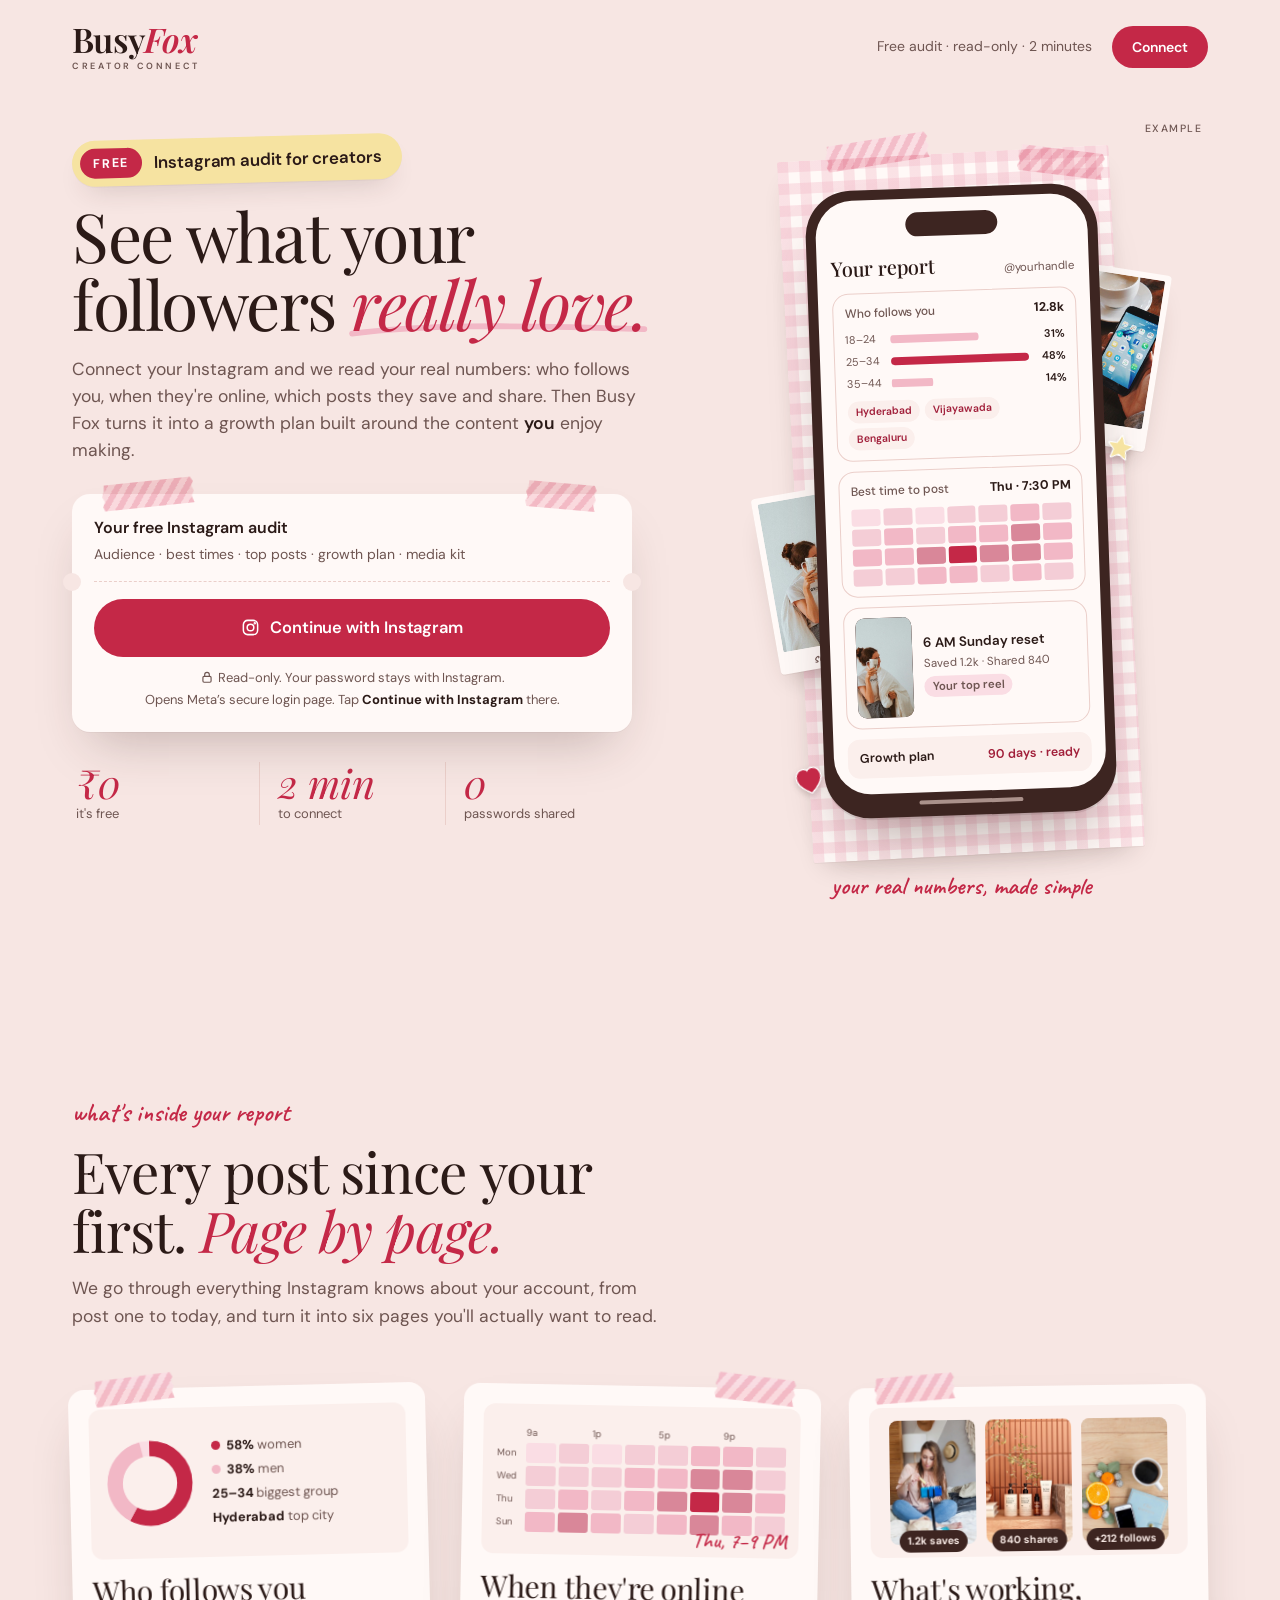
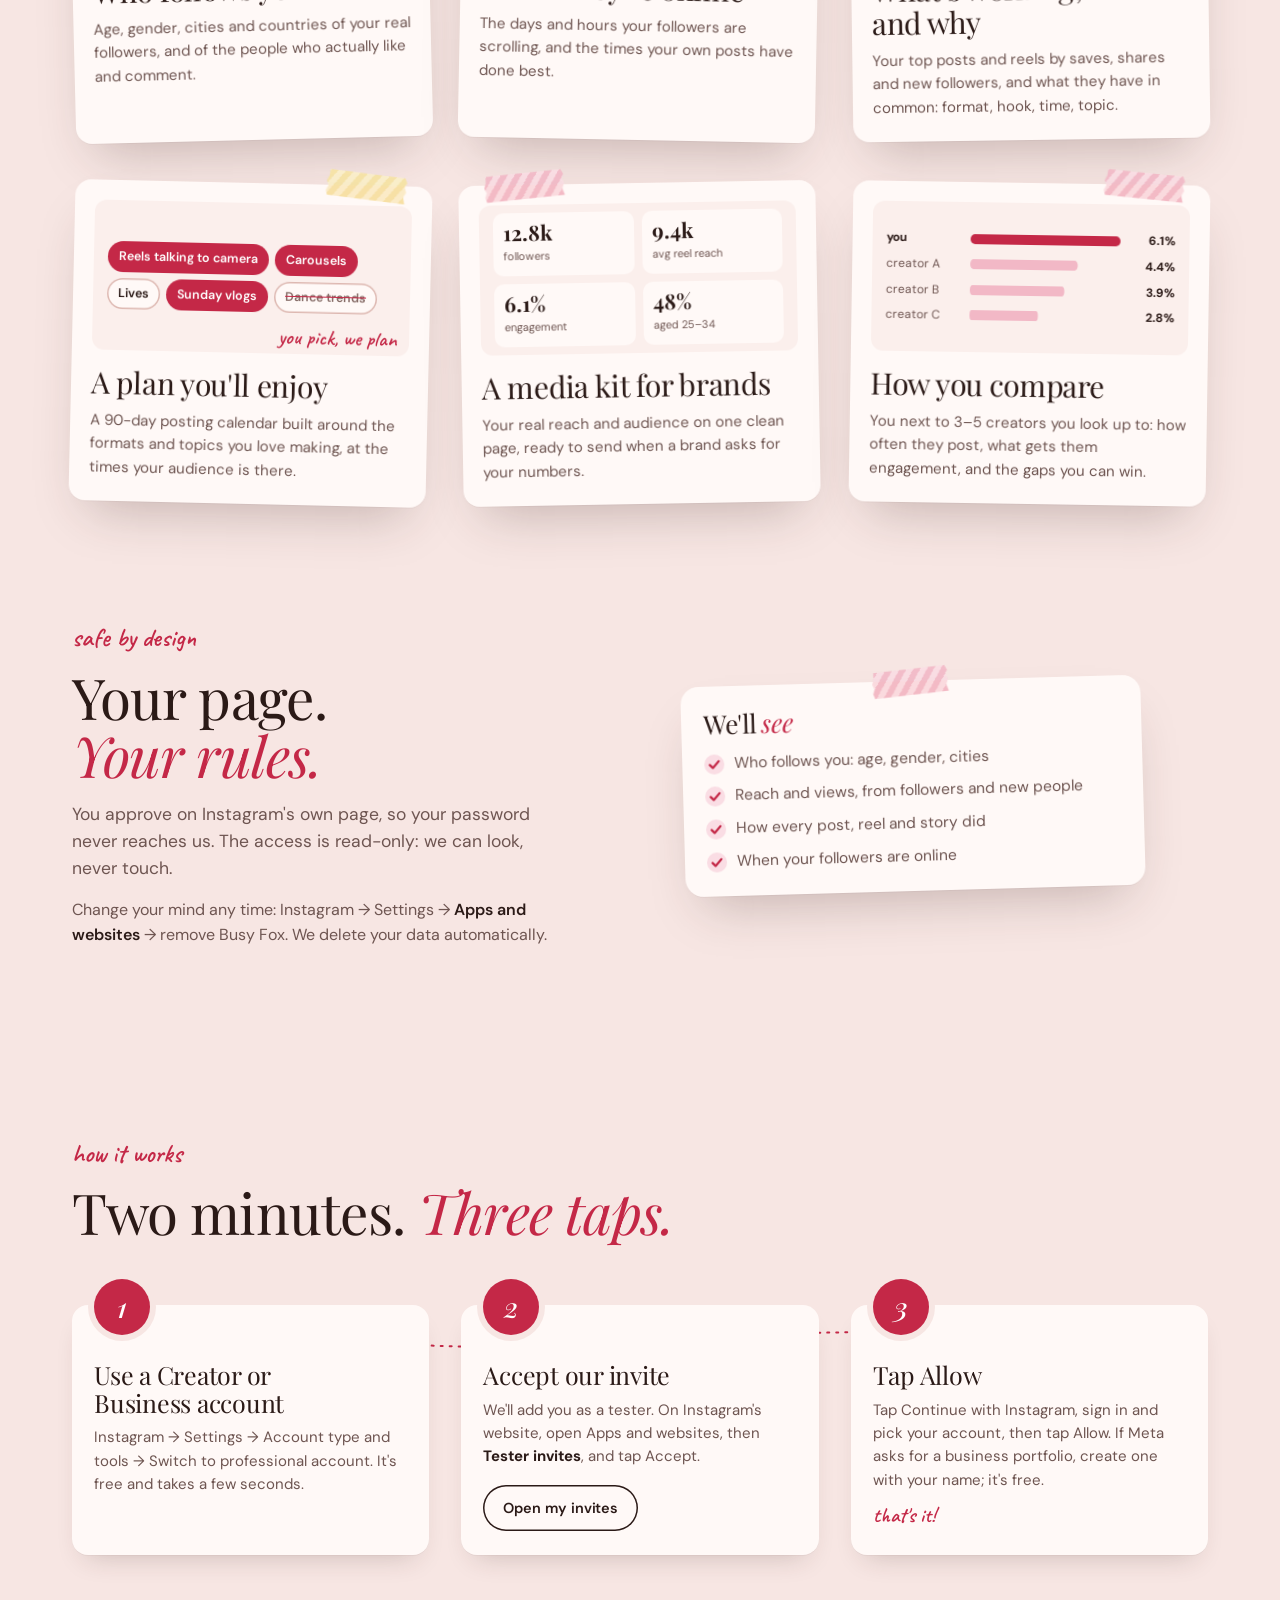
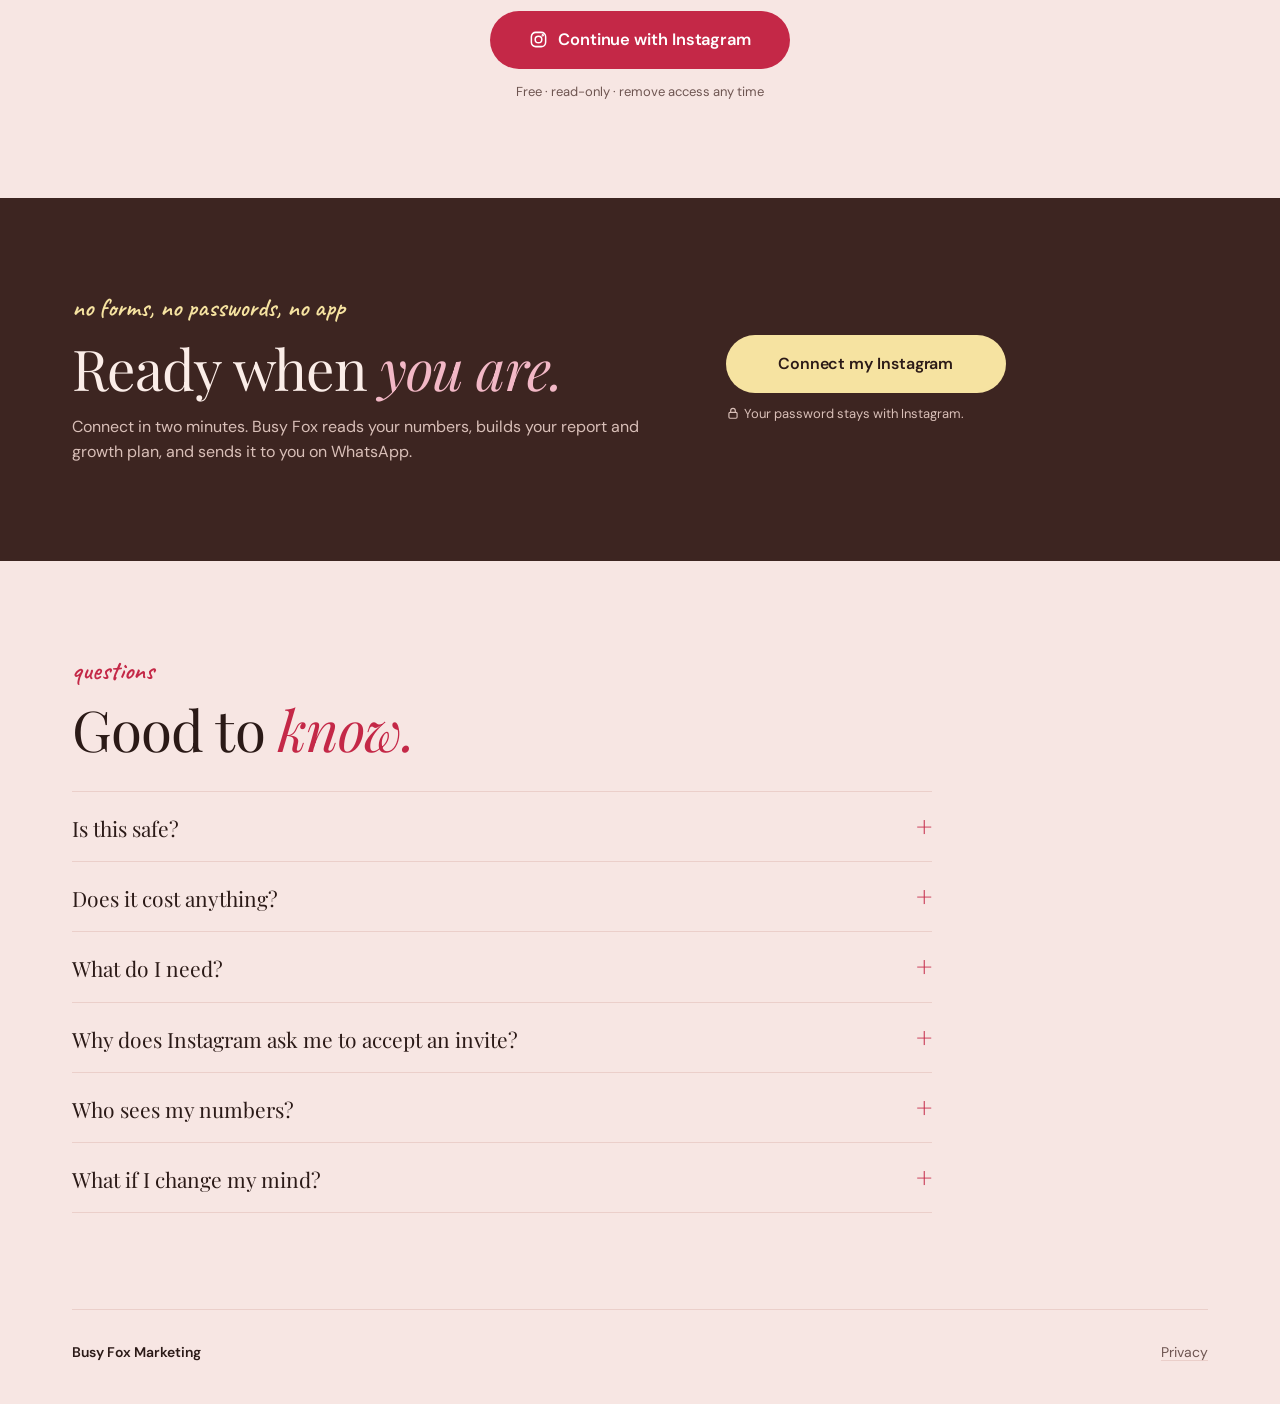
<file: index.html>
<!doctype html>
<html lang="en">
<head>
<meta charset="utf-8">
<meta name="viewport" content="width=device-width, initial-scale=1, viewport-fit=cover">
<title>Free Instagram audit for creators | Busy Fox</title>
<meta name="description" content="Connect your Instagram and see who really follows you, when they're online and which posts they love, plus a growth plan built around what you enjoy making. Free, read-only, two minutes.">
<meta name="robots" content="noindex">
<meta name="theme-color" content="#F7E6E3">
<meta property="og:type" content="website">
<meta property="og:title" content="Free Instagram audit for creators">
<meta property="og:description" content="See what your followers really love, plus a growth plan built around you. Free, read-only, two minutes. Your password stays with Instagram.">
<meta property="og:image" content="https://work.busyfox.in/creator-connect/assets/og.jpg">
<meta property="og:url" content="https://work.busyfox.in/creator-connect/">
<meta name="twitter:card" content="summary_large_image">
<link rel="icon" type="image/png" href="assets/fox.png">
<link rel="preconnect" href="https://fonts.googleapis.com">
<link rel="preconnect" href="https://fonts.gstatic.com" crossorigin>
<link rel="stylesheet" href="https://fonts.googleapis.com/css2?family=Playfair+Display:ital,wght@0,400;0,500;0,600;1,400;1,500;1,600&family=DM+Sans:opsz,wght@9..40,400;9..40,500;9..40,600;9..40,700&family=Caveat:wght@500;600;700&display=swap">
<link rel="stylesheet" href="assets/cc.css">
<style>
/* ---------- hero ---------- */
.badge { align-self: flex-start; display: inline-flex; align-items: center; gap: 12px; margin: 0; padding: 8px 20px 8px 8px; border-radius: 999px; background: var(--butter); color: var(--ink); font: 600 17px/1.2 var(--sans); letter-spacing: -.005em; box-shadow: var(--soft); transform: rotate(-1.5deg); }
.badge b { display: inline-flex; align-items: center; height: 30px; padding: 0 13px; border-radius: 999px; background: var(--cherry); color: #fff; font-size: 12.5px; font-weight: 700; letter-spacing: .14em; text-transform: uppercase; }
@media (max-width: 480px) { .badge { font-size: 15px; gap: 10px; padding: 6px 16px 6px 6px; } .badge b { height: 27px; font-size: 11.5px; padding: 0 11px; } }
.hero { display: grid; grid-template-columns: minmax(0, 1.08fr) minmax(0, .92fr); gap: 48px 64px; padding-block: 8px 104px; align-items: start; }
.hero-l { display: flex; flex-direction: column; gap: 18px; min-width: 0; padding-top: 18px; }
.hero-l .hand { font-size: 27px; }
.ticket { position: relative; max-width: 560px; margin-top: 12px; background: var(--card); border-radius: 18px; padding: 22px; box-shadow: var(--lift); }
.ticket > .tape.t1 { top: -13px; left: 30px; --r: -6deg; --d: .15s; }
.ticket > .tape.t2 { top: -11px; right: 36px; --w: 70px; --r: 5deg; --d: .3s; }
.tk-h { position: relative; padding-bottom: 15px; margin-bottom: 17px; border-bottom: 1.5px dashed var(--line); }
.tk-h b { display: block; font-weight: 600; font-size: 16px; }
.tk-h span { display: block; margin-top: 3px; color: var(--warm); font-size: 14px; }
.tk-h::before, .tk-h::after { content: ''; position: absolute; bottom: -10px; width: 18px; height: 18px; border-radius: 50%; background: var(--paper); }
.tk-h::before { left: -31px; }
.tk-h::after { right: -31px; }
.ticket .btn { width: 100%; height: 58px; font-size: 16.5px; }
.ticket .fine { margin-top: 12px; text-align: center; }
.tiles { display: grid; grid-template-columns: repeat(3, minmax(0, 1fr)); max-width: 560px; margin-top: 12px; }
.tile { display: flex; flex-direction: column; gap: 4px; min-width: 0; padding: 2px 18px; border-left: 1px solid var(--line); }
.tile:first-child { border-left: 0; padding-left: 4px; }
.tile b { font-family: var(--serif); font-style: italic; font-weight: 400; font-size: 40px; line-height: .95; color: var(--cherry); }
.tile span { font-size: 13px; color: var(--warm); line-height: 1.3; }

.stage { position: relative; display: flex; flex-direction: column; align-items: center; padding-top: 34px; min-width: 0; }
.stage > .ex { position: absolute; top: 2px; right: 6px; }
.mat { position: relative; padding: 34px 20px 40px; perspective: 1100px; perspective-origin: 50% 36%; }
.mat::before { content: ''; position: absolute; z-index: 0; inset: 0; border-radius: 3px; background-color: var(--card); background-image: linear-gradient(90deg, var(--gingham) 50%, transparent 50%), linear-gradient(var(--gingham) 50%, transparent 50%); background-size: 22px 22px; transform: rotate(-3deg); box-shadow: var(--soft); }
.mat > .tape.a { top: -14px; left: 9%; --w: 104px; --r: -9deg; --d: .35s; }
.mat > .tape.b { top: -4px; right: 7%; --w: 86px; --r: 7deg; --d: .5s; }
.pol { position: absolute; z-index: 0; width: 132px; padding: 6px 6px 22px; background: var(--card); border-radius: 4px; box-shadow: 0 1px 0 rgba(61, 37, 33, .05), 0 18px 30px -16px rgba(61, 37, 33, .42); transform: rotate(var(--pr)) translateY(var(--py, 0)); }
.pol img { display: block; width: 100%; aspect-ratio: 4 / 5; object-fit: cover; border-radius: 2px; }
.pol figcaption { position: absolute; left: 0; right: 0; bottom: 3px; text-align: center; font: 600 15px/1 var(--hand); color: var(--warm); }
.pol.p1 { left: -70px; top: 318px; --pr: -10deg; }
.pol.p2 { right: -72px; top: 96px; --pr: 9deg; }
.pol.p3 { left: -44px; bottom: 22px; --pr: 6deg; width: 112px; }
.phone { position: relative; z-index: 2; width: 292px; max-width: 100%; display: flex; flex-direction: column; border-radius: 46px; background: var(--cocoa); padding: 10px; box-shadow: 0 2px 0 rgba(43, 26, 23, .1), 0 34px 60px -24px rgba(61, 37, 33, .45); }
.screen { background: var(--card); border-radius: 37px; overflow: hidden; display: flex; flex-direction: column; gap: 10px; padding: 14px 14px 16px; }
.notch { width: 92px; height: 24px; border-radius: 999px; background: var(--cocoa); margin: 0 auto 4px; }
.homebar { width: 104px; height: 4px; border-radius: 4px; background: var(--cream-mute); opacity: .7; margin: 8px auto 2px; }
.scr-top { display: flex; justify-content: space-between; align-items: baseline; gap: 8px; }
.scr-top b { font-family: var(--serif); font-weight: 500; font-size: 20px; letter-spacing: -.01em; }
.scr-top span { font-size: 11.5px; color: var(--warm); }
.item { border: 1px solid var(--line); border-radius: 16px; padding: 10px 11px; display: flex; flex-direction: column; gap: 8px; background: var(--card); }
.it-h { display: flex; justify-content: space-between; align-items: baseline; gap: 8px; font-size: 12px; color: var(--warm); font-weight: 500; }
.it-h em { font-style: normal; font-weight: 700; color: var(--ink); font-size: 12.5px; }
.bars { display: grid; gap: 5px; }
.br { display: grid; grid-template-columns: 38px minmax(0, 1fr) 30px; align-items: center; gap: 7px; font-size: 11px; color: var(--warm); }
.br i { display: block; height: 8px; border-radius: 4px; background: var(--pink); transform-origin: left; transform: scaleX(var(--v)); }
.br:nth-child(2) i { background: var(--cherry); }
.br b { font-weight: 600; color: var(--ink); text-align: right; }
.chips { display: flex; gap: 5px; flex-wrap: wrap; }
.chips span { font-size: 10.5px; font-weight: 600; padding: 3px 8px; border-radius: 999px; background: var(--tint); color: var(--cherry-dark); }
.heat { display: grid; grid-template-columns: repeat(7, minmax(0, 1fr)); gap: 3px; }
.heat i { aspect-ratio: 1.7; border-radius: 3px; background: var(--pink-soft); }
.heat i.l1 { background: #F4CDD6; }
.heat i.l2 { background: var(--pink); }
.heat i.l3 { background: var(--pink-deep); }
.heat i.l4 { background: var(--cherry); }
.item-row { display: flex; gap: 11px; align-items: center; }
.cover { position: relative; overflow: hidden; flex: 0 0 56px; aspect-ratio: 9 / 16; border-radius: 9px; background: var(--cocoa); }
.cover img { position: absolute; inset: 0; width: 100%; height: 100%; object-fit: cover; }
.meta { display: flex; flex-direction: column; gap: 3px; min-width: 0; }
.meta b { font-size: 13.5px; font-weight: 600; line-height: 1.25; }
.meta span { font-size: 11.5px; color: var(--warm); }
.ok { font-size: 11px; font-weight: 600; color: var(--cherry-dark); background: var(--pink-soft); border-radius: 999px; padding: 2px 8px; align-self: flex-start; }
.report { background: var(--tint); border-radius: 12px; padding: 10px 12px; display: flex; justify-content: space-between; align-items: center; font-size: 12.5px; }
.report b { font-weight: 600; }
.report span { color: var(--cherry-dark); font-weight: 600; }
.stk { position: absolute; z-index: 5; pointer-events: none; filter: drop-shadow(0 3px 3px rgba(61, 37, 33, .22)); }
.stk.s1 { width: 36px; height: 36px; left: -4px; bottom: 58px; transform: rotate(-14deg); }
.stk.s2 { width: 30px; height: 30px; right: -8px; top: 40%; transform: rotate(12deg); }
.note { position: absolute; z-index: 5; display: flex; flex-direction: column; gap: 4px; font-family: var(--hand); color: var(--cherry); font-size: 24px; font-weight: 600; line-height: 1.0; width: 124px; }
.note svg { flex: 0 0 auto; stroke: var(--cherry); fill: none; stroke-width: 1.8; stroke-linecap: round; stroke-linejoin: round; }
.note.n1 { left: -158px; top: 96px; align-items: flex-end; text-align: right; }
.note.n2 { right: -160px; top: 330px; }
.note.n3 { right: -160px; top: 540px; }
.mob-note { display: none; margin-top: 18px; text-align: center; font-size: 25px; }
@media (max-width: 1359px) { .note { display: none; } .mob-note { display: block; } }
@media (max-width: 960px) { .hero { grid-template-columns: minmax(0, 1fr); padding-bottom: 72px; } .stage { padding-top: 40px; } }
@media (max-width: 560px) {
	.ticket { padding: 20px 16px 18px; }
	.tk-h::before { left: -25px; } .tk-h::after { right: -25px; }
	.tile { padding: 2px 12px; } .tile b { font-size: 32px; }
	.pol.p1 { left: -30px; top: 300px; width: 100px; } .pol.p2 { right: -32px; top: 80px; width: 100px; } .pol.p3 { display: none; }
	.phone { width: 268px; }
	.hero-l .hand { font-size: 23px; }
	.mob-note { font-size: 23px; }
}
@media (max-width: 380px) { .pol { display: none; } }

/* ---------- what you get ---------- */
.intro { display: flex; flex-direction: column; gap: 16px; max-width: 760px; }
.gets { display: grid; grid-template-columns: repeat(3, minmax(0, 1fr)); gap: 44px 32px; margin-top: 56px; }
.get { position: relative; background: var(--card); border-radius: 16px; padding: 20px 20px 22px; box-shadow: var(--lift); transform: rotate(var(--rot, 0deg)); display: flex; flex-direction: column; gap: 10px; }
.get > .tape { top: -12px; left: 26px; --w: 80px; }
.get:nth-child(even) > .tape { left: auto; right: 26px; --r: 6deg; }
.get h3 { margin-top: 6px; }
.get p { color: var(--warm); font-size: 15px; }
.viz { position: relative; height: 150px; border-radius: 12px; background: var(--tint); padding: 14px; display: flex; flex-direction: column; justify-content: center; gap: 8px; overflow: hidden; }
.viz .hand { position: absolute; right: 12px; bottom: 6px; font-size: 21px; }
.donut { display: flex; align-items: center; gap: 16px; }
.donut svg { width: 92px; height: 92px; flex: 0 0 auto; transform: rotate(-90deg); }
.donut ul { list-style: none; margin: 0; padding: 0; display: grid; gap: 4px; font-size: 13px; color: var(--warm); }
.donut li b { color: var(--ink); }
.donut li i { display: inline-block; width: 9px; height: 9px; border-radius: 50%; margin-right: 6px; vertical-align: 0; }
.vheat { display: grid; grid-template-columns: 26px repeat(8, minmax(0, 1fr)); gap: 3px; font-size: 9.5px; color: var(--warm); align-items: center; }
.vheat i { aspect-ratio: 1.5; border-radius: 3px; background: var(--pink-soft); }
.vheat i.l1 { background: #F4CDD6; } .vheat i.l2 { background: var(--pink); } .vheat i.l3 { background: var(--pink-deep); } .vheat i.l4 { background: var(--cherry); }
.trio { display: flex; gap: 10px; justify-content: center; }
.trio figure { margin: 0; position: relative; width: 31%; max-width: 86px; }
.trio img { display: block; width: 100%; aspect-ratio: 9 / 13; object-fit: cover; border-radius: 8px; }
.trio figcaption { position: absolute; left: 50%; bottom: -8px; transform: translateX(-50%); white-space: nowrap; font-size: 10.5px; font-weight: 700; padding: 3px 8px; border-radius: 999px; background: var(--cocoa); color: var(--cream); }
.picks { display: flex; flex-wrap: wrap; gap: 6px; align-content: center; }
.picks span { font-size: 12.5px; font-weight: 600; padding: 6px 11px; border-radius: 999px; background: var(--card); box-shadow: inset 0 0 0 1.5px var(--field-line); color: var(--ink); }
.picks span.on { background: var(--cherry); color: #fff; box-shadow: none; }
.picks span.off { color: var(--hint); text-decoration: line-through; text-decoration-color: var(--cherry); }
.kit { display: grid; grid-template-columns: 1fr 1fr; gap: 8px; }
.kit div { background: var(--card); border-radius: 10px; padding: 8px 10px; }
.kit b { display: block; font-family: var(--serif); font-size: 21px; line-height: 1.05; }
.kit span { font-size: 11px; color: var(--warm); }
.cmp { display: grid; gap: 7px; }
.cmp .r { display: grid; grid-template-columns: 76px minmax(0, 1fr) 34px; gap: 8px; align-items: center; font-size: 12px; color: var(--warm); }
.cmp .r i { height: 10px; border-radius: 5px; background: var(--pink); transform-origin: left; transform: scaleX(var(--v)); }
.cmp .r.you { color: var(--ink); font-weight: 700; }
.cmp .r.you i { background: var(--cherry); }
.cmp .r b { text-align: right; color: var(--ink); }
@media (max-width: 980px) { .gets { grid-template-columns: repeat(2, minmax(0, 1fr)); } }
@media (max-width: 640px) { .gets { grid-template-columns: minmax(0, 1fr); gap: 40px; margin-top: 44px; } .get { --rot: 0deg !important; } }

/* ---------- your page, your rules ---------- */
.rules { display: grid; grid-template-columns: minmax(0, .9fr) minmax(0, 1.1fr); gap: 48px 64px; align-items: center; }
.rules .txt { display: flex; flex-direction: column; gap: 16px; }
.notes2 { position: relative; display: grid; grid-template-columns: minmax(0, 1fr); max-width: 460px; width: 100%; justify-self: center; }
.notes2 .card { transform: rotate(var(--rot, 0deg)); }
.notes2 .card h3 { margin-bottom: 14px; font-size: 26px; }
.notes2 .card > .tape { top: -12px; left: 50%; margin-left: -38px; --w: 76px; }
@media (max-width: 960px) { .rules { grid-template-columns: minmax(0, 1fr); } }


/* ---------- steps ---------- */
.steps { position: relative; display: grid; grid-template-columns: repeat(3, minmax(0, 1fr)); gap: 32px; margin-top: 64px; counter-reset: s; }
.steps.two { grid-template-columns: repeat(2, minmax(0, 1fr)); max-width: 820px; }
.string { position: absolute; left: 4%; right: 4%; top: 18px; height: 40px; width: 92%; overflow: visible; pointer-events: none; }
.string path { fill: none; stroke: var(--cherry); stroke-width: 2; stroke-dasharray: 2 7; stroke-linecap: round; vector-effect: non-scaling-stroke; }
.step { position: relative; counter-increment: s; background: var(--card); border-radius: 16px; padding: 56px 22px 24px; box-shadow: var(--soft); display: flex; flex-direction: column; gap: 10px; }
.step::before { content: counter(s); position: absolute; top: -26px; left: 22px; width: 56px; height: 56px; border-radius: 50%; background: var(--cherry); color: #fff; display: grid; place-items: center; font: italic 500 28px/1 var(--serif); box-shadow: 0 0 0 6px var(--paper); }
.step h3 { font-size: 25px; }
.step p { color: var(--warm); font-size: 15px; }
.step .btn { align-self: flex-start; margin-top: 6px; }
.step .hand { font-size: 21px; margin-top: 2px; }
.cta-row { display: flex; flex-direction: column; align-items: center; gap: 4px; margin-top: 56px; text-align: center; }
.cta-row .btn { min-width: 300px; height: 58px; font-size: 16.5px; }
@media (max-width: 860px) { .steps, .steps.two { grid-template-columns: minmax(0, 1fr); gap: 48px; max-width: 520px; } .string { display: none; } }
@media (max-width: 420px) { .cta-row .btn { min-width: 0; width: 100%; } }

/* ---------- band ---------- */
.ready { display: grid; grid-template-columns: minmax(0, 1.1fr) minmax(0, .9fr); gap: 32px 64px; align-items: center; }
.ready .txt { display: flex; flex-direction: column; gap: 18px; }
.ready .side { display: flex; flex-direction: column; gap: 12px; align-items: flex-start; }
.ready .btn { min-width: 280px; height: 58px; }
.ready .msg { background: var(--cocoa-2); color: var(--pink-soft); }
@media (max-width: 860px) { .ready { grid-template-columns: minmax(0, 1fr); } .ready .btn { width: 100%; min-width: 0; } }

/* ---------- motion ---------- */
@keyframes phone-in { from { opacity: 0; transform: translateY(40px) rotateX(20deg) rotateY(-16deg) rotate(-4deg); } to { opacity: 1; transform: rotateX(0) rotateY(0) rotate(-2deg); } }
@keyframes pol-in { from { opacity: 0; transform: rotate(0deg) translate(var(--fx, 0), 30px) scale(.9); } to { opacity: 1; transform: rotate(var(--pr)) translateY(var(--py, 0)); } }
@keyframes bar-grow { from { transform: scaleX(0); } }
@keyframes cell-pop { from { opacity: 0; transform: scale(.4); } }
.tilt { position: relative; z-index: 2; }
.phone { transform: rotate(-2deg); }
@media (prefers-reduced-motion: no-preference) {
	.mo .phone { animation: phone-in 1.1s cubic-bezier(.2, .8, .2, 1) .1s backwards; }
	.mo .pol { animation: pol-in .9s cubic-bezier(.2, .8, .2, 1) backwards; }
	.mo .pol.p1 { --fx: 70px; animation-delay: .55s; } .mo .pol.p2 { --fx: -70px; animation-delay: .7s; } .mo .pol.p3 { --fx: 50px; animation-delay: .85s; }
	.mo .br i { animation: bar-grow 1s cubic-bezier(.2, .75, .2, 1) backwards; animation-delay: calc(.8s + var(--bd, 0s)); }
	.mo .heat i.l4 { animation: cell-pop .5s cubic-bezier(.3, .7, .3, 1.6) 1.5s backwards; }
	.mo .tilt { transition: transform .5s cubic-bezier(.2, .8, .2, 1); }
	.note svg path { stroke-dasharray: 1 2; animation: draw .6s cubic-bezier(.5, .1, .3, 1) var(--nd, 1.3s) both; }
	.note.n2 { --nd: 1.6s; } .note.n3 { --nd: 1.9s; }
	.mo .get.in .cmp i, .mo .get.in .br i { animation: bar-grow 1s cubic-bezier(.2, .75, .2, 1) .3s backwards; }
	@media (hover: hover) { .get { transition: transform .4s cubic-bezier(.2, .8, .2, 1), box-shadow .4s; } .get:hover { transform: rotate(0deg) translateY(-4px); } }
}
</style>
</head>
<body>
<script>if (/[?&]still\b/.test(location.search)) document.documentElement.classList.add("still");</script>
<div class="wrap">
	<header class="head">
		<a class="logo" href="https://busyfox.in" aria-label="Busy Fox"><span class="mast">Busy<em>Fox</em></span><span class="sub" aria-hidden="true"><span>C</span><span>R</span><span>E</span><span>A</span><span>T</span><span>O</span><span>R</span><span>&nbsp;</span><span>C</span><span>O</span><span>N</span><span>N</span><span>E</span><span>C</span><span>T</span></span></a>
		<div class="head-r"><span class="when">Free audit · read-only · 2 minutes</span><button class="btn red js-connect" type="button">Connect</button></div>
	</header>

	<main>
	<!-- HERO -->
	<section class="hero pt" data-cta>
		<div class="hero-l">
			<p class="badge"><b>Free</b>Instagram audit for creators</p>
			<h1>See what your followers <em>really love.<svg class="swash" viewBox="0 0 300 30" preserveAspectRatio="none" aria-hidden="true"><path pathLength="1" d="M4 20 C 70 8, 150 6, 296 14"/></svg></em></h1>
			<p class="lede">Connect your Instagram and we read your real numbers: who follows you, when they're online, which posts they save and share. Then Busy Fox turns it into a growth plan built around the content <b style="color:var(--ink);font-weight:600">you</b> enjoy making.</p>

			<div class="ticket">
				<span class="tape t1"></span><span class="tape t2"></span>
				<div class="tk-h"><b>Your free Instagram audit</b><span>Audience · best times · top posts · growth plan · media kit</span></div>
				<button class="btn red js-connect" type="button">
					<svg viewBox="0 0 24 24" fill="none" stroke="currentColor" stroke-width="1.9" stroke-linecap="round" stroke-linejoin="round" aria-hidden="true"><rect x="3" y="3" width="18" height="18" rx="5.5"/><circle cx="12" cy="12" r="4.2"/><circle cx="17.4" cy="6.6" r=".6" fill="currentColor"/></svg>
					Continue with Instagram
				</button>
				<p class="msg" role="status" aria-live="polite"></p>
				<p class="fine"><svg viewBox="0 0 24 24" aria-hidden="true"><rect x="5" y="11" width="14" height="10" rx="2"/><path d="M8 11V8a4 4 0 0 1 8 0v3"/></svg>Read-only. Your password stays with Instagram.</p>
				<p class="fine" style="margin-top:4px">Opens Meta’s secure login page. Tap <b style="color:var(--ink)">Continue with Instagram</b> there.</p>
			</div>

			<div class="tiles">
				<div class="tile"><b>₹0</b><span>it's free</span></div>
				<div class="tile"><b>2 min</b><span>to connect</span></div>
				<div class="tile"><b>0</b><span>passwords shared</span></div>
			</div>
		</div>

		<div class="stage" aria-hidden="true">
			<span class="ex">Example</span>
			<div class="mat">
				<span class="tape a"></span><span class="tape b"></span>
				<figure class="pol p1"><img src="assets/img/sunday-reset-mug.jpg" alt="" loading="eager"><figcaption>sunday reset</figcaption></figure>
				<figure class="pol p2"><img src="assets/img/cafe-table-phone.jpg" alt=""><figcaption>café hop</figcaption></figure>
				<div class="tilt">
				<div class="phone">
					<div class="screen">
						<div class="notch"></div>
						<div class="scr-top"><b>Your report</b><span>@yourhandle</span></div>
						<div class="item">
							<div class="it-h"><span>Who follows you</span><em>12.8k</em></div>
							<div class="bars">
								<div class="br"><span>18–24</span><i style="--v:.64;--bd:.0s"></i><b>31%</b></div>
								<div class="br"><span>25–34</span><i style="--v:1;--bd:.12s"></i><b>48%</b></div>
								<div class="br"><span>35–44</span><i style="--v:.3;--bd:.24s"></i><b>14%</b></div>
							</div>
							<div class="chips"><span>Hyderabad</span><span>Vijayawada</span><span>Bengaluru</span></div>
						</div>
						<div class="item">
							<div class="it-h"><span>Best time to post</span><em>Thu · 7:30 PM</em></div>
							<div class="heat">
								<i></i><i class="l1"></i><i></i><i class="l1"></i><i class="l1"></i><i class="l2"></i><i class="l1"></i>
								<i class="l1"></i><i class="l2"></i><i class="l1"></i><i class="l2"></i><i class="l2"></i><i class="l3"></i><i class="l2"></i>
								<i class="l2"></i><i class="l2"></i><i class="l3"></i><i class="l4"></i><i class="l3"></i><i class="l3"></i><i class="l2"></i>
								<i class="l1"></i><i class="l1"></i><i class="l2"></i><i class="l2"></i><i class="l1"></i><i class="l2"></i><i class="l1"></i>
							</div>
						</div>
						<div class="item">
							<div class="item-row">
								<div class="cover"><img src="assets/img/sunday-reset-mug.jpg" alt=""></div>
								<div class="meta"><b>6 AM Sunday reset</b><span>Saved 1.2k · Shared 840</span><span class="ok">Your top reel</span></div>
							</div>
						</div>
						<div class="report"><b>Growth plan</b><span>90 days · ready</span></div>
					</div>
					<div class="homebar"></div>
				</div>
				</div>
				<svg class="stk s1" viewBox="0 0 40 40"><path d="M20 35s-13-8.2-13-17.3C7 12.5 10.6 9 15 9c2.4 0 4 1.2 5 2.9C21 10.2 22.6 9 25 9c4.4 0 8 3.5 8 8.7C33 26.8 20 35 20 35z" fill="#C42847" stroke="#fff" stroke-width="3" paint-order="stroke"/></svg>
				<svg class="stk s2" viewBox="0 0 40 40"><path d="M20 4l4.6 10 10.9 1.2-8.1 7.4 2.3 10.8L20 27.8 10.3 33.4l2.3-10.8-8.1-7.4L15.4 14z" fill="#F6E3A1" stroke="#fff" stroke-width="3" stroke-linejoin="round" paint-order="stroke"/></svg>
				<div class="note n1">who really follows you<svg width="64" height="40" viewBox="0 0 64 40"><path pathLength="1" d="M4 6 C 22 6, 40 14, 56 32"/><path pathLength="1" d="M56 32 l-9 -2 M56 32 l-1 -9"/></svg></div>
				<div class="note n2"><svg width="60" height="36" viewBox="0 0 60 36"><path pathLength="1" d="M56 30 C 40 30, 20 22, 6 8"/><path pathLength="1" d="M6 8 l1 9 M6 8 l9 1"/></svg>your best hour to post</div>
				<div class="note n3"><svg width="60" height="36" viewBox="0 0 60 36"><path pathLength="1" d="M56 30 C 40 28, 22 20, 6 6"/><path pathLength="1" d="M6 6 l1 9 M6 6 l9 1"/></svg>and why this one worked</div>
			</div>
			<p class="hand mob-note" aria-hidden="true">your real numbers, made simple</p>
		</div>
	</section>

	<!-- WHAT YOU GET -->
	<section id="get">
		<div class="intro">
			<p class="hand">what's inside your report</p>
			<h2>Every post since your first. <em>Page by page.</em></h2>
			<p class="lede">We go through everything Instagram knows about your account, from post one to today, and turn it into six pages you'll actually want to read.</p>
		</div>
		<div class="gets">
			<article class="get" data-in style="--rot:-1.4deg">
				<span class="tape" style="--r:-6deg"></span>
				<div class="viz">
					<div class="donut">
						<svg viewBox="0 0 42 42" aria-hidden="true"><circle cx="21" cy="21" r="15.9" fill="none" stroke="#FADDE4" stroke-width="7"/><circle cx="21" cy="21" r="15.9" fill="none" stroke="#C42847" stroke-width="7" stroke-dasharray="58 42"/><circle cx="21" cy="21" r="15.9" fill="none" stroke="#F2B8C6" stroke-width="7" stroke-dasharray="38 62" stroke-dashoffset="-58"/></svg>
						<ul><li><i style="background:#C42847"></i><b>58%</b> women</li><li><i style="background:#F2B8C6"></i><b>38%</b> men</li><li><b>25–34</b> biggest group</li><li><b>Hyderabad</b> top city</li></ul>
					</div>
				</div>
				<h3>Who follows you</h3>
				<p>Age, gender, cities and countries of your real followers, and of the people who actually like and comment.</p>
			</article>

			<article class="get" data-in style="--rot:1.1deg;--dl:.08s">
				<span class="tape"></span>
				<div class="viz">
					<div class="vheat" aria-hidden="true">
						<span></span><span>9a</span><span></span><span>1p</span><span></span><span>5p</span><span></span><span>9p</span><span></span>
						<span>Mon</span><i></i><i class="l1"></i><i></i><i class="l1"></i><i class="l1"></i><i class="l2"></i><i class="l2"></i><i class="l1"></i>
						<span>Wed</span><i class="l1"></i><i class="l1"></i><i class="l1"></i><i class="l2"></i><i class="l2"></i><i class="l3"></i><i class="l3"></i><i class="l1"></i>
						<span>Thu</span><i class="l1"></i><i class="l2"></i><i class="l1"></i><i class="l2"></i><i class="l3"></i><i class="l4"></i><i class="l3"></i><i class="l2"></i>
						<span>Sun</span><i class="l2"></i><i class="l3"></i><i class="l2"></i><i class="l1"></i><i class="l2"></i><i class="l3"></i><i class="l2"></i><i class="l1"></i>
					</div>
					<span class="hand">Thu, 7–9 PM</span>
				</div>
				<h3>When they're online</h3>
				<p>The days and hours your followers are scrolling, and the times your own posts have done best.</p>
			</article>

			<article class="get" data-in style="--rot:-.8deg;--dl:.16s">
				<span class="tape" style="--r:-4deg"></span>
				<div class="viz">
					<div class="trio">
						<figure><img src="assets/img/creator-tripod.jpg" alt="" loading="lazy"><figcaption>1.2k saves</figcaption></figure>
						<figure><img src="assets/img/skincare-shelf.jpg" alt="" loading="lazy"><figcaption>840 shares</figcaption></figure>
						<figure><img src="assets/img/flatlay-phone-coffee.jpg" alt="" loading="lazy"><figcaption>+212 follows</figcaption></figure>
					</div>
				</div>
				<h3>What's working, and why</h3>
				<p>Your top posts and reels by saves, shares and new followers, and what they have in common: format, hook, time, topic.</p>
			</article>

			<article class="get" data-in style="--rot:1.3deg">
				<span class="tape butter"></span>
				<div class="viz">
					<div class="picks"><span class="on">Reels talking to camera</span><span class="on">Carousels</span><span>Lives</span><span class="on">Sunday vlogs</span><span class="off">Dance trends</span></div>
					<span class="hand">you pick, we plan</span>
				</div>
				<h3>A plan you'll enjoy</h3>
				<p>A 90-day posting calendar built around the formats and topics you love making, at the times your audience is there.</p>
			</article>

			<article class="get" data-in style="--rot:-1deg;--dl:.08s">
				<span class="tape"></span>
				<div class="viz">
					<div class="kit"><div><b>12.8k</b><span>followers</span></div><div><b>9.4k</b><span>avg reel reach</span></div><div><b>6.1%</b><span>engagement</span></div><div><b>48%</b><span>aged 25–34</span></div></div>
				</div>
				<h3>A media kit for brands</h3>
				<p>Your real reach and audience on one clean page, ready to send when a brand asks for your numbers.</p>
			</article>

			<article class="get" data-in style="--rot:.9deg;--dl:.16s">
				<span class="tape" style="--r:5deg"></span>
				<div class="viz">
					<div class="cmp">
						<div class="r you"><span>you</span><i style="--v:.92"></i><b>6.1%</b></div>
						<div class="r"><span>creator A</span><i style="--v:.66"></i><b>4.4%</b></div>
						<div class="r"><span>creator B</span><i style="--v:.58"></i><b>3.9%</b></div>
						<div class="r"><span>creator C</span><i style="--v:.42"></i><b>2.8%</b></div>
					</div>
				</div>
				<h3>How you compare</h3>
				<p>You next to 3–5 creators you look up to: how often they post, what gets them engagement, and the gaps you can win.</p>
			</article>
		</div>
	</section>

	<!-- YOUR PAGE, YOUR RULES -->
	<section class="pt">
		<div class="rules">
			<div class="txt">
				<p class="hand">safe by design</p>
				<h2>Your page. <em>Your rules.</em></h2>
				<p class="lede">You approve on Instagram's own page, so your password never reaches us. The access is read-only: we can look, never touch.</p>
				<p class="body">Change your mind any time: Instagram → Settings → <b>Apps and websites</b> → remove Busy Fox. We delete your data automatically.</p>
			</div>
			<div class="notes2">
				<div class="card" data-in style="--rot:-1.6deg">
					<span class="tape"></span>
					<h3>We'll <em>see</em></h3>
					<ul class="ticks">
						<li>Who follows you: age, gender, cities</li>
						<li>Reach and views, from followers and new people</li>
						<li>How every post, reel and story did</li>
						<li>When your followers are online</li>
					</ul>
				</div>
			</div>
		</div>
	</section>

	<!-- STEPS -->
	<section id="how" data-cta>
		<div class="intro">
			<p class="hand">how it works</p>
			<h2>Two minutes. <em id="tap-count">Three taps.</em></h2>
		</div>
		<div class="steps" id="steps">
			<svg class="string" viewBox="0 0 1000 40" preserveAspectRatio="none" aria-hidden="true"><path d="M0 22 C 160 4, 330 36, 500 20 S 840 6, 1000 22"/></svg>
			<div class="step" data-in>
				<h3>Use a Creator or Business account</h3>
				<p>Instagram → Settings → Account type and tools → Switch to professional account. It's free and takes a few seconds.</p>
			</div>
			<div class="step" data-in style="--dl:.1s" id="tester-step">
				<h3>Accept our invite</h3>
				<p>We'll add you as a tester. On Instagram's website, open Apps and websites, then <b style="color:var(--ink)">Tester invites</b>, and tap Accept.</p>
				<a class="btn line" href="https://www.instagram.com/accounts/manage_access/" target="_blank" rel="noopener">Open my invites</a>
			</div>
			<div class="step" data-in style="--dl:.2s">
				<h3>Tap Allow</h3>
				<p>Tap Continue with Instagram, sign in and pick your account, then tap Allow. If Meta asks for a business portfolio, create one with your name; it's free.</p>
				<span class="hand">that's it!</span>
			</div>
		</div>
		<div class="cta-row">
			<button class="btn red js-connect" type="button">
				<svg viewBox="0 0 24 24" fill="none" stroke="currentColor" stroke-width="1.9" stroke-linecap="round" stroke-linejoin="round" aria-hidden="true"><rect x="3" y="3" width="18" height="18" rx="5.5"/><circle cx="12" cy="12" r="4.2"/><circle cx="17.4" cy="6.6" r=".6" fill="currentColor"/></svg>
				Continue with Instagram
			</button>
			<p class="msg" role="status" aria-live="polite"></p>
			<p class="fine" style="margin-top:10px">Free · read-only · remove access any time</p>
		</div>
	</section>
	</main>
</div>

<!-- BAND -->
<section class="band" data-cta>
	<div class="wrap ready">
		<div class="txt">
			<p class="hand">no forms, no passwords, no app</p>
			<h2>Ready when <em>you are.</em></h2>
			<p class="body">Connect in two minutes. Busy Fox reads your numbers, builds your report and growth plan, and sends it to you on WhatsApp.</p>
		</div>
		<div class="side">
			<button class="btn butter js-connect" type="button">Connect my Instagram</button>
			<p class="msg" role="status" aria-live="polite"></p>
			<p class="fine"><svg viewBox="0 0 24 24" aria-hidden="true"><rect x="5" y="11" width="14" height="10" rx="2"/><path d="M8 11V8a4 4 0 0 1 8 0v3"/></svg>Your password stays with Instagram.</p>
		</div>
	</div>
</section>

<div class="wrap">
	<section>
		<div class="intro"><p class="hand">questions</p><h2>Good to <em>know.</em></h2></div>
		<div class="faq">
			<details><summary>Is this safe?</summary><p>Yes. You approve on Instagram's own page, not ours, and Instagram gives us read-only access. We can't post, comment, like, follow or read your messages, and we never see your password.</p></details>
			<details><summary>Does it cost anything?</summary><p>No. The report is free. If you'd like Busy Fox to help you grow after that, we'll talk about it on WhatsApp. No pressure.</p></details>
			<details><summary>What do I need?</summary><p>A Creator or Business Instagram account (switching is free in Settings). Audience details like age and cities show once you have 100 or more followers.</p></details>
			<details><summary>Why does Instagram ask me to accept an invite?</summary><p>Our Instagram app is new, so for now Instagram asks each creator to accept a short tester invite before connecting. It takes one tap on Instagram's website.</p></details>
			<details><summary>Who sees my numbers?</summary><p>Only the Busy Fox team working on your report. We share the report with you through a private link. We never sell your data or show it to brands without your yes.</p></details>
			<details><summary>What if I change my mind?</summary><p>Remove Busy Fox in Instagram → Settings → Apps and websites, or message us. We delete your saved data automatically. Read our <a href="privacy/">privacy notice</a>.</p></details>
		</div>
	</section>

	<footer class="foot">
		<span><b>Busy Fox Marketing</b></span>
		<span><a href="privacy/">Privacy</a></span>
	</footer>
</div>

<script src="assets/config.js"></script>
<script>
(function () {
	var cc = window.CC || {};
	var $$ = function (s) { return [].slice.call(document.querySelectorAll(s)); };

	// tester step only while Meta reviews the app
	if (cc.testerStep === false) {
		document.getElementById('tester-step').remove();
		document.getElementById('steps').classList.add('two');
		document.getElementById('tap-count').textContent = 'Two taps.';
		$$('details').forEach(function (d) { if (/invite/.test(d.textContent)) d.remove(); });
	}

	// connect
	var q = new URLSearchParams(location.search);
	var ref = (q.get('ref') || q.get('for') || '').slice(0, 60);
	var mode = /^(dm|post)$/.test(q.get('mode') || '') ? q.get('mode') : ''; // ?mode=dm adds comment auto-replies, ?mode=post adds posting
	var label = new Map();
	function say(btn, text) {
		var box = btn.closest('[data-cta]'), m = box && box.querySelector('.msg');
		if (m) { m.textContent = text; m.classList.add('show'); }
	}
	function reset(btn) { btn.disabled = false; btn.innerHTML = label.get(btn); }
	$$('.js-connect').forEach(function (btn) {
		label.set(btn, btn.innerHTML);
		btn.addEventListener('click', function () {
			$$('.msg').forEach(function (m) { m.classList.remove('show'); });
			if (!btn.closest('[data-cta]')) { document.querySelector('.ticket .js-connect').click(); return; }
			btn.disabled = true; btn.textContent = 'Opening Instagram…';
			fetch(cc.api + '/start?ref=' + encodeURIComponent(ref) + (mode ? '&mode=' + mode : ''))
				.then(function (r) { return r.json(); })
				.then(function (d) {
					if (d.ok && d.url) { location.href = d.url; return; }
					say(btn, d.error === 'not_configured' ? 'This link isn’t switched on yet. Busy Fox will message you when it’s ready.' : 'We couldn’t open Instagram. Please try again in a minute.');
					reset(btn);
				})
				.catch(function () { say(btn, 'No connection. Check your internet and try again.'); reset(btn); });
		});
	});
	window.addEventListener('pageshow', function () { $$('.js-connect').forEach(reset); }); // back button from Instagram

	// motion: cards drop in as they arrive; the phone leans toward the pointer (desktop) and with scroll
	var reduce = matchMedia('(prefers-reduced-motion: reduce)').matches || /[?&]still\b/.test(location.search);
	if (reduce || !('IntersectionObserver' in window) || innerHeight > 1600 || document.visibilityState !== 'visible') return; // background tabs and full-page renders stay static
	document.documentElement.classList.add('mo');
	var io = new IntersectionObserver(function (es) {
		es.forEach(function (e) { if (e.isIntersecting) { e.target.classList.add('in'); io.unobserve(e.target); } });
	}, { rootMargin: '0px 0px -12% 0px' });
	$$('[data-in]').forEach(function (el) { io.observe(el); });

	var tilt = document.querySelector('.tilt'), stage = document.querySelector('.stage');
	var px = 0, py = 0, sy = 0, raf = 0;
	function paint() { raf = 0; tilt.style.transform = 'rotateY(' + (px * 7) + 'deg) rotateX(' + (-py * 6 + sy * 8) + 'deg) translateY(' + (sy * -18) + 'px)'; }
	function ask() { if (!raf) raf = requestAnimationFrame(paint); }
	if (matchMedia('(hover: hover) and (pointer: fine)').matches) {
		stage.addEventListener('pointermove', function (e) { var r = stage.getBoundingClientRect(); px = (e.clientX - r.left) / r.width - .5; py = (e.clientY - r.top) / r.height - .5; ask(); });
		stage.addEventListener('pointerleave', function () { px = py = 0; ask(); });
	}
	addEventListener('scroll', function () { sy = Math.max(0, Math.min(1, scrollY / (innerHeight * .9))); ask(); }, { passive: true });
})();
</script>
</body>
</html>
</file>
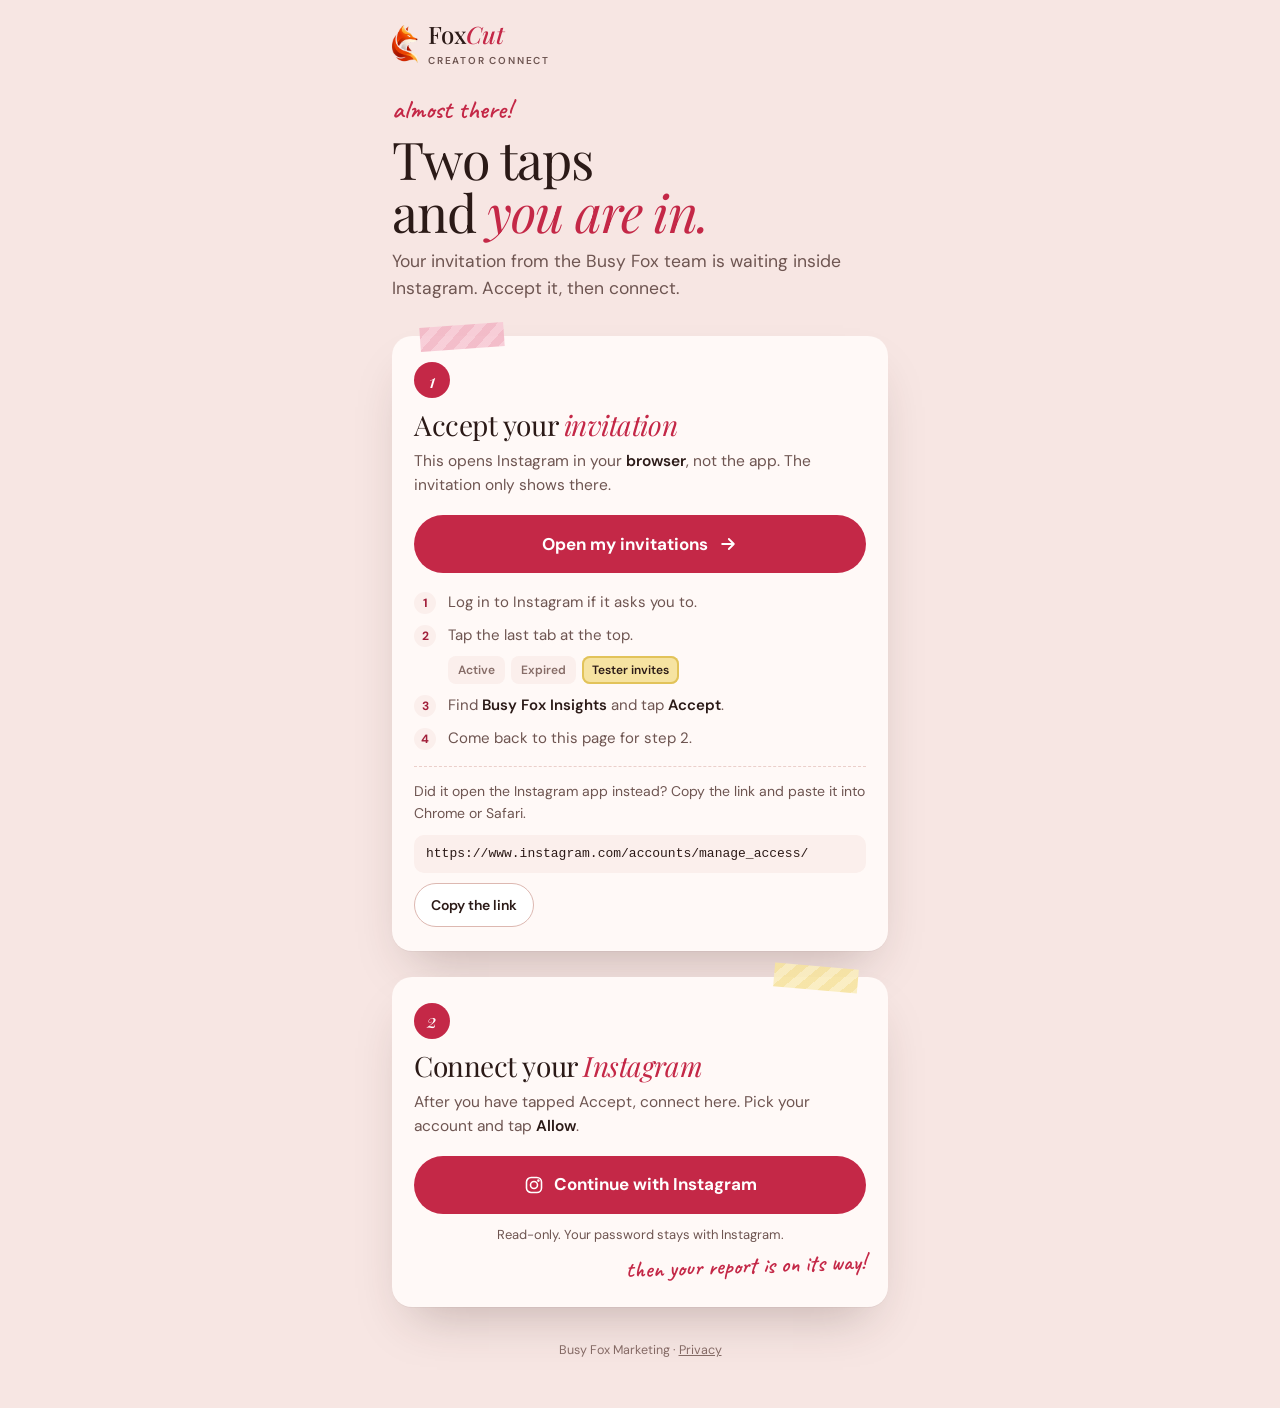
<file: accept/index.html>
<!doctype html>
<html lang="en">
<head>
<meta charset="utf-8">
<meta name="viewport" content="width=device-width, initial-scale=1, viewport-fit=cover">
<title>Accept your invitation | Creator Connect</title>
<meta name="description" content="Two taps: accept your Creator Connect invitation, then connect your Instagram.">
<meta name="robots" content="noindex">
<meta name="theme-color" content="#F7E6E3">
<link rel="icon" type="image/png" href="../assets/fox.png">
<link rel="preconnect" href="https://fonts.googleapis.com">
<link rel="preconnect" href="https://fonts.gstatic.com" crossorigin>
<link rel="stylesheet" href="https://fonts.googleapis.com/css2?family=Playfair+Display:ital,wght@0,400;0,500;1,400;1,500&family=DM+Sans:opsz,wght@9..40,400;9..40,500;9..40,600;9..40,700&family=Caveat:wght@500;600;700&display=swap">
<link rel="stylesheet" href="../assets/cc.css">
<style>
body { padding-bottom: 48px; }
.top { display: flex; align-items: center; gap: 10px; padding-block: 22px 8px; }
.top img { width: 26px; height: auto; }
.top b { font: 500 24px/1 var(--serif); letter-spacing: -.01em; }
.top b i { color: var(--cherry); }
.top span { display: block; font: 600 10px/1 var(--sans); letter-spacing: .18em; text-transform: uppercase; color: var(--warm); margin-top: 4px; }
.narrow { max-width: 560px; }
.intro { padding-block: 22px 8px; display: flex; flex-direction: column; gap: 10px; }
.intro h1 { font-size: clamp(36px, 9vw, 52px); }
.step { position: relative; background: var(--card); border-radius: 20px; padding: 26px 22px 24px; box-shadow: var(--lift); margin-top: 26px; }
.step > .tape-s { position: absolute; top: -11px; left: 28px; width: 84px; height: 24px; background: repeating-linear-gradient(135deg, var(--pink) 0 8px, #F7CBD6 8px 16px); opacity: .92; transform: rotate(-4deg); }
.step.b > .tape-s { left: auto; right: 30px; transform: rotate(5deg); background: repeating-linear-gradient(135deg, var(--butter) 0 8px, #FAEDBF 8px 16px); }
.n { display: inline-flex; align-items: center; justify-content: center; width: 36px; height: 36px; border-radius: 50%; background: var(--cherry); color: #fff; font: italic 500 19px/1 var(--serif); margin-bottom: 12px; }
.step h2 { font-size: 28px; line-height: 1.1; margin-bottom: 8px; }
.step p.body { font-size: 15.5px; }
.go { display: flex; align-items: center; justify-content: center; gap: 10px; width: 100%; min-height: 58px; margin-top: 18px; padding: 0 22px; border: 0; border-radius: 999px; background: var(--cherry); color: #fff; font: 700 17px/1.2 var(--sans); text-decoration: none; cursor: pointer; -webkit-tap-highlight-color: transparent; }
.go:active { background: var(--cherry-dark); }
.go[disabled] { opacity: .7; }
.go svg { width: 20px; height: 20px; flex: 0 0 auto; }
.see { margin: 18px 0 0; padding: 0; list-style: none; counter-reset: s; display: grid; gap: 10px; }
.see li { counter-increment: s; display: grid; grid-template-columns: 24px 1fr; gap: 10px; font-size: 15px; color: var(--warm); }
.see li::before { content: counter(s); width: 22px; height: 22px; border-radius: 50%; background: var(--tint); color: var(--cherry-dark); font: 700 12px/22px var(--sans); text-align: center; margin-top: 1px; }
.see b { color: var(--ink); font-weight: 600; }
.tabs { display: flex; gap: 6px; margin-top: 8px; font: 600 12px/1 var(--sans); }
.tabs i { font-style: normal; padding: 8px 10px; border-radius: 8px; background: var(--tint); color: var(--hint); white-space: nowrap; }
.tabs i.on { background: var(--butter); color: var(--ink); box-shadow: 0 0 0 2px var(--butter-deep) inset; }
.alt { margin-top: 16px; padding-top: 14px; border-top: 1.5px dashed var(--line); font-size: 14px; color: var(--warm); }
.alt button { margin-top: 10px; min-height: 44px; padding: 0 16px; border: 1.5px solid var(--field-line); border-radius: 999px; background: var(--field); color: var(--ink); font: 600 14px/1 var(--sans); cursor: pointer; }
.linkbox { display: block; margin-top: 10px; padding: 10px 12px; border-radius: 10px; background: var(--tint); font: 500 13px/1.4 ui-monospace, Menlo, monospace; color: var(--ink); overflow-wrap: anywhere; -webkit-user-select: all; user-select: all; }
.step .msg { text-align: left; }
.step .fine { margin-top: 12px; text-align: center; }
.hand.note { display: block; margin-top: 14px; text-align: right; transform: rotate(-2deg); font-size: 23px; }
.dim { opacity: .55; }
footer { margin-top: 34px; text-align: center; font-size: 12.5px; color: var(--hint); }
footer a { color: var(--hint); }
</style>
</head>
<body>
<div class="wrap narrow">
	<header class="top"><img src="../assets/fox.png" alt="" width="26" height="38"><div><b>Fox<i>Cut</i></b><span>Creator Connect</span></div></header>

	<div class="intro">
		<p class="hand" id="hi">almost there!</p>
		<h1>Two taps and <em>you are in.</em></h1>
		<p class="lede">Your invitation from the Busy Fox team is waiting inside Instagram. Accept it, then connect.</p>
	</div>

	<section class="step" id="s1">
		<span class="tape-s" aria-hidden="true"></span>
		<span class="n">1</span>
		<h2>Accept your <em>invitation</em></h2>
		<p class="body">This opens Instagram in your <b>browser</b>, not the app. The invitation only shows there.</p>
		<a class="go" id="open" href="https://www.instagram.com/accounts/manage_access/#weblink" target="_blank" rel="noopener">Open my invitations <svg viewBox="0 0 24 24" fill="none" stroke="currentColor" stroke-width="2.2" stroke-linecap="round" stroke-linejoin="round" aria-hidden="true"><path d="M5 12h14M13 6l6 6-6 6"/></svg></a>
		<ol class="see">
			<li><span>Log in to Instagram if it asks you to.</span></li>
			<li><span>Tap the last tab at the top.<span class="tabs" aria-hidden="true"><i>Active</i><i>Expired</i><i class="on">Tester invites</i></span></span></li>
			<li><span>Find <b>Busy Fox Insights</b> and tap <b>Accept</b>.</span></li>
			<li><span>Come back to this page for step 2.</span></li>
		</ol>
		<div class="alt">
			<span>Did it open the Instagram app instead? Copy the link and paste it into Chrome or Safari.</span>
			<span class="linkbox" id="link">https://www.instagram.com/accounts/manage_access/</span>
			<button type="button" id="copy">Copy the link</button>
		</div>
	</section>

	<section class="step b" id="s2" data-cta>
		<span class="tape-s" aria-hidden="true"></span>
		<span class="n">2</span>
		<h2>Connect your <em>Instagram</em></h2>
		<p class="body">After you have tapped Accept, connect here. Pick your account and tap <b>Allow</b>.</p>
		<button class="go" id="connect" type="button"><svg viewBox="0 0 24 24" fill="none" stroke="currentColor" stroke-width="1.9" stroke-linecap="round" stroke-linejoin="round" aria-hidden="true"><rect x="3" y="3" width="18" height="18" rx="5.5"/><circle cx="12" cy="12" r="4.2"/><circle cx="17.3" cy="6.7" r=".6" fill="currentColor"/></svg>Continue with Instagram</button>
		<p class="msg" id="msg" role="status" aria-live="polite"></p>
		<p class="fine">Read-only. Your password stays with Instagram.</p>
		<span class="hand note" aria-hidden="true">then your report is on its way!</span>
	</section>

	<footer>Busy Fox Marketing · <a href="../privacy/">Privacy</a></footer>
</div>

<script src="../assets/config.js"></script>
<script>
(function () {
	'use strict';
	var $ = function (id) { return document.getElementById(id); };
	var q = new URLSearchParams(location.search);
	var who = String(q.get('for') || '').replace(/[^\p{L}\p{M} .'-]/gu, '').trim().slice(0, 24);
	if (who) $('hi').textContent = 'almost there, ' + who + '!';

	// Instagram's app grabs instagram.com links on phones, and the app has no invitations screen.
	// iPhone: Instagram itself leaves links ending in #weblink to the browser. Android: ask for Chrome by name, with the plain link as a fallback.
	var WEB = 'https://www.instagram.com/accounts/manage_access/', ua = navigator.userAgent || '';
	var open = $('open');
	if (/Android/i.test(ua)) open.href = 'intent://www.instagram.com/accounts/manage_access/#Intent;scheme=https;package=com.android.chrome;S.browser_fallback_url=' + encodeURIComponent(WEB + '#weblink') + ';end';
	else open.href = WEB + '#weblink';
	if (/Android/i.test(ua)) open.removeAttribute('target');

	$('copy').addEventListener('click', function () {
		var b = this, done = function () { b.textContent = 'Copied. Now paste it in your browser'; };
		if (navigator.clipboard && navigator.clipboard.writeText) navigator.clipboard.writeText(WEB).then(done, pick); else pick();
		function pick() { var r = document.createRange(); r.selectNodeContents($('link')); var s = getSelection(); s.removeAllRanges(); s.addRange(r); b.textContent = 'Selected. Press and hold to copy'; }
	});

	// step 2 comes forward once she has been away and come back
	var left = false, s2 = $('s2');
	open.addEventListener('click', function () { left = true; });
	document.addEventListener('visibilitychange', function () { if (!document.hidden && left) s2.scrollIntoView({behavior: 'smooth', block: 'center'}); });
	if (location.hash === '#connect') setTimeout(function () { s2.scrollIntoView({block: 'center'}); }, 60);

	var cc = window.CC || {}, btn = $('connect'), label = btn.innerHTML, msg = $('msg');
	var ref = (q.get('ref') || q.get('for') || '').slice(0, 60);
	function say(t) { msg.textContent = t; msg.classList.add('show'); btn.disabled = false; btn.innerHTML = label; }
	btn.addEventListener('click', function () {
		msg.classList.remove('show'); btn.disabled = true; btn.textContent = 'Opening Instagram…';
		fetch(cc.api + '/start?ref=' + encodeURIComponent(ref))
			.then(function (r) { return r.json(); })
			.then(function (d) {
				if (d.ok && d.url) { location.href = d.url; return; }
				say(d.error === 'not_configured' ? 'This link isn’t switched on yet. Busy Fox will message you when it’s ready.' : 'We couldn’t open Instagram. Please try again in a minute.');
			})
			.catch(function () { say('No connection. Check your internet and try again.'); });
	});
	window.addEventListener('pageshow', function () { btn.disabled = false; btn.innerHTML = label; });
})();
</script>
</body>
</html>
</file>
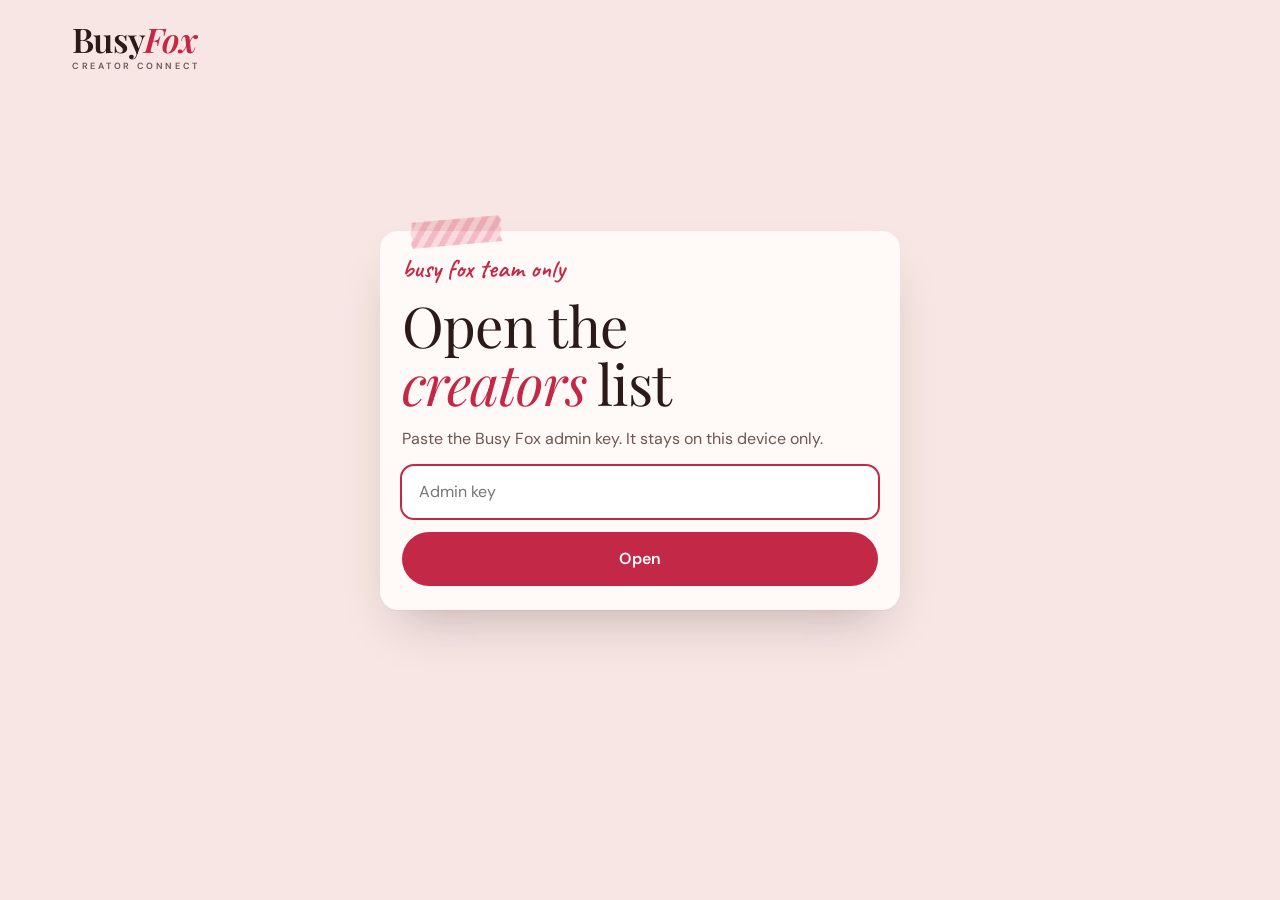
<file: admin/index.html>
<!doctype html>
<html lang="en">
<head>
<meta charset="utf-8">
<meta name="viewport" content="width=device-width, initial-scale=1, viewport-fit=cover">
<title>Creators | Busy Fox</title>
<meta name="robots" content="noindex, nofollow">
<meta name="referrer" content="no-referrer">
<meta name="theme-color" content="#F7E6E3">
<link rel="icon" type="image/png" href="../assets/fox.png">
<link rel="preconnect" href="https://fonts.googleapis.com">
<link rel="preconnect" href="https://fonts.gstatic.com" crossorigin>
<link rel="stylesheet" href="https://fonts.googleapis.com/css2?family=Playfair+Display:ital,wght@0,400;0,500;0,600;1,400;1,500;1,600&family=DM+Sans:opsz,wght@9..40,400;9..40,500;9..40,600;9..40,700&family=Caveat:wght@500;600;700&family=Noto+Sans+Telugu:wght@400;500;600&display=swap">
<link rel="stylesheet" href="../assets/cc.css">
<link rel="stylesheet" href="../assets/autodm.css">
<link rel="stylesheet" href="../assets/planner.css">
<link rel="stylesheet" href="../assets/fun.css">
<link rel="stylesheet" href="../assets/visits.css">
<link rel="stylesheet" href="../assets/scripts.css">
<style>
.top { display: flex; flex-wrap: wrap; align-items: flex-end; justify-content: space-between; gap: 16px 24px; margin: 18px 0 26px; }
.top h1 { font-size: clamp(40px, 5vw, 64px); }
.top .tools { display: flex; flex-wrap: wrap; gap: 10px; align-items: center; }
.search { height: 46px; width: 240px; max-width: 100%; border: 1px solid var(--field-line); background: var(--field); border-radius: 999px; padding: 0 18px; font: 400 15px var(--sans); color: var(--ink); }
.search:focus { outline: 2px solid var(--cherry); border-color: transparent; }
.btn.small { height: 46px; padding: 0 18px; font-size: 14.5px; }
.sum { display: flex; flex-wrap: wrap; gap: 8px 28px; margin: 0 0 26px; color: var(--warm); font-size: 14.5px; }
.sum b { font-family: var(--serif); font-style: italic; font-weight: 400; font-size: 30px; color: var(--cherry); margin-right: 6px; }
.list { display: grid; grid-template-columns: repeat(2, minmax(0, 1fr)); gap: 28px; padding-bottom: 64px; }
@media (max-width: 900px) { .list { grid-template-columns: minmax(0, 1fr); } }
.cr { position: relative; background: var(--card); border-radius: 18px; padding: 22px; box-shadow: var(--lift); display: flex; flex-direction: column; gap: 16px; min-width: 0; }
.cr > .tape { top: -12px; left: 26px; --w: 80px; }
.cr:nth-child(even) > .tape { left: auto; right: 26px; --r: 6deg; }
.who { display: flex; gap: 14px; align-items: center; min-width: 0; }
.pic { flex: 0 0 64px; width: 64px; height: 64px; border-radius: 50%; overflow: hidden; background: var(--pink-soft); display: grid; place-items: center; font: italic 500 28px/1 var(--serif); color: var(--cherry); }
.pic img { width: 100%; height: 100%; object-fit: cover; }
.who .t { min-width: 0; }
.who h2 { font-size: 24px; line-height: 1.15; overflow-wrap: anywhere; }
.who h2 a { text-decoration: none; }
.who p { font-size: 13.5px; color: var(--warm); overflow: hidden; text-overflow: ellipsis; white-space: nowrap; }
.tags { display: flex; flex-wrap: wrap; gap: 6px; }
.tag { font-size: 12px; font-weight: 600; padding: 4px 10px; border-radius: 999px; background: var(--tint); color: var(--ink-2, var(--warm)); }
.tag.ok { background: var(--pink-soft); color: var(--cherry-dark); }
.tag.post { background: var(--butter); color: var(--ink); }
.tag.bad { background: var(--cocoa); color: var(--cream); }
/* one-tap requests from her dashboard ("Ask Busy Fox"): open ones are loud until someone marks them done */
.asks { display: grid; gap: 8px; background: var(--butter); border-radius: 14px; padding: 12px 14px; }
.asks > b { font: 700 12px/1.2 var(--sans); letter-spacing: .08em; text-transform: uppercase; color: var(--cocoa); display: flex; align-items: center; gap: 8px; }
.asks > b i { font-style: normal; min-width: 22px; height: 22px; border-radius: 999px; background: var(--cherry); color: #fff; display: inline-grid; place-items: center; font-size: 12px; letter-spacing: 0; padding: 0 6px; }
.asks p { display: flex; flex-wrap: wrap; align-items: center; justify-content: space-between; gap: 6px 12px; font-size: 14px; line-height: 1.4; color: var(--ink); }
.asks p small { display: block; color: var(--warm); font-size: 12.5px; }
.asks p.done { opacity: .6; }
.asks button { height: 34px; padding: 0 14px; border-radius: 999px; border: 0; background: var(--cocoa); color: var(--cream); font: 600 13px var(--sans); cursor: pointer; }
.asks.quiet { background: var(--tint); }
.picks { border-top: 1.5px dashed var(--line); padding-top: 14px; display: grid; gap: 10px; }
.row { display: grid; grid-template-columns: 112px minmax(0, 1fr); gap: 10px; font-size: 14px; align-items: baseline; }
.row > span:first-child { color: var(--hint); font-size: 12px; letter-spacing: .08em; text-transform: uppercase; font-weight: 600; }
.row .chips { display: flex; flex-wrap: wrap; gap: 5px; }
.row .chips i { font-style: normal; font-size: 12.5px; font-weight: 600; padding: 3px 9px; border-radius: 999px; background: var(--field); box-shadow: inset 0 0 0 1.5px var(--field-line); }
.none { color: var(--hint); font-size: 14px; }
.acts { display: flex; flex-wrap: wrap; gap: 8px; border-top: 1.5px dashed var(--line); padding-top: 14px; }
.acts .btn { height: 40px; padding: 0 16px; font-size: 13.5px; }
.gate { max-width: 520px; margin: 40px auto 80px; }
.gate .card { display: flex; flex-direction: column; gap: 14px; }
.gate input { height: 52px; border: 1px solid var(--field-line); background: var(--field); border-radius: 12px; padding: 0 16px; font: 400 16px var(--sans); }
.gate input:focus { outline: 2px solid var(--cherry); border-color: transparent; }
.empty { text-align: center; padding: 60px 0 90px; color: var(--warm); }
.act { padding: 8px 0 72px; }
.ev { list-style: none; margin: 0; padding: 0; background: var(--card); border-radius: 18px; box-shadow: var(--soft); overflow: hidden; }
.ev li { display: grid; grid-template-columns: 150px 130px minmax(0, 1fr); gap: 6px 16px; padding: 13px 20px; border-top: 1px solid var(--line); font-size: 14.5px; align-items: baseline; }
.ev li:first-child { border-top: 0; }
.ev .when { color: var(--hint); font-size: 13px; }
.ev .kind { font-weight: 700; font-size: 12.5px; letter-spacing: .06em; text-transform: uppercase; }
.ev .k-connected { color: #2E7D4F; } .ev .k-failed, .ev .k-unfinished { color: var(--cherry); } .ev .k-cancelled { color: var(--warm); } .ev .k-start { color: var(--hint); } .ev .k-prefs { color: var(--ink); }
.ev .what { color: var(--ink); overflow-wrap: anywhere; }
.ev .what small { display: block; color: var(--warm); font-size: 13px; margin-top: 2px; }
@media (max-width: 700px) { .ev li { grid-template-columns: minmax(0, 1fr); gap: 2px; } }
.tag.dm { background: #DCEFE3; color: #1F6B41; }
.dm-back { position: fixed; inset: 0; background: rgba(42, 23, 23, .38); display: none; z-index: 40; overflow-y: auto; padding: 32px 16px; }
.dm-back.on { display: block; }
.dm { position: relative; max-width: 820px; margin: 0 auto; background: var(--paper, #F7E6E3); border-radius: 22px; padding: 26px; box-shadow: var(--lift); display: flex; flex-direction: column; gap: 20px; }
.dm h2 { font-size: 32px; }
.dm .x { position: absolute; top: 16px; right: 16px; width: 40px; height: 40px; border-radius: 50%; border: 0; background: var(--card); font-size: 22px; cursor: pointer; color: var(--ink); }
.dm-stack { display: flex; flex-direction: column; gap: 16px; }
.toast { position: fixed; left: 50%; bottom: 24px; transform: translateX(-50%); background: var(--cocoa); color: var(--cream); padding: 10px 18px; border-radius: 999px; font-size: 14px; opacity: 0; transition: opacity .2s; pointer-events: none; }
.toast.on { opacity: 1; }
</style>
</head>
<body>
<div class="wrap">
	<header class="head">
		<a class="logo" href="../" aria-label="Busy Fox"><span class="mast">Busy<em>Fox</em></span><span class="sub" aria-hidden="true"><span>C</span><span>R</span><span>E</span><span>A</span><span>T</span><span>O</span><span>R</span><span>&nbsp;</span><span>C</span><span>O</span><span>N</span><span>N</span><span>E</span><span>C</span><span>T</span></span></a>
		<div class="head-r"><button class="btn line small" id="lock" type="button" hidden>Lock</button></div>
	</header>

	<section class="gate" id="gate" hidden>
		<div class="card">
			<span class="tape" style="top:-12px;left:30px"></span>
			<p class="hand">busy fox team only</p>
			<h2>Open the <em>creators</em> list</h2>
			<p class="body">Paste the Busy Fox admin key. It stays on this device only.</p>
			<input id="key" type="password" autocomplete="off" placeholder="Admin key">
			<button class="btn red" id="open" type="button">Open</button>
			<p class="msg" id="gmsg"></p>
		</div>
	</section>

	<main id="app" hidden>
		<div class="top">
			<div><p class="hand">who has connected</p><h1>Your <em>creators</em></h1></div>
			<div class="tools">
				<input class="search" id="q" type="search" placeholder="Search name or handle">
				<a class="btn line small" href="visits/">Visits monitor</a>
				<a class="btn line small" href="foxy/">Foxy costs</a>
				<button class="btn line small" id="copylink" type="button">Copy connect link</button>
				<button class="btn red small" id="refresh" type="button">Refresh</button>
			</div>
		</div>
		<div class="sum" id="sum"></div>
		<div class="list" id="list"></div>
		<section class="act" id="act">
			<div class="top" style="margin-top:0"><div><p class="hand">every tap, last 30 days</p><h2>Recent <em>activity</em></h2></div></div>
			<ol class="ev" id="ev"></ol>
		</section>
	</main>
</div>
<div class="dm-back" id="dmBack"><div class="dm" id="dm" role="dialog" aria-modal="true" aria-label="Auto-DM"></div></div>
<div class="toast" id="toast"></div>
<script src="../assets/config.js"></script>
<script src="../assets/autodm.js"></script>
<script src="../assets/fun.js"></script>
<script src="../assets/visits.js"></script>
<script src="../assets/planner.js"></script>
<script src="../assets/scripts.js"></script>
<script>
(function () {
	var cc = window.CC || {};
	var $ = function (id) { return document.getElementById(id); };
	var KEY = 'cc_admin_key', data = [];
	var LABEL = {comfortable: 'Comfortable on camera', sometimes: 'On camera sometimes', 'prefer not': 'Prefers not on camera'};
	function getKey() { try { return localStorage.getItem(KEY) || ''; } catch (e) { return ''; } }
	function setKey(v) { try { v ? localStorage.setItem(KEY, v) : localStorage.removeItem(KEY); } catch (e) {} }
	function toast(t) { var el = $('toast'); el.textContent = t; el.classList.add('on'); setTimeout(function () { el.classList.remove('on'); }, 1800); }
	function copy(t, msg) { (navigator.clipboard ? navigator.clipboard.writeText(t) : Promise.reject()).then(function () { toast(msg || 'Copied'); }, function () { prompt('Copy this:', t); }); }
	function esc(s) { return String(s == null ? '' : s).replace(/[&<>"']/g, function (c) { return {'&': '&amp;', '<': '&lt;', '>': '&gt;', '"': '&quot;', "'": '&#39;'}[c]; }); }
	function fmtDate(s) { if (!s) return ''; var d = new Date(s); return d.toLocaleDateString('en-IN', {day: 'numeric', month: 'short', year: 'numeric'}); }
	var connectBase = location.origin + location.pathname.replace(/admin\/?$/, '');

	function gate(msg) { $('app').hidden = true; $('lock').hidden = true; $('gate').hidden = false; if (msg) { $('gmsg').textContent = msg; $('gmsg').classList.add('show'); } $('key').focus(); }
	function load() {
		var k = getKey();
		if (!k) return gate();
		$('refresh').disabled = true; $('refresh').textContent = 'Loading…';
		fetch(cc.api + '/admin/accounts', {headers: {Authorization: 'Bearer ' + k}, cache: 'no-store'})
			.then(function (r) { return r.json().then(function (d) { return {s: r.status, d: d}; }); })
			.then(function (x) {
				$('refresh').disabled = false; $('refresh').textContent = 'Refresh';
				if (x.s === 401) { setKey(''); return gate('That key didn’t work.'); }
				if (!x.d.ok) return gate('Could not load: ' + (x.d.error || 'error'));
				data = x.d.accounts.sort(function (a, b) { return (b.connected_at || '').localeCompare(a.connected_at || ''); });
				$('gate').hidden = true; $('app').hidden = false; $('lock').hidden = false;
				render();
				if (window.Fun && !$('app').dataset.fun) {
					$('app').dataset.fun = '1';
					window.Fun.doodles(document.querySelector('#app .top > div'), 'side');
					window.Fun.arrive('#sum span'); window.Fun.count('#sum b'); window.Fun.arrive('#list > *');
					window.Fun.onScroll('#act');
				}
				loadEvents(k);
			})
			.catch(function () { $('refresh').disabled = false; $('refresh').textContent = 'Refresh'; toast('No connection'); });
	}
	var ASK = {'anniversary-template': 'Wants a customised anniversary video template'}; // what she asked for with one tap on her dashboard
	function chips(arr) { return (arr || []).map(function (v) { return '<i>' + esc(String(v).replace(/^Other: /, '')) + '</i>'; }).join(''); }
	function row(label, html) { return html ? '<div class="row"><span>' + label + '</span><div class="chips">' + html + '</div></div>' : ''; }
	function text(v) { return v ? '<i>' + esc(v) + '</i>' : ''; }
	function render() {
		var q = $('q').value.trim().toLowerCase();
		var list = data.filter(function (a) { return !q || (a.username + ' ' + (a.name || '')).toLowerCase().indexOf(q) >= 0; });
		var withPrefs = data.filter(function (a) { return a.prefs; }).length, withRep = data.filter(function (a) { return a.report; }).length;
		$('sum').innerHTML = '<span><b>' + data.length + '</b>connected</span><span><b>' + withPrefs + '</b>shared their choices</span><span><b>' + withRep + '</b>have a report</span>';
		if (!list.length) { $('list').innerHTML = '<p class="empty">' + (data.length ? 'No match.' : 'Nobody has connected yet. Send creators the connect link.') + '</p>'; return; }
		$('list').innerHTML = list.map(function (a) {
			var p = a.prefs || {};
			var tags = '<span class="tag ' + (a.status === 'ok' ? 'ok' : 'bad') + '">' + (a.status === 'ok' ? 'Connected' : 'Needs reconnect') + '</span>' +
				(a.can_post ? '<span class="tag post">Can post</span>' : '<span class="tag">Read-only</span>') +
				(a.can_dm ? '<span class="tag dm">Auto-DM ready</span>' : '') +
				(a.followers_count != null ? '<span class="tag">' + Number(a.followers_count).toLocaleString('en-IN') + ' followers</span>' : '') +
				'<span class="tag">Since ' + fmtDate(a.connected_at) + '</span>' + (a.seen ? '<span class="tag">Opened dashboard ' + (a.seen.me || 0) + '× · report ' + (a.seen.report || 0) + '× · last ' + fmtDate(a.seen.last) + '</span>' : '<span class="tag">Not opened yet</span>') + (a.ref ? '<span class="tag">Link: ' + esc(a.ref) + '</span>' : '');
			var picks = a.prefs ? (
				row('Formats', chips(p.formats)) + row('Topics', chips(p.topics)) + row('Posts / week', text(p.posts_per_week)) +
				row('Camera', text(LABEL[p.face] || p.face)) + row('Languages', chips(p.languages)) + row('Goal', text(p.goal)) +
				row('Brands', text(p.brands)) + row('Won’t do', text(p.wont_do)) + row('Notes', text(p.notes)) +
				'<div class="row"><span>Saved</span><div class="none">' + fmtDate(p.saved_at) + '</div></div>'
			) : '<p class="none">No choices saved yet.</p>';
			var initial = esc((a.username || '?').charAt(0).toUpperCase());
			var askList = (a.asks || []).filter(function (x) { return x.status !== 'done' || Date.now() - Date.parse(x.done_at || x.at) < 14 * 86400000; }), askOpen = askList.filter(function (x) { return x.status !== 'done'; }).length;
			var asks = askList.length ? '<div class="asks' + (askOpen ? '' : ' quiet') + '"><b>Requests' + (askOpen ? '<i>' + askOpen + '</i>' : '') + '</b>' + askList.map(function (x) {
				return '<p class="' + (x.status === 'done' ? 'done' : '') + '"><span>' + esc(ASK[x.kind] || x.kind) + '<small>' + (x.note ? esc(x.note) + ' · ' : '') + 'asked ' + fmtDate(x.at) + (x.status === 'done' ? ' · done ' + fmtDate(x.done_at) : '') + '</small></span>' +
					(x.status === 'done' ? '' : '<button type="button" data-askdone="' + esc(a.username) + '" data-rid="' + esc(x.id) + '">Mark done</button>') + '</p>';
			}).join('') + '</div>' : '';
			return '<article class="cr"><span class="tape"></span>' +
				'<div class="who"><div class="pic" data-src="' + esc(a.profile_picture_url || '') + '">' + initial + '</div><div class="t"><h2><a href="https://www.instagram.com/' + esc(a.username) + '/" target="_blank" rel="noopener">@' + esc(a.username) + '</a></h2><p title="' + esc(a.name) + '">' + esc(a.name || '') + '</p></div></div>' +
				'<div class="tags">' + tags + '</div>' + asks +
				'<div class="picks">' + picks + '</div>' +
				'<div class="acts">' + (a.report ? '<a class="btn red" href="' + esc(a.report.url) + '" target="_blank" rel="noopener">Open report</a><button class="btn line" data-copy="' + esc(a.report.url) + '" data-msg="Report link copied" type="button">Copy report link</button>' : '<span class="none">No report yet</span>') +
					'<button class="btn line" data-plan="' + esc(a.username) + '" type="button">Content plan</button>' +
					'<button class="btn line" data-scripts="' + esc(a.username) + '" type="button">Scripts</button>' +
					'<button class="btn line" data-visits="' + esc(a.username) + '" type="button">Visits</button>' +
					'<button class="btn line" data-dm="' + esc(a.username) + '" type="button">Auto-DM</button>' +
					'<button class="btn line" data-portal="' + esc(a.username) + '" type="button">Copy her dashboard link</button>' +
				'</div></article>';
		}).join('');
		[].forEach.call(document.querySelectorAll('.pic[data-src]'), function (el) {
			var src = el.getAttribute('data-src'); if (!src) return;
			var img = new Image(); img.alt = ''; img.referrerPolicy = 'no-referrer';
			img.onload = function () { el.textContent = ''; el.appendChild(img); }; img.src = src;
		});
	}

	var KIND = {start: 'Tapped connect', connected: 'Connected', failed: 'Failed', cancelled: 'Cancelled', prefs: 'Saved choices', unfinished: 'Didn\u2019t finish'};
	var HINT = {unfinished: 'Tapped Continue with Instagram but never came back. Usually she isn\u2019t added as an Instagram Tester yet (Meta shows \u201cApp not active\u201d), or she closed Meta\u2019s page.'};
	function loadEvents(k) {
		fetch(cc.api + '/admin/events?limit=120', {headers: {Authorization: 'Bearer ' + k}, cache: 'no-store'})
			.then(function (r) { return r.json(); })
			.then(function (d) {
				var ev = (d && d.events) || [];
				// a tap with no connect/fail/cancel from the same link within 30 minutes = didn't finish
				var done = ev.filter(function (e) { return e.type !== 'start' && e.type !== 'prefs'; });
				ev.forEach(function (e) {
					if (e.type !== 'start' || Date.now() - Date.parse(e.at) < 30 * 60000) return;
					var t = Date.parse(e.at);
					var hit = done.some(function (x) { var dt = Date.parse(x.at) - t; return dt >= 0 && dt < 30 * 60000 && (x.ref || '') === (e.ref || ''); });
					if (!hit) e.type = 'unfinished';
				});
				var rows = ev.filter(function (e) { return e.type !== 'start'; });
				$('ev').innerHTML = rows.length ? rows.map(function (e) {
					var who = e.username ? '@' + esc(e.username) : (e.ref ? 'link: ' + esc(e.ref) : 'no ?for= name on the link');
					var extra = e.type === 'connected' && e.followers != null ? Number(e.followers).toLocaleString('en-IN') + ' followers' : (e.message || HINT[e.type] || '');
					return '<li><span class="when">' + new Date(e.at).toLocaleString('en-IN', {day: 'numeric', month: 'short', hour: 'numeric', minute: '2-digit'}) + '</span><span class="kind k-' + e.type + '">' + (KIND[e.type] || esc(e.type)) + '</span><span class="what">' + who + (extra ? '<small>' + esc(extra) + '</small>' : '') + '</span></li>';
				}).join('') : '<li><span class="what">No connect attempts logged yet (logging started 15 Nov 2026).</span></li>';
			});
	}

	// ---------- Auto-DM (shared panel in ../assets/autodm.js) ----------
	function api(path, opt) {
		opt = opt || {};
		opt.headers = Object.assign({Authorization: 'Bearer ' + getKey()}, opt.headers || {});
		opt.cache = 'no-store';
		return fetch(cc.api + path, opt).then(function (r) { return r.json(); });
	}
	function openDm(who) {
		var q = '?id=' + encodeURIComponent(who);
		$('dm').innerHTML = '<button class="x" type="button" data-dmclose aria-label="Close">×</button><p class="hand">comment → DM</p><h2>Auto-DM for <em>@' + esc(who) + '</em></h2><div class="dm-stack" id="dmMount"></div>';
		$('dmBack').classList.add('on');
		window.AutoDM.mount($('dmMount'), {
			voice: 'admin', who: who, toast: toast,
			connectLink: connectBase + '?mode=dm&for=' + encodeURIComponent(who),
			load: function () { return api('/admin/dm' + q); },
			media: function () { return api('/admin/media' + q).then(function (r) { return (r && r.media) || []; }); },
			save: function (c) { return api('/admin/dm' + q, {method: 'POST', headers: {'content-type': 'application/json'}, body: JSON.stringify(c)}); },
			del: function (cid) { return api('/admin/dm-delete' + q + '&cid=' + encodeURIComponent(cid), {method: 'POST'}); },
			subscribe: function () { return api('/admin/subscribe' + q, {method: 'POST'}); }
		});
	}
	function openPlan(who) {
		var q = 'id=' + encodeURIComponent(who);
		$('dm').innerHTML = '<button class="x" type="button" data-dmclose aria-label="Close">×</button><p class="hand">plan, her yes, posting</p><h2>Content plan for <em>@' + esc(who) + '</em></h2><div class="dm-stack" id="dmMount"></div>';
		$('dmBack').classList.add('on');
		window.Planner.mount($('dmMount'), {
			voice: 'team', who: who, toast: toast,
			postConnect: connectBase + '?mode=post&for=' + encodeURIComponent(who),
			req: function (sub, o) {
				o = o || {};
				var opt = {method: o.method || 'GET'};
				if (o.json) { opt.headers = {'content-type': 'application/json'}; opt.body = JSON.stringify(o.json); } else if (o.body) opt.body = o.body;
				return api('/admin/' + sub + '?' + q + (o.query ? '&' + o.query : ''), opt);
			}
		});
	}
	function openScripts(who) {
		var q = 'id=' + encodeURIComponent(who);
		$('dm').innerHTML = '<button class="x" type="button" data-dmclose aria-label="Close">×</button><p class="hand">what she picked, what she asked</p><h2>Scripts for <em>@' + esc(who) + '</em></h2><p class="none">Upload a pack with <b>tools/push-scripts.py</b>. She sees it at the top of her dashboard.</p><div class="dm-stack" id="dmMount"></div>';
		$('dmBack').classList.add('on');
		window.Scripts.mount($('dmMount'), {
			voice: 'team', who: who, toast: toast,
			req: function (sub, o) {
				o = o || {};
				var opt = {method: o.method || 'GET'};
				if (o.json) { opt.headers = {'content-type': 'application/json'}; opt.body = JSON.stringify(o.json); }
				return api('/admin/' + sub + '?' + q, opt);
			}
		});
	}
	function openVisits(who) {
		var q = '?id=' + encodeURIComponent(who);
		$('dm').innerHTML = '<button class="x" type="button" data-dmclose aria-label="Close">×</button><p class="hand">who opened it, from where, for how long</p><h2>Visits for <em>@' + esc(who) + '</em></h2><p><a class="btn line small" href="visits/?id=' + encodeURIComponent(who) + '">Open the full visits page</a></p><div class="dm-stack" id="dmMount"></div>';
		$('dmBack').classList.add('on');
		window.Visits.mount($('dmMount'), {
			who: who, toast: toast,
			load: function () { return api('/admin/visits' + q); },
			clearTeam: function () { return api('/admin/visits-clear' + q, {method: 'POST'}); }
		});
	}
	function closeDm() { $('dmBack').classList.remove('on'); $('dm').innerHTML = ''; }
	document.addEventListener('click', function (e) {
		var ask = e.target.closest('[data-askdone]');
		if (ask) { // she has been answered: the request goes quiet
			ask.disabled = true;
			return api('/admin/ask-done?id=' + encodeURIComponent(ask.getAttribute('data-askdone')) + '&rid=' + encodeURIComponent(ask.getAttribute('data-rid')), {method: 'POST'}).then(function (r) {
				if (!r || !r.ok) { ask.disabled = false; return toast('That did not work'); }
				data.forEach(function (a) { if (a.username === ask.getAttribute('data-askdone')) a.asks = r.asks; });
				render(); toast('Marked done');
			}, function () { ask.disabled = false; toast('No connection'); });
		}
		var t = e.target.closest('[data-dm],[data-dmclose],[data-portal],[data-plan],[data-visits],[data-scripts]');
		if (!t) { if (e.target === $('dmBack')) closeDm(); return; }
		if (t.hasAttribute('data-plan')) return openPlan(t.getAttribute('data-plan'));
		if (t.hasAttribute('data-scripts')) return openScripts(t.getAttribute('data-scripts'));
		if (t.hasAttribute('data-visits')) return openVisits(t.getAttribute('data-visits'));
		if (t.hasAttribute('data-dm')) return openDm(t.getAttribute('data-dm'));
		if (t.hasAttribute('data-dmclose')) return closeDm();
		if (t.hasAttribute('data-portal')) {
			var who = t.getAttribute('data-portal');
			return api('/admin/portal?id=' + encodeURIComponent(who), {method: 'POST'}).then(function (r) { if (r && r.url) copy(r.url, 'Her dashboard link copied'); else toast('Could not make the link'); });
		}
	});
	document.addEventListener('keydown', function (e) { if (e.key === 'Escape' && $('dmBack').classList.contains('on') && !document.documentElement.classList.contains('pl-lock')) closeDm(); });

	$('open').addEventListener('click', function () { var v = $('key').value.trim(); if (!v) return; setKey(v); $('key').value = ''; $('gmsg').classList.remove('show'); load(); });
	$('key').addEventListener('keydown', function (e) { if (e.key === 'Enter') $('open').click(); });
	$('refresh').addEventListener('click', load);
	$('lock').addEventListener('click', function () { setKey(''); data = []; $('list').innerHTML = ''; gate(); });
	$('q').addEventListener('input', render);
	$('copylink').addEventListener('click', function () { copy(connectBase, 'Connect link copied'); });
	document.addEventListener('click', function (e) { var b = e.target.closest('[data-copy]'); if (b) copy(b.getAttribute('data-copy'), b.getAttribute('data-msg')); });
	load();
})();
</script>
</body>
</html>
</file>
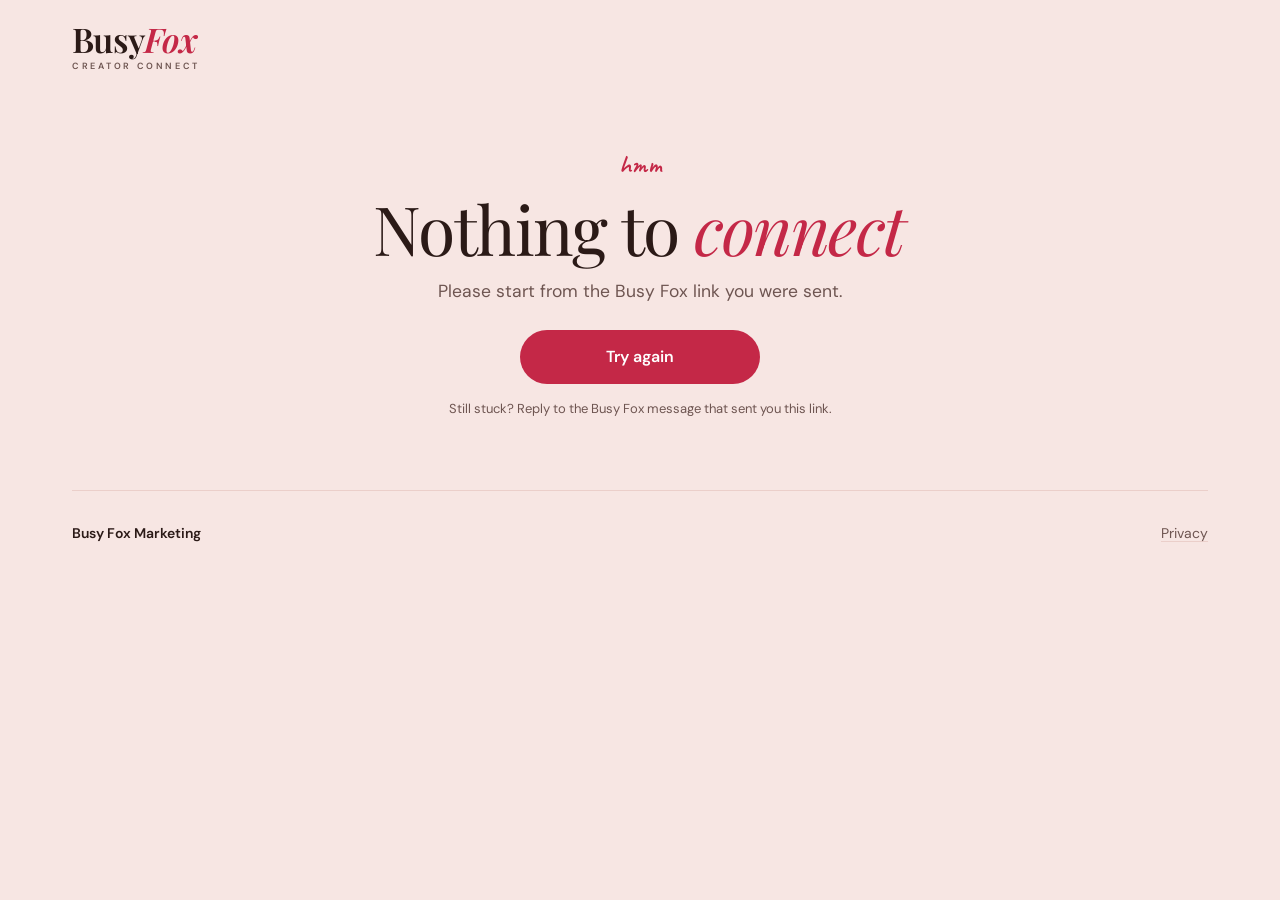
<file: callback/index.html>
<!doctype html>
<html lang="en">
<head>
<meta charset="utf-8">
<meta name="viewport" content="width=device-width, initial-scale=1, viewport-fit=cover">
<title>Connecting | Busy Fox</title>
<meta name="robots" content="noindex">
<meta name="referrer" content="no-referrer">
<meta name="theme-color" content="#F7E6E3">
<link rel="icon" type="image/png" href="../assets/fox.png">
<link rel="preconnect" href="https://fonts.googleapis.com">
<link rel="preconnect" href="https://fonts.gstatic.com" crossorigin>
<link rel="stylesheet" href="https://fonts.googleapis.com/css2?family=Playfair+Display:ital,wght@0,400;0,500;0,600;1,400;1,500;1,600&family=DM+Sans:opsz,wght@9..40,400;9..40,500;9..40,600;9..40,700&family=Caveat:wght@500;600;700&display=swap">
<link rel="stylesheet" href="../assets/cc.css">
<style>
.view { padding-block: 16px 72px; }
.center { max-width: 640px; margin: 40px auto 0; text-align: center; display: flex; flex-direction: column; align-items: center; gap: 16px; }
.spin { width: 54px; height: 54px; border-radius: 50%; border: 3px solid var(--pink-soft); border-top-color: var(--cherry); animation: spin .9s linear infinite; margin-top: 10px; }
@keyframes spin { to { transform: rotate(360deg); } }
@media (prefers-reduced-motion: reduce) { .spin { animation-duration: 3s; } }
.center .btn { margin-top: 8px; min-width: 240px; }

/* connected */
.hi { display: grid; grid-template-columns: minmax(0, 1.2fr) minmax(0, .8fr); gap: 32px 56px; align-items: center; margin-top: 18px; }
.hi .txt { display: flex; flex-direction: column; gap: 16px; }
.hi h1 { font-size: clamp(42px, 5vw, 70px); }
.me { position: relative; justify-self: center; width: 230px; padding: 10px 10px 54px; background: var(--card); border-radius: 4px; box-shadow: var(--lift); transform: rotate(3deg); }
.me > .tape { top: -12px; left: 50%; margin-left: -46px; --r: -4deg; }
.me .ph { width: 100%; aspect-ratio: 1; border-radius: 2px; overflow: hidden; background: var(--pink-soft); display: grid; place-items: center; font: italic 500 78px/1 var(--serif); color: var(--cherry); }
.me .ph img { width: 100%; height: 100%; object-fit: cover; display: block; }
.me .cap { position: absolute; left: 0; right: 0; bottom: 10px; text-align: center; font: 600 23px/1.05 var(--hand); color: var(--ink); }
.me .cap small { display: block; font: 500 12.5px var(--sans); color: var(--warm); margin-top: 3px; }
.me .stk { position: absolute; right: -14px; bottom: 40px; width: 38px; height: 38px; transform: rotate(14deg); filter: drop-shadow(0 3px 3px rgba(61, 37, 33, .22)); }
@media (max-width: 760px) { .hi { grid-template-columns: minmax(0, 1fr); } .me { width: 200px; order: -1; margin-top: 8px; } }

/* preferences form: a taped diary page */
.diary { position: relative; max-width: 860px; margin: 64px auto 0; background: var(--card); border-radius: 20px; padding: 40px 40px 36px; box-shadow: var(--lift); }
.diary > .tape.t1 { top: -13px; left: 44px; --w: 110px; --r: -5deg; }
.diary > .tape.t2 { top: -11px; right: 52px; --w: 80px; --r: 6deg; }
.diary .head2 { display: flex; flex-direction: column; gap: 10px; margin-bottom: 30px; }
.diary .head2 .lede { font-size: 16.5px; }
.q { border: 0; margin: 0; padding: 22px 0 24px; border-top: 1.5px dashed var(--line); min-width: 0; }
.q legend, .q .lbl { display: block; float: left; width: 100%; margin: 0 0 14px; padding: 0; font: 400 22px/1.2 var(--serif); color: var(--ink); }
.q legend .hand, .q .lbl .hand { font-size: 20px; margin-left: 8px; }
.q legend + *, .q .lbl + * { clear: both; }
.chips { display: flex; flex-wrap: wrap; gap: 9px; }
.chip { position: relative; }
.chip input { position: absolute; opacity: 0; inset: 0; width: 100%; height: 100%; margin: 0; cursor: pointer; }
.chip span { display: inline-flex; align-items: center; gap: 6px; min-height: 44px; padding: 9px 17px; border-radius: 999px; background: var(--field); box-shadow: inset 0 0 0 1.5px var(--field-line); font-size: 15px; font-weight: 500; color: var(--ink); transition: background .15s, box-shadow .15s, color .15s, transform .15s; }
.chip span::before { content: ''; width: 0; height: 14px; background: url("data:image/svg+xml,%3Csvg xmlns='http://www.w3.org/2000/svg' viewBox='0 0 14 14'%3E%3Cpath d='M2.5 7.3l2.8 2.8 6-6.4' fill='none' stroke='%23fff' stroke-width='2.2' stroke-linecap='round' stroke-linejoin='round'/%3E%3C/svg%3E") center/14px no-repeat; transition: width .15s; }
.chip input:checked + span { background: var(--cherry); color: #fff; box-shadow: none; }
.chip input:checked + span::before { width: 14px; }
.chip input:focus-visible + span { outline: 2px solid var(--cherry); outline-offset: 2px; }
@media (hover: hover) { .chip:hover span { box-shadow: inset 0 0 0 1.5px var(--cherry); } .chip input:checked:hover + span { box-shadow: none; } }
.input { width: 100%; height: 52px; border: 1px solid var(--field-line); background: var(--field); border-radius: 12px; padding: 0 16px; font: 400 16px var(--sans); color: var(--ink); }
textarea.input { height: auto; min-height: 104px; padding: 13px 16px; resize: vertical; line-height: 1.45; }
.input::placeholder { color: var(--hint); opacity: 1; }
.input:focus { outline: 2px solid var(--cherry); outline-offset: 0; border-color: transparent; }
.other { margin-top: 12px; max-width: 520px; }
.submit { border-top: 1.5px dashed var(--line); padding-top: 26px; display: flex; flex-direction: column; gap: 6px; }
.submit .btn { width: 100%; height: 58px; font-size: 16.5px; }
.thanks { position: relative; text-align: center; display: flex; flex-direction: column; align-items: center; gap: 14px; padding: 18px 0 8px; }
.thanks .stamp { position: static; transform: rotate(-6deg); font-size: 18px; margin-bottom: 8px; }
.thanks .btn { margin-top: 6px; }
@media (max-width: 600px) { .diary { padding: 32px 18px 26px; margin-top: 48px; } .q legend, .q .lbl { font-size: 20px; } .chip span { font-size: 14.5px; padding: 8px 14px; min-height: 42px; } }

/* confetti */
.confetti { position: fixed; inset: 0; pointer-events: none; overflow: hidden; z-index: 50; }
.confetti i { position: absolute; top: -20px; display: block; }
</style>
</head>
<body>
<script>if (/[?&]still\b/.test(location.search)) document.documentElement.classList.add('still');</script>
<div class="wrap">
	<header class="head">
		<a class="logo" href="../" aria-label="Busy Fox"><span class="mast">Busy<em>Fox</em></span><span class="sub" aria-hidden="true"><span>C</span><span>R</span><span>E</span><span>A</span><span>T</span><span>O</span><span>R</span><span>&nbsp;</span><span>C</span><span>O</span><span>N</span><span>N</span><span>E</span><span>C</span><span>T</span></span></a>
	</header>

	<main class="view">
		<!-- 1. working -->
		<section id="v-working" class="center" style="padding:0">
			<p class="hand">almost there…</p>
			<h1>Connecting your <em>account</em></h1>
			<div class="spin" aria-hidden="true"></div>
			<p class="lede">This takes a few seconds. Please keep this page open.</p>
		</section>

		<!-- 2. problem -->
		<section id="v-error" class="center" style="padding:0" hidden>
			<p class="hand" id="err-kick">oops</p>
			<h1 id="err-title">That didn't <em>work</em></h1>
			<p class="lede" id="err-text">Something went wrong while connecting.</p>
			<a class="btn red" id="retry" href="../">Try again</a>
			<p class="fine">Still stuck? Reply to the Busy Fox message that sent you this link.</p>
		</section>

		<!-- 3. connected + preferences -->
		<section id="v-done" style="padding:0" hidden>
			<div class="hi">
				<div class="txt">
					<p class="hand">you're in!</p>
					<h1 id="hello">You're <em>connected.</em></h1>
					<p class="lede">Your numbers are on their way to Busy Fox. One last thing below, and we'll plan your growth around you.</p>
					<p class="msg" id="missing"></p>
					<p id="dash" hidden style="margin-top:14px"><a class="btn red" id="dashLink" href="#">Open my dashboard</a><br><small style="color:var(--warm);font-size:13px">Your report and comment auto-replies live here. Bookmark it.</small></p>
				</div>
				<figure class="me">
					<span class="tape"></span>
					<div class="ph" id="ph">B</div>
					<figcaption class="cap"><span id="uname">@you</span><small id="ufoll"></small></figcaption>
					<svg class="stk" viewBox="0 0 40 40" aria-hidden="true"><path d="M20 35s-13-8.2-13-17.3C7 12.5 10.6 9 15 9c2.4 0 4 1.2 5 2.9C21 10.2 22.6 9 25 9c4.4 0 8 3.5 8 8.7C33 26.8 20 35 20 35z" fill="#C42847" stroke="#fff" stroke-width="3" paint-order="stroke"/></svg>
				</figure>
			</div>

			<div class="diary">
				<span class="tape t1"></span><span class="tape t2 butter"></span>
				<form id="prefs" novalidate>
					<div class="head2">
						<p class="hand">one last thing</p>
						<h2>What do you <em>love</em> making?</h2>
						<p class="lede">We'll build your plan around content you're happy to create. About a minute, and you can skip anything.</p>
					</div>

					<fieldset class="q" data-name="formats"><legend>Formats you're happy to make <span class="hand">pick all you like</span></legend><div class="chips"></div></fieldset>
					<fieldset class="q" data-name="topics"><legend>Topics you love</legend><div class="chips"></div>
						<input class="input other" type="text" id="topics_other" placeholder="Anything else? e.g. temple travel, millet recipes" maxlength="120" aria-label="Other topics"></fieldset>
					<fieldset class="q" data-name="posts_per_week" data-single><legend>How many posts a week can you make? <span class="hand">be honest!</span></legend><div class="chips"></div></fieldset>
					<fieldset class="q" data-name="face" data-single><legend>Showing your face on camera</legend><div class="chips"></div></fieldset>
					<fieldset class="q" data-name="languages"><legend>Languages you post in</legend><div class="chips"></div></fieldset>
					<fieldset class="q" data-name="goal" data-single><legend>Your main goal right now</legend><div class="chips"></div></fieldset>
					<div class="q"><label class="lbl" for="brands">Brands you'd love to work with <span class="hand">optional</span></label><input class="input" type="text" id="brands" maxlength="300" placeholder="e.g. kitchen appliances, cafés, saree brands"></div>
					<div class="q"><label class="lbl" for="wont_do">Anything you won't do? <span class="hand">optional</span></label><input class="input" type="text" id="wont_do" maxlength="300" placeholder="e.g. no dance trends, no alcohol brands"></div>
					<div class="q"><label class="lbl" for="notes">Anything else we should know? <span class="hand">optional</span></label><textarea class="input" id="notes" maxlength="1000" placeholder="Your dreams for the page, what you've tried, what worries you"></textarea></div>

					<div class="submit">
						<button class="btn red" id="save" type="submit">Save my choices</button>
						<p class="msg" id="pmsg" role="status" aria-live="polite"></p>
					</div>
				</form>

				<div class="thanks" id="thanks" hidden>
					<span class="stamp">Saved</span>
					<h2>Thank you<span id="thx-name"></span><em>!</em></h2>
					<p class="lede">Busy Fox will send your report and growth plan to you on WhatsApp. You can close this page.</p>
					<div style="display:flex;flex-wrap:wrap;gap:10px"><a class="btn red" id="dashLink2" href="#" hidden>Open my dashboard</a><button class="btn line" id="edit" type="button">Change my choices</button></div>
				</div>
			</div>
		</section>
	</main>

	<footer class="foot">
		<span><b>Busy Fox Marketing</b></span>
		<span><a href="../privacy/">Privacy</a></span>
	</footer>
</div>
<script src="../assets/config.js"></script>
<script>
(function () {
	var cc = window.CC || {};
	var OPTIONS = {
		formats: ['Reels talking to camera', 'Reels without talking (b-roll/music)', 'Photo posts', 'Photo carousels', 'Text/educational carousels', 'Daily stories', 'Lives', 'Collabs with other creators'],
		topics: ['Food & recipes', 'Fashion & outfits', 'Beauty & makeup', 'Day-in-my-life', 'Travel', 'Fitness & health', 'Comedy & skits', 'Education & tips', 'Tech & gadgets', 'Parenting & family', 'Home & decor', 'Business & money', 'Motivation', 'Dance & music', 'Art & DIY', 'Pets'],
		posts_per_week: ['1-2', '3-4', '5-7', 'Daily or more'],
		face: ['comfortable', 'sometimes', 'prefer not'],
		languages: ['Telugu', 'English', 'Hindi', 'Tamil', 'Kannada', 'Malayalam'],
		goal: ['Grow followers', 'Brand deals', 'Sell my own product/service', 'Build a community']
	};
	var LABEL = {comfortable: 'Comfortable', sometimes: 'Sometimes', 'prefer not': 'Prefer not to', '1-2': '1–2', '3-4': '3–4', '5-7': '5–7'};
	var $ = function (id) { return document.getElementById(id); };
	var $$ = function (s) { return [].slice.call(document.querySelectorAll(s)); };
	var still = document.documentElement.classList.contains('still');
	var reduce = still || matchMedia('(prefers-reduced-motion: reduce)').matches;

	function show(id) { ['v-working', 'v-error', 'v-done'].forEach(function (v) { $(v).hidden = v !== id; }); }
	function fail(kick, title, text) { $('err-kick').textContent = kick; $('err-title').innerHTML = title; $('err-text').textContent = text; document.title = 'Not connected | Busy Fox'; show('v-error'); }

	// chip groups
	$$('fieldset.q').forEach(function (fs) {
		var name = fs.dataset.name, single = fs.hasAttribute('data-single'), box = fs.querySelector('.chips');
		OPTIONS[name].forEach(function (opt) {
			var lab = document.createElement('label'); lab.className = 'chip';
			var inp = document.createElement('input'); inp.type = single ? 'radio' : 'checkbox'; inp.name = name; inp.value = opt;
			var sp = document.createElement('span'); sp.textContent = LABEL[opt] || opt;
			lab.appendChild(inp); lab.appendChild(sp); box.appendChild(lab);
		});
	});
	function fill(p) {
		if (!p) return;
		Object.keys(OPTIONS).forEach(function (name) {
			var vals = [].concat(p[name] || []);
			$$('input[name="' + name + '"]').forEach(function (i) { i.checked = vals.indexOf(i.value) >= 0; });
		});
		$('topics_other').value = (p.topics || []).filter(function (t) { return OPTIONS.topics.indexOf(t) < 0; }).map(function (t) { return t.replace(/^Other: /, ''); }).join(', ');
		['brands', 'wont_do', 'notes'].forEach(function (k) { $(k).value = p[k] || ''; });
	}
	function collect() {
		var p = {};
		Object.keys(OPTIONS).forEach(function (name) {
			var picked = $$('input[name="' + name + '"]:checked').map(function (i) { return i.value; });
			p[name] = document.querySelector('fieldset[data-name="' + name + '"]').hasAttribute('data-single') ? (picked[0] || '') : picked;
		});
		$('topics_other').value.split(',').forEach(function (t) { t = t.trim(); if (t) p.topics.push('Other: ' + t); });
		['brands', 'wont_do', 'notes'].forEach(function (k) { p[k] = $(k).value.trim(); });
		return p;
	}

	function confetti() {
		if (reduce || !document.body.animate) return;
		var box = document.createElement('div'); box.className = 'confetti'; document.body.appendChild(box);
		var colors = ['#C42847', '#F2B8C6', '#F6E3A1', '#D98799', '#FADDE4'];
		for (var i = 0; i < 46; i++) {
			var p = document.createElement('i'), w = 6 + Math.random() * 8, heart = i % 7 === 0;
			p.style.left = (Math.random() * 100) + 'vw';
			p.style.width = (heart ? 14 : w) + 'px'; p.style.height = (heart ? 14 : w * .55) + 'px';
			p.style.background = heart ? 'none' : colors[i % colors.length];
			if (heart) p.innerHTML = '<svg viewBox="0 0 40 40" width="14" height="14"><path d="M20 35s-13-8.2-13-17.3C7 12.5 10.6 9 15 9c2.4 0 4 1.2 5 2.9C21 10.2 22.6 9 25 9c4.4 0 8 3.5 8 8.7C33 26.8 20 35 20 35z" fill="#C42847"/></svg>';
			box.appendChild(p);
			p.animate([{transform: 'translate(0,0) rotate(0deg)', opacity: 1}, {transform: 'translate(' + (Math.random() * 160 - 80) + 'px,' + (innerHeight + 40) + 'px) rotate(' + (Math.random() * 720 - 360) + 'deg)', opacity: .9}],
				{duration: 1700 + Math.random() * 1500, delay: Math.random() * 400, easing: 'cubic-bezier(.25,.6,.4,1)', fill: 'forwards'});
		}
		setTimeout(function () { box.remove(); }, 3800);
	}

	function connected(d, celebrate) {
		// first name only when it looks like a person's name, not a brand ("The Little Gallery | Fine art ...")
		var nm = (d.name || '').split('|')[0].trim(), words = nm.split(/\s+/).filter(Boolean);
		var first = (words.length && words.length <= 3 && words[0].length >= 3 && !/^(the|a|an|my|our|by|team|official)$/i.test(words[0]) && !/[0-9@&]/.test(nm) && !/(studio|photograph|official|store|shop|gallery|media|films?|events?|kitchen|foods?|fashion|boutique)/i.test(nm)) ? words[0] : '';
		$('hello').innerHTML = first ? 'You’re <em>connected,</em> ' + first.replace(/[<>&]/g, '') + '.' : 'You’re <em>connected.</em>';
		$('thx-name').textContent = first ? ', ' + first : '';
		$('uname').textContent = '@' + d.username;
		$('ufoll').textContent = d.followers_count != null ? Number(d.followers_count).toLocaleString('en-IN') + ' followers' : '';
		$('ph').textContent = (d.username || 'B').charAt(0).toUpperCase();
		if (d.profile_picture_url) { var img = new Image(); img.alt = ''; img.referrerPolicy = 'no-referrer'; img.onload = function () { $('ph').textContent = ''; $('ph').appendChild(img); }; img.src = d.profile_picture_url; }
		if (d.missing && d.missing.length) { $('missing').textContent = d.mode === 'dm' && d.missing.every(function (p) { return /comments|messages/.test(p); }) ? 'Comment auto-replies need access to your comments and messages. Please go back, tap Continue with Instagram again and leave every switch on.' : 'You switched off part of the access, so we can’t see your insights yet. Please go back, tap Continue with Instagram again and leave every switch on.'; $('missing').classList.add('show'); }
		if (d.portal_url) { $('dashLink').href = $('dashLink2').href = d.portal_url; $('dash').hidden = false; $('dashLink2').hidden = false; }
		fill(d.prefs);
		document.title = 'Connected | Busy Fox';
		show('v-done');
		if (celebrate) confetti();
	}

	$('prefs').addEventListener('submit', function (e) {
		e.preventDefault();
		var saved = JSON.parse(sessionStorage.getItem('cc_result') || 'null');
		var msg = $('pmsg');
		if (!saved || !saved.prefs_token) { msg.textContent = 'This page has expired. Please open the Busy Fox link and connect again.'; msg.classList.add('show'); return; }
		var btn = $('save'); btn.disabled = true; btn.textContent = 'Saving…'; msg.classList.remove('show');
		var prefs = collect();
		fetch(cc.api + '/prefs', {method: 'POST', headers: {'content-type': 'application/json'}, body: JSON.stringify({token: saved.prefs_token, prefs: prefs})})
			.then(function (r) { return r.json(); })
			.then(function (d) {
				btn.disabled = false; btn.textContent = 'Save my choices';
				if (!d.ok) { msg.textContent = d.message || 'We couldn’t save that. Please try again.'; msg.classList.add('show'); return; }
				saved.prefs = prefs; sessionStorage.setItem('cc_result', JSON.stringify(saved));
				$('prefs').hidden = true; $('thanks').hidden = false;
				document.querySelector('.diary').scrollIntoView({behavior: reduce ? 'auto' : 'smooth', block: 'start'});
				confetti();
			})
			.catch(function () { btn.disabled = false; btn.textContent = 'Save my choices'; msg.textContent = 'No connection. Please try again.'; msg.classList.add('show'); });
	});
	$('edit').addEventListener('click', function () { $('thanks').hidden = true; $('prefs').hidden = false; });

	// flow
	var q = new URLSearchParams(location.search);
	if (q.get('demo') !== null) { connected({username: 'yourhandle', name: 'Priya Reddy', followers_count: 12840, missing: [], prefs: null}, !still); return; }
	if (q.get('error')) {
		try { fetch(cc.api + '/event', {method: 'POST', headers: {'content-type': 'application/json'}, body: JSON.stringify({state: q.get('state'), error: q.get('error'), error_reason: q.get('error_reason'), error_description: q.get('error_description')}), keepalive: true}); } catch (e) {}
		if (q.get('error_reason') === 'user_denied' || q.get('error') === 'access_denied') fail('no worries', 'Nothing was <em>shared</em>', 'You cancelled, so Busy Fox got nothing. Connect whenever you’re ready.');
		else fail('oops', 'That didn’t <em>work</em>', q.get('error_description') || 'Instagram couldn’t finish the connection.');
		return;
	}
	var code = q.get('code'), state = q.get('state');
	if (!code) {
		var kept = JSON.parse(sessionStorage.getItem('cc_result') || 'null');
		if (kept) { connected(kept, false); return; }
		fail('hmm', 'Nothing to <em>connect</em>', 'Please start from the Busy Fox link you were sent.');
		return;
	}
	history.replaceState(null, '', location.pathname); // drop the one-time code from the address bar
	fetch(cc.api + '/callback', {method: 'POST', headers: {'content-type': 'application/json'}, body: JSON.stringify({code: code, state: state})})
		.then(function (r) { return r.json(); })
		.then(function (d) {
			if (d.ok) { sessionStorage.setItem('cc_result', JSON.stringify(d)); connected(d, true); return; }
			if (d.error === 'link_expired') fail('timed out', 'This link has <em>expired</em>', 'Please go back and tap Continue with Instagram again.');
			else if (d.error === 'not_configured') fail('soon', 'Not switched on <em>yet</em>', 'This link isn’t ready. Busy Fox will message you when it is.');
			else fail('oops', 'That didn’t <em>work</em>', 'Instagram said: ' + (d.message || 'unknown error') + '. Please try again.');
		})
		.catch(function () { fail('offline?', 'No <em>connection</em>', 'Check your internet and try again.'); });
})();
</script>
</body>
</html>
</file>
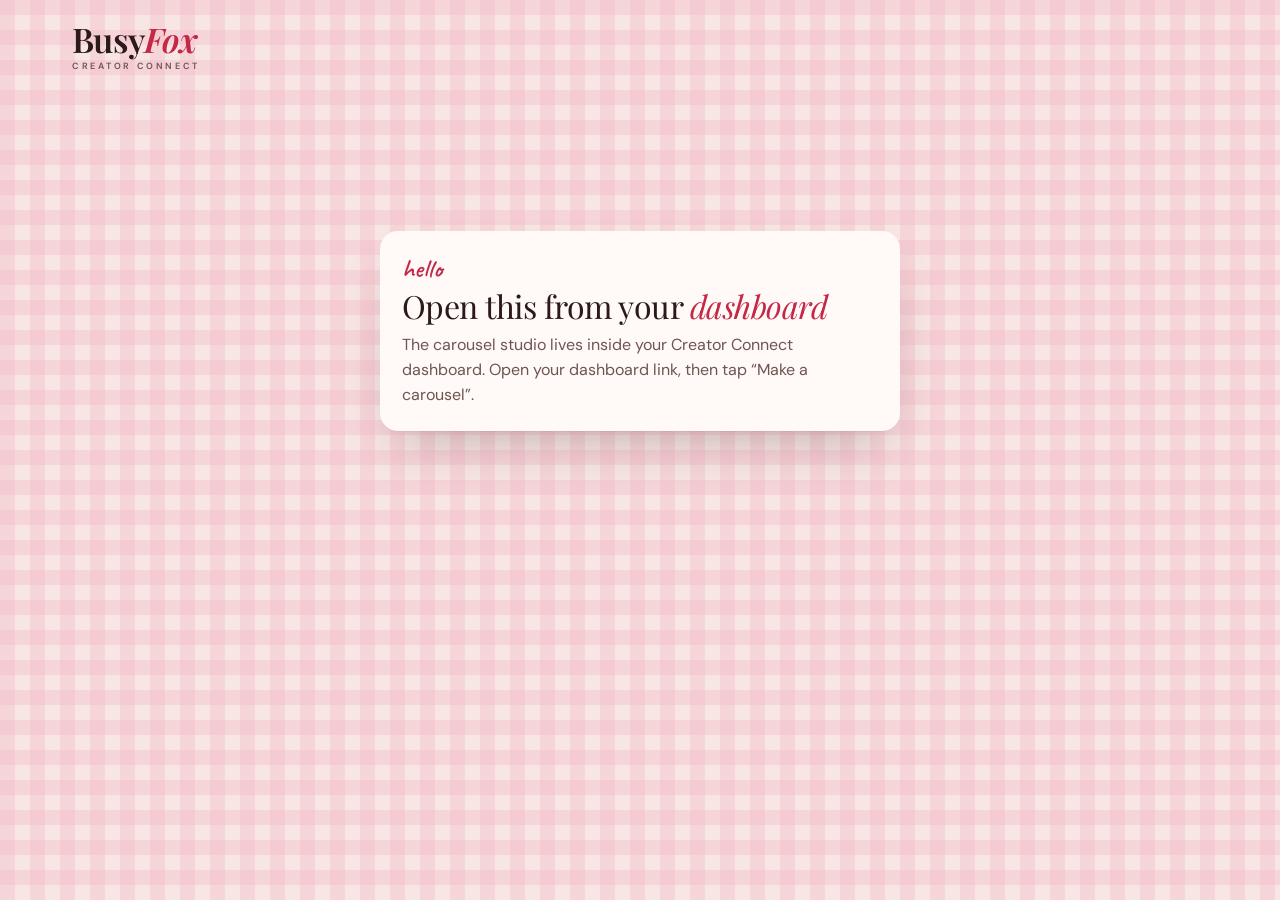
<file: carousel/index.html>
<!doctype html>
<html lang="en">
<head>
<meta charset="utf-8">
<meta name="viewport" content="width=device-width, initial-scale=1, viewport-fit=cover">
<title>Make a carousel | Busy Fox</title>
<meta name="robots" content="noindex, nofollow">
<meta name="referrer" content="no-referrer">
<meta name="theme-color" content="#F7E6E3">
<link rel="icon" type="image/png" href="../assets/fox.png">
<link rel="preconnect" href="https://fonts.googleapis.com">
<link rel="preconnect" href="https://fonts.gstatic.com" crossorigin>
<link rel="stylesheet" href="https://fonts.googleapis.com/css2?family=Playfair+Display:ital,wght@0,400;0,600;1,400;1,600&family=DM+Sans:opsz,wght@9..40,400;9..40,500;9..40,600;9..40,700&family=Caveat:wght@500;600;700&display=swap">
<link rel="stylesheet" id="tplFonts">
<link rel="stylesheet" href="../assets/cc.css?v=20261119c">
<link rel="stylesheet" href="carousel.css?v=20261119c">
</head>
<body>
<div class="wrap cr">
	<header class="head">
		<a class="logo" id="logo" href="../me/" aria-label="Busy Fox, back to my dashboard"><span class="mast">Busy<em>Fox</em></span><span class="sub" aria-hidden="true"><span>C</span><span>R</span><span>E</span><span>A</span><span>T</span><span>O</span><span>R</span><span>&nbsp;</span><span>C</span><span>O</span><span>N</span><span>N</span><span>E</span><span>C</span><span>T</span></span></a>
		<div class="head-r"><a class="cr-back" id="back" href="../me/" hidden><svg viewBox="0 0 16 16" aria-hidden="true"><path d="M9.5 3.5L5 8l4.5 4.5" fill="none" stroke="currentColor" stroke-width="2" stroke-linecap="round" stroke-linejoin="round"/></svg>My dashboard</a></div>
	</header>

	<section class="cr-gate" id="gate" aria-live="polite">
		<div class="card"><p class="hand" id="gateHand">one sec</p><h2 id="gateTitle">Opening your <em>carousel studio</em></h2><p class="body" id="gateMsg">Laying out the stickers and the tape.</p><div class="cr-acts" id="gateActs" hidden></div></div>
	</section>

	<!-- step 1: pick a template -->
	<main class="cr-pick" id="pick" hidden>
		<div class="cr-intro">
			<p class="hand" id="hello">swipe-worthy, in minutes</p>
			<h1>Make a <em>carousel</em></h1>
			<p class="cr-lede">Pick a look. Add your photos, or let Foxy place them and write the words. Move anything, then save it or put it in your content plan.</p>
		</div>
		<div class="cr-drafts" id="drafts" hidden></div>
		<div class="cr-chips" id="fams" role="group" aria-label="Kind of carousel"></div>
		<div class="cr-grid" id="grid"></div>
	</main>

	<!-- step 2: the editor -->
	<main class="cr-edit" id="edit" hidden>
		<div class="cr-top">
			<button type="button" class="cr-ghost" id="toPick"><svg viewBox="0 0 16 16" aria-hidden="true"><path d="M9.5 3.5L5 8l4.5 4.5"/></svg>Templates</button>
			<div class="cr-title"><b id="tplName">Template</b><span id="tplNote">5 slides</span></div>
			<div class="cr-topr">
				<button type="button" class="cr-icon" id="undo" aria-label="Undo" title="Undo" disabled><svg viewBox="0 0 24 24"><path d="M9 7H4v5"/><path d="M4 12a8 8 0 1 0 2.3-5.7L4 8"/></svg></button>
				<button type="button" class="cr-icon" id="redo" aria-label="Redo" title="Redo" disabled><svg viewBox="0 0 24 24"><path d="M15 7h5v5"/><path d="M20 12a8 8 0 1 1-2.3-5.7L20 8"/></svg></button>
			</div>
		</div>
		<div class="cr-switches">
			<div class="seg" role="group" aria-label="Slide shape"><button type="button" data-h="1350" aria-pressed="true">4:5</button><button type="button" data-h="1440" aria-pressed="false">3:4</button></div>
			<div class="seg" role="group" aria-label="Pictures or moving"><button type="button" data-mode="still" aria-pressed="true">Pictures</button><button type="button" data-mode="anim" aria-pressed="false">Moving</button></div>
			<div class="cr-variants" id="variants" role="group" aria-label="Colour"></div>
		</div>

		<p class="cr-hint" id="hint" hidden><span>Tap a piece to pick it, drag to move it. Pull the pink dot to resize, the white dot to turn. Double-tap to change words or photo.</span><button type="button" id="hintX">Got it</button></p>

		<div class="cr-stage" id="stage">
			<div class="cr-strip" id="strip"><canvas id="cv" role="img" aria-label="Your carousel. Tap any photo, word or sticker to pick it. Drag to move, pull the pink dot to resize, the white dot to turn, double-tap to change words or photo."></canvas></div>
		</div>
		<div class="cr-count">
			<button type="button" class="cr-icon" id="prevS" aria-label="Previous slide"><svg viewBox="0 0 24 24"><path d="M15 5l-7 7 7 7"/></svg></button>
			<div><b id="slideNo" aria-live="polite">Slide 1 of 5</b><div class="cr-dots" id="dots" aria-hidden="true"></div></div>
			<button type="button" class="cr-icon" id="nextS" aria-label="Next slide"><svg viewBox="0 0 24 24"><path d="M9 5l7 7-7 7"/></svg></button>
		</div>

		<div class="cr-dock">
			<div class="cr-selbar" id="selbar" role="toolbar" aria-label="This piece" hidden></div>
			<div class="cr-tools" id="tools" role="toolbar" aria-label="Tools"></div>
		</div>

		<section class="cr-tray">
			<div class="cr-tray-h"><b>Your photos</b><span id="trayNote">Stay on this phone until you save or plan the post.</span></div>
			<div class="cr-tray-row" id="tray"></div>
			<input type="file" id="file" accept="image/*" multiple hidden>
		</section>

		<div class="cr-foot">
			<button type="button" class="btn butter cr-foxy" id="foxyBtn"><img src="../assets/fox.png" alt="" width="22" height="22">Foxy, fill it in</button>
			<button type="button" class="btn red" id="exportBtn">Save or plan it</button>
		</div>
		<p class="cr-note" id="note" aria-live="polite"></p>
	</main>
</div>

<div class="cr-sheet" id="sheet" hidden role="dialog" aria-modal="true" aria-labelledby="sheetTitle"><div class="cr-sheet-in" id="sheetIn"></div></div>
<div class="cr-toast" id="toast" role="status" aria-live="polite"></div>
<div id="vids" hidden></div>

<script src="../assets/config.js?v=20261119c"></script>
<script>window.CAROUSEL_BASE = '';</script>
<script src="engine.js?v=20261119c"></script>
<script src="templates.js?v=20261119c"></script>
<script src="templates3.js?v=20261119c"></script>
<script src="templates4.js?v=20261119c"></script>
<script src="dress.js?v=20261119c"></script>
<script src="stories.js?v=20261119c"></script>
<script src="editor.js?v=20261119d"></script>
</body>
</html>
</file>
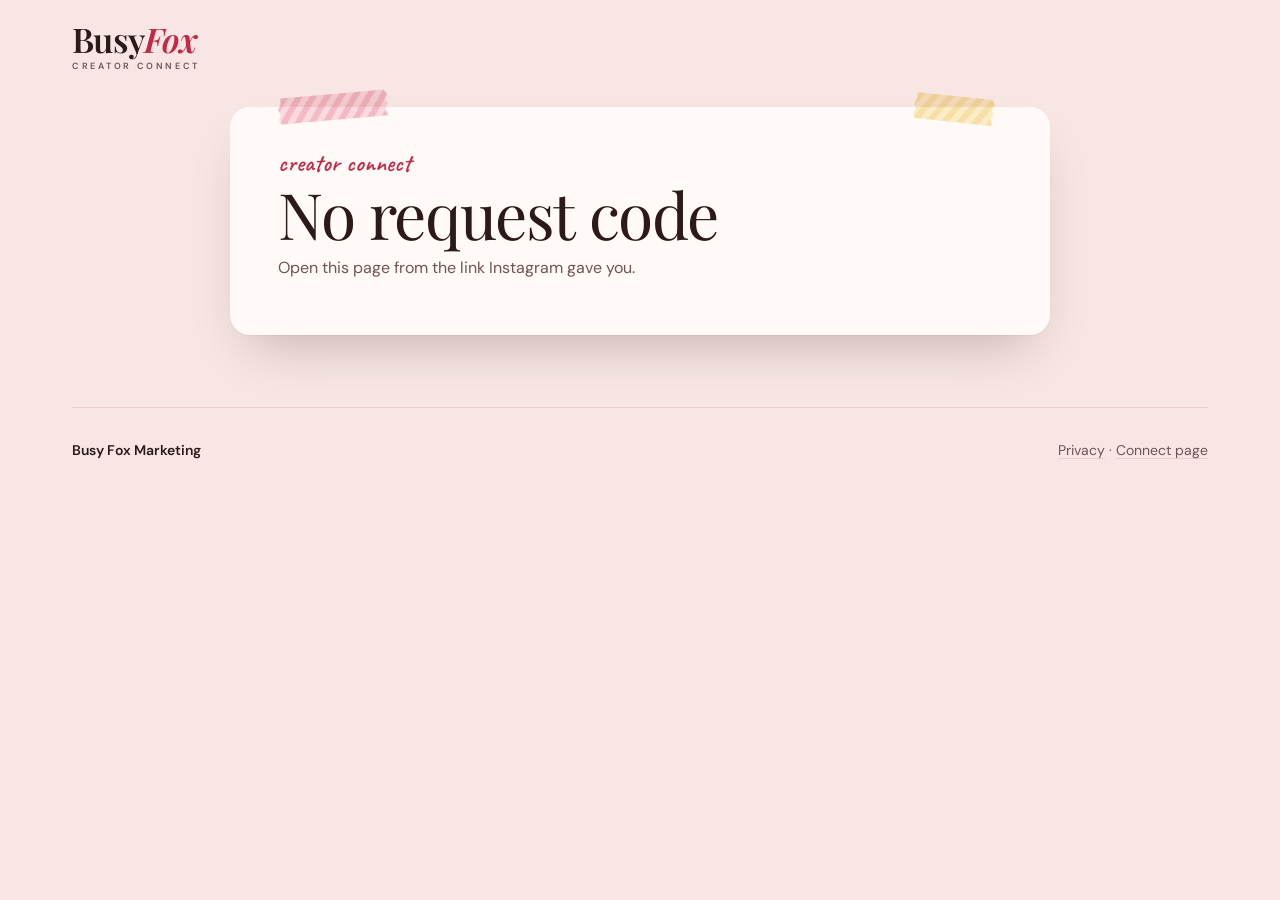
<file: deleted/index.html>
<!doctype html>
<html lang="en">
<head>
<meta charset="utf-8">
<meta name="viewport" content="width=device-width, initial-scale=1">
<title>Data deletion | Busy Fox</title>
<meta name="robots" content="noindex">
<meta name="theme-color" content="#F7E6E3">
<link rel="icon" type="image/png" href="../assets/fox.png">
<link rel="preconnect" href="https://fonts.googleapis.com">
<link rel="preconnect" href="https://fonts.gstatic.com" crossorigin>
<link rel="stylesheet" href="https://fonts.googleapis.com/css2?family=Playfair+Display:ital,wght@0,400;0,500;0,600;1,400;1,500;1,600&family=DM+Sans:opsz,wght@9..40,400;9..40,500;9..40,600;9..40,700&family=Caveat:wght@500;600;700&display=swap">
<link rel="stylesheet" href="../assets/cc.css">
<style>
.paper { position: relative; max-width: 820px; margin: 12px auto 72px; background: var(--card); border-radius: 20px; padding: 44px 48px; box-shadow: var(--lift); }
.paper > .tape.t1 { top: -13px; left: 48px; --w: 110px; --r: -5deg; }
.paper > .tape.t2 { top: -11px; right: 56px; --w: 80px; --r: 6deg; }
.paper h1 { font-size: clamp(40px, 5vw, 64px); margin: 6px 0 10px; }
.paper h2 { font-size: 26px; margin: 34px 0 10px; }
.paper p, .paper li { color: var(--warm); font-size: 16px; }
.paper p + p { margin-top: 10px; }
.paper ul { padding-left: 20px; margin: 10px 0 0; }
.paper li + li { margin-top: 6px; }
.paper .lede { color: var(--ink); font-size: 17.5px; margin-top: 14px; padding: 14px 18px; background: var(--tint); border-radius: 12px; }
.paper .small { font-size: 13.5px; color: var(--hint); }
.paper p.hand { font-size: 24px; color: var(--cherry); }
@media (max-width: 600px) { .paper { padding: 34px 18px; } }
</style>
</head>
<body>
<div class="wrap">
	<header class="head">
		<a class="logo" href="../" aria-label="Busy Fox"><span class="mast">Busy<em>Fox</em></span><span class="sub" aria-hidden="true"><span>C</span><span>R</span><span>E</span><span>A</span><span>T</span><span>O</span><span>R</span><span>&nbsp;</span><span>C</span><span>O</span><span>N</span><span>N</span><span>E</span><span>C</span><span>T</span></span></a>
	</header>
	<main class="paper"><span class="tape t1"></span><span class="tape t2 butter"></span>
	<p class="hand">creator connect</p>
  <h1 id="t">Checking your request…</h1>
  <p class="lead" id="d"></p>
  <p class="small" id="c"></p>
	</main>
	<footer class="foot">
		<span><b>Busy Fox Marketing</b></span>
		<span><a href="../privacy/">Privacy</a> · <a href="../">Connect page</a></span>
	</footer>
</div>
<script src="../assets/config.js"></script>
<script>
(function () {
  var code = new URLSearchParams(location.search).get('code') || '';
  var t = document.getElementById('t'), d = document.getElementById('d'), c = document.getElementById('c');
  if (!code) { t.textContent = 'No request code'; d.textContent = 'Open this page from the link Instagram gave you.'; return; }
  c.textContent = 'Confirmation code: ' + code;
  fetch(window.CC.api + '/deletion-status?code=' + encodeURIComponent(code))
    .then(function (r) { return r.json(); })
    .then(function (x) {
      if (x.deleted) { t.textContent = 'Your data has been deleted'; d.textContent = 'Busy Fox has removed your Instagram access key, saved stories, snapshots and form answers.'; }
      else { t.textContent = 'We could not find that request'; d.textContent = 'Please email admin@busyfox.in with the code below and we will check by hand.'; }
    })
    .catch(function () { t.textContent = 'Could not check right now'; d.textContent = 'Please try again in a minute.'; });
})();
</script>
</body>
</html>
</file>
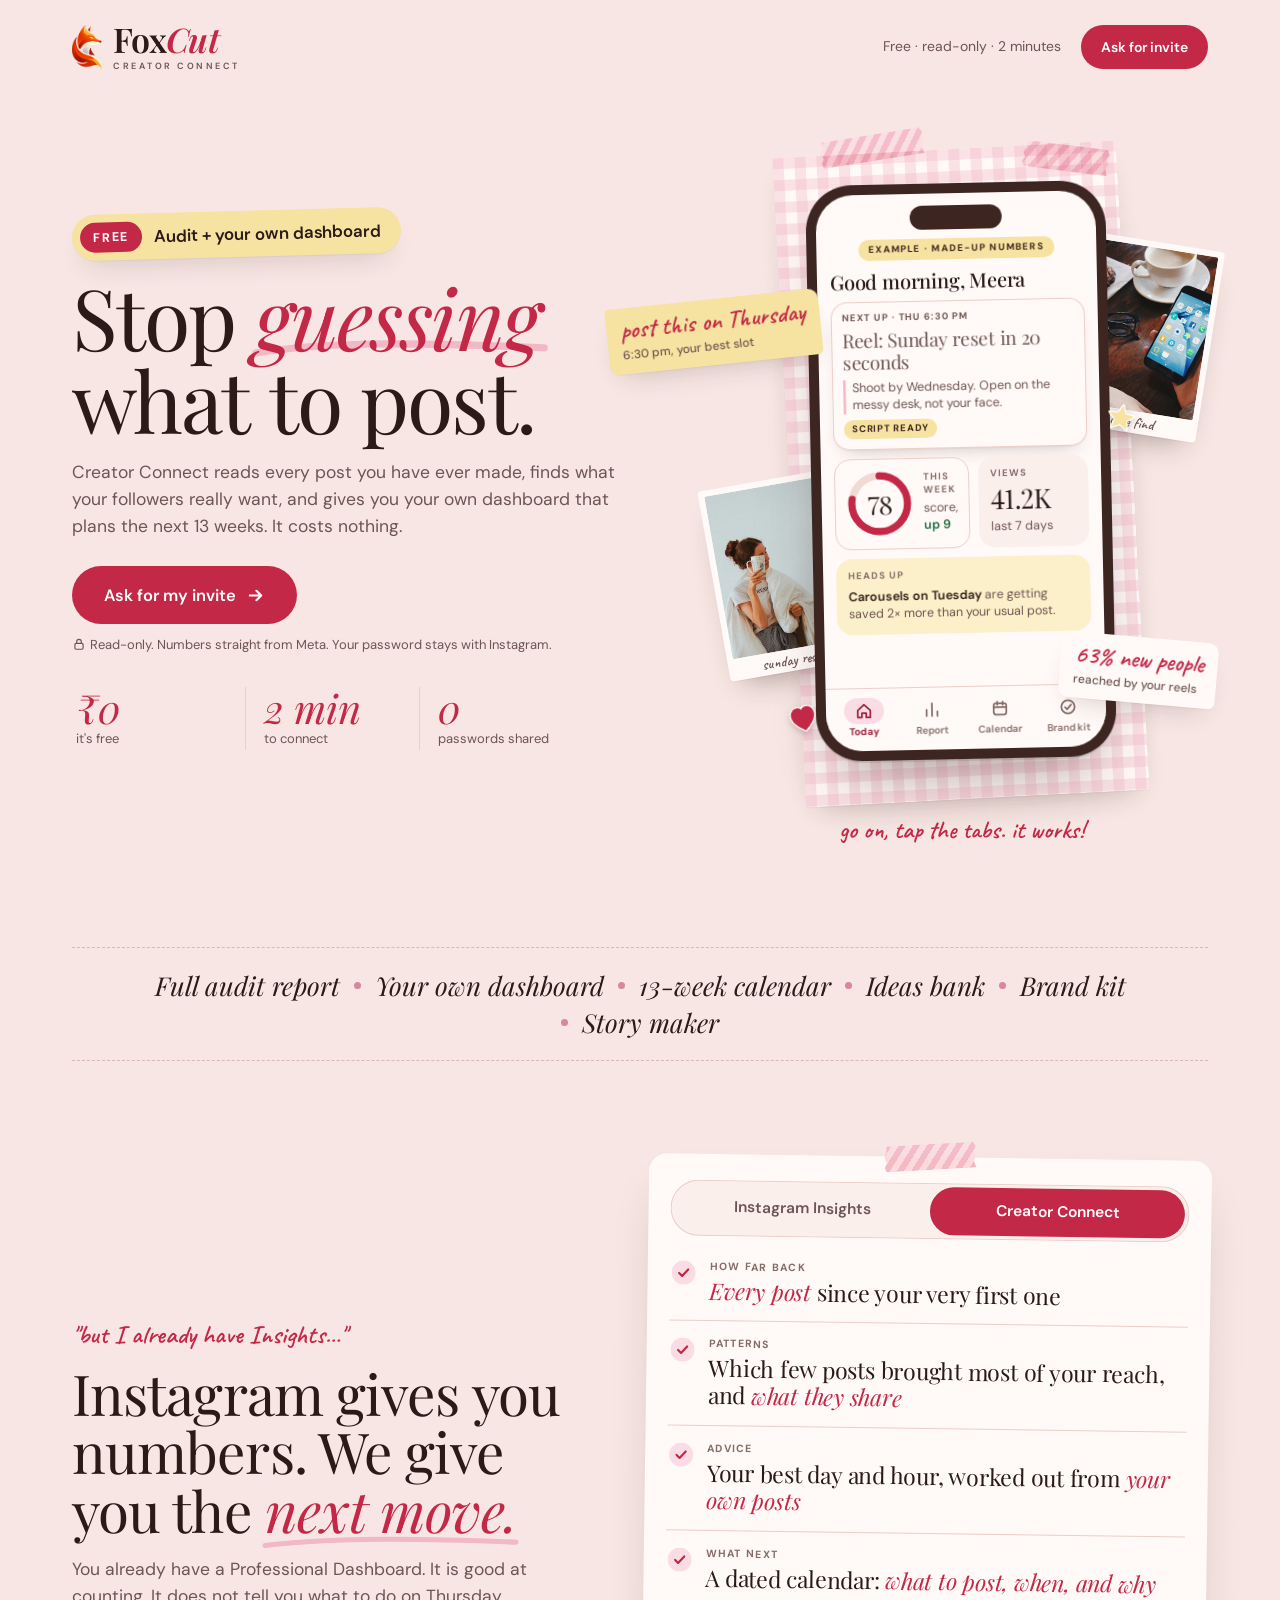
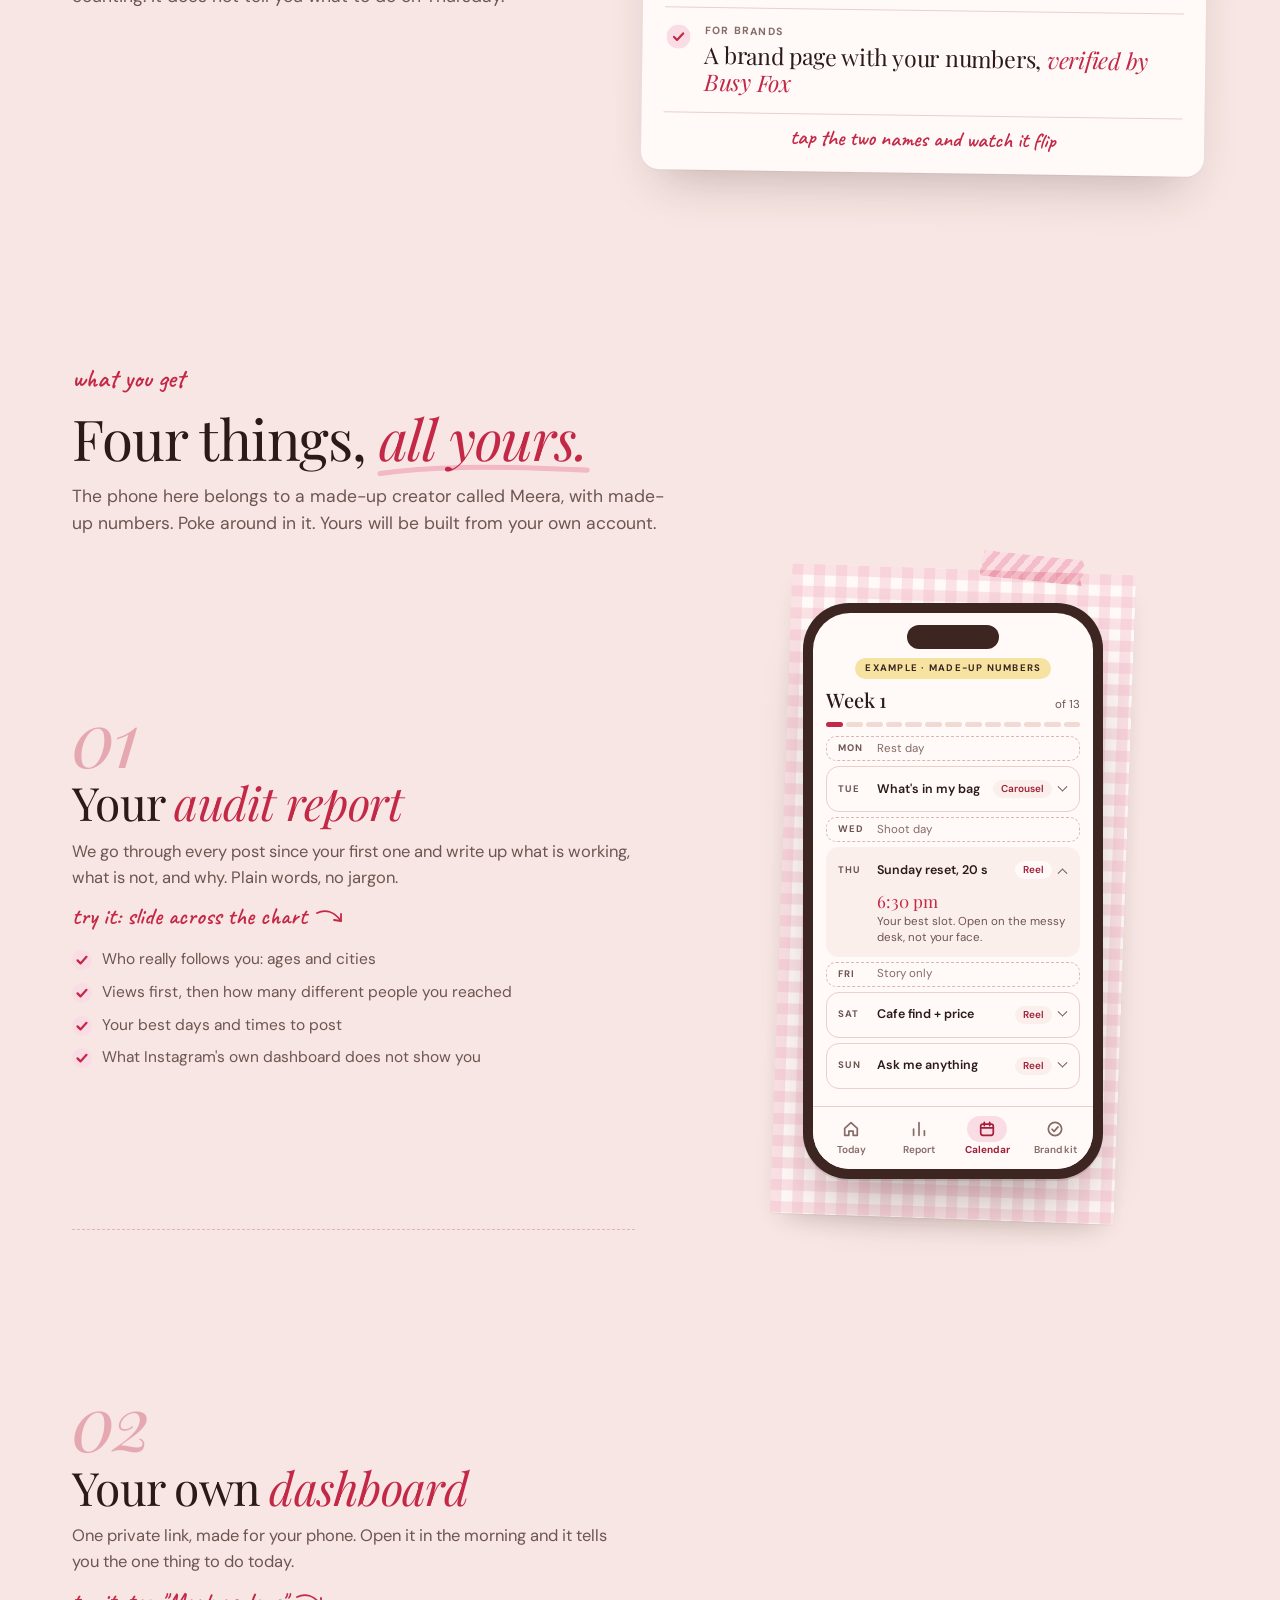
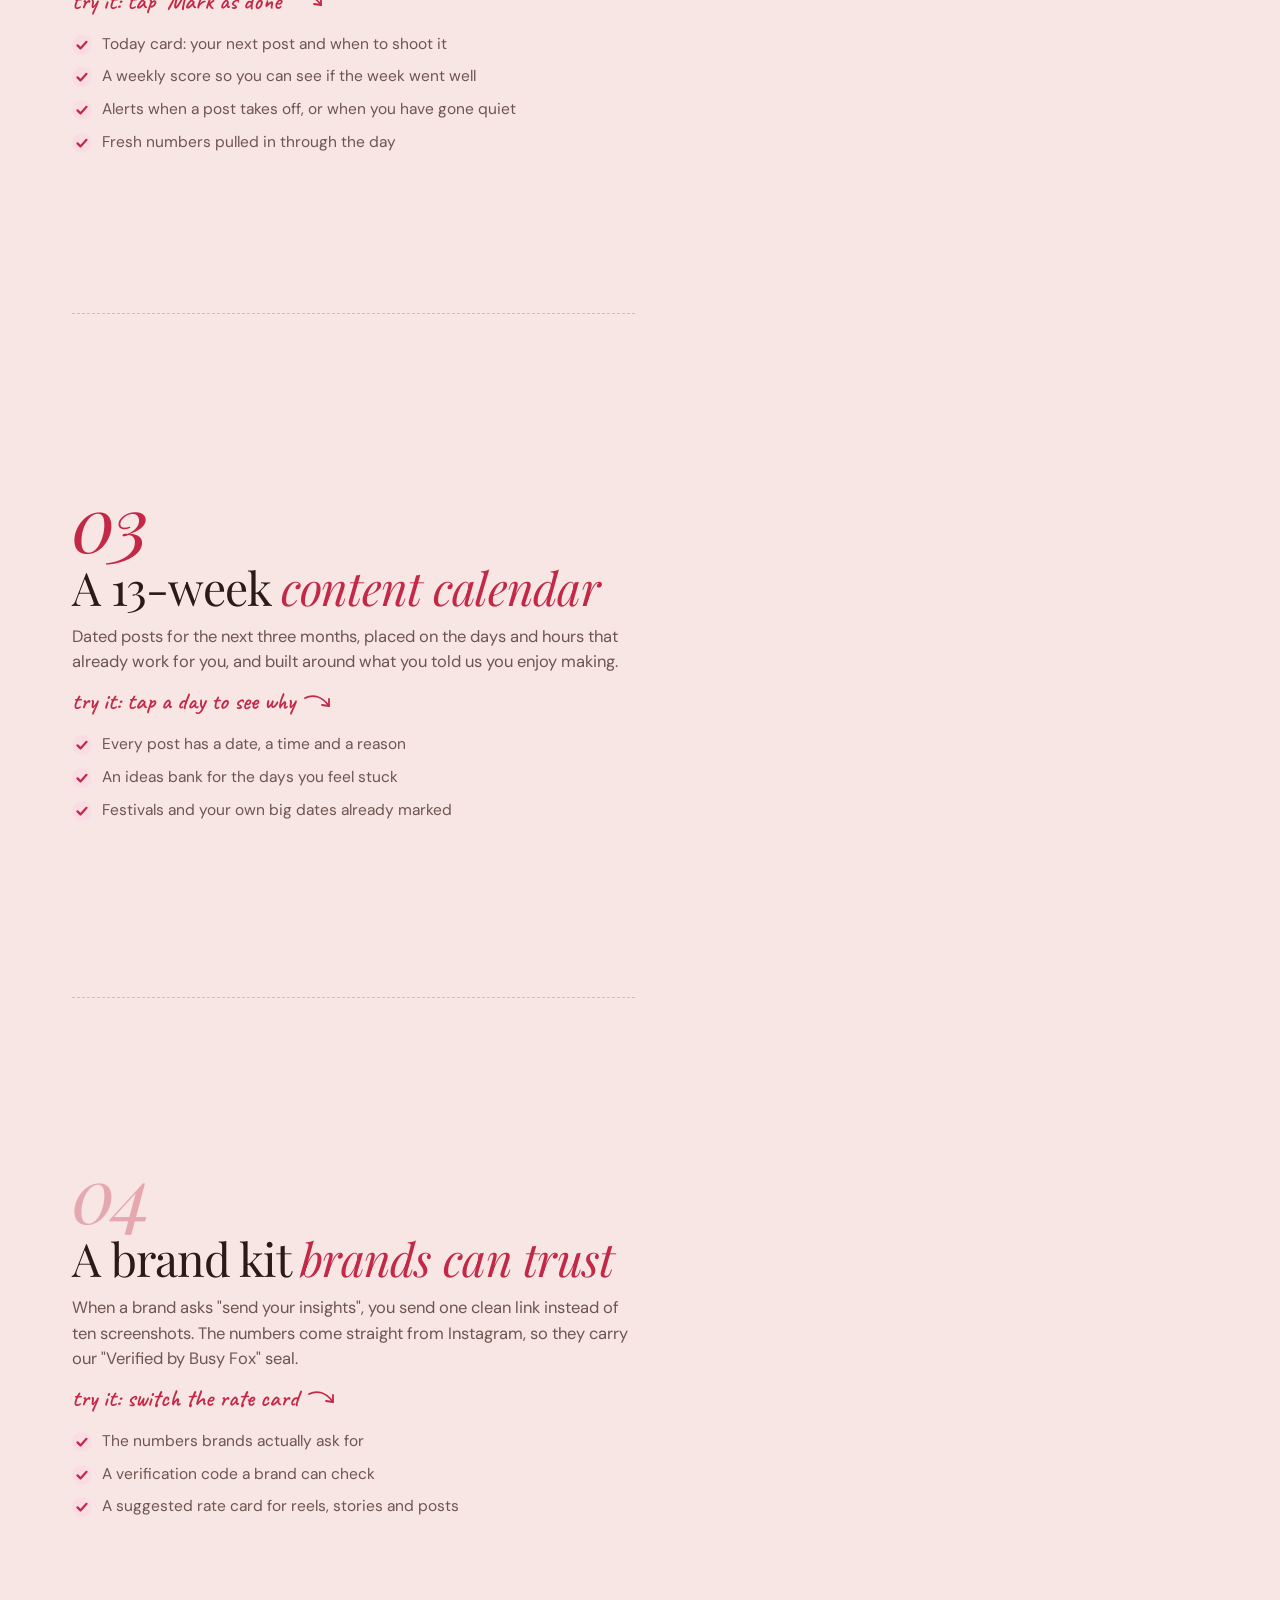
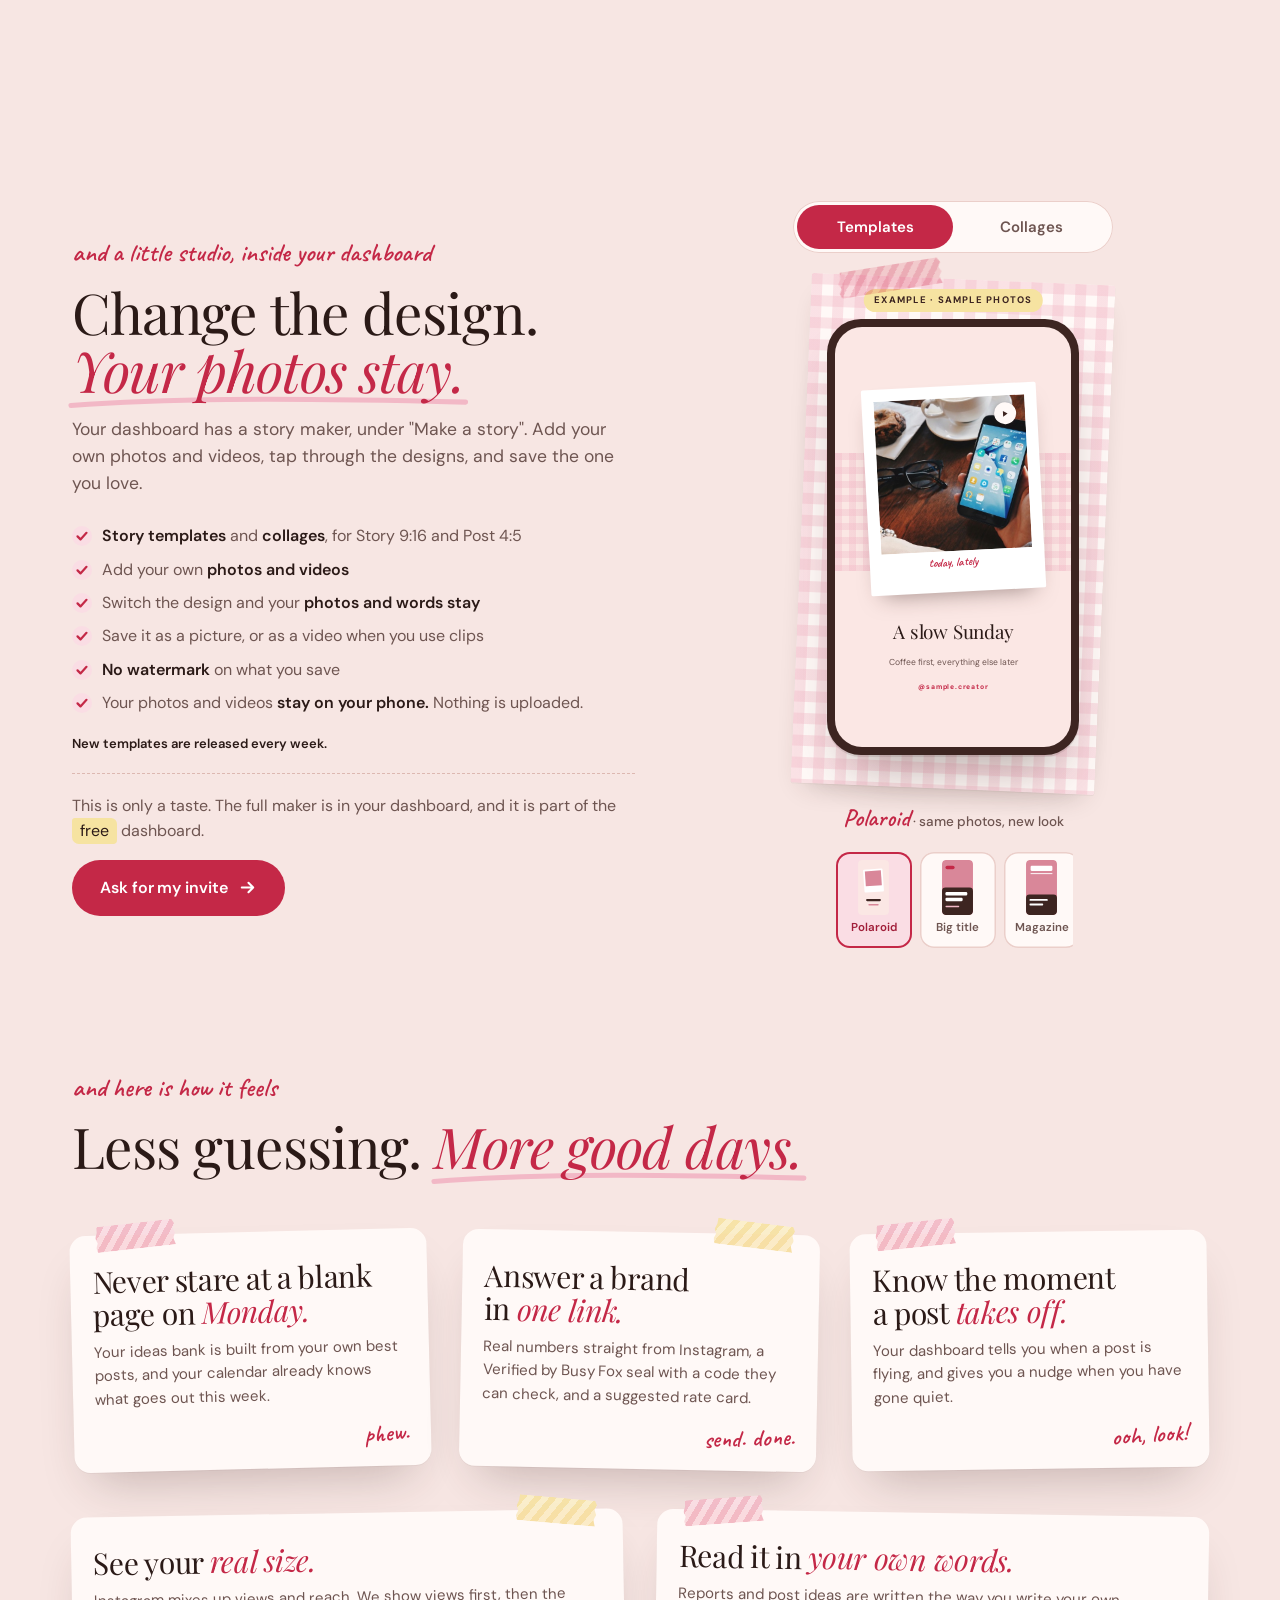
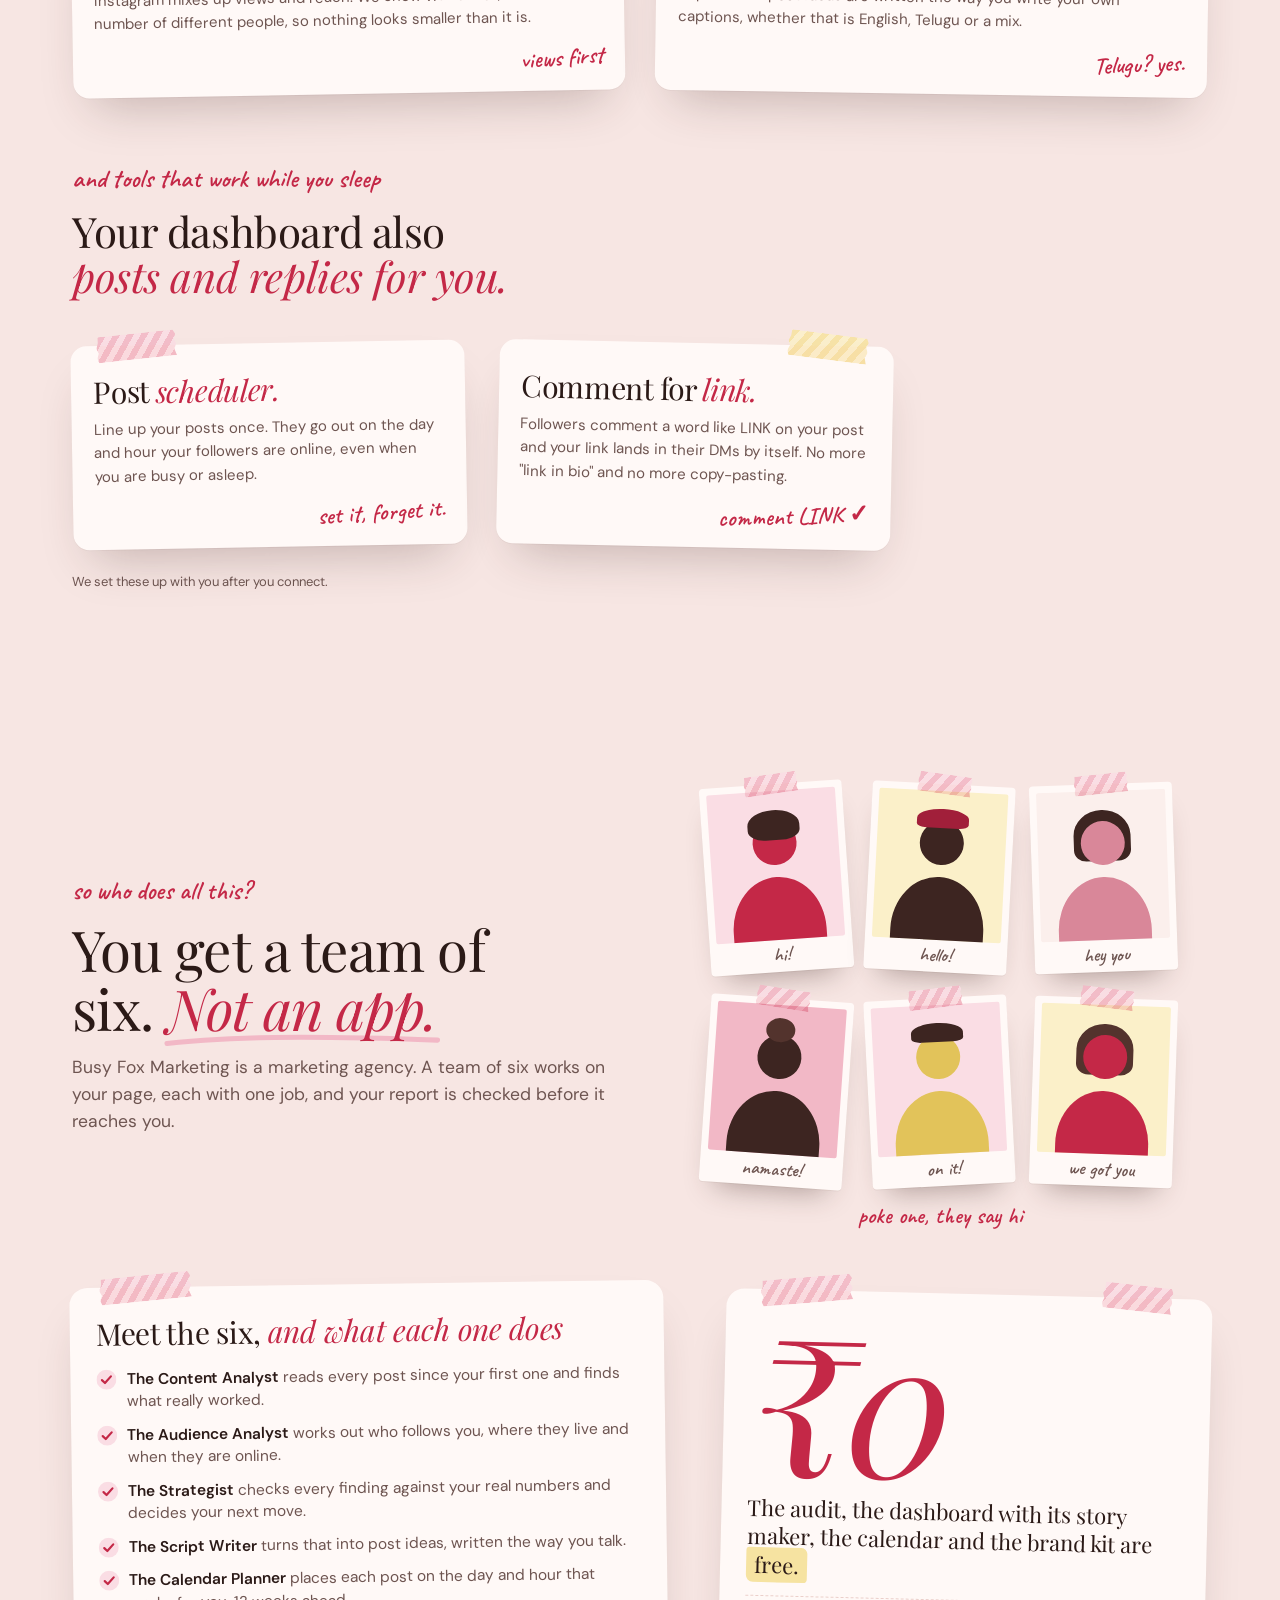
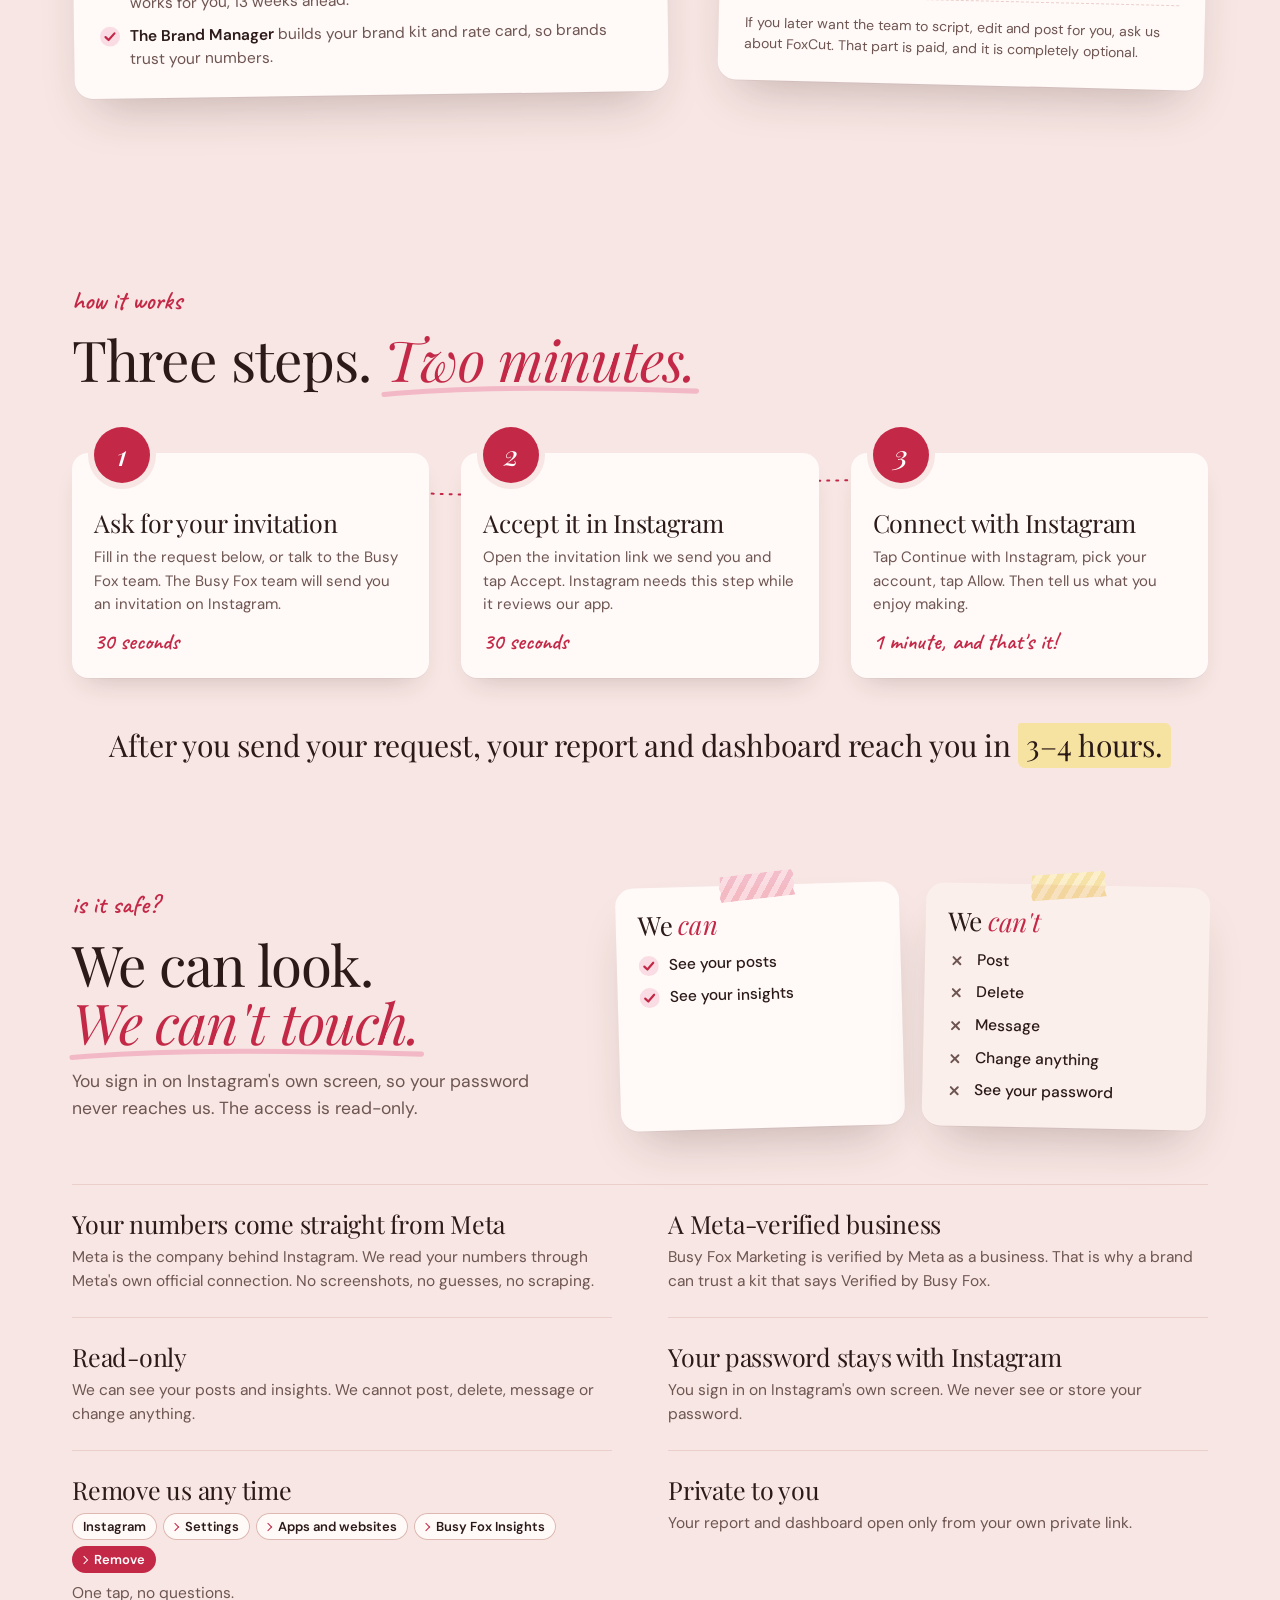
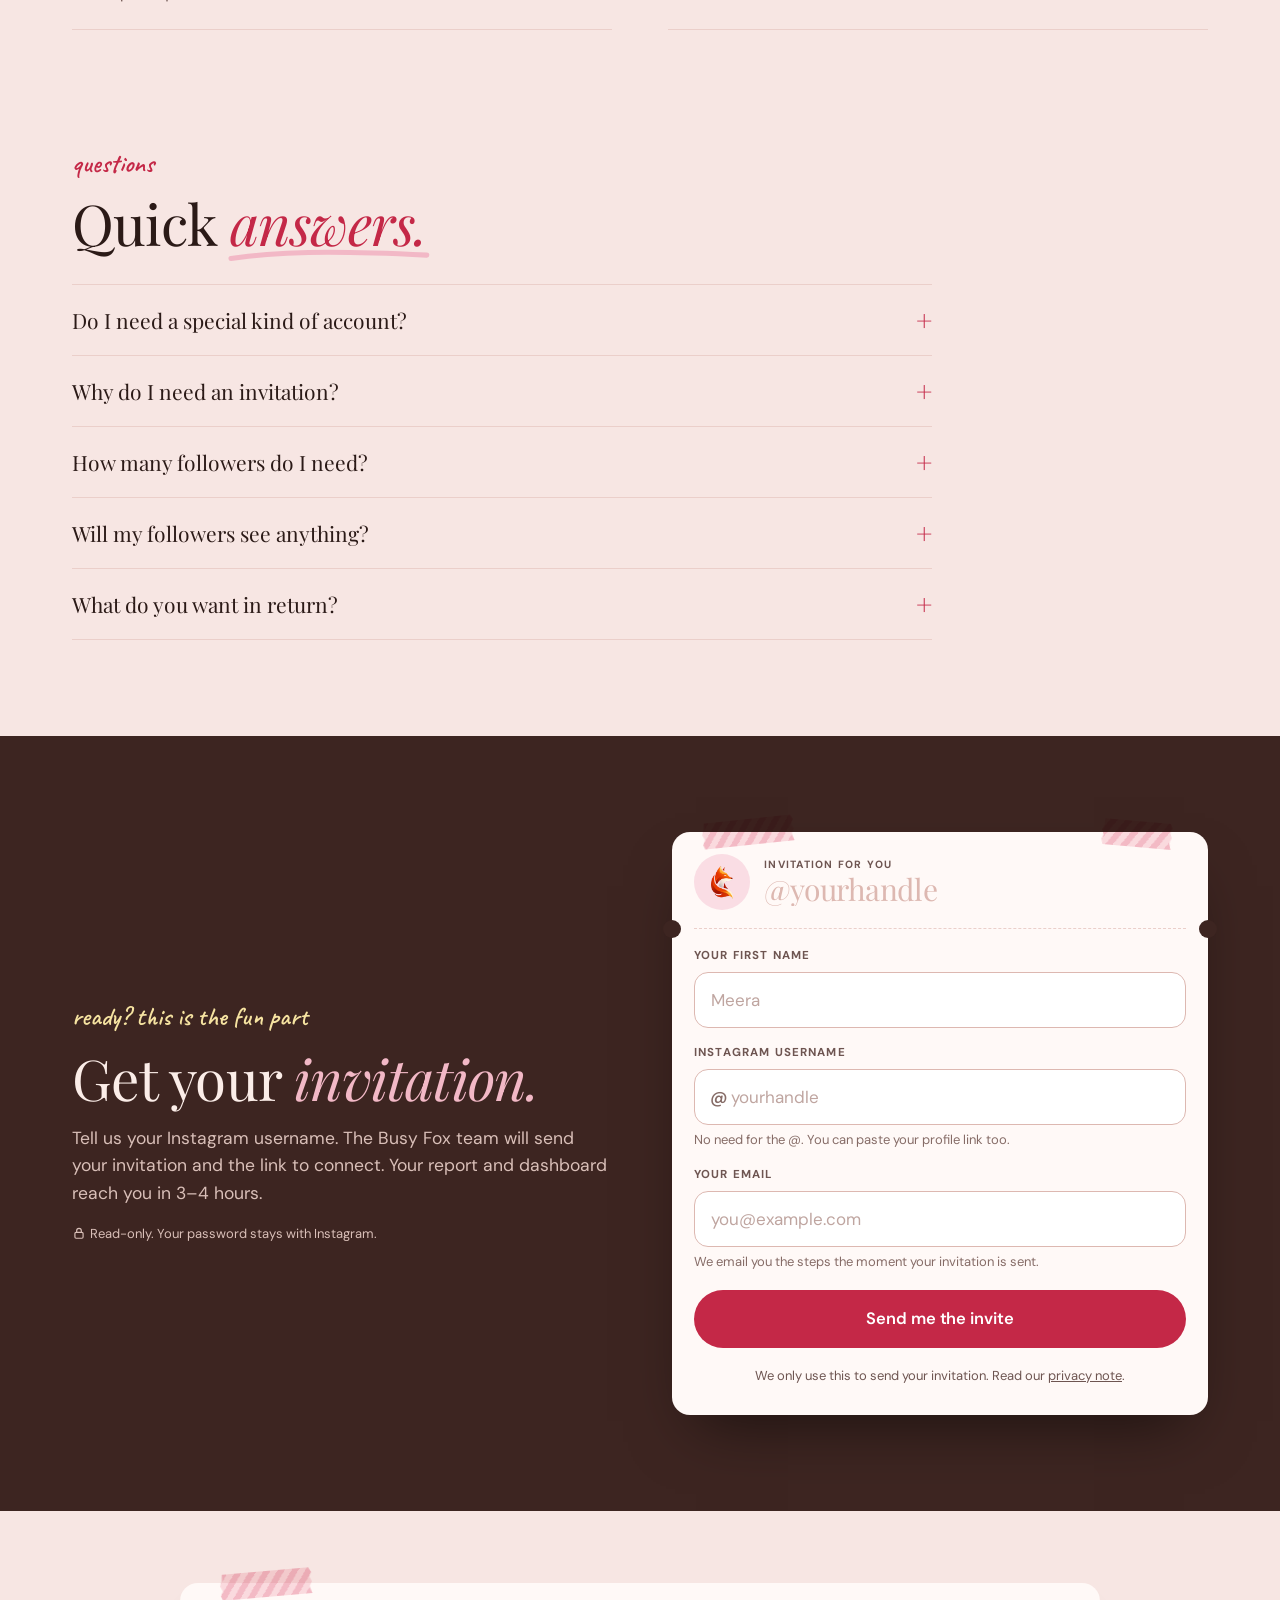
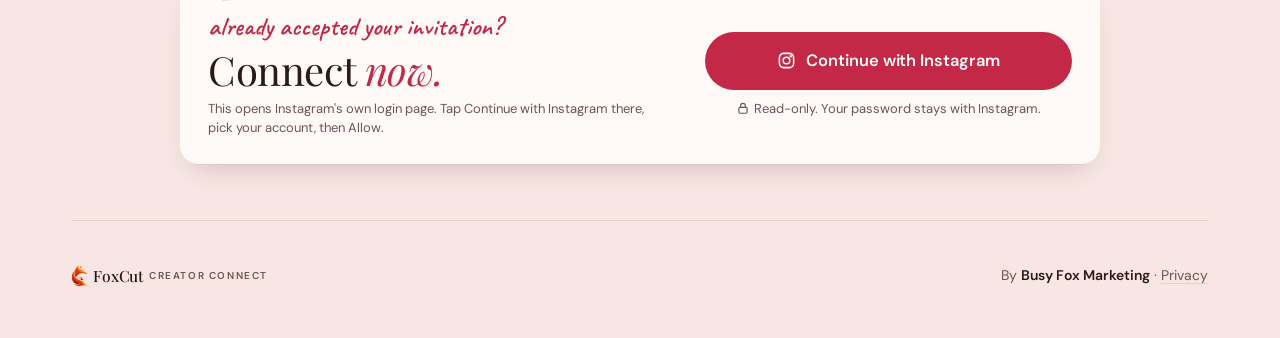
<file: join/index.html>
<!doctype html>
<html lang="en">
<head>
<meta charset="utf-8">
<meta name="viewport" content="width=device-width, initial-scale=1, viewport-fit=cover">
<title>Creator Connect | Free Instagram audit and your own dashboard</title>
<meta name="description" content="Creator Connect reads every post you have made, shows what your followers really want, and gives you a dashboard that plans your next 13 weeks. Free, read-only, two minutes.">
<meta name="robots" content="noindex">
<meta name="theme-color" content="#F7E6E3">
<meta property="og:type" content="website">
<meta property="og:title" content="Stop guessing what to post">
<meta property="og:description" content="A free Instagram audit, your own dashboard, a 13-week calendar and a brand kit. Read-only. Your password stays with Instagram.">
<meta property="og:image" content="https://work.busyfox.in/creator-connect/assets/og.jpg">
<meta property="og:url" content="https://work.busyfox.in/creator-connect/join/">
<meta name="twitter:card" content="summary_large_image">
<link rel="icon" type="image/png" href="../assets/fox.png">
<link rel="preconnect" href="https://fonts.googleapis.com">
<link rel="preconnect" href="https://fonts.gstatic.com" crossorigin>
<link rel="stylesheet" href="https://fonts.googleapis.com/css2?family=Playfair+Display:ital,wght@0,400;0,500;0,600;1,400;1,500;1,600&family=DM+Sans:opsz,wght@9..40,400;9..40,500;9..40,600;9..40,700&family=Caveat:wght@500;600;700&display=swap">
<link rel="stylesheet" href="../assets/cc.css">
<link rel="stylesheet" href="../assets/watermark.css">
<link rel="stylesheet" href="join.css">
<link rel="stylesheet" href="motion.css">
<script>
/* MOTION switch. "js" as before; "still" for ?still. "mv" (blocks may wait off-stage for their entrance) is added only when
   motion is wanted and possible, and takes itself off again after 3 s unless motion.js has started and cancelled the timer. */
(function (w, c) {
	c.add('js');
	if (/[?&]still\b/.test(location.search)) { c.add('still'); return; }
	if (!('IntersectionObserver' in w) || !w.matchMedia || w.matchMedia('(prefers-reduced-motion: reduce)').matches) return;
	c.add('mv');
	w.__mvT = setTimeout(function () { c.remove('mv'); }, 3000);
})(window, document.documentElement.classList);
</script>
</head>
<body>

<svg width="0" height="0" style="position:absolute" aria-hidden="true" focusable="false">
	<symbol id="i-today" viewBox="0 0 20 20"><path d="M3 9.2 10 3l7 6.2V17h-4.6v-4.6H7.6V17H3z"/></symbol>
	<symbol id="i-report" viewBox="0 0 20 20"><path d="M4 17V10M10 17V3M16 17v-5"/></symbol>
	<symbol id="i-cal" viewBox="0 0 20 20"><rect x="3" y="4.5" width="14" height="12.5" rx="2.5"/><path d="M3 8.8h14M7 2.6v3.6M13 2.6v3.6"/></symbol>
	<symbol id="i-kit" viewBox="0 0 20 20"><circle cx="10" cy="10" r="7.4"/><path d="m6.7 10.3 2.3 2.3 4.4-4.9"/></symbol>
	<symbol id="i-check" viewBox="0 0 20 20"><path d="m4.5 10.6 3.6 3.6L15.5 6"/></symbol>
	<symbol id="i-heart" viewBox="0 0 40 40"><path d="M20 35s-13-8.2-13-17.3C7 12.5 10.6 9 15 9c2.4 0 4 1.2 5 2.9C21 10.2 22.6 9 25 9c4.4 0 8 3.5 8 8.7C33 26.8 20 35 20 35z" fill="#C42847" stroke="#fff" stroke-width="3" paint-order="stroke"/></symbol>
	<symbol id="i-star" viewBox="0 0 40 40"><path d="M20 4l4.6 10 10.9 1.2-8.1 7.4 2.3 10.8L20 27.8 10.3 33.4l2.3-10.8-8.1-7.4L15.4 14z" fill="#F6E3A1" stroke="#fff" stroke-width="3" stroke-linejoin="round" paint-order="stroke"/></symbol>
</svg>

<div class="wrap">
	<header class="head">
		<a class="logo fx" href="#top" aria-label="FoxCut Creator Connect"><img src="../assets/fox.png" alt="" width="30" height="44"><span class="mast">Fox<em>Cut</em></span><span class="sub" aria-hidden="true"><span>C</span><span>R</span><span>E</span><span>A</span><span>T</span><span>O</span><span>R</span><span>&nbsp;</span><span>C</span><span>O</span><span>N</span><span>N</span><span>E</span><span>C</span><span>T</span></span></a>
		<div class="head-r"><span class="when">Free · read-only · 2 minutes</span><a class="btn red" href="#join">Ask for invite</a></div>
	</header>

	<main id="top">

	<!-- HERO -->
	<section class="hero pt">
		<div class="hero-l">
			<p class="hand hi" id="hi" hidden data-reveal>Hi <b id="hi-name"></b> this one is for you.</p>
			<p class="badge" data-reveal><b>Free</b>Audit + your own dashboard</p>
			<h1 class="hero-h" data-reveal>Stop <em>guessing<svg class="swash" viewBox="0 0 300 30" preserveAspectRatio="none" aria-hidden="true"><path pathLength="1" d="M4 20 C 70 8, 150 6, 296 14"/></svg></em> what to post.</h1>
			<p class="lede hero-lede" data-reveal>Creator Connect reads every post you have ever made, finds what your followers really want, and gives you your own dashboard that plans the next 13 weeks. It costs nothing.</p>
			<div class="hero-cta" data-reveal>
				<a class="btn red" href="#join">Ask for my invite <svg class="arr" viewBox="0 0 20 20" aria-hidden="true"><path d="M4 10h12M11 5l5 5-5 5"/></svg></a>
				<p class="fine"><svg viewBox="0 0 24 24" aria-hidden="true"><rect x="5" y="11" width="14" height="10" rx="2"/><path d="M8 11V8a4 4 0 0 1 8 0v3"/></svg>Read-only. Numbers straight from Meta. Your password stays with Instagram.</p>
			</div>
			<div class="tiles" data-reveal>
				<div class="tile"><b>₹0</b><span>it's free</span></div>
				<div class="tile"><b>2 min</b><span>to connect</span></div>
				<div class="tile"><b>0</b><span>passwords shared</span></div>
			</div>
		</div>

		<div class="stage" data-reveal="right">
			<div class="mat">
				<span class="tape a"></span><span class="tape b"></span>
				<figure class="pol p1" aria-hidden="true" data-reveal="pop"><img src="../assets/img/sunday-reset-mug.jpg" alt="" width="132" height="165" loading="lazy"><figcaption>sunday reset</figcaption></figure>
				<figure class="pol p2" aria-hidden="true" data-reveal="pop"><img src="../assets/img/cafe-table-phone.jpg" alt="" width="132" height="165" loading="lazy"><figcaption>cafe find</figcaption></figure>
				<p class="jot j1" data-reveal="pop">post this on Thursday<small>6:30 pm, your best slot</small></p>
				<p class="jot j2" data-reveal="pop">63% new people<small>reached by your reels</small></p>
				<div class="phone hero-phone" id="hero-phone" role="group" aria-label="Example dashboard you can try. All numbers are made up.">
					<div class="screen">
						<div class="notch" aria-hidden="true"></div>
						<p class="ex">Example · made-up numbers</p>
						<div class="p-views">
							<div class="p-view" data-view="today">
								<div class="s-top"><b>Good morning, Meera</b></div>
								<div class="item lift">
									<p class="s-kind">Next up · Thu 6:30 pm</p>
									<p class="s-h">Reel: Sunday reset in 20 seconds</p>
									<p class="s-hook">Shoot by Wednesday. Open on the messy desk, not your face.</p>
									<span class="s-pill">Script ready</span>
								</div>
								<div class="s-row">
									<div class="item s-score"><div class="dial"><svg viewBox="0 0 64 64" aria-hidden="true"><circle class="tr" cx="32" cy="32" r="27"/><circle class="pr" cx="32" cy="32" r="27" pathLength="100" stroke-dasharray="78 100"/></svg><b>78</b></div><div><p class="s-kind q">This week</p><p>score, <span class="up">up 9</span></p></div></div>
									<div class="item tint"><p class="s-kind q">Views</p><p class="s-num">41.2K</p><p>last 7 days</p></div>
								</div>
								<div class="item butter">
									<p class="s-kind q">Heads up</p>
									<p><b>Carousels on Tuesday</b> are getting saved 2× more than your usual post.</p>
								</div>
							</div>
						</div>
						<div class="p-nav" role="tablist" aria-label="Screens of the example dashboard">
							<button type="button" class="p-tab" role="tab" data-go="today"><svg aria-hidden="true"><use href="#i-today"/></svg>Today</button>
							<button type="button" class="p-tab" role="tab" data-go="report"><svg aria-hidden="true"><use href="#i-report"/></svg>Report</button>
							<button type="button" class="p-tab" role="tab" data-go="calendar"><svg aria-hidden="true"><use href="#i-cal"/></svg>Calendar</button>
							<button type="button" class="p-tab" role="tab" data-go="kit"><svg aria-hidden="true"><use href="#i-kit"/></svg>Brand kit</button>
						</div>
					</div>
				</div>
				<button type="button" class="stk s1 bare" data-play="poke" aria-label="Heart sticker, just for fun"><svg viewBox="0 0 40 40" aria-hidden="true"><use href="#i-heart"/></svg></button>
				<button type="button" class="stk s2 bare" data-play="poke" aria-label="Star sticker, just for fun"><svg viewBox="0 0 40 40" aria-hidden="true"><use href="#i-star"/></svg></button>
			</div>
			<p class="hand stage-note" aria-hidden="true">go on, tap the tabs. it works!</p>
		</div>
	</section>

	<div class="strip" data-reveal>
		<ul>
			<li>Full audit report</li>
			<li>Your own dashboard</li>
			<li>13-week calendar</li>
			<li>Ideas bank</li>
			<li>Brand kit</li>
			<li>Story maker</li>
		</ul>
	</div>

	<!-- INSTAGRAM INSIGHTS vs CREATOR CONNECT -->
	<section class="vs" id="why">
		<div class="vs-head" data-reveal>
			<p class="hand">"but I already have Insights…"</p>
			<h2>Instagram gives you numbers. We give you the <em>next move.</em></h2>
			<p class="lede">You already have a Professional Dashboard. It is good at counting. It does not tell you what to do on Thursday.</p>
		</div>
		<div class="vs-board" id="vs" data-side="ig" data-reveal="right">
			<span class="tape" aria-hidden="true"></span>
			<div class="vs-switch" role="group" aria-label="Show the answers from">
				<button type="button" class="vs-opt" data-side="ig" aria-pressed="true">Instagram Insights</button>
				<button type="button" class="vs-opt" data-side="cc" aria-pressed="false">Creator Connect</button>
				<i class="vs-thumb" aria-hidden="true"></i>
			</div>
			<ul class="vs-rows">
				<li class="vs-row"><i class="vs-mark" aria-hidden="true"></i><span class="vs-topic">How far back</span><span class="vs-ans"><span class="vs-a ig">Mostly the <b>last 90 days</b></span><span class="vs-a cc"><b>Every post</b> since your very first one</span></span></li>
				<li class="vs-row"><i class="vs-mark" aria-hidden="true"></i><span class="vs-topic">Patterns</span><span class="vs-ans"><span class="vs-a ig">One post at a time, no patterns across posts</span><span class="vs-a cc">Which few posts brought most of your reach, and <b>what they share</b></span></span></li>
				<li class="vs-row"><i class="vs-mark" aria-hidden="true"></i><span class="vs-topic">Advice</span><span class="vs-ans"><span class="vs-a ig">Numbers with <b>no advice</b> on what to change</span><span class="vs-a cc">Your best day and hour, worked out from <b>your own posts</b></span></span></li>
				<li class="vs-row"><i class="vs-mark" aria-hidden="true"></i><span class="vs-topic">What next</span><span class="vs-ans"><span class="vs-a ig">No plan for what to post next</span><span class="vs-a cc">A dated calendar: <b>what to post, when, and why</b></span></span></li>
				<li class="vs-row"><i class="vs-mark" aria-hidden="true"></i><span class="vs-topic">For brands</span><span class="vs-ans"><span class="vs-a ig">Nothing you can send to a brand</span><span class="vs-a cc">A brand page with your numbers, <b>verified by Busy Fox</b></span></span></li>
			</ul>
			<p class="hand vs-foot" aria-hidden="true">tap the two names and watch it flip</p>
		</div>
	</section>

	<!-- WHAT YOU GET -->
	<section class="get" id="get">
		<div class="intro" data-reveal>
			<p class="hand">what you get</p>
			<h2>Four things, <em>all yours.</em></h2>
			<p class="lede">The phone here belongs to a made-up creator called Meera, with made-up numbers. Poke around in it. Yours will be built from your own account.</p>
		</div>

		<div class="get-stage" id="get-stage">
			<div class="get-tabs" role="tablist" aria-label="The four things you get">
				<button type="button" class="g-tab" role="tab" id="gt-0" aria-controls="gp-0">Report</button>
				<button type="button" class="g-tab" role="tab" id="gt-1" aria-controls="gp-1">Dashboard</button>
				<button type="button" class="g-tab" role="tab" id="gt-2" aria-controls="gp-2">Calendar</button>
				<button type="button" class="g-tab" role="tab" id="gt-3" aria-controls="gp-3">Brand kit</button>
			</div>

			<article class="f-panel" id="gp-0" data-feat="report">
				<div class="f-head" data-reveal>
					<span class="f-n" aria-hidden="true">01</span>
					<h3>Your <em>audit report</em></h3>
					<p class="body">We go through every post since your first one and write up what is working, what is not, and why. Plain words, no jargon.</p>
					<p class="hand f-try" data-play="nudge">try it: slide across the chart <svg viewBox="0 0 30 20" aria-hidden="true"><path d="M2 6c8-4 17-2 24 8"/><path d="M26 14l-7-1M26 14l0-7"/></svg></p>
				</div>
				<ul class="ticks" data-reveal>
					<li>Who really follows you: ages and cities</li>
					<li>Views first, then how many different people you reached</li>
					<li>Your best days and times to post</li>
					<li>What Instagram's own dashboard does not show you</li>
				</ul>
			</article>

			<article class="f-panel" id="gp-1" data-feat="week">
				<div class="f-head" data-reveal>
					<span class="f-n" aria-hidden="true">02</span>
					<h3>Your own <em>dashboard</em></h3>
					<p class="body">One private link, made for your phone. Open it in the morning and it tells you the one thing to do today.</p>
					<p class="hand f-try" data-play="nudge">try it: tap "Mark as done" <svg viewBox="0 0 30 20" aria-hidden="true"><path d="M2 6c8-4 17-2 24 8"/><path d="M26 14l-7-1M26 14l0-7"/></svg></p>
				</div>
				<ul class="ticks" data-reveal>
					<li>Today card: your next post and when to shoot it</li>
					<li>A weekly score so you can see if the week went well</li>
					<li>Alerts when a post takes off, or when you have gone quiet</li>
					<li>Fresh numbers pulled in through the day</li>
				</ul>
			</article>

			<article class="f-panel" id="gp-2" data-feat="calendar">
				<div class="f-head" data-reveal>
					<span class="f-n" aria-hidden="true">03</span>
					<h3>A 13-week <em>content calendar</em></h3>
					<p class="body">Dated posts for the next three months, placed on the days and hours that already work for you, and built around what you told us you enjoy making.</p>
					<p class="hand f-try" data-play="nudge">try it: tap a day to see why <svg viewBox="0 0 30 20" aria-hidden="true"><path d="M2 6c8-4 17-2 24 8"/><path d="M26 14l-7-1M26 14l0-7"/></svg></p>
				</div>
				<ul class="ticks" data-reveal>
					<li>Every post has a date, a time and a reason</li>
					<li>An ideas bank for the days you feel stuck</li>
					<li>Festivals and your own big dates already marked</li>
				</ul>
			</article>

			<article class="f-panel" id="gp-3" data-feat="kit">
				<div class="f-head" data-reveal>
					<span class="f-n" aria-hidden="true">04</span>
					<h3>A brand kit <em>brands can trust</em></h3>
					<p class="body">When a brand asks "send your insights", you send one clean link instead of ten screenshots. The numbers come straight from Instagram, so they carry our "Verified by Busy Fox" seal.</p>
					<p class="hand f-try" data-play="nudge">try it: switch the rate card <svg viewBox="0 0 30 20" aria-hidden="true"><path d="M2 6c8-4 17-2 24 8"/><path d="M26 14l-7-1M26 14l0-7"/></svg></p>
				</div>
				<ul class="ticks" data-reveal>
					<li>The numbers brands actually ask for</li>
					<li>A verification code a brand can check</li>
					<li>A suggested rate card for reels, stories and posts</li>
				</ul>
			</article>

			<div class="get-phone" data-reveal="right">
				<div class="get-phone-in">
					<div class="mat">
					<span class="tape a"></span>
					<div class="phone" id="get-phone" role="group" aria-label="Example screens you can try. All numbers are made up.">
						<div class="screen">
							<div class="notch" aria-hidden="true"></div>
							<p class="ex">Example · made-up numbers</p>
							<div class="p-views">

								<div class="p-view" data-view="report">
									<p class="s-kind">The one thing to know</p>
									<p class="s-h">Your reels already travel. <em>63%</em> of your reach is people who don't follow you yet.</p>
									<div class="item">
										<p class="s-kind q">When your followers are online</p>
										<div class="chart" data-chart role="slider" tabindex="0" aria-label="When your followers are online, example data. Use the arrow keys to move through the day." aria-valuemin="1" aria-valuemax="9" aria-valuenow="7" aria-valuetext="6 to 8 pm: your best slot">
											<div class="cbars">
												<i style="--h:22%" data-t="6–8 am" data-n="Quiet"></i><i style="--h:30%" data-t="8–10 am" data-n="Quiet"></i><i style="--h:26%" data-t="10 am–12 pm" data-n="Quiet"></i><i style="--h:44%" data-t="12–2 pm" data-n="Picking up"></i><i style="--h:54%" data-t="2–4 pm" data-n="Picking up"></i><i class="hot" style="--h:74%" data-t="4–6 pm" data-n="Busy"></i><i class="hot is-on" style="--h:100%" data-t="6–8 pm" data-n="Your best slot"></i><i class="hot" style="--h:86%" data-t="8–10 pm" data-n="Busy"></i><i style="--h:38%" data-t="10 pm–12 am" data-n="Winding down"></i>
											</div>
											<div class="cbars-x"><span>6 am</span><span>12 pm</span><span>6 pm</span><span>12 am</span></div>
											<p class="chart-out"><b>6–8 pm</b><span>Your best slot</span></p>
										</div>
									</div>
									<div class="s-row">
										<div class="item tint"><p class="s-kind q">Reach vs last year</p><p class="s-num c">+31%</p></div>
										<div class="item butter"><p class="s-kind q">Empty weeks</p><p class="s-num">5</p></div>
									</div>
								</div>

								<div class="p-view" data-view="week" hidden>
									<div class="s-top"><b>Your week</b><span>Weekly score</span></div>
									<div class="item lift s-score">
										<div class="dial"><svg viewBox="0 0 64 64" aria-hidden="true"><circle class="tr" cx="32" cy="32" r="27"/><circle class="pr" cx="32" cy="32" r="27" pathLength="100" stroke-dasharray="78 100"/></svg><b>78</b></div>
										<div><p class="s-kind q">Out of 100 · <span class="up">up 9</span></p><p><b>3 of 4</b> planned posts are out. One to go.</p><p class="pips" aria-hidden="true"><i></i><i></i><i></i><i class="no"></i></p></div>
									</div>
									<div class="item tint"><p class="s-kind">Taking off</p><p><b>"What I eat in a day, hostel edition"</b> is at 3× your usual views in 24 hours.</p></div>
									<div class="item"><p class="s-kind q">Do next</p><p class="s-todo">Reply to the top 10 comments on it before 9 pm.</p><button type="button" class="s-btn" data-act="done" aria-pressed="false"><svg viewBox="0 0 20 20" aria-hidden="true"><use href="#i-check"/></svg><span class="a">Mark as done</span><span class="b">Done</span></button></div>
								</div>

								<div class="p-view" data-view="calendar" hidden>
									<div class="s-top"><b>Week 1</b><span>of 13</span></div>
									<p class="wk13" aria-hidden="true"><i></i><i></i><i></i><i></i><i></i><i></i><i></i><i></i><i></i><i></i><i></i><i></i><i></i></p>
									<ul class="wk">
										<li class="wk-off"><b class="d">Mon</b><span>Rest day</span></li>
										<li class="wk-post"><button type="button" class="wk-b" data-act="day" aria-expanded="false"><b class="d">Tue</b><span>What's in my bag</span><em>Carousel</em></button><p class="wk-more"><b>7:00 pm</b>Carousels on Tuesday get saved 2× more than your usual post.</p></li>
										<li class="wk-off"><b class="d">Wed</b><span>Shoot day</span></li>
										<li class="wk-post is-open"><button type="button" class="wk-b" data-act="day" aria-expanded="true"><b class="d">Thu</b><span>Sunday reset, 20 s</span><em>Reel</em></button><p class="wk-more"><b>6:30 pm</b>Your best slot. Open on the messy desk, not your face.</p></li>
										<li class="wk-off"><b class="d">Fri</b><span>Story only</span></li>
										<li class="wk-post"><button type="button" class="wk-b" data-act="day" aria-expanded="false"><b class="d">Sat</b><span>Cafe find + price</span><em>Reel</em></button><p class="wk-more"><b>11:00 am</b>Weekend mornings are when your saves go up.</p></li>
										<li class="wk-post"><button type="button" class="wk-b" data-act="day" aria-expanded="false"><b class="d">Sun</b><span>Ask me anything</span><em>Reel</em></button><p class="wk-more"><b>8:00 pm</b>Your followers comment the most on Sunday nights.</p></li>
									</ul>
								</div>

								<div class="p-view" data-view="kit" hidden>
									<div class="s-top"><b>For brands</b><span>@meera</span></div>
									<div class="item tint"><p class="seal"><i></i><span><b>Verified by Busy Fox</b><small>Code BF-7Q2K</small></span></p></div>
									<div class="s-row">
										<div class="item"><p class="s-kind q">Followers</p><p class="s-num">12.8K</p></div>
										<div class="item"><p class="s-kind q">Avg reel views</p><p class="s-num">9.4K</p></div>
									</div>
									<div class="item">
										<p class="s-kind q">Audience</p>
										<ul class="aud"><li><span>Women 18–24</span><span><i style="--w:92%"></i></span><b>46%</b></li><li><span>Hyderabad</span><span><i style="--w:62%"></i></span><b>31%</b></li><li><span>Bengaluru</span><span><i style="--w:28%"></i></span><b>14%</b></li></ul>
									</div>
									<div class="item butter rates">
										<p class="s-kind q">Suggested rates</p>
										<div class="seg" role="group" aria-label="Show the suggested rate for">
											<button type="button" data-act="rate" data-v="₹4,000–7,000" data-u="per reel" aria-pressed="true">Reel</button><button type="button" data-act="rate" data-v="₹1,500–2,500" data-u="per story set" aria-pressed="false">Story set</button><button type="button" data-act="rate" data-v="₹2,000–3,500" data-u="per post" aria-pressed="false">Post</button>
										</div>
										<p class="rate-out" aria-live="polite"><b>₹4,000–7,000</b><span>per reel</span></p>
									</div>
								</div>

							</div>
							<div class="p-nav" aria-hidden="true">
								<button type="button" class="p-tab" tabindex="-1" data-go="week"><svg><use href="#i-today"/></svg>Today</button>
								<button type="button" class="p-tab" tabindex="-1" data-go="report"><svg><use href="#i-report"/></svg>Report</button>
								<button type="button" class="p-tab" tabindex="-1" data-go="calendar"><svg><use href="#i-cal"/></svg>Calendar</button>
								<button type="button" class="p-tab" tabindex="-1" data-go="kit"><svg><use href="#i-kit"/></svg>Brand kit</button>
							</div>
						</div>
					</div>
					</div>
				</div>
			</div>
		</div>
	</section>

	<!-- STORY MAKER (templates + collages, inside her dashboard) -->
	<section class="maker pt" id="maker">
		<div class="mk-grid">
			<div class="intro mk-intro" data-reveal>
				<p class="hand">and a little studio, inside your dashboard</p>
				<h2>Change the design. <em>Your photos stay.</em></h2>
				<p class="lede">Your dashboard has a story maker, under "Make a story". Add your own photos and videos, tap through the designs, and save the one you love.</p>
			</div>

			<div class="mk-demo" id="mk" data-reveal="right">
				<div class="mk-ctl mk-switch" role="group" aria-label="Show designs from">
					<button type="button" class="mk-mode is-on" data-m="t" aria-pressed="true">Templates</button>
					<button type="button" class="mk-mode" data-m="c" aria-pressed="false">Collages</button>
					<i class="mk-thumb" aria-hidden="true"></i>
				</div>
				<div class="mat mk-mat">
					<span class="tape a" aria-hidden="true"></span>
					<p class="ex mk-ex">Example · sample photos</p>
					<div class="mk-phone">
						<div class="mk-canvas" id="mk-canvas" data-d="polaroid" role="img" aria-label="Example story made from four sample photos. One of them is a video.">
							<i class="mk-band" aria-hidden="true"></i>
							<i class="mk-strip" aria-hidden="true"></i>
							<span class="mk-ph a"><span class="mk-im"><img src="../assets/img/cafe-table-phone.jpg" alt="" width="240" height="300" loading="lazy" decoding="async"><span class="mk-play" aria-hidden="true"><svg viewBox="0 0 20 20"><path d="M7.500 5.500v9l7-4.500z"/></svg></span><span class="vh"> (a video)</span></span></span>
							<span class="mk-ph b"><span class="mk-im"><img src="../assets/img/creator-tripod.jpg" alt="" width="240" height="300" loading="lazy" decoding="async"></span></span>
							<span class="mk-ph c"><span class="mk-im"><img src="../assets/img/flatlay-phone-coffee.jpg" alt="" width="240" height="300" loading="lazy" decoding="async"></span></span>
							<span class="mk-ph d"><span class="mk-im"><img src="../assets/img/travel-monument.jpg" alt="" width="240" height="300" loading="lazy" decoding="async"></span></span>
							<i class="mk-scrim" aria-hidden="true"></i>
							<span class="mk-t mk-kick" aria-hidden="true">New reel</span>
							<span class="mk-t mk-cap" aria-hidden="true">today, lately</span>
							<span class="mk-t mk-t1" aria-hidden="true">A slow Sunday</span>
							<span class="mk-t mk-t2" aria-hidden="true">Coffee first, everything else later</span>
							<span class="mk-t mk-at" aria-hidden="true">@sample.creator</span>
						</div>
					</div>
				</div>
				<p class="hand mk-now" aria-live="polite"><span id="mk-name">Polaroid</span><span class="mk-ctl mk-hint" aria-hidden="true"> · same photos, new look</span></p>
				<div class="mk-ctl mk-rail" data-m="t" role="group" aria-label="Story templates">
					<button type="button" class="mk-d is-on" data-d="polaroid" data-m="t" data-name="Polaroid" aria-pressed="true"><svg viewBox="0 0 27 48" aria-hidden="true"><rect width="27" height="48" rx="3" fill="#FBE7E4"/><rect x="5" y="8" width="17" height="20" rx="1" fill="#FFFFFF" transform="rotate(-4 13 18)"/><rect x="6.500" y="9.500" width="14" height="13" fill="#D98799" transform="rotate(-4 13 18)"/><rect x="7" y="34" width="13" height="2" rx="1" fill="#3D2521"/><rect x="9" y="38.500" width="9" height="1.200" rx=".6" fill="#D98799"/></svg><span>Polaroid</span></button><button type="button" class="mk-d" data-d="big" data-m="t" data-name="Big title" aria-pressed="false"><svg viewBox="0 0 27 48" aria-hidden="true"><rect width="27" height="48" rx="3" fill="#D98799"/><rect y="24" width="27" height="24" rx="3" fill="#3D2521"/><rect x="3" y="5" width="8" height="3" rx="1.500" fill="#C42847"/><rect x="3" y="28" width="19" height="3" rx="1" fill="#FFFFFF"/><rect x="3" y="33" width="15" height="3" rx="1" fill="#FFFFFF"/><rect x="3" y="40" width="12" height="1.200" rx=".6" fill="#F2B8C6"/></svg><span>Big title</span></button><button type="button" class="mk-d" data-d="mag" data-m="t" data-name="Magazine" aria-pressed="false"><svg viewBox="0 0 27 48" aria-hidden="true"><rect width="27" height="48" rx="3" fill="#D98799"/><rect x="4" y="5" width="19" height="4.500" rx="1" fill="#FFFFFF"/><rect x="4" y="11.500" width="19" height=".8" fill="#FFFFFF"/><rect y="30" width="27" height="18" rx="3" fill="#3D2521"/><rect x="3" y="34" width="16" height="1.600" rx=".8" fill="#FFFFFF"/><rect x="3" y="38" width="12" height="1.600" rx=".8" fill="#FFFFFF"/></svg><span>Magazine</span></button><button type="button" class="mk-d" data-d="film" data-m="t" data-name="Film strip" aria-pressed="false"><svg viewBox="0 0 27 48" aria-hidden="true"><rect width="27" height="48" rx="3" fill="#3D2521"/><rect x="6" y="2" width="15" height="33" fill="#1F1210"/><rect x="8" y="4" width="11" height="8.500" fill="#D98799"/><rect x="8" y="14" width="11" height="8.500" fill="#F2B8C6"/><rect x="8" y="24" width="11" height="8.500" fill="#F6E3A1"/><rect x="6" y="40" width="15" height="2" rx="1" fill="#FFFFFF"/></svg><span>Film strip</span></button>
				</div>
				<div class="mk-ctl mk-rail" data-m="c" role="group" aria-label="Collages" hidden>
					<button type="button" class="mk-d" data-d="c3" data-m="c" data-name="3 up" aria-pressed="false"><svg viewBox="0 0 27 48" aria-hidden="true"><rect width="27" height="48" rx="3" fill="#FFFFFF" stroke="#EBCFCA"/><rect x="2" y="2" width="23" height="13.500" rx="1" fill="#D98799"/><rect x="2" y="17.200" width="23" height="13.500" rx="1" fill="#F2B8C6"/><rect x="2" y="32.500" width="23" height="13.500" rx="1" fill="#F6E3A1"/></svg><span>3 up</span></button><button type="button" class="mk-d" data-d="c4" data-m="c" data-name="4 grid" aria-pressed="false"><svg viewBox="0 0 27 48" aria-hidden="true"><rect width="27" height="48" rx="3" fill="#FFFFFF" stroke="#EBCFCA"/><rect x="2" y="2" width="10.700" height="21" rx="1" fill="#D98799"/><rect x="14.300" y="2" width="10.700" height="21" rx="1" fill="#F2B8C6"/><rect x="2" y="25" width="10.700" height="21" rx="1" fill="#F6E3A1"/><rect x="14.300" y="25" width="10.700" height="21" rx="1" fill="#C42847"/></svg><span>4 grid</span></button><button type="button" class="mk-d" data-d="c12" data-m="c" data-name="1 big + 2 small" aria-pressed="false"><svg viewBox="0 0 27 48" aria-hidden="true"><rect width="27" height="48" rx="3" fill="#FFFFFF" stroke="#EBCFCA"/><rect x="2" y="2" width="23" height="26" rx="1" fill="#D98799"/><rect x="2" y="30" width="10.700" height="16" rx="1" fill="#F2B8C6"/><rect x="14.300" y="30" width="10.700" height="16" rx="1" fill="#F6E3A1"/></svg><span>1 big + 2 small</span></button><button type="button" class="mk-d" data-d="pile" data-m="c" data-name="Polaroid pile" aria-pressed="false"><svg viewBox="0 0 27 48" aria-hidden="true"><rect width="27" height="48" rx="3" fill="#F8EBC0"/><rect x="7" y="4" width="13" height="2" rx="1" fill="#C42847"/><g stroke="#FFFFFF" stroke-width="1.600"><rect x="3" y="10" width="11" height="12" fill="#D98799" transform="rotate(-6 8 16)"/><rect x="13" y="14" width="11" height="12" fill="#F2B8C6" transform="rotate(5 18 20)"/><rect x="4" y="25" width="11" height="12" fill="#C42847" transform="rotate(-3 9 31)"/><rect x="13" y="29" width="11" height="12" fill="#3D2521" transform="rotate(6 18 35)"/></g></svg><span>Polaroid pile</span></button>
				</div>
			</div>

			<div class="mk-facts">
				<ul class="ticks" data-reveal>
					<li><b>Story templates</b> and <b>collages</b>, for Story 9:16 and Post 4:5</li>
					<li>Add your own <b>photos and videos</b></li>
					<li>Switch the design and your <b>photos and words stay</b></li>
					<li>Save it as a picture, or as a video when you use clips</li>
					<li><b>No watermark</b> on what you save</li>
					<li>Your photos and videos <b>stay on your phone.</b> Nothing is uploaded.</li>
				</ul>
				<p class="fine mk-all" data-reveal><b>New templates are released every week.</b></p>
				<div class="mk-cta" data-reveal>
					<p class="body">This is only a taste. The full maker is in your dashboard, and it is part of the <mark>free</mark> dashboard.</p>
					<a class="btn red" href="#join">Ask for my invite <svg class="arr" viewBox="0 0 20 20" aria-hidden="true"><path d="M4 10h12M11 5l5 5-5 5"/></svg></a>
				</div>
			</div>
		</div>
	</section>

	<!-- HOW IT FEELS -->
	<section class="perks-s pt" id="feels">
		<div class="intro" data-reveal>
			<p class="hand">and here is how it feels</p>
			<h2>Less guessing. <em>More good days.</em></h2>
		</div>
		<ul class="perks" id="perks" aria-label="What changes for you. Swipe sideways for more.">
			<li class="perk" data-reveal style="--rot:-1.4deg"><span class="tape" aria-hidden="true"></span><h3>Never stare at a blank page on <em>Monday.</em></h3><p>Your ideas bank is built from your own best posts, and your calendar already knows what goes out this week.</p><span class="hand" aria-hidden="true">phew.</span></li>
			<li class="perk" data-reveal style="--rot:1.1deg"><span class="tape butter" aria-hidden="true"></span><h3>Answer a brand in <em>one link.</em></h3><p>Real numbers straight from Instagram, a Verified by Busy Fox seal with a code they can check, and a suggested rate card.</p><span class="hand" aria-hidden="true">send. done.</span></li>
			<li class="perk" data-reveal style="--rot:-.8deg"><span class="tape" aria-hidden="true"></span><h3>Know the moment a post <em>takes off.</em></h3><p>Your dashboard tells you when a post is flying, and gives you a nudge when you have gone quiet.</p><span class="hand" aria-hidden="true">ooh, look!</span></li>
			<li class="perk" data-reveal style="--rot:-1deg"><span class="tape butter" aria-hidden="true"></span><h3>See your <em>real size.</em></h3><p>Instagram mixes up views and reach. We show views first, then the number of different people, so nothing looks smaller than it is.</p><span class="hand" aria-hidden="true">views first</span></li>
			<li class="perk" data-reveal style="--rot:.9deg"><span class="tape" aria-hidden="true"></span><h3>Read it in <em>your own words.</em></h3><p>Reports and post ideas are written the way you write your own captions, whether that is English, Telugu or a mix.</p><span class="hand" aria-hidden="true">Telugu? yes.</span></li>
		</ul>
		<p class="hand perks-hint" aria-hidden="true">swipe for more →</p>
		<div class="intro tools-intro" data-reveal>
			<p class="hand">and tools that work while you sleep</p>
			<h3 class="tools-h">Your dashboard also <em>posts and replies for you.</em></h3>
		</div>
		<ul class="tools">
			<li class="perk" data-reveal style="--rot:-1deg"><span class="tape" aria-hidden="true"></span><h3>Post <em>scheduler.</em></h3><p>Line up your posts once. They go out on the day and hour your followers are online, even when you are busy or asleep.</p><span class="hand" aria-hidden="true">set it, forget it.</span></li>
			<li class="perk" data-reveal style="--rot:1.2deg"><span class="tape butter" aria-hidden="true"></span><h3>Comment for <em>link.</em></h3><p>Followers comment a word like LINK on your post and your link lands in their DMs by itself. No more "link in bio" and no more copy-pasting.</p><span class="hand" aria-hidden="true">comment LINK ✓</span></li>
		</ul>
		<p class="fine tools-fine">We set these up with you after you connect.</p>
	</section>

	<!-- TEAM OF SIX -->
	<section class="team" id="team">
		<div class="team-top">
		<div class="intro" data-reveal>
			<p class="hand">so who does all this?</p>
			<h2>You get a team of six. <em>Not an app.</em></h2>
			<p class="lede">Busy Fox Marketing is a marketing agency. A team of six works on your page, each with one job, and your report is checked before it reaches you.</p>
		</div>
		<div class="six-w">
		<ul class="six" data-reveal><li><button type="button" class="pal bare" data-play="poke" data-hello="hi!" aria-label="Say hi to one of the six" style="--rot:-4deg"><span class="tape" aria-hidden="true"></span><span class="pal-pic p1" aria-hidden="true"><i></i></span><span class="pal-cap" aria-hidden="true">hi!</span></button></li><li><button type="button" class="pal bare" data-play="poke" data-hello="hello!" aria-label="Say hi to one of the six" style="--rot:3deg"><span class="tape" aria-hidden="true"></span><span class="pal-pic p2" aria-hidden="true"><i></i></span><span class="pal-cap" aria-hidden="true">hello!</span></button></li><li><button type="button" class="pal bare" data-play="poke" data-hello="hey you" aria-label="Say hi to one of the six" style="--rot:-2deg"><span class="tape" aria-hidden="true"></span><span class="pal-pic p3" aria-hidden="true"><i></i></span><span class="pal-cap" aria-hidden="true">hey you</span></button></li><li><button type="button" class="pal bare" data-play="poke" data-hello="namaste!" aria-label="Say hi to one of the six" style="--rot:4deg"><span class="tape" aria-hidden="true"></span><span class="pal-pic p4" aria-hidden="true"><i></i></span><span class="pal-cap" aria-hidden="true">namaste!</span></button></li><li><button type="button" class="pal bare" data-play="poke" data-hello="on it!" aria-label="Say hi to one of the six" style="--rot:-3deg"><span class="tape" aria-hidden="true"></span><span class="pal-pic p5" aria-hidden="true"><i></i></span><span class="pal-cap" aria-hidden="true">on it!</span></button></li><li><button type="button" class="pal bare" data-play="poke" data-hello="we got you" aria-label="Say hi to one of the six" style="--rot:2deg"><span class="tape" aria-hidden="true"></span><span class="pal-pic p6" aria-hidden="true"><i></i></span><span class="pal-cap" aria-hidden="true">we got you</span></button></li></ul>
		<p class="hand six-note" aria-hidden="true">poke one, they say hi</p>
		</div>
		</div>
		<div class="team-row">
			<div class="card does" data-reveal style="--rot:-.8deg">
				<span class="tape" aria-hidden="true"></span>
				<h3>Meet the six, <em>and what each one does</em></h3>
				<ul class="ticks roles">
					<li><b>The Content Analyst</b> reads every post since your first one and finds what really worked.</li>
					<li><b>The Audience Analyst</b> works out who follows you, where they live and when they are online.</li>
					<li><b>The Strategist</b> checks every finding against your real numbers and decides your next move.</li>
					<li><b>The Script Writer</b> turns that into post ideas, written the way you talk.</li>
					<li><b>The Calendar Planner</b> places each post on the day and hour that works for you, 13 weeks ahead.</li>
					<li><b>The Brand Manager</b> builds your brand kit and rate card, so brands trust your numbers.</li>
				</ul>
			</div>
			<div class="tag" id="cost" data-reveal="pop">
				<span class="tape" aria-hidden="true"></span><span class="tape b" aria-hidden="true"></span>
				<p class="zero">₹0</p>
				<p class="say">The audit, the dashboard with its story maker, the calendar and the brand kit are <mark>free.</mark></p>
				<small>If you later want the team to script, edit and post for you, ask us about FoxCut. That part is paid, and it is completely optional.</small>
			</div>
		</div>
	</section>

	<!-- STEPS -->
	<section class="how" id="how">
		<div class="intro" data-reveal>
			<p class="hand">how it works</p>
			<h2>Three steps. <em>Two minutes.</em></h2>
		</div>
		<div class="steps-w">
			<svg class="string" viewBox="0 0 1000 40" preserveAspectRatio="none" aria-hidden="true"><defs><mask id="string-m" maskUnits="userSpaceOnUse" x="-20" y="-20" width="1040" height="80"><path class="string-draw" pathLength="1" style="stroke:#fff;stroke-width:16;stroke-dasharray:1 2;vector-effect:none" d="M0 22 C 160 4, 330 36, 500 20 S 840 6, 1000 22"/></mask></defs><path mask="url(#string-m)" d="M0 22 C 160 4, 330 36, 500 20 S 840 6, 1000 22"/></svg>
		<ol class="steps">
			<li class="step" data-reveal><h3>Ask for your invitation</h3><p>Fill in the request below, or talk to the Busy Fox team. The Busy Fox team will send you an invitation on Instagram.</p><span class="hand">30 seconds</span></li>
			<li class="step" data-reveal><h3>Accept it in Instagram</h3><p>Open the invitation link we send you and tap Accept. Instagram needs this step while it reviews our app.</p><span class="hand">30 seconds</span></li>
			<li class="step" data-reveal><h3>Connect with Instagram</h3><p>Tap Continue with Instagram, pick your account, tap Allow. Then tell us what you enjoy making.</p><span class="hand">1 minute, and that's it!</span></li>
		</ol>
		</div>
		<p class="after" data-reveal="pop">After you send your request, your report and dashboard reach you in <mark>3–4 hours.</mark></p>
	</section>

	<!-- SAFE -->
	<section class="safe pt" id="safe">
		<div class="rules">
			<div class="txt" data-reveal>
				<p class="hand">is it safe?</p>
				<h2>We can look. <em>We can't touch.</em></h2>
				<p class="lede">You sign in on Instagram's own screen, so your password never reaches us. The access is read-only.</p>
			</div>
			<div class="perm">
				<div class="card" data-reveal style="--rot:-1.6deg">
					<span class="tape" aria-hidden="true"></span>
					<h3>We <em>can</em></h3>
					<ul class="ticks"><li>See your posts</li><li>See your insights</li></ul>
				</div>
				<div class="card no" data-reveal style="--rot:1.2deg">
					<span class="tape butter" aria-hidden="true"></span>
					<h3>We <em>can't</em></h3>
					<ul class="cross"><li>Post</li><li>Delete</li><li>Message</li><li>Change anything</li><li>See your password</li></ul>
				</div>
			</div>
		</div>
		<ul class="safe-grid">
			<li data-reveal><b>Your numbers come straight from Meta</b><span>Meta is the company behind Instagram. We read your numbers through Meta's own official connection. No screenshots, no guesses, no scraping.</span></li>
			<li data-reveal><b>A Meta-verified business</b><span>Busy Fox Marketing is verified by Meta as a business. That is why a brand can trust a kit that says Verified by Busy Fox.</span></li>
			<li data-reveal><b>Read-only</b><span>We can see your posts and insights. We cannot post, delete, message or change anything.</span></li>
			<li data-reveal><b>Your password stays with Instagram</b><span>You sign in on Instagram's own screen. We never see or store your password.</span></li>
			<li data-reveal><b>Remove us any time</b><span class="path" role="img" aria-label="Instagram, then Settings, then Apps and websites, then Busy Fox Insights, then Remove"><i>Instagram</i><i>Settings</i><i>Apps and websites</i><i>Busy Fox Insights</i><i>Remove</i></span><span>One tap, no questions.</span></li>
			<li data-reveal><b>Private to you</b><span>Your report and dashboard open only from your own private link.</span></li>
		</ul>
	</section>

	<!-- FAQ -->
	<section class="pt" id="faq">
		<div class="intro" data-reveal><p class="hand">questions</p><h2>Quick <em>answers.</em></h2></div>
		<div class="faq" data-reveal>
			<details name="faq"><summary>Do I need a special kind of account?</summary><p>Yes, a Creator or Business account. It is free to switch: Instagram → Settings → Account type and tools → Switch to professional account.</p></details>
			<details name="faq"><summary>Why do I need an invitation?</summary><p>Instagram is still reviewing our app, so for now only invited accounts can connect. The Busy Fox team sends you the invitation. Accepting it is one tap and changes nothing on your profile.</p></details>
			<details name="faq"><summary>How many followers do I need?</summary><p>There is no minimum. Instagram shares audience details such as ages and cities only for accounts with 100 followers or more.</p></details>
			<details name="faq"><summary>Will my followers see anything?</summary><p>No. Nothing is posted and nothing shows on your profile.</p></details>
			<details name="faq"><summary>What do you want in return?</summary><p>Nothing. If you like the report, we would love to hear it. If you ever want paid help with content, you know where we are.</p></details>
		</div>
	</section>

	</main>
</div>

<!-- REQUEST FORM (the main call to action) -->
<section class="band join" id="join">
	<div class="wrap ready">
		<div class="txt" data-reveal>
			<p class="hand">ready? this is the fun part</p>
			<h2>Get your <em>invitation.</em></h2>
			<p class="lede">Tell us your Instagram username. The Busy Fox team will send your invitation and the link to connect. Your report and dashboard reach you in 3–4 hours.</p>
			<p class="fine"><svg viewBox="0 0 24 24" aria-hidden="true"><rect x="5" y="11" width="14" height="10" rx="2"/><path d="M8 11V8a4 4 0 0 1 8 0v3"/></svg>Read-only. Your password stays with Instagram.</p>
		</div>
		<div class="box" id="box" data-reveal="right">
			<span class="tape t1" aria-hidden="true"></span><span class="tape t2" aria-hidden="true"></span>
			<div class="tk-h is-empty" id="ticket" aria-hidden="true">
				<i class="tk-av fox" id="tk-av"></i>
				<span class="tk-lab" id="tk-lab">Invitation for you</span>
				<span class="tk-ig" id="tk-ig">@yourhandle</span>
			</div>
			<span class="stamp" aria-hidden="true">Request sent</span>
			<form id="f" novalidate>
				<h3 class="vh">Ask for my invite</h3>
				<label class="fld"><span class="fld-l">Your first name</span><input id="name" name="name" type="text" autocomplete="given-name" maxlength="40" placeholder="Meera"></label>
				<label class="fld"><span class="fld-l">Instagram username</span><span class="at" id="at"><input id="ig" name="username" type="text" inputmode="email" autocapitalize="none" autocorrect="off" spellcheck="false" autocomplete="off" maxlength="60" placeholder="yourhandle" required aria-describedby="ig-hint"><span class="at-ok" aria-hidden="true"><svg viewBox="0 0 20 20" aria-hidden="true"><use href="#i-check"/></svg></span></span><span class="fld-hint" id="ig-hint">No need for the @. You can paste your profile link too.</span></label>
				<label class="fld"><span class="fld-l">Your email</span><input id="email" name="email" type="email" inputmode="email" autocapitalize="none" autocorrect="off" spellcheck="false" autocomplete="email" maxlength="120" placeholder="you@example.com" required aria-describedby="email-hint"><span class="fld-hint" id="email-hint">We email you the steps the moment your invitation is sent.</span></label>
				<label class="hp" aria-hidden="true">Website<input id="site" name="site" type="text" tabindex="-1" autocomplete="off"></label>
				<p class="err" id="err" role="alert" hidden></p>
				<button class="btn red" id="go" type="submit">Send me the invite</button>
				<p class="fine">We only use this to send your invitation. Read our <a href="../privacy/">privacy note</a>.</p>
			</form>
			<div class="done" id="done" hidden tabindex="-1">
				<div class="done-h"><span class="done-tick" aria-hidden="true"><svg viewBox="0 0 20 20" aria-hidden="true"><use href="#i-check"/></svg></span><h3>Got it<span id="done-name"></span>. Your invitation is <em>on its way.</em></h3></div>
				<ol>
					<li><span>The Busy Fox team adds <b id="done-ig"></b> and sends your invitation on Instagram. This usually takes under an hour. Keep this page open and it will tell you the moment it is sent.</span></li>
					<li><span>Open <a class="js-accept" href="../accept/">your invitation page</a> and tap <b>Accept</b>. We email you this link too.</span></li>
					<li><span>Then tap <b>Continue with Instagram</b>, right below or from the link we message you. Two minutes and you are done.</span></li>
				</ol>
				<p class="msg inv-status" id="inv-status" role="status" hidden></p>
				<p class="hand done-yay" aria-hidden="true">yay, see you inside!</p>
			</div>
		</div>
	</div>
</section>

<!-- ALREADY INVITED: CONNECT (last on the page) -->
<div class="wrap">
	<section class="connect" id="connect" data-cta>
		<div class="con-card" data-reveal>
			<span class="tape" aria-hidden="true"></span>
			<div class="con-txt">
				<p class="hand">already accepted your invitation?</p>
				<h3>Connect <em>now.</em></h3>
				<p class="fine">This opens Instagram's own login page. Tap Continue with Instagram there, pick your account, then Allow.</p>
			</div>
			<div class="con-act">
				<button class="btn red js-connect" type="button"><svg viewBox="0 0 24 24" fill="none" stroke="currentColor" stroke-width="1.9" stroke-linecap="round" stroke-linejoin="round" aria-hidden="true"><rect x="3" y="3" width="18" height="18" rx="5.5"/><circle cx="12" cy="12" r="4.2"/><circle cx="17.4" cy="6.6" r=".6" fill="currentColor"/></svg>Continue with Instagram</button>
				<p class="msg" role="status" aria-live="polite"></p>
				<p class="fine"><svg viewBox="0 0 24 24" aria-hidden="true"><rect x="5" y="11" width="14" height="10" rx="2"/><path d="M8 11V8a4 4 0 0 1 8 0v3"/></svg>Read-only. Your password stays with Instagram.</p>
			</div>
		</div>
	</section>

	<footer class="foot">
		<p class="wm-mark fox"><b>FoxCut</b> Creator Connect</p>
		<span>By <b>Busy Fox Marketing</b> · <a href="../privacy/">Privacy</a></span>
	</footer>
</div>

<div class="dock" id="dock"><a class="btn red" href="#join">Ask for my invite</a></div>

<script src="../assets/config.js"></script>
<script src="join.js"></script>
<script src="motion.js"></script>
</body>
</html>
</file>
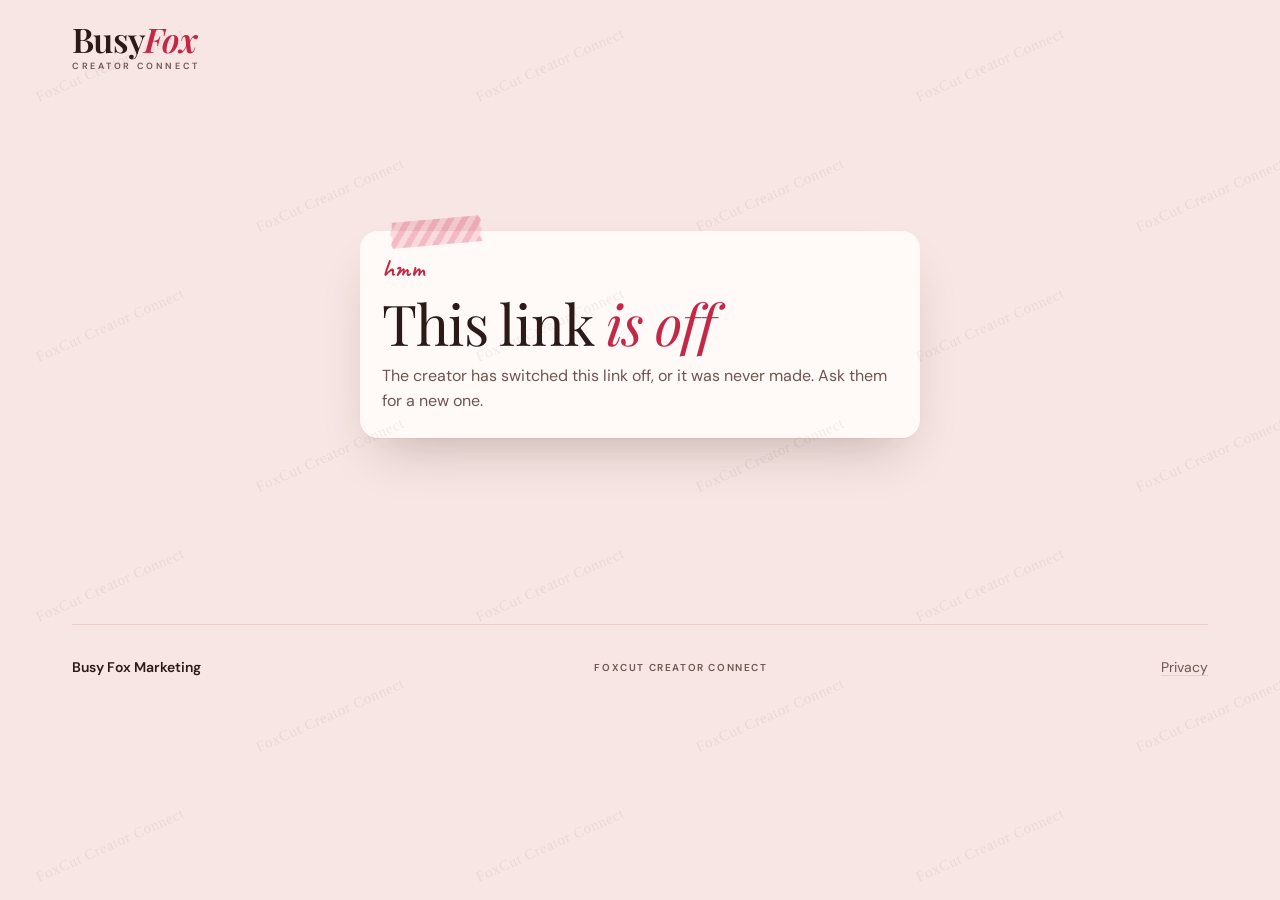
<file: kit/index.html>
<!doctype html>
<html lang="en" class="wm-on">
<head>
<meta charset="utf-8">
<meta name="viewport" content="width=device-width, initial-scale=1, viewport-fit=cover">
<title>Verified creator numbers | Busy Fox</title>
<meta name="robots" content="noindex, nofollow, noarchive, noimageindex">
<meta name="referrer" content="no-referrer">
<meta name="theme-color" content="#F7E6E3">
<link rel="icon" type="image/png" href="../assets/fox.png">
<link rel="preconnect" href="https://fonts.googleapis.com">
<link rel="preconnect" href="https://fonts.gstatic.com" crossorigin>
<link rel="stylesheet" href="https://fonts.googleapis.com/css2?family=Playfair+Display:ital,wght@0,400;0,500;0,600;1,400;1,500;1,600&family=DM+Sans:opsz,wght@9..40,400;9..40,500;9..40,600;9..40,700&family=Caveat:wght@500;600;700&display=swap">
<link rel="stylesheet" href="../assets/cc.css">
<link rel="stylesheet" href="../assets/planner.css">
<link rel="stylesheet" href="../assets/kit.css">
<link rel="stylesheet" href="../assets/watermark.css">
<script>if (/[?&]still\b/.test(location.search)) document.documentElement.classList.add("still");</script>
<style>
/* A view-only page for a brand: the creator's numbers as Busy Fox read them from Instagram. Nothing to download or print. */
.wrap { overflow-x: clip; }
.kp { display: grid; gap: 22px; padding: 8px 0 64px; grid-template-columns: minmax(0, 1fr); max-width: 940px; margin: 0 auto; }
.kp-hd { display: grid; gap: 6px; padding: 4px 2px 0; }
.kp-hd .hand { font-size: var(--t-hand); }
.kp-hd h1 { font-size: clamp(38px, 6.4vw, 60px); line-height: 1.02; letter-spacing: -.026em; overflow-wrap: anywhere; }
.kp-hd p { color: var(--warm); font-size: var(--t-body); line-height: 1.55; max-width: 36em; margin-top: 6px; }
.kp-note { color: var(--hint); font-size: var(--t-fine); line-height: 1.55; max-width: 44em; padding: 0 2px; }
.kp-note b { color: var(--warm); }
.wrap:has(#page[hidden]):has(#err[hidden]) .foot { visibility: hidden; }
.err { max-width: 560px; margin: 40px auto 90px; }
.err .card { display: grid; gap: 12px; }
/* view-only: pictures cannot be dragged or saved with a long press, and a print comes out blank with one line */
.kp, .kp * { -webkit-touch-callout: none; }
.kp .kt-shot, .kp .kt-pic { pointer-events: none; }
.kp-print { display: none; }
@media print {
	body > *:not(.kp-print) { display: none !important; }
	html::before, html::after, body::before, body::after { display: none !important; }
	.kp-print { display: block; padding: 40px; font: 16px/1.5 Georgia, serif; color: #000; }
}
@media (prefers-reduced-motion: no-preference) {
	.kp-hd, .kp .kt { animation: fun-up .6s cubic-bezier(.2, .9, .3, 1) both; }
	.kp .kt { animation-delay: .12s; }
	@keyframes fun-up { from { opacity: 0; transform: translateY(12px); } to { opacity: 1; transform: none; } }
}
</style>
</head>
<body>
<div class="wrap">
	<header class="head">
		<a class="logo" href="../" aria-label="Busy Fox"><span class="mast">Busy<em>Fox</em></span><span class="sub" aria-hidden="true"><span>C</span><span>R</span><span>E</span><span>A</span><span>T</span><span>O</span><span>R</span><span>&nbsp;</span><span>C</span><span>O</span><span>N</span><span>N</span><span>E</span><span>C</span><span>T</span></span></a>
	</header>

	<main class="kp" id="page" hidden>
		<div class="kp-hd"><p class="hand">for brands</p><h1><em id="who">Creator</em> numbers, verified</h1><p>Shared with you by the creator. You are looking at live numbers, not a screenshot: this page reads them again every few hours.</p></div>
		<div id="kit"></div>
		<p class="kp-note"><b>This page is view-only.</b> It cannot be downloaded or printed, and the creator can switch this link off at any time. To work with this creator, reply to the person who sent you the link.</p>
	</main>

	<section class="err" id="err" hidden>
		<div class="card">
			<span class="tape" style="top:-12px;left:30px"></span>
			<p class="hand">hmm</p>
			<h2>This link <em>is off</em></h2>
			<p class="body" id="errMsg">The creator has switched this link off, or it was never made. Ask them for a new one.</p>
		</div>
	</section>

	<footer class="foot">
		<span><b>Busy Fox Marketing</b></span>
		<span class="wm-mark">FoxCut Creator Connect</span>
		<span><a href="../privacy/">Privacy</a></span>
	</footer>
</div>
<p class="kp-print">This page is view-only and cannot be printed. Open the link to see the live, verified numbers.</p>
<script src="../assets/config.js"></script>
<script src="../assets/kit.js"></script>
<script>
(function () {
	'use strict';
	var cc = window.CC || {}, $ = function (id) { return document.getElementById(id); };
	function fail(msg) { $('page').hidden = true; $('err').hidden = false; if (msg) $('errMsg').textContent = msg; }
	var token = (location.hash || '').replace(/^#/, '').trim();
	if (!/^[A-Za-z0-9_-]{30,80}$/.test(token)) return fail();
	// the page shows once its fonts are in (at most 1.5 s), so headings do not re-wrap and push things down a moment later
	var fontsIn = document.fonts && document.fonts.load ? Promise.race([Promise.all(['400 20px "Playfair Display"', 'italic 400 20px "Playfair Display"', 'italic 500 20px "Playfair Display"', '400 16px "DM Sans"', '600 16px "DM Sans"', '700 16px "DM Sans"'].map(function (f) { return document.fonts.load(f); })).catch(function () {}), new Promise(function (res) { setTimeout(res, 1500); })]) : Promise.resolve();
	Promise.all([fetch(cc.api + '/kit?t=' + encodeURIComponent(token), {cache: 'no-store'}).then(function (r) { return r.json(); }), fontsIn]).then(function (both) {
		var d = both[0];
		if (!d || !d.ok) return fail(d && d.message);
		var k = d.kit;
		// the clean name the worker sends (set by the team, or her own name when it is plain letters); else the handle
		$('who').textContent = (k.name || '@' + k.username) + '’s';
		document.title = (k.name ? k.name + ' (@' + k.username + ')' : '@' + k.username) + ' · verified numbers | Busy Fox';
		$('kit').innerHTML = window.Kit.html(k, {});
		window.Kit.wire($('kit'));
		$('page').hidden = false;
	}, function () { fail('No connection. Check your internet and open the link again.'); });
	// view-only: no right-click menu on the kit, no dragging, and the print shortcut only gives the one-line notice
	document.addEventListener('contextmenu', function (e) { if (e.target.closest && e.target.closest('.kt')) e.preventDefault(); });
	document.addEventListener('dragstart', function (e) { e.preventDefault(); });
})();
</script>
</body>
</html>
</file>
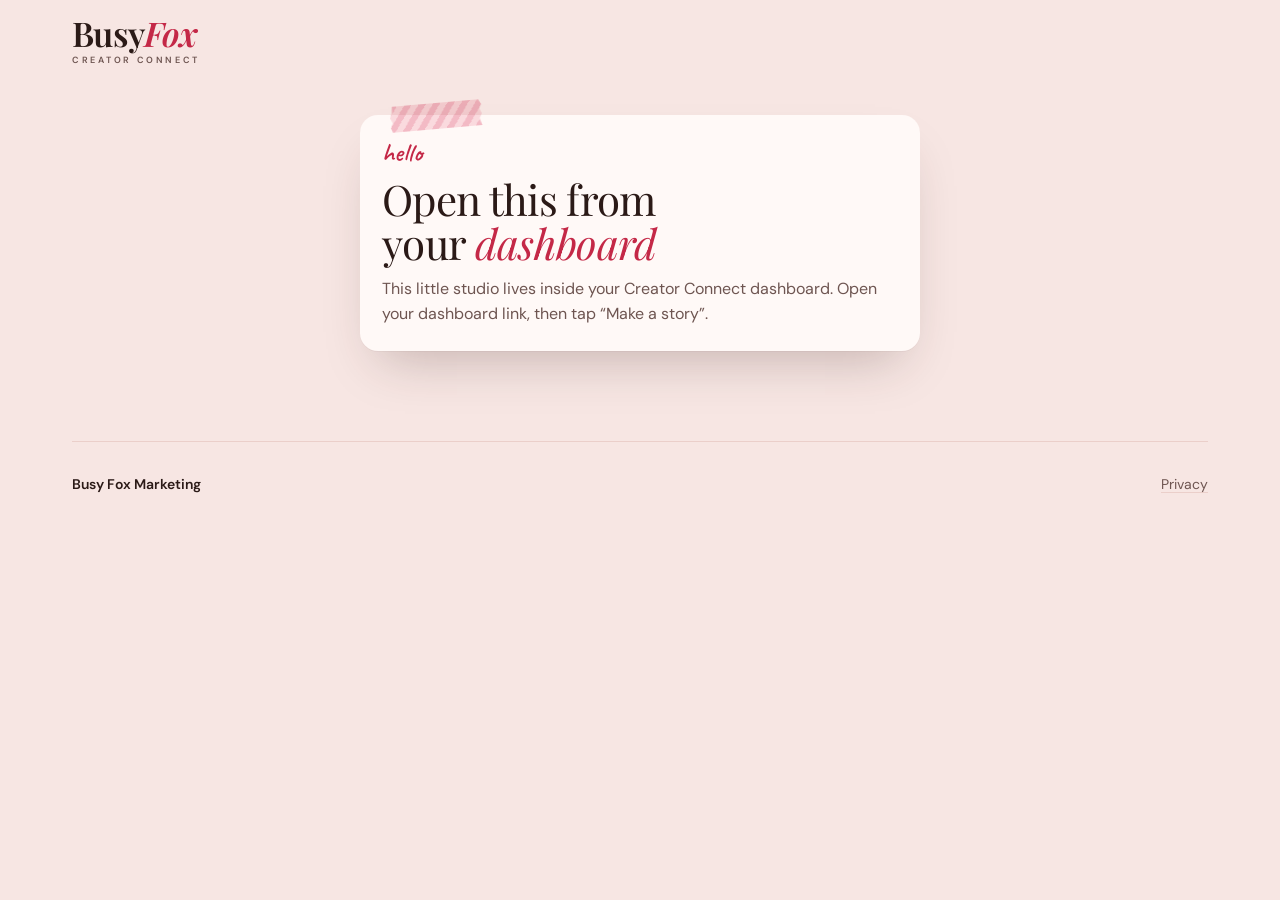
<file: make/index.html>
<!doctype html>
<html lang="en">
<head>
<meta charset="utf-8">
<meta name="viewport" content="width=device-width, initial-scale=1, viewport-fit=cover">
<title>Make a story | Busy Fox</title>
<meta name="robots" content="noindex, nofollow">
<meta name="referrer" content="no-referrer">
<meta name="theme-color" content="#F7E6E3">
<link rel="icon" type="image/png" href="../assets/fox.png">
<link rel="preconnect" href="https://fonts.googleapis.com">
<link rel="preconnect" href="https://fonts.gstatic.com" crossorigin>
<link rel="stylesheet" href="https://fonts.googleapis.com/css2?family=Playfair+Display:ital,wght@0,400;0,600;0,800;1,400;1,600&family=DM+Sans:opsz,wght@9..40,400;9..40,500;9..40,600;9..40,700;9..40,800&family=Caveat:wght@500;600;700&family=Noto+Sans+Telugu:wght@400;600&display=swap">
<link rel="stylesheet" href="../assets/cc.css?v=20261119c">
<link rel="stylesheet" href="make.css?v=20261119c">
</head>
<body>
<div class="wrap mk">
	<header class="head">
		<a class="logo" id="logo" href="../me/" aria-label="Busy Fox, back to my dashboard"><span class="mast">Busy<em>Fox</em></span><span class="sub" aria-hidden="true"><span>C</span><span>R</span><span>E</span><span>A</span><span>T</span><span>O</span><span>R</span><span>&nbsp;</span><span>C</span><span>O</span><span>N</span><span>N</span><span>E</span><span>C</span><span>T</span></span></a>
		<div class="head-r"><a class="mk-back" id="back" href="../me/" hidden><svg viewBox="0 0 16 16" aria-hidden="true"><path d="M9.500 3.500L5 8l4.500 4.500" fill="none" stroke="currentColor" stroke-width="2" stroke-linecap="round" stroke-linejoin="round"/></svg>My dashboard</a></div>
	</header>

	<!-- before the tool opens: checking her link, or telling her where to open it from -->
	<section class="mk-gate" id="gate" aria-live="polite">
		<div class="card">
			<span class="tape" style="top:-12px;left:30px"></span>
			<p class="hand" id="gateHand">one sec</p>
			<h2 id="gateTitle">Opening your <em>studio</em></h2>
			<p class="body" id="gateMsg">Getting your paper, tape and scissors ready.</p>
			<div class="mk-gate-acts" id="gateActs" hidden></div>
		</div>
	</section>

	<main class="mk-tool" id="tool" hidden>
		<div class="mk-intro">
			<p class="hand" id="hello">cut, stick, post</p>
			<h1>Make a <em>story</em></h1>
			<p class="mk-private"><svg viewBox="0 0 24 24" aria-hidden="true"><rect x="5" y="11" width="14" height="9" rx="2"/><path d="M8 11V8a4 4 0 0 1 8 0v3"/></svg>Your photos and videos stay on this phone. Nothing is uploaded.</p>
		</div>

		<div class="mk-grid">
			<div class="mk-left">
				<div class="mk-switch">
					<div class="seg" role="group" aria-label="Size">
						<button type="button" data-fmt="story" aria-pressed="true">Story <i>9:16</i></button>
						<button type="button" data-fmt="post" aria-pressed="false">Post <i>4:5</i></button>
					</div>
					<div class="seg" role="group" aria-label="Kind of design">
						<button type="button" data-fam="story" aria-pressed="true">Templates</button>
						<button type="button" data-fam="collage" aria-pressed="false">Collages</button>
					</div>
				</div>

				<div class="mk-stage" id="stage">
					<div class="mk-cvbox" id="cvbox">
						<canvas id="cv" tabindex="0" role="img" aria-label="Your design. Tap a spot to add or change a photo or video."></canvas>
						<button type="button" class="mk-play" id="playBtn" hidden aria-pressed="true" aria-label="Pause the videos"></button>
						<div class="mk-drop" id="drop" hidden><p class="hand">drop them here</p></div>
					</div>
				</div>
				<p class="mk-hint" id="hint"></p>

				<div class="mk-slotbar" id="slotbar" hidden>
					<div class="row top"><b id="slotName">Photo 1</b><button type="button" class="chip" data-a="done">Done</button></div>
					<label class="row zoom"><span>Zoom</span><input type="range" id="zoom" min="1" max="4" step="0.01" value="1" aria-label="Zoom"></label>
					<div class="row acts">
						<button type="button" class="chip" data-a="replace">Swap it</button>
						<button type="button" class="chip ic" data-a="left" aria-label="Move to the spot before"><svg viewBox="0 0 16 16" aria-hidden="true"><path d="M9.500 3.500L5 8l4.500 4.500" fill="none" stroke="currentColor" stroke-width="2" stroke-linecap="round" stroke-linejoin="round"/></svg></button>
						<button type="button" class="chip ic" data-a="right" aria-label="Move to the spot after"><svg viewBox="0 0 16 16" aria-hidden="true"><path d="M6.500 3.500L11 8l-4.500 4.500" fill="none" stroke="currentColor" stroke-width="2" stroke-linecap="round" stroke-linejoin="round"/></svg></button>
						<button type="button" class="chip warn" data-a="remove">Remove</button>
					</div>
				</div>
				<div class="msg" id="note" role="alert"></div>
			</div>

			<div class="mk-right">
				<section class="mk-sec">
					<div class="mk-h"><h2 id="railTitle">Pick a look</h2><p class="hand" id="railHand">swipe, tap, done</p></div>
					<div class="mk-rail" id="rail"></div>
				</section>

				<section class="mk-sec">
					<div class="mk-h"><h2>Photos and videos</h2><p class="hand" id="trayHand"></p></div>
					<div class="mk-tray" id="tray"></div>
				</section>

				<section class="mk-sec" id="textSec">
					<div class="mk-h"><h2>Words</h2></div>
					<div class="mk-fields" id="fields"></div>
				</section>

				<section class="mk-sec">
					<div class="mk-h"><h2>Colours</h2></div>
					<div class="mk-sw" id="swatches"></div>
				</section>
			</div>
		</div>

		<div class="mk-bar" id="bar">
			<button type="button" class="btn line" id="addBtn"><svg viewBox="0 0 20 20" aria-hidden="true"><path d="M10 4v12M4 10h12" fill="none" stroke="currentColor" stroke-width="2.200" stroke-linecap="round"/></svg>Add</button>
			<button type="button" class="btn red" id="exportBtn">Export</button>
		</div>
	</main>

	<footer class="foot">
		<span><b>Busy Fox Marketing</b></span>
		<span><a href="../privacy/">Privacy</a></span>
	</footer>
</div>

<div class="mk-sheet" id="sheet" hidden><div class="mk-sheet-in" id="sheetIn" role="dialog" aria-modal="true" aria-labelledby="sheetTitle"></div></div>
<div class="mk-vids" id="vids" aria-hidden="true"></div>
<input type="file" id="file" accept="image/*,video/*" multiple hidden>
<div class="mk-toast" id="toast" role="status"></div>
<script src="../assets/config.js?v=20261119c"></script>
<script src="make.js?v=20261119c"></script>
</body>
</html>
</file>
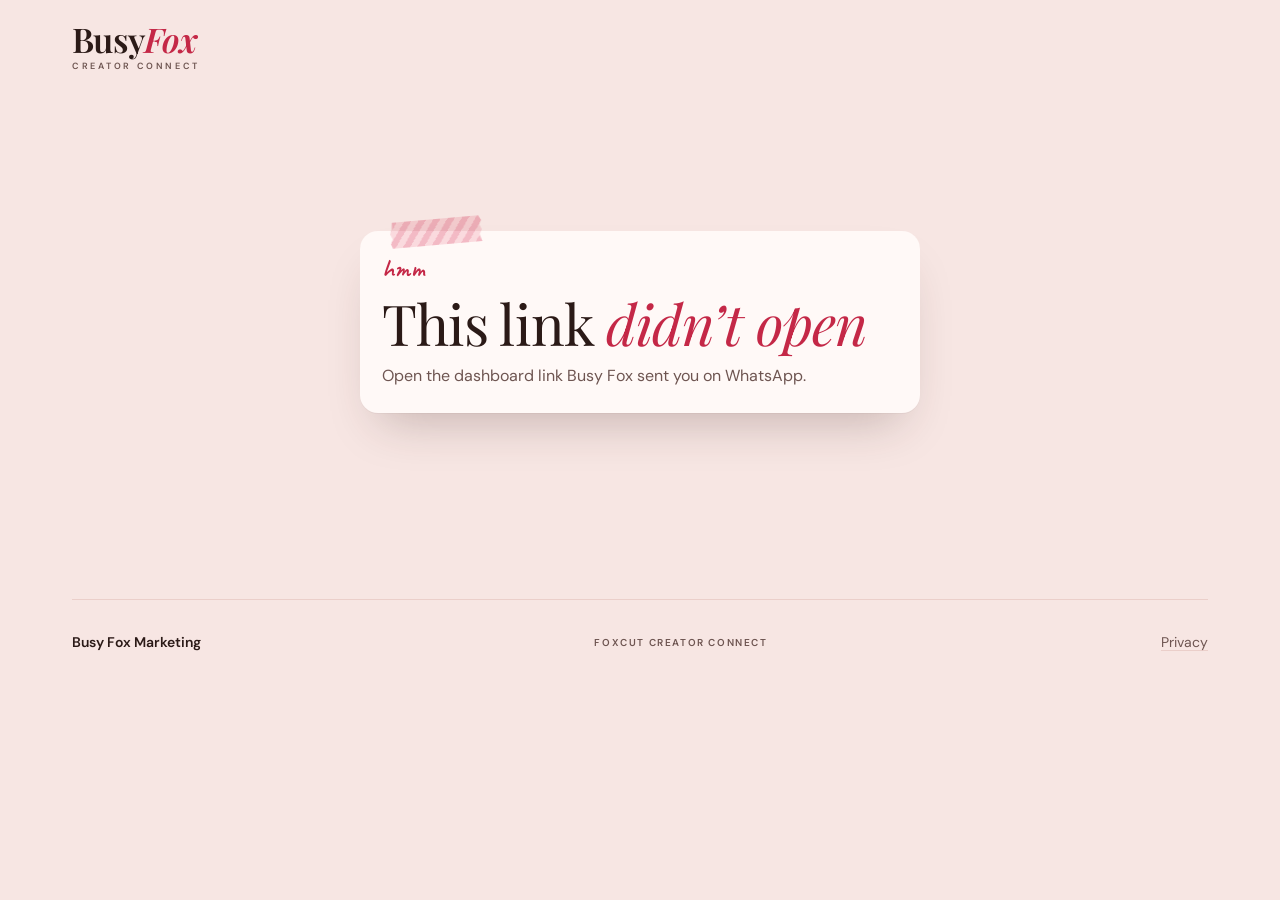
<file: me/index.html>
<!doctype html>
<html lang="en">
<head>
<meta charset="utf-8">
<meta name="viewport" content="width=device-width, initial-scale=1, viewport-fit=cover">
<title>My dashboard | Busy Fox</title>
<meta name="robots" content="noindex, nofollow">
<meta name="referrer" content="no-referrer">
<meta name="theme-color" content="#F7E6E3">
<link rel="icon" type="image/png" href="../assets/fox.png">
<link rel="preconnect" href="https://fonts.googleapis.com">
<link rel="preconnect" href="https://fonts.gstatic.com" crossorigin>
<link rel="stylesheet" href="https://fonts.googleapis.com/css2?family=Playfair+Display:ital,wght@0,400;0,500;0,600;1,400;1,500;1,600&family=DM+Sans:opsz,wght@9..40,400;9..40,500;9..40,600;9..40,700&family=Caveat:wght@500;600;700&family=Noto+Sans+Telugu:wght@400;500;600&display=swap">
<link rel="stylesheet" href="../assets/cc.css">
<link rel="stylesheet" href="../assets/autodm.css">
<link rel="stylesheet" href="../assets/planner.css">
<link rel="stylesheet" href="../assets/fun.css">
<link rel="stylesheet" href="../assets/scripts.css">
<link rel="stylesheet" href="../assets/kit.css">
<link rel="stylesheet" href="../assets/dash.css">
<link rel="stylesheet" href="../assets/foxy-chat.css?v=20261122a">
<link rel="stylesheet" href="../assets/party.css">
<link rel="stylesheet" href="../assets/watermark.css">
<script>if (/[?&]still\b/.test(location.search)) document.documentElement.classList.add("still");</script>
<style>
/* Type scale (tokens live in planner.css): display = greeting · h2 = section · h3 = card · body 16 · small 14.5 · fine 13 · label 12.5 caps · hand 22.
   Playfair for display and numbers, DM Sans for reading, Caveat only for the small hand notes. */
.lab { display: block; font: 700 var(--t-label)/1.25 var(--sans); letter-spacing: .1em; text-transform: uppercase; color: var(--warm); }

/* cc.css gives every <section> 96px of padding for the marketing pages; a dashboard needs a tight, even rhythm */
.page section { padding-block: 0; }
.wrap { overflow-x: clip; } /* the tape line runs off both edges on a phone */
.page { padding: 8px 0 64px; display: grid; grid-template-columns: minmax(0, 1fr); gap: 32px; align-items: start; }
.page > * { min-width: 0; }
.page { overflow-anchor: none; } /* blocks redraw themselves and keep the tapped line where it was; the browser's own scroll anchoring would move it a second time */
.page > .side { order: 9; } /* on a phone the quieter side notes come after everything else */
.page > .side:not(:has(.sec:not([hidden]), .out)) { display: none; }
.col { display: grid; gap: 52px; min-width: 0; }
@media (max-width: 480px) { .col { gap: 44px; } }
@media (min-width: 980px) {
	.page { grid-template-columns: minmax(0, 1fr) 320px; gap: 40px 56px; padding-top: 24px; }
	.hello, .stats, .pt, #only { grid-column: 1 / -1; }
	.page > .side { order: 0; }
	.col { gap: 64px; }
	.side { position: sticky; top: 24px; }
}

/* greeting */
.hello { display: flex; gap: 22px; align-items: center; }
.hello .pic { flex: 0 0 96px; width: 96px; height: 96px; border-radius: 50%; overflow: hidden; background: var(--pink-soft); display: grid; place-items: center; font: italic 500 38px/1 var(--serif); color: var(--cherry); box-shadow: 0 0 0 4px var(--card), var(--soft); }
.hello .pic img { width: 100%; height: 100%; object-fit: cover; }
.hello .hand { font-size: var(--t-hand); }
.hello h1 { font-size: var(--t-display); line-height: .98; letter-spacing: -.03em; margin-top: 2px; }
.hello h1 em { overflow-wrap: anywhere; }
.hello #handle { display: flex; flex-wrap: wrap; gap: 2px 14px; align-items: baseline; color: var(--warm); font-size: var(--t-small); line-height: 1.4; margin-top: 12px; }
.hello #handle a { color: var(--ink); font-weight: 600; text-decoration-color: var(--pink-deep); text-underline-offset: 3px; }
.hello #handle span { white-space: nowrap; }
@media (max-width: 480px) { .hello { gap: 18px; padding-left: 6px; } .hello .pic { flex-basis: 72px; width: 72px; height: 72px; font-size: 30px; } .hello #handle { margin-top: 8px; } }

/* numbers: the first card is the headline number, cocoa paper; the other two are cream */
.stats { display: grid; grid-template-columns: 1.3fr 1fr 1fr; gap: 12px; }
.stat { position: relative; background: var(--card); border-radius: 16px; padding: 20px 22px 18px; box-shadow: var(--soft); display: flex; flex-direction: column; gap: 8px; min-width: 0; }
.stat small { margin-top: -4px; }
.stat b { font-family: var(--serif); font-weight: 400; font-size: var(--t-num); color: var(--ink); line-height: .95; letter-spacing: -.025em; font-variant-numeric: lining-nums; white-space: nowrap; }
.stat b.long { font-size: clamp(22px, 3.8vw, 44px); }
.stat .lab { line-height: 1.3; }
.stat small { font-size: var(--t-fine); color: var(--hint); line-height: 1.35; }
.stat.lead { background: var(--cocoa); }
.stat.lead b { color: var(--cream); }
.stat.lead .lab { color: var(--butter); }
.spark { width: 100%; height: 34px; display: block; margin-top: auto; }
@media (min-width: 720px) {
	.stat.lead:has(.spark) { display: grid; grid-template-columns: auto minmax(0, 1fr); grid-template-rows: auto auto; column-gap: 28px; align-items: end; }
	.stat.lead:has(.spark) .spark { grid-column: 2; grid-row: 1 / 3; height: 56px; align-self: center; margin: 0; }
}
@media (max-width: 480px) { .stats { gap: 8px; grid-template-columns: 1.25fr .85fr 1fr; } .stat { padding: 14px 12px 12px; gap: 6px; border-radius: 14px; } .stat .lab { letter-spacing: .06em; margin-top: auto; } .stat small { display: none; } .stat { min-height: 96px; } }

/* sections: a small hand note, then the one heading to read first */
.sec { display: grid; gap: 16px; }
.sec .hd { display: grid; gap: 4px; }
.sec .hd .hand { font-size: var(--t-hand); }
.sec h2 { font-size: var(--t-h2); line-height: 1.02; letter-spacing: -.025em; }
.sec .sub { color: var(--warm); font-size: var(--t-body); line-height: 1.55; max-width: 34em; margin-top: -6px; }
.sec .sub b { color: var(--ink); font-weight: 700; }

/* audit report */
.rep { position: relative; background: var(--card); border-radius: 18px; padding: 30px 26px 26px; box-shadow: var(--lift); margin-top: 10px; }
.rep > .tape { top: -12px; left: 26px; --w: 84px; }
.rep .stamp { right: 18px; top: -16px; font-size: 13.5px; padding: 8px 12px 7px; background: var(--card); mix-blend-mode: normal; }
#report { display: grid; gap: 12px; justify-items: start; }
.rep h3 { font-family: var(--serif); font-weight: 400; font-size: var(--t-h3); line-height: 1.12; letter-spacing: -.012em; max-width: 16em; }
.rep p { color: var(--warm); font-size: var(--t-body); line-height: 1.55; max-width: 34em; }
.rep .btn { margin-top: 6px; }
.rep .btn.dark { background: var(--cocoa); color: var(--cream); }
.rep .btn.dark:hover { background: var(--cocoa-2); }
@media (max-width: 480px) { .rep { padding: 28px 18px 20px; } }

/* side column: quieter than the main column */
.side .sec { gap: 14px; }
.side .sec h2 { font-size: clamp(28px, 2.6vw, 32px); }
.pick { background: var(--card); border-radius: 18px; padding: 4px 20px; box-shadow: var(--soft); }
.pick div { padding: 16px 0; display: grid; gap: 10px; }
.pick div + div { border-top: 1px solid var(--line); }
.pick p { font: 700 var(--t-label)/1.25 var(--sans); letter-spacing: .1em; text-transform: uppercase; color: var(--hint); }
.pick ul { list-style: none; margin: 0; padding: 0; display: flex; flex-wrap: wrap; gap: 6px; }
.pick li { font-size: 14px; font-weight: 600; line-height: 1.3; padding: 6px 12px; border-radius: 999px; background: var(--tint, #FBEFEC); color: var(--ink); }
.adm-stack { display: flex; flex-direction: column; gap: 14px; }
.err { max-width: 560px; margin: 40px auto 90px; }
.err .card { display: grid; gap: 12px; }
.out { color: var(--warm); font-size: var(--t-fine); line-height: 1.6; max-width: 40em; }
.out b { display: block; color: var(--ink); font-weight: 700; }
.out a { color: var(--ink); font-weight: 600; text-underline-offset: 3px; }
/* "New" chip under her name: scrolls to the script pack (a button, so the private #key in the address stays) */
.newchip { display: inline-flex; align-items: center; gap: 8px; margin-top: 14px; min-height: 40px; padding: 8px 16px; border: 0; border-radius: 999px; background: var(--cocoa); color: var(--cream); font: 600 14.5px/1.25 var(--sans); text-align: left; cursor: pointer; box-shadow: 3px 3px 0 var(--cherry); }
.newchip b { font-weight: 700; color: var(--butter); text-transform: uppercase; letter-spacing: .08em; font-size: 12px; }
.newchip:hover { background: var(--cocoa-2); }
/* "Make a story": the one way into the story and collage maker (site/make/). It sits in the masthead so nothing below moves down. */
.mk-go { display: inline-flex; align-items: center; gap: 10px; min-height: 48px; padding: 6px 16px 6px 8px; border-radius: 14px; background: var(--card); color: var(--ink); text-decoration: none; box-shadow: var(--soft), inset 0 0 0 1.5px var(--line); transform: rotate(-1deg); margin-block: -8px; } /* the negative margin keeps the masthead its old height */
.mk-go:hover { box-shadow: var(--soft), inset 0 0 0 1.5px var(--cherry); }
.mk-go svg { flex: 0 0 34px; width: 34px; height: 34px; padding: 7px; border-radius: 10px; background: var(--cherry); fill: none; stroke: #fff; stroke-width: 2; stroke-linecap: round; stroke-linejoin: round; }
.mk-go span { display: grid; gap: 2px; }
.mk-go b { font: 700 15px/1.1 var(--sans); white-space: nowrap; }
.mk-go small { font: 500 12px/1.15 var(--sans); color: var(--warm); white-space: nowrap; }
.mk-go small i { font-style: normal; } .head-r:has(.cr-go:not([hidden])) .mk-go { margin-block: 0; }
.cr-go svg { background: var(--cocoa); } .head-r:has(.cr-go:not([hidden])) { gap: 10px; flex-wrap: wrap; justify-content: flex-end; }
@media (max-width: 560px) { .head-r .mk-go small { display: none; } .head-r .mk-go { padding-right: 12px; } }
@media (max-width: 720px) { .mk-go small i { display: none; } }
@media (max-width: 700px) { .hello .fun-doodles { display: none; } } /* on a phone the card takes the corner beside the logo where the doodles used to sit */
.toast { position: fixed; left: 50%; bottom: 24px; transform: translateX(-50%); background: var(--cocoa); color: var(--cream); padding: 12px 20px; border-radius: 999px; font-size: 14.5px; font-weight: 600; opacity: 0; transition: opacity .2s; pointer-events: none; z-index: 95; max-width: calc(100vw - 32px); }
.toast.on { opacity: 1; }
/* "Open in the FoxCut app": only on iPhone and iPad, never inside the app itself */
.app-go { display: inline-flex; align-items: center; gap: 8px; margin-top: 12px; min-height: 44px; padding: 8px 16px; border-radius: 999px; background: var(--card); color: var(--ink); font: 600 14px/1.2 var(--sans); text-decoration: none; box-shadow: inset 0 0 0 1.5px var(--line); }
.app-go:hover, .app-go:focus-visible { box-shadow: inset 0 0 0 1.5px var(--cherry); }
.app-go[hidden] { display: none; }
.app-go svg { width: 18px; height: 18px; fill: none; stroke: var(--cherry); stroke-width: 2; stroke-linecap: round; stroke-linejoin: round; }
/* while the page is loading the footer waits out of sight, so it does not jump down when the page appears */
.wrap:has(#page[hidden]):has(#err[hidden]) .foot { visibility: hidden; }
@media (prefers-reduced-motion: reduce) { .toast { transition: none; } }
</style>
</head>
<body>
<div class="wrap">
	<header class="head">
		<a class="logo" href="../" aria-label="Busy Fox"><span class="mast">Busy<em>Fox</em></span><span class="sub" aria-hidden="true"><span>C</span><span>R</span><span>E</span><span>A</span><span>T</span><span>O</span><span>R</span><span>&nbsp;</span><span>C</span><span>O</span><span>N</span><span>N</span><span>E</span><span>C</span><span>T</span></span></a>
		<div class="head-r"><a class="mk-go" id="mkGo" href="../make/" hidden><svg viewBox="0 0 24 24" aria-hidden="true"><rect x="4" y="3" width="11" height="15" rx="2"/><path d="M9 21h9a2 2 0 0 0 2-2V8"/></svg><span><b>Make a story</b><small>Templates and collages<i> from your photos and videos</i></small></span></a><a class="mk-go cr-go" id="crGo" href="../carousel/" hidden><svg viewBox="0 0 24 24" aria-hidden="true"><rect x="7" y="4" width="10" height="16" rx="2"/><path d="M3 7v10M21 7v10"/></svg><span><b>Make a carousel</b><small>Templates<i> Foxy fills in</i></small></span></a></div>
	</header>

	<main class="page" id="page" hidden>
		<section class="hello">
			<div class="pic" id="pic"></div>
			<div><p class="hand">your dashboard</p><h1><span class="hi">Hi,</span> <em id="hiName">there</em></h1><p id="handle"></p><a class="app-go" id="appGo" href="#" hidden><svg viewBox="0 0 24 24" aria-hidden="true"><rect x="7" y="2.5" width="10" height="19" rx="2.5"/><path d="M11 18.5h2"/></svg>Open in the FoxCut app</a></div>
		</section>

		<section class="pt" id="party" aria-label="Your Instagram anniversary" hidden></section>

		<div class="col">
			<section class="sec" id="todaySec">
				<div class="hd"><p class="hand">one thing, not ten</p><h2>Your <em>today</em></h2></div>
				<div id="today"></div>
			</section>

			<section class="sec" id="scoreSec">
				<div class="hd"><p class="hand">how the week is going</p><h2>Weekly <em>score</em></h2></div>
				<p class="sub">One number for your week, with the reasons. <b>Each post is judged against your own usual</b>, not against anyone else.</p>
				<div id="score"></div>
			</section>
		</div>

		<aside class="col side">
			<section class="sec" id="choicesSec" hidden>
				<div class="hd"><p class="hand">what you love making</p><h2>Your <em>choices</em></h2></div>
				<div class="pick" id="choices"></div>
			</section>
		</aside>

		<div class="stats" id="stats"></div>

		<div id="only"></div>

		<div class="col">
			<section class="sec" id="planSec">
				<div class="hd"><p class="hand">planned, edited, posted</p><h2>Your <em>content plan</em></h2></div>
				<p class="sub">Every post for the month, with its date and time. <b>Nothing goes live without your yes.</b></p>
				<div id="planner"></div>
			</section>

			<section class="sec" id="scriptsSec" hidden>
				<div class="hd"><p class="hand">fresh from Busy Fox</p><h2>Reel <em>scripts</em></h2></div>
				<div id="scripts"></div>
			</section>

			<section class="sec" id="ideasSec">
				<div class="hd"><p class="hand">from your own best posts</p><h2>Ideas <em>bank</em></h2></div>
				<p class="sub">Hooks, captions and reel ideas that have already worked <b>for you</b>. Tap one to copy it or put it on your calendar.</p>
				<div id="ideas"></div>
			</section>

			<section class="sec" id="brandsSec">
				<div class="hd"><p class="hand">what brands ask for</p><h2>For <em>brands</em></h2></div>
				<p class="sub">The numbers a brand wants before it pays a creator, <b>read straight from Instagram</b> so they can trust them.</p>
				<div id="brands"></div>
			</section>

			<section class="sec">
				<div class="hd"><p class="hand">from Busy Fox</p><h2>Your <em>audit report</em></h2></div>
				<div class="rep"><span class="tape"></span><div id="report"></div></div>
			</section>

			<section class="sec">
				<div class="hd"><p class="hand">comment → DM</p><h2>Comment <em>auto-replies</em></h2></div>
				<p class="sub">Pick a post and a word like <b>LINK</b>. When someone comments that word, they get your link in their DMs automatically.</p>
				<div class="adm-stack" id="autodm"></div>
			</section>
		</div>

		<aside class="col side">
			<p class="out"><b>Keep this link private.</b> Anyone with it can see this page. To disconnect, open Instagram → Settings → Apps and websites → Busy Fox Insights → Remove. Questions? Write to <a href="mailto:admin@busyfox.in">admin@busyfox.in</a>.</p>
		</aside>
	</main>

	<section class="err" id="err" hidden>
		<div class="card">
			<span class="tape" style="top:-12px;left:30px"></span>
			<p class="hand">hmm</p>
			<h2>This link <em>didn’t open</em></h2>
			<p class="body" id="errMsg">Ask Busy Fox for your dashboard link.</p>
		</div>
	</section>

	<footer class="foot">
		<span><b>Busy Fox Marketing</b></span>
		<span class="wm-mark">FoxCut Creator Connect</span>
		<span><a href="../privacy/">Privacy</a></span>
	</footer>
</div>
<div class="toast" id="toast"></div>
<script src="../assets/config.js"></script>
<script src="../assets/autodm.js"></script>
<script src="../assets/fun.js"></script>
<script src="../assets/planner.js"></script>
<script src="../assets/scripts.js"></script>
<script src="../assets/kit.js"></script>
<script src="../assets/party.js"></script>
<script src="../assets/dash.js"></script>
<script src="../assets/foxy-chat.js?v=20261122a"></script>
<script src="../assets/track.js" data-kind="me"></script>
<script>
(function () {
	'use strict';
	var cc = window.CC || {};
	var $ = function (id) { return document.getElementById(id); };
	var KEY = 'cc_me_token';
	function esc(s) { return String(s == null ? '' : s).replace(/[&<>"']/g, function (c) { return {'&': '&amp;', '<': '&lt;', '>': '&gt;', '"': '&quot;', "'": '&#39;'}[c]; }); }
	function n(v) { return v == null ? '–' : Number(v).toLocaleString('en-IN'); }
	function toast(t) { var el = $('toast'); el.textContent = t; el.classList.add('on'); setTimeout(function () { el.classList.remove('on'); }, 1800); }
	function store(k, v) { try { v ? localStorage.setItem(k, v) : localStorage.removeItem(k); } catch (e) {} }
	function read(k) { try { return localStorage.getItem(k) || ''; } catch (e) { return ''; } }

	// the private token lives in the #fragment (never sent to the web server); remember it on this phone
	var token = (location.hash || '').replace(/^#/, '').trim();
	if (token) store(KEY, token); else token = read(KEY);
	if (!token) return fail('Open the dashboard link Busy Fox sent you on WhatsApp.');

	function api(path, opt) {
		opt = opt || {};
		opt.headers = Object.assign({Authorization: 'Bearer ' + token}, opt.headers || {});
		opt.cache = 'no-store';
		return fetch(cc.api + path, opt).then(function (r) { return r.json(); });
	}
	function meReq(sub, o) {
		o = o || {};
		var opt = {method: o.method || 'GET'};
		if (o.json) { opt.headers = {'content-type': 'application/json'}; opt.body = JSON.stringify(o.json); } else if (o.body) opt.body = o.body;
		return api('/me/' + sub + (o.query ? '?' + o.query : ''), opt);
	}
	function fail(msg) { $('page').hidden = true; $('err').hidden = false; $('errMsg').textContent = msg; }

	// A reload or back/forward comes back to where she was. The page is drawn after its data arrives, which is too late for the
	// browser's own scroll restoring, so the place is kept here and put back once the blocks are in (unless she has moved already).
	var backY = 0, moved = false, saveT = null;
	try {
		var nav = (performance.getEntriesByType('navigation')[0] || {}).type;
		if (nav === 'reload' || nav === 'back_forward') backY = Number(sessionStorage.getItem('cc_me_y')) || 0;
		history.scrollRestoration = 'manual';
	} catch (e) {}
	function keepPlace() { try { sessionStorage.setItem('cc_me_y', String(Math.round(window.scrollY))); } catch (e) {} }
	function comeBack() { if (backY > 0 && !moved && !$('page').hidden) window.scrollTo({top: backY, behavior: 'instant'}); }
	['wheel', 'touchstart', 'keydown', 'mousedown'].forEach(function (ev) { window.addEventListener(ev, function () { moved = true; }, {passive: true}); });
	window.addEventListener('scroll', function () { if (backY > 0 && !moved) return; clearTimeout(saveT); saveT = setTimeout(keepPlace, 150); }, {passive: true});
	window.addEventListener('pagehide', function () { if (!(backY > 0 && !moved)) keepPlace(); });

	function spark(points) {
		var v = points.map(function (p) { return p.followers; }).filter(function (x) { return x != null; });
		if (v.length < 2) return '';
		var min = Math.min.apply(null, v), max = Math.max.apply(null, v), span = max - min || 1, w = 300, h = 60;
		var d = v.map(function (y, i) { return (i ? 'L' : 'M') + (i * w / (v.length - 1)).toFixed(1) + ' ' + (h - 6 - (y - min) / span * (h - 12)).toFixed(1); }).join(' ');
		return '<svg class="spark" viewBox="0 0 300 60" preserveAspectRatio="none" aria-hidden="true"><path d="' + d + '" fill="none" stroke="#F2B8C6" stroke-width="2.5" stroke-linecap="round" stroke-linejoin="round" vector-effect="non-scaling-stroke"/></svg>';
	}

	// asked for at the same moment as /me: when it is back in time the new blocks are drawn before the page shows, so nothing jumps
	var dashFirst = meReq('dash').catch(function () { return null; });
	var soon = new Promise(function (res) { setTimeout(function () { res(null); }, 2500); });
	// the page shows once its fonts are in (at most 1.5 s), so headings do not re-wrap and push things down a moment later
	var fontsIn = document.fonts && document.fonts.load ? Promise.race([Promise.all(['400 20px "Playfair Display"', 'italic 400 20px "Playfair Display"', 'italic 500 20px "Playfair Display"', '400 16px "DM Sans"', '600 16px "DM Sans"', '700 16px "DM Sans"', '600 22px "Caveat"'].map(function (f) { return document.fonts.load(f); })).catch(function () {}), new Promise(function (res) { setTimeout(res, 1500); })]) : Promise.resolve();
	Promise.all([api('/me'), Promise.race([dashFirst, soon]), fontsIn]).then(function (both) {
		var d = both[0], pre = both[1];
		if (!d || !d.ok) { if (d && d.error === 'not_found') store(KEY, ''); return fail((d && d.message) || 'This link is not valid any more. Ask Busy Fox for a new one.'); }
		var p = d.profile || {};
		$('page').hidden = false;
		var mkGo = $('mkGo'); if (mkGo) { mkGo.href = '../make/?v=20261119c#' + token; mkGo.hidden = false; } var crGo = $('crGo'); if (crGo) { crGo.href = '../carousel/?v=20261119c#' + token; crGo.hidden = false; } if (window.FoxyChat) { var ts = $('todaySec'); FoxyChat.init({api: cc.api, token: token, first: p.first || '', mount: ts ? ts.parentNode : null}); } // Foxy: tips card + chat // the story and collage maker opens with her key, like this page
		// her first name as the worker cleaned it (set by the team, from her report, or from her own name when it is plain letters); never the decorated Instagram name
		var appGo = $('appGo'), ua = navigator.userAgent || ''; // the FoxCut iPhone app signs her in with this same key
		if (appGo && !/FoxCutApp/.test(ua) && (/iPhone|iPad|iPod/.test(ua) || (/Macintosh/.test(ua) && navigator.maxTouchPoints > 1))) { appGo.href = 'foxcut://creator?token=' + encodeURIComponent(token); appGo.hidden = false; }
		$('hiName').textContent = p.first || 'there';
		if (p.first) document.title = p.first + '’s dashboard | Busy Fox';
		$('handle').innerHTML = '<a href="https://www.instagram.com/' + esc(p.username) + '/" target="_blank" rel="noopener">@' + esc(p.username) + '</a>' + (p.connected_at ? '<span>connected ' + new Date(p.connected_at).toLocaleDateString('en-IN', {day: 'numeric', month: 'short', year: 'numeric'}) + '</span>' : '');
		$('pic').textContent = (p.username || '?').charAt(0).toUpperCase();
		if (p.profile_picture_url) { var img = new Image(); img.alt = ''; img.referrerPolicy = 'no-referrer'; img.onload = function () { $('pic').textContent = ''; $('pic').appendChild(img); }; img.src = p.profile_picture_url; }
		var camps = (d.dm && d.dm.campaigns) || [], live = camps.filter(function (c) { return c.active; }).length;
		var sent = ((d.dm && d.dm.log) || []).filter(function (e) { return e.dm === 'ok'; }).length;
		var big = function (v) { var t = n(v); return '<b' + (t.length > 6 ? ' class="long"' : '') + '>' + t + '</b>'; };
		$('stats').innerHTML = '<div class="stat lead">' + big(p.followers_count) + '<span class="lab">followers</span>' + spark(d.followers || []) + '</div><div class="stat">' + big(p.media_count) + '<span class="lab">posts</span></div><div class="stat"><b>' + (d.dm && d.dm.can_dm ? live : 'Off') + '</b><span class="lab">' + (d.dm && d.dm.can_dm ? 'auto-replies on' : 'auto-replies') + '</span><small>' + sent + (sent === 1 ? ' DM' : ' DMs') + ' sent</small></div>';

		if (window.Fun && !$('page').dataset.fun) { // the playful layer: doodles, turning ring, scrolling line, the load sequence, drop-ins, count-ups
			$('page').dataset.fun = '1';
			window.Fun.doodles(document.querySelector('.hello'));
			$('pic').classList.add('fun-ring');
			$('only').parentNode.insertBefore(window.Fun.ticker(['plan it', 'shoot it', 'post it', 'watch it grow', 'do it again']), $('only').nextSibling);
			window.Fun.intro($('page'));
			window.Fun.arrive('#stats .stat', 620);
			window.Fun.count('#stats .stat b', 760);
		}

		$('report').innerHTML = d.report ?
			'<span class="stamp" aria-hidden="true">Ready</span><h3>Everything we found on your Instagram</h3><p>Who follows you, when they’re online, which posts worked, and your 90-day plan. Open it any time.</p><div class="row"><a class="btn dark" href="' + esc(d.report.url) + '" target="_blank" rel="noopener">Open my report</a></div>' :
			'<h3>Your report is being prepared</h3><p>We’re going through every post since your first one. We’ll message you on WhatsApp the moment it’s ready, and it will appear right here.</p>';

		var pr = d.prefs;
		if (pr) {
			var clean = function (a) { return (a || []).map(function (x) { return String(x).replace(/^Other: /, ''); }); };
			var groups = [['You like making', clean(pr.formats)], ['Topics', clean(pr.topics)], ['Languages', clean(pr.languages)], ['Posts a week', pr.posts_per_week ? [pr.posts_per_week] : []], ['Your goal', pr.goal ? [pr.goal] : []]]
				.filter(function (g) { return g[1].length; });
			if (groups.length) {
				$('choicesSec').hidden = false;
				$('choices').innerHTML = groups.map(function (g) { return '<div><p>' + g[0] + '</p><ul>' + g[1].map(function (x) { return '<li>' + esc(x) + '</li>'; }).join('') + '</ul></div>'; }).join('');
			}
		}

		var packs = d.scripts || [], plan = null, lib = null;
		var script = {has: function (id) { return Boolean(lib && lib.has(id)); }, open: function (id) { return Boolean(lib && lib.open(id)); }}; // a planned post opens its script
		if (packs.length && window.Scripts) { // script packs from the team: a closed library, the newest unpicked pack called out under her name
			$('scriptsSec').hidden = false;
			lib = window.Scripts.mount($('scripts'), {
				voice: 'creator', packs: packs, toast: toast, req: meReq,
				plan: function () { return (plan && plan.data()) || d.studio || {}; },
				openPost: function (id) { return Boolean(plan && plan.open(id)); }
			});
			var fresh = packs.filter(function (x) { return !Object.keys(x.picks || {}).length; })[0];
			if (fresh) {
				var chip = document.createElement('button');
				chip.type = 'button'; chip.className = 'newchip';
				chip.innerHTML = '<b>New</b> ' + esc(String(fresh.title || 'Reel scripts').replace(/<[^>]+>/g, '')) + ' ↓';
				chip.onclick = function () { lib.openPack(fresh.id); }; // opens that pack and brings its title to the top of the screen
				$('handle').parentNode.appendChild(chip);
			}
		}

		if (window.Fun && !$('page').dataset.fun2) { // once the report and the choices are in place: sections rise when scrolled to, the stamp comes down
			$('page').dataset.fun2 = '1';
			window.Fun.onScroll('.sec');
			window.Fun.when('.rep .stamp', 'fun-thunk');
		}

		var dash = null;
		plan = window.Planner.mount($('planner'), {
			voice: 'creator', who: p.username, toast: toast,
			postConnect: (d.links && d.links.post_connect) || '../?mode=post',
			req: meReq, script: script,
			onData: function () { if (lib) lib.update(); comeBack(); },
			onChange: function () { if (dash) dash.reload(); }
		});
		// what Instagram's own Insights does not show: today's one thing, the weekly score and alerts, the ideas bank, the brand kit
		if (window.Dash) dash = window.Dash.mount({
			req: pre ? meReq : function (sub, o) { return sub === 'dash' && dashFirst ? (function (p) { dashFirst = null; return p.then(function (r) { return r || meReq('dash'); }); })(dashFirst) : meReq(sub, o); }, // slow first read: reuse the request already on its way
			first: pre, toast: toast, planner: function () { return plan; }, script: script,
			els: {party: $('party'), strip: $('only'), today: $('today'), score: $('score'), ideas: $('ideas'), brands: $('brands')},
			onAlerts: function (n) {
				var old = document.getElementById('alertChip');
				if (old) old.remove();
				if (!n) return;
				var chip = document.createElement('button');
				chip.type = 'button'; chip.className = 'newchip alert'; chip.id = 'alertChip';
				chip.innerHTML = '<b>' + n + ' new</b> ' + (n === 1 ? 'alert' : 'alerts') + ' ↓';
				chip.onclick = function () { var box = document.getElementById('alertsBox'); if (box) box.scrollIntoView({behavior: 'smooth', block: 'center'}); };
				$('handle').parentNode.appendChild(chip);
			}
		});

		comeBack();
		if (dash && dash.ready) dash.ready.then(comeBack, function () {});
		setTimeout(function () { comeBack(); moved = true; keepPlace(); }, 2500); // after this the place is hers again
		window.AutoDM.mount($('autodm'), {
			voice: 'creator', who: p.username, toast: toast,
			connectLink: (d.links && d.links.dm_connect) || '../?mode=dm',
			load: function () { return api('/me').then(function (x) { return (x && x.dm) || {}; }); },
			media: function () { return api('/me/media').then(function (r) { return (r && r.media) || []; }); },
			save: function (c) { return api('/me/dm', {method: 'POST', headers: {'content-type': 'application/json'}, body: JSON.stringify(c)}); },
			del: function (cid) { return api('/me/dm-delete?cid=' + encodeURIComponent(cid), {method: 'POST'}); }
		});
	}, function () { fail('No connection. Check your internet and open the link again.'); });
})();
</script>
</body>
</html>
</file>
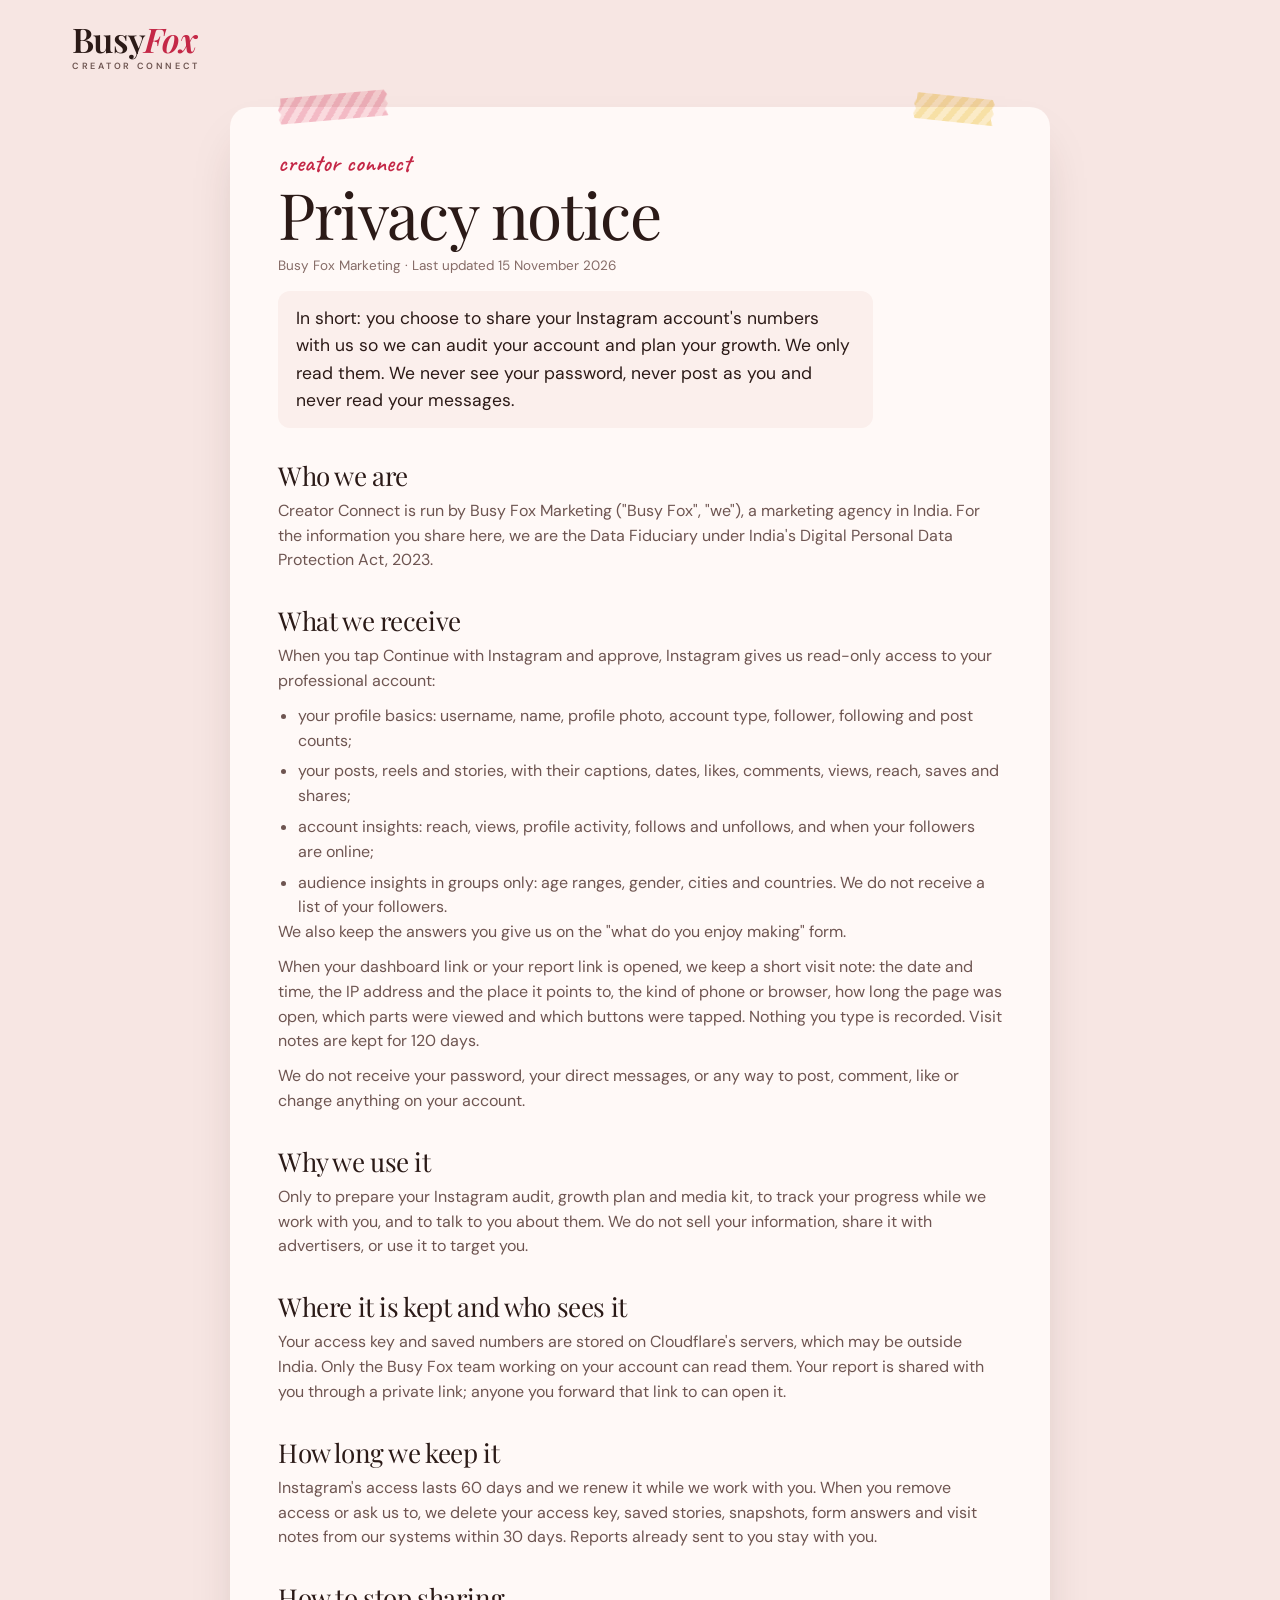
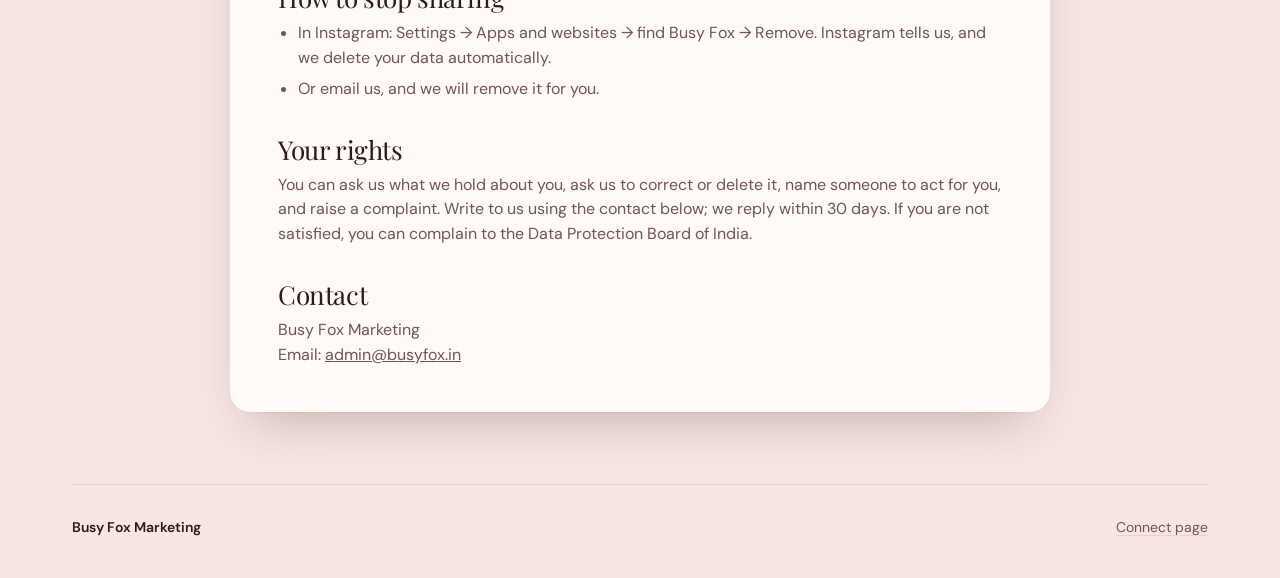
<file: privacy/index.html>
<!doctype html>
<html lang="en">
<head>
<meta charset="utf-8">
<meta name="viewport" content="width=device-width, initial-scale=1">
<title>Privacy notice: Creator Connect | Busy Fox</title>
<meta name="description" content="How Busy Fox handles the Instagram data you share through Creator Connect.">
<meta name="theme-color" content="#F7E6E3">
<link rel="icon" type="image/png" href="../assets/fox.png">
<link rel="preconnect" href="https://fonts.googleapis.com">
<link rel="preconnect" href="https://fonts.gstatic.com" crossorigin>
<link rel="stylesheet" href="https://fonts.googleapis.com/css2?family=Playfair+Display:ital,wght@0,400;0,500;0,600;1,400;1,500;1,600&family=DM+Sans:opsz,wght@9..40,400;9..40,500;9..40,600;9..40,700&family=Caveat:wght@500;600;700&display=swap">
<link rel="stylesheet" href="../assets/cc.css">
<style>
.paper { position: relative; max-width: 820px; margin: 12px auto 72px; background: var(--card); border-radius: 20px; padding: 44px 48px; box-shadow: var(--lift); }
.paper > .tape.t1 { top: -13px; left: 48px; --w: 110px; --r: -5deg; }
.paper > .tape.t2 { top: -11px; right: 56px; --w: 80px; --r: 6deg; }
.paper h1 { font-size: clamp(40px, 5vw, 64px); margin: 6px 0 10px; }
.paper h2 { font-size: 26px; margin: 34px 0 10px; }
.paper p, .paper li { color: var(--warm); font-size: 16px; }
.paper p + p { margin-top: 10px; }
.paper ul { padding-left: 20px; margin: 10px 0 0; }
.paper li + li { margin-top: 6px; }
.paper .lede { color: var(--ink); font-size: 17.5px; margin-top: 14px; padding: 14px 18px; background: var(--tint); border-radius: 12px; }
.paper .small { font-size: 13.5px; color: var(--hint); }
.paper p.hand { font-size: 24px; color: var(--cherry); }
@media (max-width: 600px) { .paper { padding: 34px 18px; } }
</style>
</head>
<body>
<div class="wrap">
	<header class="head">
		<a class="logo" href="../" aria-label="Busy Fox"><span class="mast">Busy<em>Fox</em></span><span class="sub" aria-hidden="true"><span>C</span><span>R</span><span>E</span><span>A</span><span>T</span><span>O</span><span>R</span><span>&nbsp;</span><span>C</span><span>O</span><span>N</span><span>N</span><span>E</span><span>C</span><span>T</span></span></a>
	</header>
	<main class="paper"><span class="tape t1"></span><span class="tape t2 butter"></span>
	<p class="hand">creator connect</p>
  <h1>Privacy notice</h1>
  <p class="small">Busy Fox Marketing · Last updated 15 November 2026</p>

  <p class="lede">In short: you choose to share your Instagram account's numbers with us so we can audit your account and plan your growth. We only read them. We never see your password, never post as you and never read your messages.</p>

  <h2>Who we are</h2>
  <p>Creator Connect is run by Busy Fox Marketing ("Busy Fox", "we"), a marketing agency in India. For the information you share here, we are the Data Fiduciary under India's Digital Personal Data Protection Act, 2023.</p>

  <h2>What we receive</h2>
  <p>When you tap Continue with Instagram and approve, Instagram gives us read-only access to your professional account:</p>
  <ul>
    <li>your profile basics: username, name, profile photo, account type, follower, following and post counts;</li>
    <li>your posts, reels and stories, with their captions, dates, likes, comments, views, reach, saves and shares;</li>
    <li>account insights: reach, views, profile activity, follows and unfollows, and when your followers are online;</li>
    <li>audience insights in groups only: age ranges, gender, cities and countries. We do not receive a list of your followers.</li>
  </ul>
  <p>We also keep the answers you give us on the "what do you enjoy making" form.</p>
  <p>When your dashboard link or your report link is opened, we keep a short visit note: the date and time, the IP address and the place it points to, the kind of phone or browser, how long the page was open, which parts were viewed and which buttons were tapped. Nothing you type is recorded. Visit notes are kept for 120 days.</p>
  <p>We do not receive your password, your direct messages, or any way to post, comment, like or change anything on your account.</p>

  <h2>Why we use it</h2>
  <p>Only to prepare your Instagram audit, growth plan and media kit, to track your progress while we work with you, and to talk to you about them. We do not sell your information, share it with advertisers, or use it to target you.</p>

  <h2>Where it is kept and who sees it</h2>
  <p>Your access key and saved numbers are stored on Cloudflare's servers, which may be outside India. Only the Busy Fox team working on your account can read them. Your report is shared with you through a private link; anyone you forward that link to can open it.</p>

  <h2>How long we keep it</h2>
  <p>Instagram's access lasts 60 days and we renew it while we work with you. When you remove access or ask us to, we delete your access key, saved stories, snapshots, form answers and visit notes from our systems within 30 days. Reports already sent to you stay with you.</p>

  <h2>How to stop sharing</h2>
  <ul>
    <li>In Instagram: Settings → Apps and websites → find Busy Fox → Remove. Instagram tells us, and we delete your data automatically.</li>
    <li>Or email us, and we will remove it for you.</li>
  </ul>

  <h2>Your rights</h2>
  <p>You can ask us what we hold about you, ask us to correct or delete it, name someone to act for you, and raise a complaint. Write to us using the contact below; we reply within 30 days. If you are not satisfied, you can complain to the Data Protection Board of India.</p>

  <h2>Contact</h2>
  <p>Busy Fox Marketing<br>
  Email: <a href="mailto:admin@busyfox.in">admin@busyfox.in</a></p>
	</main>
	<footer class="foot">
		<span><b>Busy Fox Marketing</b></span>
		<span><a href="../">Connect page</a></span>
	</footer>
</div>
</body>
</html>
</file>
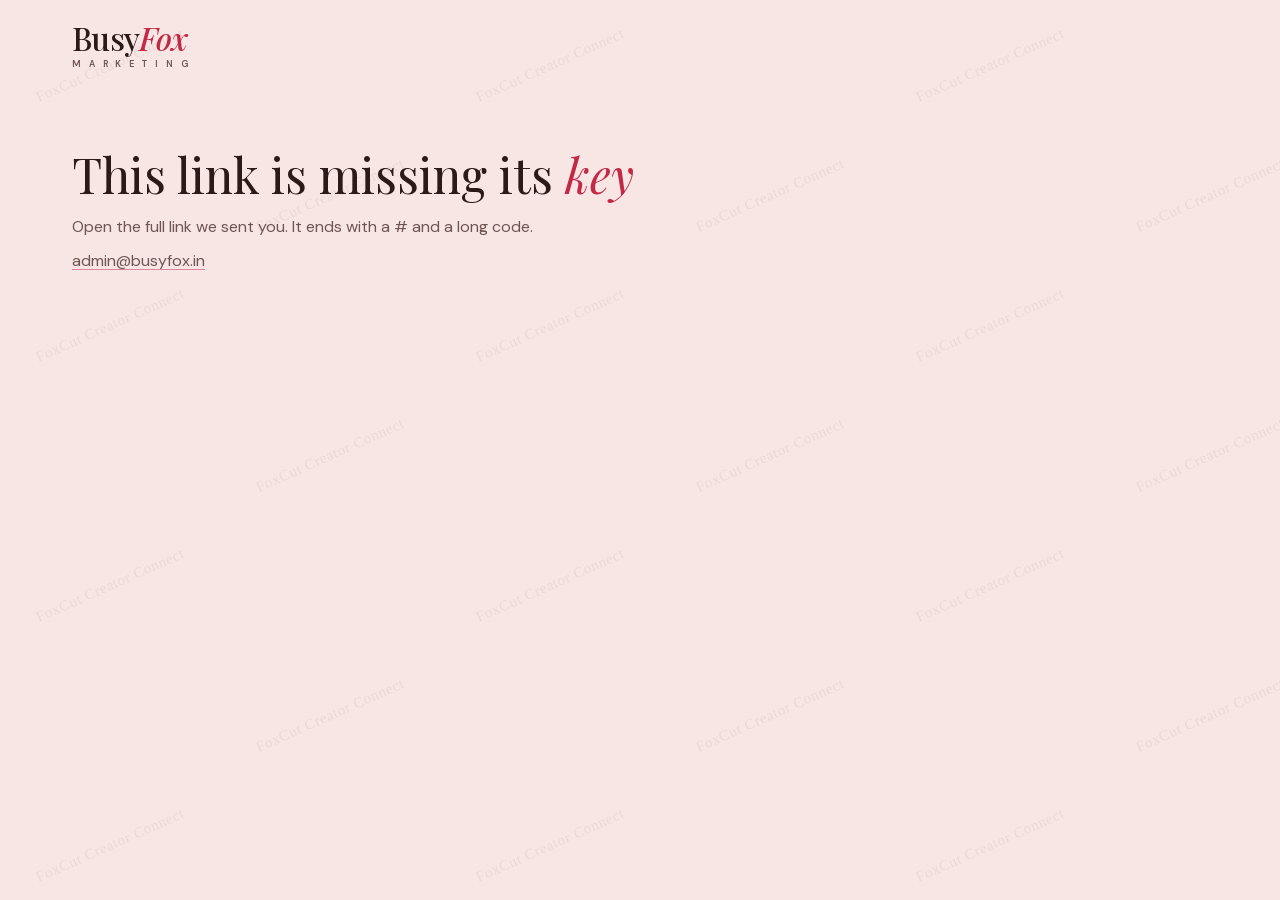
<file: report/index.html>
<!doctype html>
<html lang="en" class="wm-on">
<head>
<meta charset="utf-8">
<meta name="viewport" content="width=device-width, initial-scale=1, viewport-fit=cover">
<title>Instagram audit | Busy Fox Marketing</title>
<meta name="robots" content="noindex">
<meta name="referrer" content="no-referrer">
<meta name="theme-color" content="#F7E6E3">
<meta name="color-scheme" content="light">
<link rel="icon" type="image/png" href="../assets/fox.png">
<link rel="stylesheet" href="../assets/watermark.css">
<link rel="stylesheet" href="report.css">
<script src="../assets/config.js"></script>
</head>
<body>
<main id="report" class="rp" aria-live="polite"></main>
<p class="print-block">This report can only be viewed online. FoxCut Creator Connect.</p>
<noscript><p style="padding:40px 24px;font-family:Georgia,serif">This report needs JavaScript to draw its charts.</p></noscript>
<script src="report.js"></script>
<script src="../assets/track.js" data-kind="report"></script>
</body>
</html>
</file>
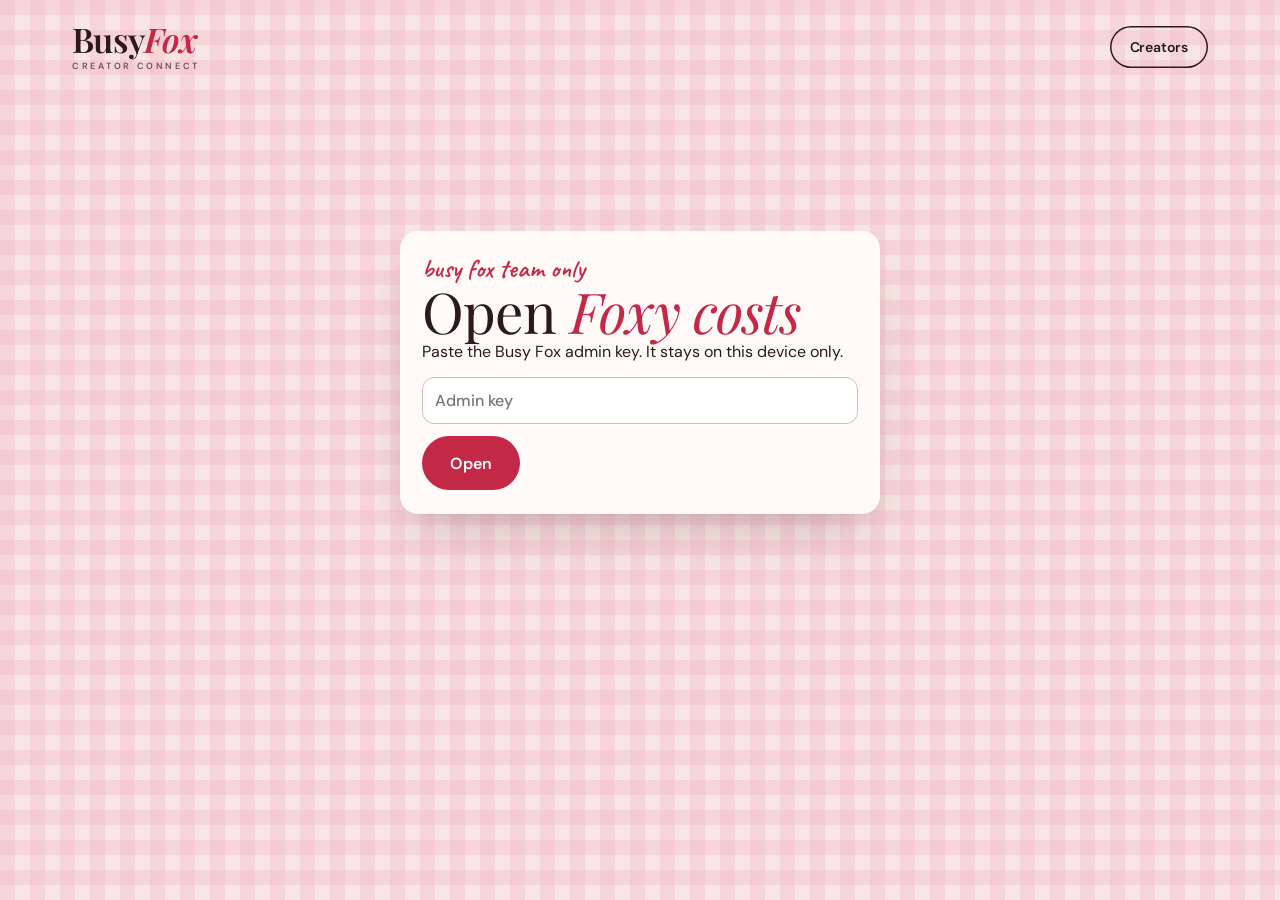
<file: admin/foxy/index.html>
<!doctype html>
<html lang="en">
<head>
<meta charset="utf-8">
<meta name="viewport" content="width=device-width, initial-scale=1, viewport-fit=cover">
<title>Foxy costs | Busy Fox</title>
<meta name="robots" content="noindex, nofollow">
<meta name="referrer" content="no-referrer">
<meta name="theme-color" content="#F7E6E3">
<link rel="icon" type="image/png" href="../../assets/fox.png">
<link rel="preconnect" href="https://fonts.googleapis.com">
<link rel="preconnect" href="https://fonts.gstatic.com" crossorigin>
<link rel="stylesheet" href="https://fonts.googleapis.com/css2?family=Playfair+Display:ital,wght@0,400;0,600;1,400&family=DM+Sans:opsz,wght@9..40,400;9..40,500;9..40,600;9..40,700&family=Caveat:wght@500;600;700&display=swap">
<link rel="stylesheet" href="../../assets/cc.css">
<style>
body { background: var(--paper); background-image: linear-gradient(var(--gingham) 50%, transparent 50%), linear-gradient(90deg, var(--gingham) 50%, transparent 50%); background-size: 30px 30px; }
.fx-gate { max-width: 480px; margin: 40px auto; } .fx-gate input { width: 100%; font: 500 16px var(--sans); padding: 12px; border-radius: 12px; border: 1.5px solid var(--field-line); margin: 12px 0; box-sizing: border-box; }
.fx-top { display: flex; justify-content: space-between; align-items: flex-end; gap: 12px 20px; flex-wrap: wrap; margin-bottom: 20px; }
.fx-top h1 { font: 400 clamp(34px, 6vw, 52px)/1 var(--serif); margin: 4px 0 0; } .fx-top h1 em { color: var(--cherry); }
.fx-tools { display: flex; gap: 10px; flex-wrap: wrap; align-items: center; } .fx-tools select { font: 600 14px var(--sans); padding: 10px 12px; border-radius: 999px; border: 1.5px solid var(--line); background: var(--card); min-height: 42px; }
.fx-nums { display: grid; grid-template-columns: repeat(auto-fit, minmax(170px, 1fr)); gap: 12px; margin-bottom: 22px; }
.fx-num { background: var(--card); border-radius: 16px; padding: 16px; box-shadow: var(--soft); min-width: 0; } .fx-num:nth-child(2n) { background: var(--butter); }
.fx-num small { font: 600 11px var(--sans); letter-spacing: .14em; text-transform: uppercase; color: var(--warm); } .fx-num b { display: block; font: 500 32px/1.1 var(--serif); font-style: italic; color: var(--cherry); font-variant-numeric: tabular-nums; margin-top: 4px; } .fx-num span { font-size: 12.5px; color: var(--warm); }
.fx-card { background: var(--card); border-radius: 18px; padding: 8px 16px 12px; box-shadow: var(--soft); margin-bottom: 20px; overflow-x: auto; }
.fx-card h2 { font: 400 24px var(--serif); margin: 12px 0 6px; }
table { width: 100%; border-collapse: collapse; font-size: 14px; font-variant-numeric: tabular-nums; } th, td { text-align: left; padding: 10px 8px; border-bottom: 1.5px dashed var(--line); white-space: nowrap; } th { font: 600 11px var(--sans); letter-spacing: .12em; text-transform: uppercase; color: var(--warm); } td.r, th.r { text-align: right; }
.bar { height: 8px; background: var(--tint); border-radius: 99px; min-width: 80px; } .bar i { display: block; height: 100%; background: var(--cherry); border-radius: 99px; }
.bad { color: var(--cherry); font-weight: 600; } .fine { font-size: 12.5px; color: var(--warm); } .warn { background: var(--butter); border-radius: 12px; padding: 12px 14px; margin-bottom: 18px; }
</style>
</head>
<body>
<div class="wrap">
	<header class="head">
		<a class="logo" href="../" aria-label="Busy Fox"><span class="mast">Busy<em>Fox</em></span><span class="sub" aria-hidden="true"><span>C</span><span>R</span><span>E</span><span>A</span><span>T</span><span>O</span><span>R</span><span>&nbsp;</span><span>C</span><span>O</span><span>N</span><span>N</span><span>E</span><span>C</span><span>T</span></span></a>
		<div class="head-r"><a class="btn line" href="../">Creators</a></div>
	</header>
	<section class="fx-gate" id="gate" hidden><div class="card"><p class="hand">busy fox team only</p><h2>Open <em>Foxy costs</em></h2><p>Paste the Busy Fox admin key. It stays on this device only.</p><input id="key" type="password" autocomplete="off" placeholder="Admin key"><button class="btn red" id="open" type="button">Open</button><p class="fine" id="gmsg"></p></div></section>
	<main id="app" hidden>
		<div class="fx-top"><div><p class="hand">what Foxy costs, creator by creator</p><h1>Foxy <em>costs</em></h1></div>
			<div class="fx-tools"><label class="fine" for="month">Month</label><select id="month"></select><button class="btn red" id="refresh" type="button" style="height:42px">Refresh</button></div></div>
		<div class="warn" id="keyWarn" hidden>Foxy is off: the Claude API key is not set on the worker yet.</div>
		<div class="fx-nums" id="nums"></div>
		<div class="fx-card"><h2>By creator</h2><table><thead><tr><th>Creator</th><th class="r">Fills</th><th class="r">Tokens in</th><th class="r">Tokens out</th><th class="r">Cost</th><th></th><th>Last used</th></tr></thead><tbody id="rows"></tbody></table></div>
		<div class="fx-card"><h2>Latest calls</h2><table><thead><tr><th>When</th><th>Creator</th><th>What</th><th>Model</th><th class="r">In</th><th class="r">Out</th><th class="r">Cost</th><th class="r">Time</th><th>Result</th></tr></thead><tbody id="log"></tbody></table></div>
		<p class="fine" id="foot"></p>
	</main>
</div>
<script src="../../assets/config.js"></script>
<script>
(function () {
	var cc = window.CC || {}, KEY = 'cc_admin_key', INR = 84.5;
	var $ = function (id) { return document.getElementById(id); };
	function esc(s) { return String(s == null ? '' : s).replace(/[&<>"]/g, function (c) { return {'&': '&amp;', '<': '&lt;', '>': '&gt;', '"': '&quot;'}[c]; }); }
	function key() { try { return localStorage.getItem(KEY) || ''; } catch (e) { return ''; } }
	function usd(v) { return '$' + (v || 0).toFixed(v < 1 ? 4 : 2); }
	function inr(v) { return '₹' + ((v || 0) * INR).toFixed(v * INR < 10 ? 2 : 0); }
	function n(v) { return (v || 0).toLocaleString('en-IN'); }
	function when(s) { var d = new Date(s); return isNaN(d) ? '' : d.toLocaleString([], {day: 'numeric', month: 'short', hour: 'numeric', minute: '2-digit'}); }
	var months = []; for (var i = 0; i < 6; i++) { var d = new Date(); d.setUTCDate(1); d.setUTCMonth(d.getUTCMonth() - i); months.push(d.toISOString().slice(0, 7)); }
	$('month').innerHTML = months.map(function (m) { return '<option value="' + m + '">' + new Date(m + '-01T00:00:00Z').toLocaleString([], {month: 'long', year: 'numeric'}) + '</option>'; }).join('');
	function load() {
		var k = key(); if (!k) { $('gate').hidden = false; $('app').hidden = true; return; }
		fetch(cc.api + '/admin/foxy-costs?month=' + $('month').value, {headers: {Authorization: 'Bearer ' + k}, cache: 'no-store'}).then(function (r) { return r.json(); }).then(function (d) {
			if (!d.ok) { $('gate').hidden = false; $('app').hidden = true; $('gmsg').textContent = d.error === 'unauthorized' ? 'That key did not work.' : (d.error || 'Could not load.'); return; }
			$('gate').hidden = true; $('app').hidden = false; $('keyWarn').hidden = !!d.key_set;
			var t = d.total || {}, avg = t.calls ? t.usd / t.calls : 0;
			$('nums').innerHTML = [['This month', usd(t.usd), inr(t.usd)], ['Foxy fills', n(t.calls), d.creators.length + ' creator' + (d.creators.length === 1 ? '' : 's')], ['Average fill', usd(avg), inr(avg) + ' each'], ['Tokens', n((t.in || 0) + (t.out || 0)), n(t.in) + ' in · ' + n(t.out) + ' out']].concat([['chat', 'Chats'], ['tips', 'Daily tips'], ['fill', 'Carousel fills'], ['memory', 'Memory notes']].map(function (k) { var x = (d.kinds || {})[k[0]] || {calls: 0, usd: 0}; return [k[1], usd(x.usd), n(x.calls) + ' calls · ' + inr(x.usd)]; }))
				.map(function (x) { return '<div class="fx-num"><small>' + x[0] + '</small><b>' + x[1] + '</b><span>' + x[2] + '</span></div>'; }).join('');
			var top = Math.max.apply(null, d.creators.map(function (c) { return c.usd || 0; }).concat([1e-9]));
			$('rows').innerHTML = d.creators.length ? d.creators.map(function (c) { return '<tr><td><b>@' + esc(c.username || c.ig) + '</b></td><td class="r">' + n(c.calls) + '</td><td class="r">' + n(c.in) + '</td><td class="r">' + n(c.out) + '</td><td class="r"><b>' + usd(c.usd) + '</b> <span class="fine">' + inr(c.usd) + '</span></td><td><div class="bar"><i style="width:' + Math.round((c.usd || 0) / top * 100) + '%"></i></div></td><td>' + esc(when(c.last)) + '</td></tr>'; }).join('') : '<tr><td colspan="7" class="fine">No Foxy fills this month yet.</td></tr>';
			$('log').innerHTML = d.log.length ? d.log.map(function (l) { return '<tr><td>' + esc(when(l.at)) + '</td><td>@' + esc(l.username || l.ig) + '</td><td>' + esc({chat: 'Chat', tips: 'Daily tips', fill: 'Carousel fill', memory: 'Memory'}[l.kind || 'fill'] || l.kind) + '</td><td>' + esc(l.model || '') + '</td><td class="r">' + n(l.in) + '</td><td class="r">' + n(l.out) + '</td><td class="r">' + usd(l.usd) + '</td><td class="r">' + ((l.ms || 0) / 1000).toFixed(1) + ' s</td><td>' + (l.ok ? 'filled' : '<span class="bad">' + esc(l.error || 'did not finish') + '</span>') + '</td></tr>'; }).join('') : '<tr><td colspan="9" class="fine">Nothing yet.</td></tr>';
			var P = d.price_per_million || {}, mo = d.models || {}, pr = function (m) { var x = P[m] || {}; return m + ' ($' + x.in + ' in / $' + x.out + ' out per million tokens)'; };
			$('foot').textContent = 'Carousel fills use ' + pr(mo.fill) + '. Chat and daily tips use ' + pr(mo.chat) + ' at high effort. Costs come from the token counts the Claude API returns on every call. ₹ at ' + INR + ' per $.';
		}, function () { $('gmsg').textContent = 'Could not reach the server.'; });
	}
	$('open').onclick = function () { try { localStorage.setItem(KEY, $('key').value.trim()); } catch (e) {} load(); };
	$('refresh').onclick = load; $('month').onchange = load;
	load();
})();
</script>
</body>
</html>
</file>
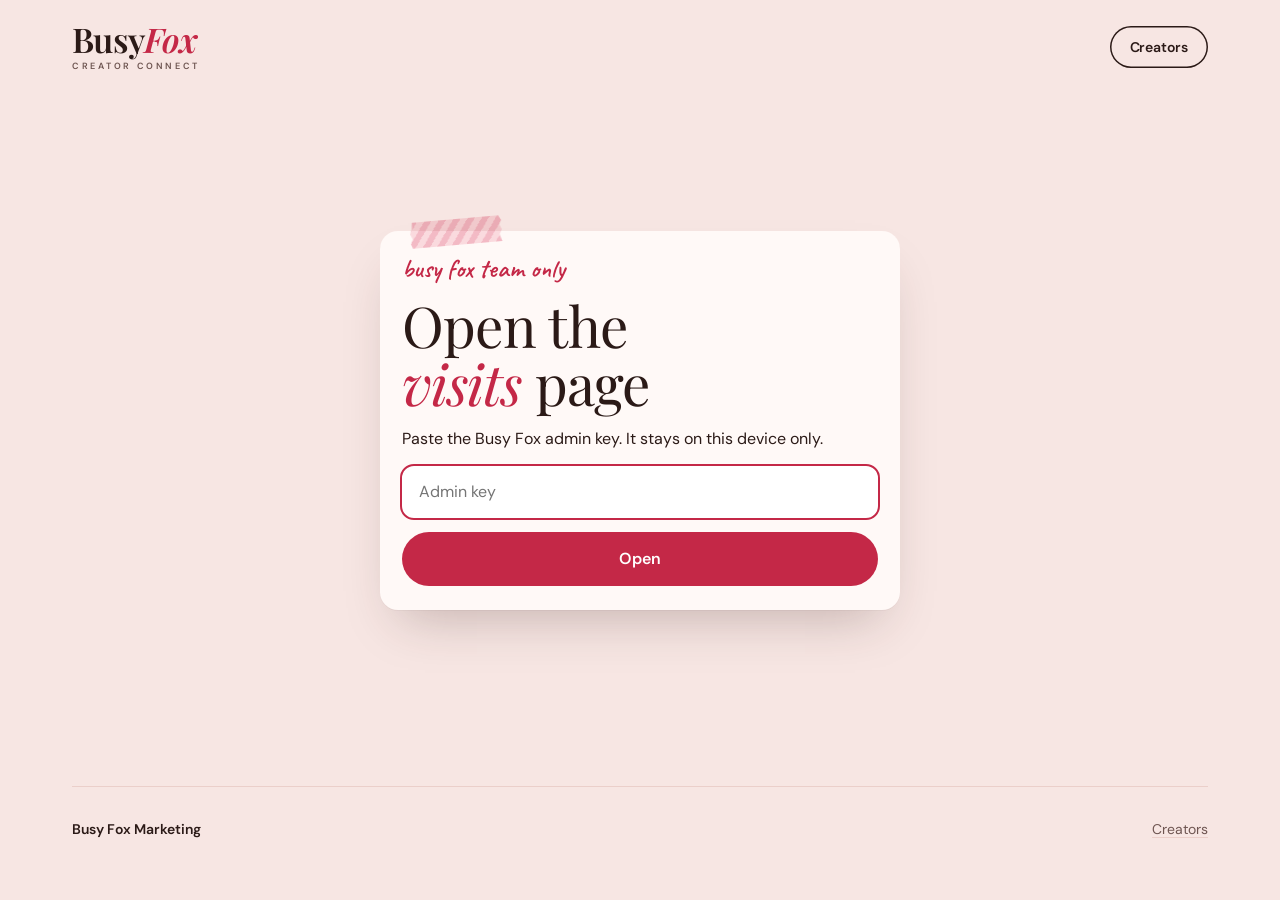
<file: admin/visits/index.html>
<!doctype html>
<html lang="en">
<head>
<meta charset="utf-8">
<meta name="viewport" content="width=device-width, initial-scale=1, viewport-fit=cover">
<title>Visits | Busy Fox</title>
<meta name="robots" content="noindex, nofollow">
<meta name="referrer" content="no-referrer">
<meta name="theme-color" content="#F7E6E3">
<link rel="icon" type="image/png" href="../../assets/fox.png">
<link rel="preconnect" href="https://fonts.googleapis.com">
<link rel="preconnect" href="https://fonts.gstatic.com" crossorigin>
<link rel="stylesheet" href="https://fonts.googleapis.com/css2?family=Playfair+Display:ital,wght@0,400;0,500;0,600;1,400;1,500;1,600&family=DM+Sans:opsz,wght@9..40,400;9..40,500;9..40,600;9..40,700&family=Caveat:wght@500;600;700&display=swap">
<link rel="stylesheet" href="../../assets/cc.css">
<link rel="stylesheet" href="../../assets/visits.css">
<link rel="stylesheet" href="../../assets/visits-page.css">
</head>
<body>
<div class="wrap">
	<header class="head">
		<a class="logo" href="../" aria-label="Busy Fox"><span class="mast">Busy<em>Fox</em></span><span class="sub" aria-hidden="true"><span>C</span><span>R</span><span>E</span><span>A</span><span>T</span><span>O</span><span>R</span><span>&nbsp;</span><span>C</span><span>O</span><span>N</span><span>N</span><span>E</span><span>C</span><span>T</span></span></a>
		<div class="head-r"><a class="btn line" href="../">Creators</a></div>
	</header>

	<section class="vm-gate" id="gate" hidden>
		<div class="card">
			<span class="tape" style="top:-12px;left:30px"></span>
			<p class="hand">busy fox team only</p>
			<h2>Open the <em>visits</em> page</h2>
			<p>Paste the Busy Fox admin key. It stays on this device only.</p>
			<input id="key" type="password" autocomplete="off" placeholder="Admin key">
			<button class="btn red" id="open" type="button">Open</button>
			<p class="msg" id="gmsg"></p>
		</div>
	</section>

	<main id="app" hidden>
		<div class="vm-top">
			<div><p class="hand">who opened what, from where, for how long</p><h1>Visits <em>monitor</em></h1></div>
			<div class="vm-tools">
				<span class="vm-live off" id="live"><span id="liveTxt">Tap Update for the latest.</span></span>
				<button class="btn line vm-s" id="csv" type="button">Download as a sheet</button>
				<button class="btn red vm-s" id="refresh" type="button">Update</button>
			</div>
		</div>
		<div class="vm-filters" id="filters"></div>
		<div id="now"></div>
		<div class="vs-tiles vm-tiles" id="tiles"></div>
		<div class="vm-two">
			<section class="vm-box"><h3>Visits <em>each day</em></h3><div id="days"></div></section>
			<section class="vm-box"><h3>Time of day <em>they open it</em></h3><div id="hours"></div></section>
		</div>
		<section class="vm-sec"><h2>By <em>creator</em></h2><div id="creators"></div></section>
		<section class="vm-sec"><h2>By <em>IP address</em></h2><p class="vs-fine">One IP is one internet connection, not always one person: the same creator on Wi-Fi and on mobile data shows as two. Tap an IP to see only its visits.</p><div class="vs-ips" id="ips"></div></section>
		<div class="vm-two">
			<section class="vm-box"><h3>What they <em>looked at</em></h3><div id="parts"></div></section>
			<section class="vm-box"><h3>What they <em>tapped</em></h3><div id="taps"></div></section>
		</div>
		<section class="vm-sec"><h2>Every <em>visit</em></h2><div class="vs-list" id="list"></div><p class="vs-fine">Time counts only while the page is in front and being used (it stops after a minute without a touch or scroll). Place is an estimate from the IP address. Visits are kept for 120 days.</p></section>
	</main>

	<footer class="foot"><span><b>Busy Fox Marketing</b></span><span><a href="../">Creators</a></span></footer>
</div>
<div class="vm-toast" id="toast"></div>
<script src="../../assets/config.js"></script>
<script src="../../assets/visits-page.js"></script>
</body>
</html>
</file>
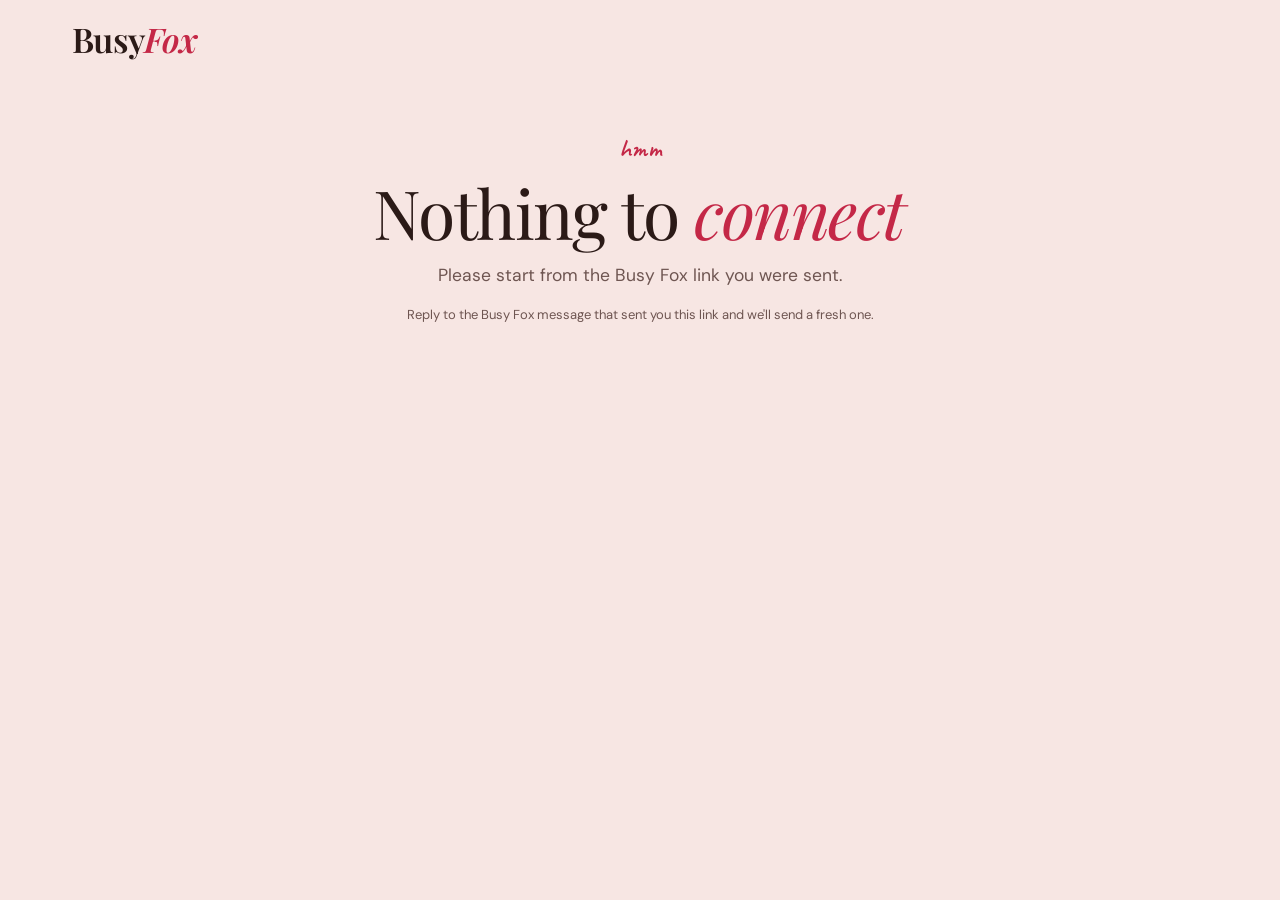
<file: linkedin/callback/index.html>
<!doctype html>
<html lang="en">
<head>
<meta charset="utf-8">
<meta name="viewport" content="width=device-width, initial-scale=1, viewport-fit=cover">
<title>Connecting LinkedIn | Busy Fox</title>
<meta name="robots" content="noindex">
<meta name="referrer" content="no-referrer">
<meta name="theme-color" content="#F7E6E3">
<link rel="icon" type="image/png" href="../../assets/fox.png">
<link rel="preconnect" href="https://fonts.googleapis.com">
<link rel="preconnect" href="https://fonts.gstatic.com" crossorigin>
<link rel="stylesheet" href="https://fonts.googleapis.com/css2?family=Playfair+Display:ital,wght@0,400;0,500;0,600;1,400;1,500;1,600&family=DM+Sans:opsz,wght@9..40,400;9..40,500;9..40,600;9..40,700&family=Caveat:wght@500;600;700&display=swap">
<link rel="stylesheet" href="../../assets/cc.css">
<style>
.view { padding-block: 16px 72px; }
.center { max-width: 640px; margin: 40px auto 0; text-align: center; display: flex; flex-direction: column; align-items: center; gap: 16px; }
.spin { width: 54px; height: 54px; border-radius: 50%; border: 3px solid var(--pink-soft); border-top-color: var(--cherry); animation: spin .9s linear infinite; margin-top: 10px; }
@keyframes spin { to { transform: rotate(360deg); } }
@media (prefers-reduced-motion: reduce) { .spin { animation-duration: 3s; } }
.face { width: 112px; height: 112px; border-radius: 50%; overflow: hidden; background: var(--pink-soft); display: grid; place-items: center; font: italic 500 46px/1 var(--serif); color: var(--cherry); box-shadow: var(--lift); }
.face img { width: 100%; height: 100%; object-fit: cover; display: block; }
</style>
</head>
<body>
<div class="wrap">
	<header class="head">
		<a class="logo" href="../../" aria-label="Busy Fox"><span class="mast">Busy<em>Fox</em></span></a>
	</header>
	<main class="view">
		<section id="v-working" class="center" style="padding:0">
			<p class="hand">almost there…</p>
			<h1>Connecting your <em>LinkedIn</em></h1>
			<div class="spin" aria-hidden="true"></div>
			<p class="lede">This takes a few seconds. Please keep this page open.</p>
		</section>
		<section id="v-error" class="center" style="padding:0" hidden>
			<p class="hand" id="err-kick">oops</p>
			<h1 id="err-title">That didn't <em>work</em></h1>
			<p class="lede" id="err-text">Something went wrong while connecting.</p>
			<p class="fine">Reply to the Busy Fox message that sent you this link and we'll send a fresh one.</p>
		</section>
		<section id="v-done" class="center" style="padding:0" hidden>
			<div class="face" id="face">B</div>
			<p class="hand">you're in!</p>
			<h1 id="hello">LinkedIn is <em>connected.</em></h1>
			<p class="lede">Busy Fox can now share the posts we plan together to your profile.</p>
			<p class="fine" id="until"></p>
		</section>
	</main>
</div>
<script src="../../assets/config.js"></script>
<script>
(function () {
	var cc = window.CC || {};
	var $ = function (id) { return document.getElementById(id); };
	function show(id) { ['v-working', 'v-error', 'v-done'].forEach(function (v) { $(v).hidden = v !== id; }); }
	function fail(kick, title, text) { $('err-kick').textContent = kick; $('err-title').innerHTML = title; $('err-text').textContent = text; document.title = 'Not connected | Busy Fox'; show('v-error'); }
	function done(d) {
		var first = (d.name || '').split(' ')[0];
		if (first) $('hello').innerHTML = 'You’re connected, <em></em>';
		if (first) $('hello').querySelector('em').textContent = first + '.';
		if (d.picture) { var img = new Image(); img.alt = ''; img.src = d.picture; $('face').textContent = ''; $('face').appendChild(img); }
		else if (first) $('face').textContent = first[0];
		if (d.expires_at) $('until').textContent = 'LinkedIn asks us to check in every two months. We’ll send a fresh link before ' + new Date(d.expires_at).toLocaleDateString(undefined, {day: 'numeric', month: 'long'}) + '.';
		document.title = 'Connected | Busy Fox';
		show('v-done');
	}
	var q = new URLSearchParams(location.search);
	if (q.get('error')) { fail('no worries', 'Not <em>connected</em>', q.get('error') === 'user_cancelled_authorize' || q.get('error') === 'user_cancelled_login' ? 'You closed the LinkedIn screen before allowing access.' : (q.get('error_description') || 'LinkedIn couldn’t finish the connection.')); return; }
	var code = q.get('code'), state = q.get('state');
	if (!code) {
		var kept = JSON.parse(sessionStorage.getItem('li_result') || 'null');
		if (kept) { done(kept); return; }
		fail('hmm', 'Nothing to <em>connect</em>', 'Please start from the Busy Fox link you were sent.');
		return;
	}
	history.replaceState(null, '', location.pathname);
	fetch(cc.api + '/li/callback', {method: 'POST', headers: {'content-type': 'application/json'}, body: JSON.stringify({code: code, state: state})})
		.then(function (r) { return r.json(); })
		.then(function (d) {
			if (d.ok) { sessionStorage.setItem('li_result', JSON.stringify(d)); done(d); return; }
			fail('oops', 'That didn’t <em>work</em>', d.error || 'LinkedIn couldn’t finish the connection.');
		})
		.catch(function () { fail('offline?', 'No <em>connection</em>', 'Check your internet and try again.'); });
})();
</script>
</body>
</html>
</file>
<file: assets/cc.css>
/* Busy Fox Creator Connect — the Creator Studio "Strawberry Mocha" scrapbook look:
   blush paper, cocoa ink, cherry italic emphasis, pink washi tape, gingham mats, Caveat hand notes, a cocoa band. */
:root {
	--paper: #F7E6E3; --card: #FFF9F7; --tint: #FBEFEC; --ink: #2B1A17; --warm: #6E5551; --line: #EBCFCA;
	--cherry: #C42847; --cherry-dark: #A11F3A; --pink: #F2B8C6; --pink-soft: #FADDE4; --pink-deep: #D98799;
	--cocoa: #3D2521; --cocoa-2: #53332D; --cocoa-line: #5E3D36; --cream: #FBEDE8; --cream-mute: #D9BFB8;
	--butter: #F6E3A1; --butter-deep: #E2C35A; --field: #FFFFFF; --field-line: #DDB8B1; --hint: #866C67;
	--gingham: rgba(242, 184, 198, .36);
	--serif: 'Playfair Display', Georgia, 'Times New Roman', serif;
	--sans: 'DM Sans', system-ui, -apple-system, 'Segoe UI', Roboto, sans-serif;
	--hand: 'Caveat', 'Bradley Hand', 'Segoe Print', cursive;
	--lift: 0 1px 0 rgba(61, 37, 33, .04), 0 26px 50px -20px rgba(61, 37, 33, .28);
	--soft: 0 1px 0 rgba(61, 37, 33, .04), 0 14px 28px -14px rgba(61, 37, 33, .24);
	color-scheme: light;
}
* { box-sizing: border-box; }
[hidden] { display: none !important; }
html { -webkit-text-size-adjust: 100%; }
body { margin: 0; background: var(--paper); color: var(--ink); font-family: var(--sans); font-size: 16px; line-height: 1.55; -webkit-font-smoothing: antialiased; overflow-x: clip; }
a { color: inherit; }
a:focus-visible, button:focus-visible, summary:focus-visible { outline: 2px solid var(--cherry); outline-offset: 3px; border-radius: 8px; }
img { max-width: 100%; }

.wrap { max-width: 1200px; margin: 0 auto; padding-left: max(32px, env(safe-area-inset-left, 0px)); padding-right: max(32px, env(safe-area-inset-right, 0px)); }
@media (max-width: 480px) { .wrap { padding-left: max(16px, env(safe-area-inset-left, 0px)); padding-right: max(16px, env(safe-area-inset-right, 0px)); } }

h1, h2, h3, h4 { margin: 0; font-family: var(--serif); font-weight: 400; text-wrap: balance; }
h1 { font-size: clamp(44px, 5.3vw, 78px); line-height: 1.01; letter-spacing: -.022em; }
h2 { font-size: clamp(34px, 4.4vw, 58px); line-height: 1.04; letter-spacing: -.016em; }
h3 { font-size: clamp(24px, 2.4vw, 30px); line-height: 1.1; letter-spacing: -.01em; }
h1 em, h2 em, h3 em { font-style: italic; color: var(--cherry); }
p { margin: 0; }
.hand { font-family: var(--hand); color: var(--cherry); font-size: 26px; font-weight: 600; line-height: 1.05; }
.lede { font-size: 17.5px; color: var(--warm); max-width: 34em; }
.body { color: var(--warm); max-width: 58ch; }
.body b { color: var(--ink); font-weight: 600; }
mark { background: var(--butter); color: var(--ink); padding: 2px 8px 3px; border-radius: 3px 6px 4px 7px; -webkit-box-decoration-break: clone; box-decoration-break: clone; }
.ex { font-size: 10.5px; letter-spacing: .14em; text-transform: uppercase; color: var(--warm); font-weight: 500; }

section { padding-block: 96px; }
section.pt { padding-top: 24px; }
@media (max-width: 640px) { section { padding-block: 64px; } section.pt { padding-top: 12px; } }

/* buttons */
.btn { display: inline-flex; align-items: center; justify-content: center; gap: 10px; height: 54px; padding: 0 28px; border-radius: 999px; font: 600 16px var(--sans); letter-spacing: -.005em; text-decoration: none; border: 0; cursor: pointer; white-space: nowrap; }
.btn svg { width: 19px; height: 19px; flex: 0 0 auto; }
.btn.red { background: var(--cherry); color: #FFFFFF; }
.btn.red:hover { background: var(--cherry-dark); }
.btn.butter { background: var(--butter); color: var(--ink); }
.btn.butter:hover { background: var(--pink); }
.btn.line { background: transparent; color: var(--ink); box-shadow: inset 0 0 0 1.5px var(--ink); height: 46px; padding: 0 20px; font-size: 14.5px; }
.btn.line:hover { background: var(--card); }
.btn[disabled] { opacity: .65; cursor: wait; }

/* washi tape */
.tape { position: absolute; z-index: 4; display: block; width: var(--w, 92px); height: var(--h, 26px); transform: rotate(var(--r, -5deg)); background: repeating-linear-gradient(-55deg, var(--pink) 0 6px, var(--pink-soft) 6px 12px); opacity: .9; mix-blend-mode: multiply; clip-path: polygon(3% 0, 97% 0, 100% 18%, 97.5% 36%, 100% 55%, 97% 74%, 99.5% 100%, 2% 100%, 0 82%, 2.5% 63%, 0 44%, 2.5% 24%); pointer-events: none; }
.tape.butter { background: repeating-linear-gradient(-55deg, var(--butter) 0 6px, #FBF0C9 6px 12px); }

/* masthead: roman "Busy" + cherry italic "Fox", tracked caps beneath, as on Creator Studio */
.head { display: flex; align-items: center; gap: 14px 24px; padding-block: 24px; }
.logo { --tr: .28em; display: inline-grid; justify-items: start; text-decoration: none; color: var(--ink); white-space: nowrap; }
.logo .mast { font-family: var(--serif); font-weight: 600; font-size: 34px; line-height: .9; letter-spacing: -.02em; }
.logo .mast em { font-style: italic; color: var(--cherry); }
.logo .sub { display: flex; justify-content: space-between; width: 0; min-width: calc(100% + var(--tr)); margin-top: 7px; font: 600 9px/1 var(--sans); letter-spacing: var(--tr); text-transform: uppercase; color: var(--warm); }
.head-r { margin-left: auto; display: flex; align-items: center; gap: 20px; }
.head-r .when { font-size: 14px; color: var(--warm); }
.head-r .btn { height: 42px; padding: 0 20px; font-size: 14px; }
@media (max-width: 720px) { .head-r .when { display: none; } }
@media (max-width: 480px) { .logo { --tr: .24em; } .logo .mast { font-size: 29px; } .logo .sub { margin-top: 6px; font-size: 8px; } .head { padding-block: 18px; } .head-r .btn { padding: 0 16px; font-size: 13.5px; height: 40px; } }

/* hand-drawn underline under the hero's cherry words */
h1 em { position: relative; z-index: 0; display: inline-block; padding-right: .04em; }
h1 .swash { position: absolute; z-index: -1; left: -1%; bottom: -.04em; width: 103%; height: .3em; overflow: visible; }
h1 .swash path { fill: none; stroke: var(--pink); stroke-width: .085em; stroke-linecap: round; vector-effect: non-scaling-stroke; }

/* paper cards */
.card { position: relative; background: var(--card); border-radius: 18px; padding: 24px 22px; box-shadow: var(--lift); }
.card.flat { box-shadow: var(--soft); }

/* checklists */
ul.ticks, ul.cross { list-style: none; margin: 0; padding: 0; display: grid; gap: 11px; }
ul.ticks li, ul.cross li { position: relative; padding-left: 30px; color: var(--warm); font-size: 15.5px; line-height: 1.4; }
ul.ticks li b, ul.cross li b { color: var(--ink); font-weight: 600; }
ul.ticks li::before { content: ''; position: absolute; left: 0; top: 1px; width: 20px; height: 20px; border-radius: 50%; background: var(--pink-soft) url("data:image/svg+xml,%3Csvg xmlns='http://www.w3.org/2000/svg' viewBox='0 0 20 20'%3E%3Cpath d='M5.5 10.4l3 3 6-6.6' fill='none' stroke='%23C42847' stroke-width='2.2' stroke-linecap='round' stroke-linejoin='round'/%3E%3C/svg%3E") center/20px no-repeat; }
ul.cross li::before { content: ''; position: absolute; left: 0; top: 1px; width: 20px; height: 20px; border-radius: 50%; background: var(--tint) url("data:image/svg+xml,%3Csvg xmlns='http://www.w3.org/2000/svg' viewBox='0 0 20 20'%3E%3Cpath d='M6.5 6.5l7 7M13.5 6.5l-7 7' fill='none' stroke='%236E5551' stroke-width='2' stroke-linecap='round'/%3E%3C/svg%3E") center/20px no-repeat; }

/* stamp */
.stamp { position: absolute; z-index: 7; padding: 9px 15px 8px; border: 3px solid var(--cherry); border-radius: 9px; box-shadow: inset 0 0 0 2px var(--card), inset 0 0 0 3.5px var(--cherry); color: var(--cherry); font: 700 16px/1 var(--sans); letter-spacing: .16em; text-transform: uppercase; white-space: nowrap; transform: rotate(-8deg); mix-blend-mode: multiply; pointer-events: none; background: transparent; }

/* message line */
.msg { display: none; margin-top: 12px; padding: 12px 14px; border-radius: 12px; background: var(--pink-soft); color: var(--cherry-dark); font-size: 14.5px; font-weight: 500; }
.msg.show { display: block; }
.fine { font-size: 13px; color: var(--warm); line-height: 1.45; }
.fine svg { width: 14px; height: 14px; vertical-align: -2px; margin-right: 4px; stroke: var(--warm); fill: none; stroke-width: 2; }

/* faq */
.faq { margin-top: 32px; max-width: 860px; }
.faq details { border-bottom: 1px solid var(--line); padding-block: 20px; }
.faq details:first-child { border-top: 1px solid var(--line); }
.faq summary { font-family: var(--serif); font-size: 21px; line-height: 1.25; cursor: pointer; list-style: none; display: flex; justify-content: space-between; align-items: baseline; gap: 16px; }
.faq summary::-webkit-details-marker { display: none; }
.faq summary::after { content: '+'; font-family: var(--serif); font-size: 28px; line-height: 1; color: var(--cherry); }
.faq details[open] summary::after { content: '\2013'; }
.faq details p { margin-top: 10px; color: var(--warm); max-width: 66ch; }

/* cocoa band */
.band { background: var(--cocoa); color: var(--cream); }
.band .hand { color: var(--butter); }
.band h2 em { color: var(--pink); }
.band .body { color: var(--cream-mute); }
.band .fine { color: var(--cream-mute); }
.band .fine svg { stroke: var(--cream-mute); }

/* footer */
.foot { border-top: 1px solid var(--line); padding-block: 32px 40px; display: flex; flex-wrap: wrap; justify-content: space-between; gap: 10px 32px; font-size: 14px; color: var(--warm); }
.foot b { color: var(--ink); font-weight: 600; }
.foot a { text-decoration-color: var(--line); text-underline-offset: 3px; }
.foot .credit { flex-basis: 100%; font-size: 12.5px; }

/* motion: paper settles in; everything is static without JS or with reduced motion */
@keyframes settle { from { transform: translateY(-9px) rotate(calc(var(--r, -5deg) - 6deg)); } 60% { transform: translateY(1px) rotate(calc(var(--r, -5deg) + 1deg)); } to { transform: rotate(var(--r, -5deg)); } }
@keyframes draw { from { stroke-dashoffset: 1.05; } to { stroke-dashoffset: 0; } }
@keyframes drop { 0% { opacity: 0; transform: translateY(-14px) rotate(calc(var(--rot, 0deg) - 4deg)); } 65% { opacity: 1; transform: translateY(2px) rotate(calc(var(--rot, 0deg) + .6deg)); } 100% { opacity: 1; transform: rotate(var(--rot, 0deg)); } }
@media (prefers-reduced-motion: no-preference) {
	html { scroll-behavior: smooth; }
	.btn { transition: background-color .15s ease, transform .16s cubic-bezier(.3, .7, .3, 1); }
	.btn:active { transform: translateY(1px) scale(.985); }
	.tape { animation: settle .8s cubic-bezier(.22, .9, .3, 1) both; animation-delay: var(--d, .2s); }
	h1 .swash path { stroke-dasharray: 1 2; animation: draw 1s cubic-bezier(.55, .1, .3, 1) .45s both; }
	.mo [data-in]:not(.in) { opacity: 0; }
	.mo [data-in].in { animation: drop .75s cubic-bezier(.22, .9, .3, 1) backwards; animation-delay: var(--dl, 0s); }
}
/* ?still: the finished look, instantly (for screenshots and checks) */
.still *, .still *::before, .still *::after { animation: none !important; transition: none !important; }
</file>
<file: assets/autodm.css>
/* Auto-DM campaign manager (assets/autodm.js), shared by admin/ and me/ */
.adm-box { background: var(--card); border-radius: 16px; padding: 18px; display: flex; flex-direction: column; gap: 12px; box-shadow: var(--soft); }
.adm-box h3 { font-family: var(--serif); font-weight: 400; font-size: var(--t-h3, 24px); line-height: 1.12; letter-spacing: -.012em; }
.adm-box .btn.small { height: 46px; padding: 0 20px; font-size: 14.5px; }
.adm-head { display: flex; align-items: center; justify-content: space-between; gap: 12px; flex-wrap: wrap; }
.adm-l { font-size: 12.5px; line-height: 1.3; letter-spacing: .1em; text-transform: uppercase; font-weight: 600; color: var(--hint); margin-top: 4px; }
.adm-l span { text-transform: none; letter-spacing: 0; font-weight: 400; }
.adm-box input[type=text], .adm-box input[type=url], .adm-box textarea { width: 100%; border: 1px solid var(--field-line); background: var(--field); border-radius: 12px; padding: 12px 14px; font: 400 16px var(--sans); color: var(--ink); }
.adm-box textarea { min-height: 92px; resize: vertical; line-height: 1.45; }
.adm-box input:focus, .adm-box textarea:focus { outline: 2px solid var(--cherry); border-color: transparent; }
.adm-seg { display: flex; flex-wrap: wrap; gap: 8px; }
.adm-seg button { min-height: 44px; padding: 0 15px; border-radius: 999px; border: 0; background: var(--field); box-shadow: inset 0 0 0 1.5px var(--field-line); font: 600 14px var(--sans); color: var(--ink); cursor: pointer; }
.adm-seg button.on { background: var(--cherry); color: #fff; box-shadow: none; }
.adm-posts { display: grid; grid-template-columns: repeat(auto-fill, minmax(98px, 1fr)); gap: 8px; max-height: 300px; overflow-y: auto; padding: 3px; }
.adm-posts button { position: relative; aspect-ratio: 1; border: 0; border-radius: 10px; overflow: hidden; padding: 0; cursor: pointer; background: var(--pink-soft); color: var(--warm); font: 600 12.5px var(--sans); }
.adm-posts img { width: 100%; height: 100%; object-fit: cover; display: block; }
.adm-posts button.on { outline: 3px solid var(--cherry); outline-offset: 1px; }
.adm-posts small { position: absolute; left: 4px; bottom: 4px; background: rgba(0,0,0,.62); color: #fff; border-radius: 6px; padding: 2px 6px; font-size: 12.5px; letter-spacing: -.01em; line-height: 1.2; }
.adm-row { display: flex; flex-wrap: wrap; gap: 10px; margin-top: 4px; }
.adm-camp { display: grid; grid-template-columns: 56px minmax(0, 1fr); gap: 10px 12px; align-items: center; border-top: 1px solid var(--line); padding-top: 12px; }
.adm-camp:first-of-type { border-top: 0; padding-top: 0; }
.adm-th { width: 56px; height: 56px; border-radius: 10px; overflow: hidden; background: var(--pink-soft); display: grid; place-items: center; font-size: 12.5px; font-weight: 700; color: var(--cherry); text-align: center; line-height: 1.1; }
.adm-th img { width: 100%; height: 100%; object-fit: cover; }
.adm-ct p { font-size: 15px; line-height: 1.4; overflow-wrap: anywhere; }
.adm-ct small { display: block; color: var(--warm); font-size: 13px; margin-top: 2px; overflow-wrap: anywhere; }
.adm-dot { display: inline-block; width: 8px; height: 8px; border-radius: 50%; background: var(--hint); margin-right: 6px; vertical-align: 1px; }
.adm-dot.on { background: #2E7D4F; }
.adm-cb { grid-column: 2; display: flex; flex-wrap: wrap; gap: 6px; }
.adm-cb .btn { height: 44px; padding: 0 16px; font-size: 14px; }
@media (min-width: 640px) { .adm-camp { grid-template-columns: 56px minmax(0, 1fr) auto; } .adm-cb { grid-column: auto; } }
.adm-log { list-style: none; margin: 0; padding: 0; display: grid; gap: 10px; font-size: 14px; }
.adm-log li { display: grid; grid-template-columns: minmax(0, 1fr); gap: 2px; border-top: 1px solid var(--line); padding-top: 9px; }
.adm-log li:first-child { border-top: 0; padding-top: 0; }
@media (min-width: 640px) { .adm-log li { grid-template-columns: 128px minmax(0, 1fr); gap: 12px; } }
.adm-log small { display: block; color: var(--warm); font-size: 13px; overflow-wrap: anywhere; }
.adm-when { color: var(--hint); font-size: 13px; }
.adm-ok { color: #2E7D4F; font-weight: 700; } .adm-err { color: var(--cherry); font-weight: 700; } .adm-skip { color: var(--warm); font-weight: 700; }
.adm-warn { background: var(--card); box-shadow: inset 5px 0 0 var(--butter-deep), var(--soft, none); color: var(--warm); border-radius: 16px; padding: 16px 18px 18px 20px; font-size: 15px; line-height: 1.5; display: grid; gap: 10px; }
.adm-warn b { color: var(--ink); }
.adm-none { color: var(--warm); font-size: 15px; line-height: 1.5; }
.adm-fine { color: var(--hint); font-size: 13px; line-height: 1.5; border-top: 1px solid var(--line); padding-top: 12px; }
</file>
<file: assets/planner.css>
/* Content plan (assets/planner.js), shared by me/ and admin/. Uses the Strawberry Mocha tokens from cc.css. */

/* One type scale for the dashboards (me/, the planner, the auto-DM panel, the sheets).
   Playfair = display + numbers. DM Sans = reading. Caveat = small hand notes only. */
:root {
	--t-display: clamp(46px, 7.2vw, 76px);  /* the greeting */
	--t-h2: clamp(32px, 4.2vw, 46px);       /* section heading */
	--t-h3: clamp(23px, 2.5vw, 28px);       /* card / sheet heading */
	--t-num: clamp(30px, 5vw, 54px);        /* stat numbers */
	--t-body: 16px;                         /* reading text, 1.55 */
	--t-small: 14.5px;                      /* supporting text, 1.45 */
	--t-fine: 13px;                         /* fine print, 1.5 */
	--t-label: 12.5px;                      /* uppercase, letter-spaced labels */
	--t-hand: 22px;                         /* Caveat hand notes */
	--cut: 5px 6px 0 var(--cocoa);          /* hard paper-cut shadow */
}
.pl-lab { display: block; font: 700 var(--t-label)/1.25 var(--sans); letter-spacing: .1em; text-transform: uppercase; color: var(--warm); }

.pl h3, .pl-sheet h3, .pl-from, .pl-wkh b, .pl-empty b { font-variant-numeric: lining-nums; }
.pl { display: grid; gap: 20px; min-width: 0; --ok: #2E7D4F; --wait: #B7860B; }
.pl-none { color: var(--hint); font-size: 15px; line-height: 1.5; }
.pl-fine { color: var(--hint); font-size: var(--t-fine); line-height: 1.5; }
.pl-h { font: 700 var(--t-label)/1.25 var(--sans); letter-spacing: .1em; text-transform: uppercase; color: var(--warm); margin-top: 8px; }
.pl-acts { display: flex; flex-wrap: wrap; gap: 10px; }
.pl-acts .btn { height: 46px; padding: 0 20px; font-size: 14.5px; }

/* auto-posting is off: a paper note with a label, one line and a real button */
.pl-warn { display: grid; grid-template-columns: minmax(0, 1fr); gap: 12px; align-items: center; background: var(--card); border-radius: 16px; padding: 14px 16px 16px 18px; box-shadow: inset 5px 0 0 var(--butter-deep), var(--soft); font-size: var(--t-small); line-height: 1.45; color: var(--warm); }
.pl-warn .pl-lab { color: var(--ink); margin-bottom: 4px; }
.pl-warn .btn { justify-self: start; height: 44px; padding: 0 18px; font-size: 14.5px; }
@media (min-width: 620px) { .pl-warn { grid-template-columns: minmax(0, 1fr) auto; gap: 18px; } .pl-warn .btn { justify-self: end; } }

/* status colours: dot in the calendar, tag in the list (the tag always carries the words too) */
.pl i.s-idea { background: #C9B3AE; } .pl i.s-review, .pl i.s-due { background: var(--butter-deep); } .pl i.s-changes, .pl i.s-failed, .pl i.s-missed { background: var(--cherry); }
.pl i.s-approved, .pl i.s-posting { background: var(--ok); } .pl i.s-posted { background: var(--cocoa); }
.pl-tag { flex: 0 0 auto; font-size: 12.5px; font-weight: 700; line-height: 1.2; padding: 6px 11px; border-radius: 999px; background: var(--tint); color: var(--warm); white-space: nowrap; }
.pl-tag.s-review, .pl-tag.s-due { background: var(--butter); color: #5B4300; }
.pl-tag.s-changes, .pl-tag.s-failed, .pl-tag.s-missed { background: var(--pink-soft); color: var(--cherry-dark); }
.pl-tag.s-approved, .pl-tag.s-posting { background: #DCEFE3; color: #1F6B41; }
.pl-tag.s-posted { background: var(--cocoa); color: var(--cream); }

.pl-needs { background: var(--card); border-radius: 18px; padding: 16px 16px 8px 20px; box-shadow: inset 5px 0 0 var(--cherry), var(--lift); }
.pl-needs .pl-h { margin: 0 0 4px; color: var(--cherry-dark); text-transform: none; letter-spacing: -.01em; font: 400 22px/1.2 var(--serif); }

/* ---------- the 90-day plan: the main action on the page ----------
   .pl-hero (butter paper, hard cut shadow, washi tape)
     button.pl-ninety[data-a=ideas]   label, big number, headline, one line, the cherry button
     .pl-peek > button.pl-pk[data-a=useidea]   the next ideas, each tappable straight into "pick a date" */
.pl-hero { position: relative; background: var(--butter); border-radius: 22px; box-shadow: var(--cut); margin: 8px 6px 6px 0; }
.pl-hero > .tape { top: -13px; left: 26px; --w: 96px; --r: -4deg; }
.pl-ninety { position: relative; width: 100%; display: grid; grid-template-columns: minmax(0, 1fr) auto; gap: 12px 10px; align-items: start; text-align: left; border: 0; cursor: pointer; background: transparent; color: var(--ink); border-radius: 22px; padding: 28px 20px 20px; font: inherit; }
.pl-ninety > * { grid-column: 1 / -1; }
.pl-ninety > .pl-lab { grid-column: 1; color: var(--cocoa); align-self: center; }
.pl-ninety > .pl-start { grid-column: 2; justify-self: end; font-size: var(--t-hand); transform: rotate(-4deg); margin: -6px 2px 0 0; }
.pl-big { display: grid; grid-template-columns: auto minmax(0, 1fr); gap: 0 14px; align-items: center; }
.pl-n { font: 400 clamp(76px, 19vw, 112px)/.82 var(--serif); letter-spacing: -.04em; color: var(--cherry); font-variant-numeric: lining-nums; padding-bottom: .06em; }
.pl-nt { font: 400 clamp(26px, 6.4vw, 38px)/1.06 var(--serif); letter-spacing: -.018em; text-wrap: balance; }
.pl-nt { padding-bottom: .1em; }
/* the words that matter are written by hand, with a pink marker stroke behind them */
.pl-nt em { position: relative; isolation: isolate; display: inline-block; white-space: nowrap; font: 700 1.5em/.74 var(--hand); font-style: normal; letter-spacing: 0; color: var(--cherry); padding: 0 .1em; margin: 0 -.02em; vertical-align: -.04em; }
.pl-mark { position: absolute; z-index: -1; left: -5%; top: -8%; width: 110%; height: 104%; overflow: visible; pointer-events: none; }
.pl-mark path { fill: none; stroke: var(--pink); stroke-width: 9; stroke-linecap: round; stroke-linejoin: round; }
.pl-hero.done .pl-nt em { color: var(--cocoa); }
.pl-empty { position: relative; }
.pl-emptyart { position: absolute; right: 16px; top: -21px; width: 72px; padding: 0 6px; background: var(--paper); line-height: 0; pointer-events: none; }
.pl-emptyart svg { display: block; width: 100%; overflow: visible; }
.pl-emptyart .trail { fill: none; stroke: var(--pink-deep); stroke-width: 1.800; stroke-linecap: round; stroke-dasharray: 3 4; }
.pl-emptyart .pp { fill: var(--cherry); transform-box: fill-box; transform-origin: 30% 60%; }
.pl-emptyart .fold { fill: var(--cherry-dark); }
.pl-ninety small { font-size: 15px; line-height: 1.45; color: #5B4300; max-width: 34em; }
.pl-cta { display: flex; align-items: center; justify-content: center; gap: 10px; min-height: 54px; padding: 0 26px; border-radius: 999px; background: var(--cherry); color: #fff; font: 600 16px var(--sans); letter-spacing: -.005em; margin-top: 4px; }
.pl-cta i { display: grid; place-items: center; width: 20px; height: 20px; font-style: normal; }
.pl-cta svg, .pl-go svg { width: 20px; height: 20px; display: block; }
.pl-ninety:hover .pl-cta { background: var(--cherry-dark); }
.pl-ninety:focus-visible { outline-offset: -4px; border-radius: 22px; }
.pl-peek { display: grid; gap: 8px; padding: 2px 12px 14px; }
.pl-peek .pl-lab { color: var(--cocoa); padding: 0 8px 2px; }
.pl-peek .pl-lab span { font-weight: 500; letter-spacing: 0; text-transform: none; color: #5B4300; margin-left: 6px; }
.pl-pk { width: 100%; display: grid; grid-template-columns: 50px minmax(0, 1fr) 36px; gap: 12px; align-items: center; text-align: left; min-height: 72px; padding: 10px 12px 10px 10px; border: 0; border-radius: 14px; background: var(--card); color: var(--ink); font: inherit; cursor: pointer; }
.pl-pkd { width: 50px; height: 52px; border-radius: 10px; background: var(--pink-soft); display: grid; align-content: center; justify-items: center; gap: 1px; }
.pl-pkd b { font: 500 23px/1 var(--serif); color: var(--cherry-dark); font-variant-numeric: lining-nums; }
.pl-pkd i { font: 700 var(--t-label)/1 var(--sans); font-style: normal; letter-spacing: .06em; text-transform: uppercase; color: var(--warm); }
.pl-go { width: 36px; height: 36px; border-radius: 50%; background: var(--cocoa); color: var(--cream); display: grid; place-items: center; }
.pl-pk .pl-rt b { -webkit-line-clamp: 3; }
.pl-pk:hover { background: #fff; }
.pl-pk:hover .pl-go { background: var(--cherry); }
.pl-hero.done .pl-n { color: var(--cocoa); }
@media (min-width: 620px) {
	.pl-hero { margin-right: 8px; }
	.pl-ninety { padding: 32px 28px 22px; grid-template-columns: minmax(0, 1fr) auto; }
	.pl-ninety > .pl-big { grid-column: 1 / -1; }
	.pl-ninety > small { grid-column: 1; align-self: center; }
	.pl-ninety > .pl-cta { grid-column: 2; grid-row: 3; margin-top: 0; }
	.pl-peek { grid-template-columns: repeat(3, minmax(0, 1fr)); padding: 4px 18px 18px; gap: 10px; }
	.pl-peek .pl-lab { grid-column: 1 / -1; }
	.pl-pk { grid-template-columns: 50px minmax(0, 1fr); align-items: start; padding: 12px; }
	.pl-pk .pl-go { display: none; }
	.pl-pk .pl-rt b { -webkit-line-clamp: 3; }
}

/* ---------- calendar ---------- */
.pl-cal { background: var(--card); border-radius: 18px; padding: 18px 16px 14px; box-shadow: var(--soft); }
.pl-calhd { display: flex; align-items: center; justify-content: space-between; gap: 10px; margin-bottom: 14px; }
.pl-calt { text-align: center; display: grid; gap: 4px; }
.pl-calhd h3 { font-size: clamp(26px, 3vw, 34px); line-height: 1.05; letter-spacing: -.015em; }
.pl-calhd h3 em { font-variant-numeric: lining-nums; }
.pl-calsub { font: 700 var(--t-label)/1.2 var(--sans); letter-spacing: .1em; text-transform: uppercase; color: var(--hint); }
.pl-nav { flex: 0 0 auto; width: 44px; height: 44px; border-radius: 50%; border: 0; background: var(--tint); color: var(--ink); font: 400 24px/1 var(--serif); cursor: pointer; }
.pl-nav:hover { background: var(--pink-soft); }
.pl-grid { display: grid; grid-template-columns: repeat(7, minmax(0, 1fr)); gap: 5px; }
.pl-dow { text-align: center; font: 700 var(--t-label)/1 var(--sans); letter-spacing: .1em; text-transform: uppercase; color: var(--hint); padding-bottom: 6px; }
.pl-dow i { font-style: normal; }
/* every day is a small paper tile, 4:5 like a post; the date sits top-left in the serif */
.pl-cell { position: relative; overflow: hidden; aspect-ratio: 4 / 5; min-height: 44px; border: 0; border-radius: 10px; background: transparent; color: var(--ink); font: 500 17px/1 var(--serif); font-variant-numeric: lining-nums; display: flex; flex-direction: column; align-items: flex-start; justify-content: space-between; gap: 4px; padding: 7px 8px; cursor: pointer; }
.pl-cell b { font-weight: 500; }
.pl-cell.off { cursor: default; }
.pl-cell.past { color: var(--hint); cursor: default; }
.pl-cell.past.has { cursor: pointer; }
.pl-cell.past:not(.has) { box-shadow: inset 0 0 0 1px var(--line); }
.pl-cell.free, .pl-cell.today { background: var(--tint); }
.pl-cell.has { background: var(--pink-soft); color: var(--ink); }
.pl-cell.has b { font-weight: 600; }
.pl-cell.today { box-shadow: inset 0 0 0 2px var(--cherry); }
.pl-cell.today b { color: var(--cherry); font-weight: 600; }
.pl-cell.free:hover, .pl-cell.today:hover { background: var(--pink-soft); }
.pl-cell .pl-dots { display: flex; gap: 3px; height: 7px; }
.pl-cell .pl-dots i { width: 7px; height: 7px; border-radius: 50%; }
/* a day with a reel or photo: the picture fills the tile, the date sits on a small cream chip */
.pl-cell.pic { padding: 4px; background: var(--pink-soft); }
.pl-shot { position: absolute; inset: 0; display: block; }
.pl-shot img, .pl-shot video { width: 100%; height: 100%; object-fit: cover; display: block; pointer-events: none; }
.pl-cell.pic b { position: relative; min-width: 24px; padding: 3px 6px 4px; border-radius: 7px; background: var(--card); color: var(--ink); font-size: 14px; font-weight: 600; line-height: 1.1; text-align: center; }
.pl-cell.pic .pl-dots { position: relative; padding: 3px 4px; border-radius: 999px; background: var(--card); height: auto; }
.pl-cell.pic .pl-dots:empty { display: none; }
.pl-cell.pic em { position: absolute; right: 4px; top: 4px; min-width: 22px; padding: 3px 5px 4px; border-radius: 7px; background: var(--cocoa); color: var(--cream); font: 700 12.5px/1.1 var(--sans); font-style: normal; text-align: center; }
.pl-cell.pic:hover .pl-shot { opacity: .88; }
.pl-cell.pic.today { box-shadow: 0 0 0 2px var(--cherry); }
.pl-cell.pic.today b { background: var(--cherry); color: #fff; }
.pl-th video { width: 100%; height: 100%; object-fit: cover; display: block; }
a.pl-row { text-decoration: none; }
.pl-calft { display: flex; flex-wrap: wrap; align-items: center; justify-content: space-between; gap: 6px 16px; margin-top: 14px; padding-top: 12px; border-top: 1px solid var(--line); }
.pl-key { display: flex; flex-wrap: wrap; gap: 6px 14px; font-size: var(--t-fine); color: var(--warm); }
.pl-key:empty { display: none; }
.pl-key span { display: inline-flex; align-items: center; gap: 6px; }
.pl-key i { width: 8px; height: 8px; border-radius: 50%; }
.pl-tip { font-size: var(--t-fine); color: var(--hint); }
@media (max-width: 480px) {
	.pl-dow i { display: none; } .pl-dow { letter-spacing: 0; }
	.pl-cal { padding: 16px 10px 12px; } .pl-grid { gap: 3px; }
	.pl-cell { padding: 5px 6px; font-size: 15px; border-radius: 9px; }
	.pl-cell.pic { padding: 3px; }
	.pl-cell.pic b { min-width: 20px; padding: 2px 4px 3px; font-size: 13px; border-radius: 6px; }
	.pl-cell.pic em { right: 3px; top: 3px; min-width: 19px; padding: 2px 4px 3px; border-radius: 6px; }
}

/* ---------- the month's posts ---------- */
.pl-list { display: grid; gap: 12px; margin-top: 8px; }
.pl-listhd { display: flex; flex-wrap: wrap; align-items: center; justify-content: space-between; gap: 10px 16px; }
.pl-listhd h3 { font-size: var(--t-h3); line-height: 1.1; }
.pl-empty { border: 2px dashed var(--pink-deep); border-radius: 16px; padding: 18px 18px 20px; display: grid; gap: 4px; }
.pl-empty b { font: 400 20px/1.2 var(--serif); letter-spacing: -.01em; }
.pl-empty p { color: var(--warm); font-size: var(--t-small); line-height: 1.5; max-width: 38em; }
.pl-agenda { display: grid; gap: 16px; }
.pl-day { display: grid; gap: 2px; scroll-margin-top: 90px; }
.pl-dl { font: 700 var(--t-label)/1.2 var(--sans); letter-spacing: .1em; text-transform: uppercase; color: var(--cherry); padding-bottom: 2px; }
.pl-row { width: 100%; display: grid; grid-template-columns: 56px minmax(0, 1fr); gap: 4px 12px; align-items: center; text-align: left; border: 0; background: transparent; padding: 10px 0; border-top: 1px solid var(--line); cursor: pointer; color: var(--ink); font: inherit; }
.pl-day .pl-row:first-of-type, .pl-needs .pl-row:first-of-type { border-top: 0; }
.pl-row .pl-tag { grid-column: 2; justify-self: start; }
@media (min-width: 560px) { .pl-row { grid-template-columns: 56px minmax(0, 1fr) auto; } .pl-row .pl-tag { grid-column: auto; justify-self: end; } }
.pl-th { width: 56px; height: 56px; border-radius: 10px; overflow: hidden; background: var(--pink-soft); display: grid; place-items: center; font-size: 12.5px; font-weight: 700; color: var(--cherry); }
.pl-th img { width: 100%; height: 100%; object-fit: cover; display: block; }
.pl-rt { min-width: 0; display: grid; gap: 3px; }
.pl-rt b { font-weight: 600; font-size: 15.5px; line-height: 1.3; display: -webkit-box; -webkit-line-clamp: 2; -webkit-box-orient: vertical; overflow: hidden; overflow-wrap: anywhere; }
.pl-rt small { color: var(--warm); font-size: var(--t-fine); line-height: 1.35; }
.pl-row:hover b { color: var(--cherry); }

/* ---------- Monday report ---------- */
.pl-box { background: var(--card); border-radius: 18px; padding: 22px 20px; box-shadow: var(--soft); display: grid; gap: 12px; }
.pl-box h3 { font-size: var(--t-h3); line-height: 1.12; }
.pl-box .hand { font-size: var(--t-hand); }
.pl-tiles { display: grid; grid-template-columns: repeat(3, minmax(0, 1fr)); gap: 8px; }
.pl-tiles div { background: var(--tint); border-radius: 12px; padding: 12px; display: grid; gap: 4px; min-width: 0; }
.pl-tiles b { font: 400 clamp(26px, 4.4vw, 36px)/1 var(--serif); letter-spacing: -.02em; font-variant-numeric: lining-nums; }
.pl-tiles span { font-size: var(--t-fine); color: var(--warm); line-height: 1.3; }
/* men and women: one bar per number, the legend always carries the words and the percent */
.pl-aud { gap: 16px; }
.pl-sp { display: grid; gap: 7px; min-width: 0; }
.pl-spt { display: flex; justify-content: space-between; align-items: baseline; gap: 12px; font-size: var(--t-small); line-height: 1.3; }
.pl-spt b { font-weight: 600; }
.pl-spt span { font: 400 20px/1 var(--serif); font-variant-numeric: lining-nums; flex: 0 0 auto; }
.pl-bar { display: flex; gap: 2px; height: 14px; border-radius: 999px; overflow: hidden; background: var(--tint); }
.pl-bar i { display: block; min-width: 0; }
.pl-bar i.u { flex: 1 1 0; }
.pl i.m { background: var(--cocoa); } .pl i.w { background: var(--cherry); } .pl i.u { background: #C9B3AE; }
.pl-leg { display: flex; flex-wrap: wrap; gap: 4px 16px; font-size: var(--t-fine); color: var(--warm); line-height: 1.4; }
.pl-leg span { display: inline-flex; align-items: center; gap: 6px; white-space: nowrap; }
.pl-leg i { width: 10px; height: 10px; border-radius: 3px; flex: 0 0 auto; }
.pl-leg b { color: var(--ink); font-weight: 700; font-variant-numeric: tabular-nums; }
.pl-leg small { font-size: 12px; color: var(--hint); font-variant-numeric: tabular-nums; }
.pl-wsp { display: grid; gap: 12px; background: var(--tint); border-radius: 12px; padding: 12px; }
.pl-wsp .pl-h { margin: 0; }
.pl-wsp .pl-bar { background: var(--card); }
.pl-best { display: grid; grid-template-columns: 64px minmax(0, 1fr); gap: 12px; align-items: center; text-decoration: none; background: var(--tint); border-radius: 12px; padding: 10px; }
.pl-best.noimg { grid-template-columns: minmax(0, 1fr); }
.pl-best img { width: 64px; height: 64px; object-fit: cover; border-radius: 8px; display: block; }
.pl-best span { display: grid; gap: 2px; min-width: 0; }
.pl-best b { font-size: 15px; font-weight: 600; line-height: 1.3; overflow: hidden; text-overflow: ellipsis; white-space: nowrap; }
.pl-best small { font-size: var(--t-fine); color: var(--warm); }
.pl-next { list-style: none; margin: 0; padding: 0; display: grid; gap: 8px; font-size: var(--t-small); line-height: 1.4; }
.pl-next span { display: block; font-size: var(--t-fine); color: var(--hint); }
.pl-note { font-size: 15px; line-height: 1.55; white-space: pre-wrap; }

/* ---------- a post opened, and the add / edit form ---------- */
html.pl-lock { overflow: hidden; }
.pl-back { position: fixed; inset: 0; z-index: 60; background: rgba(42, 23, 23, .5); display: none; overflow-y: auto; padding: 24px 12px; overscroll-behavior: contain; }
.pl-back.on { display: block; }
.pl-sheet { position: relative; max-width: 560px; margin: 0 auto; background: var(--card); border-radius: 22px; padding: 26px 22px 24px; box-shadow: var(--lift); display: grid; gap: 12px; justify-items: start; }
.pl-sheet > * { min-width: 0; max-width: 100%; }
.pl-sheet h3 { font-size: clamp(26px, 3vw, 32px); line-height: 1.1; letter-spacing: -.015em; padding-right: 44px; overflow-wrap: anywhere; }
.pl-sheet > .hand { font-size: var(--t-hand); padding-right: 48px; margin-bottom: -8px; }
.pl-x { position: absolute; top: 12px; right: 12px; width: 44px; height: 44px; border-radius: 50%; border: 0; background: var(--tint); color: var(--ink); font-size: 22px; line-height: 1; cursor: pointer; z-index: 3; }
.pl-x:hover { background: var(--pink-soft); }
.pl-when { font: 700 var(--t-label)/1.3 var(--sans); letter-spacing: .1em; text-transform: uppercase; color: var(--cherry); padding-right: 48px; }
.pl-when span { color: var(--hint); }
.pl-media { width: 100%; background: var(--cocoa); border-radius: 14px; overflow: hidden; display: flex; }
.pl-media.many { overflow-x: auto; scroll-snap-type: x mandatory; gap: 4px; }
.pl-media > * { flex: 0 0 100%; width: 100%; max-height: 62vh; object-fit: contain; display: block; scroll-snap-align: center; }
.pl-nofile { width: 100%; background: var(--tint); border-radius: 14px; padding: 26px 16px; text-align: center; color: var(--hint); font-size: var(--t-small); }
.pl-cap { white-space: pre-wrap; overflow-wrap: anywhere; font-size: 15.5px; line-height: 1.55; }
.pl-meta { font-size: var(--t-fine); color: var(--warm); }
.pl-err { background: var(--pink-soft); color: var(--cherry-dark); border-radius: 12px; padding: 10px 14px; font-size: 14px; line-height: 1.45; }
.pl-link { font-weight: 700; color: var(--cherry); }
.pl-notes { list-style: none; margin: 0; padding: 0; display: grid; gap: 6px; font-size: var(--t-small); line-height: 1.45; }
.pl-notes b { font-weight: 700; margin-right: 4px; }
.pl-sheet .pl-acts { margin-top: 4px; }
.pl-sheet .pl-acts + .pl-acts { border-top: 1px dashed var(--line); padding-top: 12px; width: 100%; }

.pl-form { justify-items: stretch; }
.pl-l { font: 700 var(--t-label)/1.25 var(--sans); letter-spacing: .1em; text-transform: uppercase; color: var(--warm); margin-top: 10px; }
.pl-form input[type=text], .pl-form input[type=date], .pl-form input[type=time], .pl-form textarea, .pl-box textarea, .pl-sheet textarea { width: 100%; border: 1px solid var(--field-line); background: var(--field); border-radius: 12px; padding: 12px 14px; font: 400 16px var(--sans); color: var(--ink); min-height: 48px; }
.pl-form textarea, .pl-box textarea, .pl-sheet textarea { resize: vertical; line-height: 1.45; }
.pl-form input:focus, .pl textarea:focus, .pl-sheet textarea:focus { outline: 2px solid var(--cherry); border-color: transparent; }
.pl-two { display: grid; grid-template-columns: repeat(2, minmax(0, 1fr)); gap: 10px; }
.pl-two > div { display: grid; grid-template-columns: minmax(0, 1fr); gap: 12px; min-width: 0; }
.pl-two input { min-width: 0; -webkit-appearance: none; appearance: none; }
.pl-two .pl-l { margin-top: 10px; }
.pl-seg { display: flex; flex-wrap: wrap; gap: 8px; }
.pl-seg button { min-height: 44px; padding: 0 16px; border-radius: 999px; border: 0; background: var(--field); box-shadow: inset 0 0 0 1.5px var(--field-line); font: 600 14.5px var(--sans); color: var(--ink); cursor: pointer; }
.pl-seg button.on { background: var(--cherry); color: #fff; box-shadow: none; }
.pl-files { list-style: none; margin: 0; padding: 0; display: grid; gap: 6px; font-size: 14px; }
.pl-files li { display: flex; align-items: center; justify-content: space-between; gap: 10px; background: var(--tint); border-radius: 10px; padding: 0 0 0 12px; overflow-wrap: anywhere; }
.pl-files button { flex: 0 0 auto; width: 44px; height: 44px; border: 0; background: transparent; font-size: 20px; color: var(--warm); cursor: pointer; }
.pl-pick { justify-self: start; cursor: pointer; }
.pl-linkb { border: 0; background: none; padding: 0; font: inherit; color: var(--cherry); font-weight: 700; text-decoration: underline; text-underline-offset: 3px; cursor: pointer; }
.pl-form > .pl-linkb { justify-self: start; min-height: 44px; font-size: var(--t-small); text-align: left; }
.pl-prog { position: relative; background: var(--tint); border-radius: 10px; overflow: hidden; padding: 12px 14px; font-size: 14px; }
.pl-prog i { position: absolute; inset: 0; background: var(--pink); transform-origin: left; transform: scaleX(var(--p, 0)); transition: transform .2s ease-out; }
.pl-prog span { position: relative; }
.pl-form .pl-acts { margin-top: 10px; }
.pl-form .pl-acts .btn.red { height: 52px; padding: 0 30px; font-size: 16px; }
@media (prefers-reduced-motion: reduce) { .pl-prog i { transition: none; } }

/* a day with a story wears a story ring */
.pl-cell.st::before { content: ''; position: absolute; inset: 0; z-index: 1; border-radius: 10px; border: 2.5px dashed var(--cherry); box-shadow: inset 0 0 0 2.5px var(--card); pointer-events: none; }
.pl-cell.pic b, .pl-cell.pic .pl-dots, .pl-cell.pic em { z-index: 2; }
.pl-key i.s-story { background: transparent; border: 1.5px dashed var(--cherry); border-radius: 3px; }
div.pl-row { cursor: default; }
.pl-row.st .pl-th { box-shadow: 0 0 0 2px var(--card), 0 0 0 4px var(--cherry); border-radius: 50%; }

/* the 90-day plan opened: every idea, week by week */
.pl-ideas { max-width: 640px; justify-items: stretch; }
.pl-wk { display: grid; gap: 0; margin-top: 14px; }
.pl-wkh { display: flex; flex-wrap: wrap; align-items: baseline; gap: 4px 12px; padding-bottom: 8px; border-bottom: 2px solid var(--ink); }
.pl-wkh span { font: 700 var(--t-label)/1.2 var(--sans); letter-spacing: .1em; text-transform: uppercase; color: var(--cherry); white-space: nowrap; }
.pl-wkh b { font: 400 21px/1.2 var(--serif); letter-spacing: -.01em; }
.pl-idea { display: grid; grid-template-columns: minmax(0, 1fr) auto; gap: 10px 14px; align-items: center; padding: 14px 0; border-top: 1px solid var(--line); }
.pl-wk .pl-idea:first-of-type { border-top: 0; }
.pl-idea .pl-rt { gap: 5px; }
.pl-idea .pl-rt b { -webkit-line-clamp: 4; font-size: 16px; line-height: 1.35; }
.pl-idea.used .pl-rt b { color: var(--warm); font-weight: 500; }
.pl-idea .pl-tag { border: 0; cursor: pointer; font-family: inherit; min-height: 44px; padding: 0 14px; }
.pl-idea .btn.small { height: 44px; padding: 0 18px; font-size: 14.5px; white-space: nowrap; }
.pl-from { background: var(--butter); color: var(--ink); border-radius: 14px; padding: 14px 16px 15px; font: 400 19px/1.3 var(--serif); letter-spacing: -.005em; overflow-wrap: anywhere; }
.pl-from .pl-lab { color: #5B4300; margin-bottom: 6px; }
/* on a phone: the idea on top, its details and the button share the line below */
@media (max-width: 480px) { .pl-idea { gap: 8px 12px; } .pl-idea .pl-rt { display: contents; } .pl-idea .pl-rt b { grid-column: 1 / -1; } .pl-idea > button { align-self: end; } }

/* ================= motion (assets/fun.js → Fun.planner plays each entrance once and keeps the loops asleep off screen) =================
   Only transform, opacity and stroke-dashoffset move. --el = ms of an entrance already played when a redraw lands in the middle of it. */
@media (prefers-reduced-motion: no-preference) {
	/* held, unseen, until scrolled to */
	.pl-hero.fun-hold, .pl-peek.fun-hold .pl-pk, .pl-cal.fun-hold .pl-cell { opacity: 0; }
	@media print { .pl-hero.fun-hold, .pl-peek.fun-hold .pl-pk, .pl-cal.fun-hold .pl-cell { opacity: 1; } }

	/* ---- the 90-day card: lands with weight, the number counts and pops, the marker draws, the note wiggles in, the slips are dealt ---- */
	.pl-hero { transform-origin: 50% 100%; }
	.pl-hero.pl-land { animation: pl-land .72s cubic-bezier(.3, 0, .2, 1) calc(0ms - var(--el, 0ms)) both; }
	@keyframes pl-land {
		0% { opacity: 0; transform: translateY(-38px) rotate(-2.600deg) scale(1.03); animation-timing-function: cubic-bezier(.6, 0, .9, .5); }
		52% { opacity: 1; transform: translateY(5px) rotate(.5deg) scale(1.006, .98); animation-timing-function: ease-out; }
		76% { transform: translateY(-2px) rotate(-.15deg) scale(1); }
		100% { opacity: 1; transform: none; }
	}
	.pl-n { transform-origin: 40% 85%; }
	.pl-hero:not(.done) .pl-n { animation: pl-hop 12s ease-in-out 8s infinite; }
	.pl-hero.pl-land .pl-n { animation: pl-npop .55s cubic-bezier(.3, 1.5, .5, 1) calc(1280ms - var(--el, 0ms)) backwards, pl-hop 12s ease-in-out 9s infinite; }
	@keyframes pl-npop { 0% { transform: scale(1); } 35% { transform: scale(1.14) rotate(-2.500deg); } 100% { transform: none; } }
	@keyframes pl-hop { 0%, 5.500%, 100% { transform: none; } 1.800% { transform: translateY(-5px) rotate(-1.500deg); } 3.600% { transform: translateY(1px) scale(1.02, .97); } }
	.pl-land .pl-mark path { stroke-dasharray: 1 2; animation: pl-draw .6s cubic-bezier(.45, .1, .3, 1) calc(1500ms - var(--el, 0ms)) both; }
	@keyframes pl-draw { from { stroke-dashoffset: 1.05; } to { stroke-dashoffset: 0; } }
	.pl-ninety > .pl-start { transform-origin: 60% 100%; animation: pl-note 6s ease-in-out 3.500s infinite; }
	.pl-land .pl-ninety > .pl-start { animation: pl-notein .5s cubic-bezier(.3, 1.6, .5, 1) calc(1950ms - var(--el, 0ms)) both, pl-note 6s ease-in-out 6s infinite; }
	@keyframes pl-notein { from { opacity: 0; transform: rotate(-18deg) scale(.4); } to { opacity: 1; transform: rotate(-4deg); } }
	@keyframes pl-note { 0%, 14%, 100% { transform: rotate(-4deg); } 3% { transform: rotate(-12deg) scale(1.1); } 6.500% { transform: rotate(3deg) scale(1.1); } 10% { transform: rotate(-7deg) scale(1.03); } }
	/* the tape lifts at one corner now and then; it only "settles" when the card lands */
	.pl-hero > .tape { transform-origin: 12% 50%; animation: pl-flutter 5.500s ease-in-out 1.500s infinite alternate; }
	.pl-hero.pl-land > .tape { animation: settle .8s cubic-bezier(.22, .9, .3, 1) calc(520ms - var(--el, 0ms)) both, pl-flutter 5.500s ease-in-out 2.500s infinite alternate; }
	@keyframes pl-flutter { 0%, 55% { transform: rotate(var(--r, -5deg)); } 100% { transform: rotate(calc(var(--r, -5deg) + 2.400deg)) skewX(-4deg); } }
	/* the arrow in the button: two nudges, then rest */
	.pl-cta i { animation: pl-nudge 4.800s ease-in-out 1.200s infinite; }
	@keyframes pl-nudge { 0%, 26%, 100% { transform: translateX(0); } 7% { transform: translateX(6px); } 14% { transform: translateX(0); } 20% { transform: translateX(4px); } }
	.pl-peek.pl-dealt .pl-pk { animation: pl-dealin .5s cubic-bezier(.2, .9, .3, 1.3) calc(var(--w, 0ms) + var(--i, 0) * 120ms - var(--el, 0ms)) both; }
	@keyframes pl-dealin { from { opacity: 0; transform: translate(-22px, -12px) rotate(-6deg); } to { opacity: 1; transform: none; } }
	.pl-hero.fun-off > .tape, .pl-hero.fun-off .pl-start, .pl-hero.fun-off .pl-cta i, .pl-hero.fun-off .pl-n { animation-play-state: paused; }

	/* ---- calendar: the days are dealt out on first sight and on a month change; pictures that arrive later pop in ---- */
	.pl-cal.pl-deal .pl-cell:not(.off) { animation: pl-dealc .4s cubic-bezier(.2, .9, .3, 1.25) calc(var(--k, 0) * 17ms - var(--el, 0ms)) both; }
	@keyframes pl-dealc { from { opacity: 0; transform: translateY(-12px) rotate(-5deg) scale(.88); } to { opacity: 1; transform: none; } }
	.pl-cal.pl-turn-next .pl-calt, .pl-cal.pl-turn-prev .pl-calt { animation: pl-turn .4s cubic-bezier(.2, .9, .3, 1.2) both; }
	.pl-cal.pl-turn-prev .pl-calt { --from: -16px; } /* not .pl-next: that name is the "Coming this week" list, and its rules took the calendar's padding away */
	@keyframes pl-turn { from { opacity: 0; transform: translateX(var(--from, 16px)); } to { opacity: 1; transform: none; } }
	@keyframes pl-mon { from { opacity: 0; transform: translateY(8px); } to { opacity: 1; transform: none; } }
	.pl-cal.pl-fresh:not(.pl-deal):not(.fun-hold) .pl-cell.has { animation: pl-pop .55s cubic-bezier(.2, .9, .3, 1.35) both; animation-delay: calc(var(--i, 0) * 55ms); }
	@keyframes pl-pop { from { opacity: 0; transform: scale(.6) rotate(-6deg); } to { opacity: 1; transform: none; } }
	.pl-shot img, .pl-shot video { animation: pl-drift 9s ease-in-out calc(var(--i, 0) * -1.300s) infinite alternate; }
	@keyframes pl-drift { from { transform: scale(1.02) translateY(0); } to { transform: scale(1.16) translateY(-3%); } }
	.pl-cell.today::after { content: ''; position: absolute; inset: 0; border-radius: 10px; box-shadow: inset 0 0 0 2px var(--cherry); animation: pl-breathe 2.200s ease-in-out infinite; pointer-events: none; }
	@keyframes pl-breathe { 0%, 100% { opacity: 1; } 50% { opacity: .25; } }
	.pl-dots i { animation: pl-dot 1.800s ease-in-out infinite; }
	.pl-dots i:nth-child(2) { animation-delay: .2s; } .pl-dots i:nth-child(3) { animation-delay: .4s; } .pl-dots i:nth-child(4) { animation-delay: .6s; }
	@keyframes pl-dot { 0%, 100% { transform: translateY(0); } 50% { transform: translateY(-2px); } }
	.pl-cal.fun-off .pl-shot img, .pl-cal.fun-off .pl-shot video, .pl-cal.fun-off .pl-cell.today::after, .pl-cal.fun-off .pl-dots i { animation-play-state: paused; }

	/* ---- empty month: a paper plane perched on the dashed edge, redrawn on threes, its trail marching slowly ---- */
	.pl-emptyart .pp { animation: pl-perch 1.800s step-end infinite; }
	@keyframes pl-perch { 0% { transform: none; } 33% { transform: translate(1px, -1.500px) rotate(-3deg); } 66% { transform: translate(-.5px, .5px) rotate(2deg); } }
	.pl-emptyart .trail { animation: pl-trail 2.400s linear infinite; }
	@keyframes pl-trail { to { stroke-dashoffset: -14; } }

	/* ---- sheets: a sheet of paper slid up onto the desk, once, when it opens ---- */
	.pl-back.pl-open { animation: pl-dim .25s ease both; }
	@keyframes pl-dim { from { opacity: 0; } to { opacity: 1; } }
	.pl-open .pl-sheet { transform-origin: 50% 100%; animation: pl-rise .46s cubic-bezier(.2, .9, .3, 1.12) both; }
	@keyframes pl-rise { from { opacity: 0; transform: translateY(44px) rotate(1.600deg) scale(.985); } to { opacity: 1; transform: none; } }
	.pl-open .pl-wk { animation: pl-mon .4s ease .16s both; }
	.pl-open .pl-wk ~ .pl-wk { animation-delay: .24s; } .pl-open .pl-wk ~ .pl-wk ~ .pl-wk { animation-delay: .32s; }
	/* the idea she picked is stuck onto the form like a sticker */
	.pl-open .pl-from { animation: pl-stick .5s cubic-bezier(.3, 0, .3, 1) .24s both; }
	@keyframes pl-stick { 0% { opacity: 0; transform: scale(1.16) rotate(-5deg); } 50% { opacity: 1; transform: scale(.975) rotate(.8deg); } 75% { transform: scale(1.01) rotate(-.2deg); } 100% { opacity: 1; transform: none; } }

	/* ---- touch: squash under the finger, spring back ---- */
	.pl-pk, .pl-cell, .pl-nav, .pl-x, .pl-cta, .pl-go, .pl-idea .pl-tag, .pl-row .pl-th { transition: transform .26s cubic-bezier(.3, 1.6, .5, 1), background-color .15s; }
	.pl-pk:active { transform: scale(.975, .94); transition-duration: .07s; }
	.pl-pk:active .pl-go { transform: translateX(4px); background: var(--cherry); }
	.pl-ninety:active .pl-cta { transform: scale(.965, .92); transition-duration: .07s; }
	.pl-cell.has:active, .pl-cell.free:active, .pl-cell.today:active { transform: scale(.88); transition-duration: .07s; }
	.pl-nav:active, .pl-x:active { transform: scale(.84); transition-duration: .07s; }
	.pl-nav[data-a=next]:active { transform: translateX(4px) scale(.88); } .pl-nav[data-a=prev]:active { transform: translateX(-4px) scale(.88); }
	.pl-row:active .pl-th { transform: scale(.92) rotate(-3deg); }
	.pl-idea .pl-tag:active { transform: scale(.94); }
	@media (hover: hover) {
		.pl-cell.has:hover { transform: scale(1.06) rotate(-2deg); z-index: 2; }
		.pl-cell.has:active { transform: scale(.92); }
		.pl-row:hover .pl-th { transform: rotate(-4deg) scale(1.08); }
		.pl-pk:hover { transform: translateY(-2px) rotate(-.6deg); }
		.pl-pk:hover .pl-go { transform: translateX(3px); }
		.pl-pk:active { transform: scale(.975, .94); }
		.pl-ninety:hover .pl-cta { transform: translateY(-2px); }
		.pl-ninety:active .pl-cta { transform: scale(.965, .92); }
		.pl-nav:hover { transform: scale(1.08); }
		.pl-nav:active { transform: scale(.84); }
	}
}

/* ---------- a planned post that came from a script: its series, a marked big day, and the fold-away lists ---------- */
.pl-row .pl-tp, .pl-tent { display: flex; flex-wrap: wrap; align-items: baseline; gap: 4px 8px; font: 600 var(--t-fine)/1.35 var(--sans); font-style: normal; color: var(--cocoa); }
.pl-row .pl-tp::before, .pl-tent span { content: 'Big day'; font: 700 10.5px/1 var(--sans); letter-spacing: .08em; text-transform: uppercase; padding: 5px 8px 4px; border-radius: 999px; background: var(--butter); color: var(--cocoa); white-space: nowrap; }
.pl-tent { font-size: var(--t-small); }
.pl-series { font: 700 var(--t-label)/1.25 var(--sans); letter-spacing: .1em; text-transform: uppercase; color: var(--cherry); margin: 2px 0 -6px; }
.pl-hookp { font-family: var(--sans), 'Noto Sans Telugu', sans-serif; }
.pl-cell .pl-ct { display: none; }
.pl-cell.tp:not(.pic) { background: var(--butter); }
.pl-cell.tp.pic { box-shadow: 0 0 0 2px var(--butter-deep); }
.pl-key i.s-tp { width: 10px; height: 10px; border-radius: 3px; background: var(--butter); box-shadow: inset 0 0 0 1px var(--butter-deep); }
@media (min-width: 760px) {
	.pl-cell .pl-ct { display: -webkit-box; -webkit-line-clamp: 2; -webkit-box-orient: vertical; overflow: hidden; width: 100%; text-align: left; font: 600 11.5px/1.25 var(--sans); color: var(--ink); overflow-wrap: anywhere; margin: 4px 0 auto; }
}
.pl-more { justify-self: start; padding: 10px 2px; font-size: 15px; }
.pl-audh { width: 100%; display: grid; grid-template-columns: minmax(0, 1fr) auto; gap: 12px; align-items: center; text-align: left; border: 0; background: none; color: inherit; font: inherit; padding: 0; cursor: pointer; -webkit-tap-highlight-color: transparent; touch-action: manipulation; }
.pl-audh > span { display: grid; gap: 4px; min-width: 0; }
.pl-audh small { font-size: var(--t-small); color: var(--warm); line-height: 1.4; }
.pl-audh > i { width: 10px; height: 10px; border-right: 2px solid var(--warm); border-bottom: 2px solid var(--warm); transform: rotate(45deg); margin: -4px 6px 0 2px; }
.pl-aud.open .pl-audh > i { transform: rotate(-135deg); margin-top: 6px; }
.pl-audh:focus-visible { outline-offset: 6px; }
/* every idea already has its day: the plan card is a quiet line to open, not a call to act */
.pl-hero.done .pl-cta { justify-content: flex-start; min-height: 0; padding: 2px 0; margin-top: 0; background: none; color: var(--cocoa); font-size: 15px; text-decoration: underline; text-underline-offset: 4px; text-decoration-color: var(--cocoa-line); }
.pl-ninety:hover .pl-hero.done .pl-cta, .pl-hero.done .pl-ninety:hover .pl-cta { background: none; }
.pl-hero.done .pl-ninety { padding-bottom: 16px; }
.pl-aud:not(.open) { padding-block: 16px; }
</file>
<file: assets/fun.css>
/* Busy Fox Creator Connect: the playful layer for the dashboards (me/ and admin/).
   A stop-motion scrapbook: paper-cut doodles that each do one small thing, a tape line that scrolls, a page that
   assembles itself once, paper confetti with weight. Flat shapes only. Only transform, opacity and stroke-dashoffset move.
   Everything is inside prefers-reduced-motion: no-preference; without it the page is complete and still. */
.fun-host { position: relative; }
.fun-doodles { position: absolute; inset: -10px 0 -10px 58%; pointer-events: none; z-index: 0; }
.fun-host > :not(.fun-doodles) { position: relative; z-index: 1; }
.fun-doodles svg { position: absolute; width: var(--s, 34px); height: var(--s, 34px); left: var(--x); top: var(--y); overflow: visible; }
.fun-doodles svg * { transform-box: fill-box; transform-origin: center; }
.fun-doodles .arm { transform-origin: 0 100%; }
.fun-doodles .d-plane, .fun-doodles .flash { display: none; } /* the plane and the camera flash only exist in motion */
.fun-doodles.side { inset: -8px auto -8px 100%; width: 240px; margin-left: 18px; }
@media (max-width: 900px) { .fun-doodles.side { display: none; } }
/* on a phone the doodles sit in the empty corner beside the logo, never on the name or the handle */
@media (max-width: 700px) {
	.fun-doodles { inset: -64px 0 auto 58%; height: 58px; }
	.fun-doodles svg { --s: 26px !important; }
	.fun-doodles .wide { display: none !important; }
	.fun-doodles .d-clap { --x: 66% !important; --y: 30% !important; } .fun-doodles .d-heart { --x: 4% !important; --y: 40% !important; } .fun-doodles .d-twinkle { --x: 32% !important; --y: 0% !important; --s: 34px !important; }
}

/* the scrolling line is a strip of pink washi tape laid across the page */
.fun-tick { grid-column: 1 / -1; overflow: hidden; background: var(--pink); color: var(--cocoa); padding: 10px 0 11px; transform: rotate(-.8deg); clip-path: polygon(0 0, 100% 0, calc(100% - 7px) 25%, 100% 50%, calc(100% - 7px) 75%, 100% 100%, 0 100%, 7px 75%, 0 50%, 7px 25%); }
@media (max-width: 480px) { .fun-tick { margin-inline: -20px; clip-path: none; } }
.fun-tick div { display: flex; width: max-content; }
.fun-tick span { display: inline-flex; align-items: center; gap: 20px; padding-right: 20px; font: italic 500 19px/1 var(--serif); letter-spacing: -.005em; white-space: nowrap; }
.fun-tick svg { width: 13px; height: 13px; flex: 0 0 auto; }
.fun-tick svg g { fill: var(--cocoa); }
.fun-tick i { font-style: italic; color: var(--cherry-dark); }

/* a small scribble after each section's hand note */
.fun-scrib { display: inline-block; width: 38px; height: 13px; margin-left: 8px; vertical-align: .08em; overflow: visible; }
.fun-scrib path { fill: none; stroke: currentColor; stroke-width: 2; stroke-linecap: round; stroke-linejoin: round; }

.fun-conf { position: fixed; left: 0; top: 0; width: 0; height: 0; z-index: 90; pointer-events: none; }
.fun-conf i { position: absolute; left: 0; top: 0; display: block; }
.fun-conf i i i { left: -5px; top: -7px; width: 10px; height: 14px; border-radius: 1.5px; background: var(--c); }
.fun-conf .sq { width: 10px; height: 10px; top: -5px; }
.fun-conf .dot { width: 9px; height: 9px; top: -4px; border-radius: 50%; }
.fun-conf .tri { width: 13px; height: 12px; left: -6px; top: -6px; border-radius: 0; clip-path: polygon(50% 0, 100% 100%, 0 100%); }
.fun-conf .rib { width: 5px; height: 28px; left: -2px; top: -14px; border-radius: 2px; }
.fun-sp { position: absolute; width: 0; height: 0; z-index: 5; pointer-events: none; }
.fun-sp i { position: absolute; left: 0; top: 0; display: block; margin: -6px 0 0 -6px; opacity: 0; }
.fun-sp svg { display: block; width: 100%; height: 100%; }
.fun-sp b { display: block; width: 50%; height: 50%; margin: 25%; border-radius: 50%; }

@media (prefers-reduced-motion: no-preference) {
	/* ---- motion graphics: the doodles. Each is redrawn on threes (a slow "boil") and has one act of its own, on its own clock ---- */
	.fun-doodles svg { animation: fun-popin .45s cubic-bezier(.3, 1.5, .5, 1) calc(.95s + var(--n, 0) * .13s) both, fun-boil 1.5s step-end calc(1.8s + var(--n, 0) * .37s) infinite; }
	@keyframes fun-popin { from { opacity: 0; transform: scale(.3) rotate(-25deg); } to { opacity: 1; transform: none; } }
	@keyframes fun-boil { 0% { transform: rotate(0deg); } 33% { transform: rotate(2.5deg) translate(.6px, -.6px); } 66% { transform: rotate(-2deg) translate(-.5px, .5px); } }
	/* heart: two thumps, then rest */
	.d-heart path { animation: fun-beat 3.4s ease-in-out 2.2s infinite; }
	@keyframes fun-beat { 0%, 30%, 100% { transform: scale(1); } 6% { transform: scale(1.22); } 13% { transform: scale(.98); } 20% { transform: scale(1.14); } }
	/* stars: twinkle one after another */
	.d-twinkle .tw { animation: fun-twinkle 4.2s ease-in-out calc(2.6s + var(--n) * .45s) infinite; }
	@keyframes fun-twinkle { 0%, 26%, 100% { transform: scale(1) rotate(0deg); } 9% { transform: scale(.25) rotate(45deg); } 18% { transform: scale(1.18) rotate(0deg); } }
	/* clapper: the arm lifts, then claps shut */
	.d-clap .arm { animation: fun-clap 5.6s linear 3.4s infinite; }
	@keyframes fun-clap { 0%, 62%, 100% { transform: rotate(0deg); } 80% { transform: rotate(-26deg); animation-timing-function: cubic-bezier(.7, 0, 1, .4); } 84% { transform: rotate(0deg); } 87% { transform: rotate(-5deg); } 90% { transform: rotate(0deg); } }
	/* camera: the button goes down, the lens blinks, a flash pops */
	.d-cam .shut { animation: fun-press 7.4s ease-in-out 4.6s infinite; }
	.d-cam .lens { animation: fun-lens 7.4s ease-in-out 4.6s infinite; }
	.fun-doodles .d-cam .flash { display: inline; transform: scale(0); animation: fun-flash 7.4s ease-out 4.6s infinite; }
	@keyframes fun-press { 0%, 3%, 9%, 100% { transform: translateY(0); } 5% { transform: translateY(2.4px); } }
	@keyframes fun-lens { 0%, 4%, 12%, 100% { transform: scale(1); } 7% { transform: scale(.45); } }
	@keyframes fun-flash { 0%, 4% { transform: scale(0) rotate(0deg); } 7% { transform: scale(1.3) rotate(20deg); } 13%, 100% { transform: scale(0) rotate(45deg); } }
	/* squiggle: draws itself, rests, is drawn away */
	.d-squig .pen { stroke-dasharray: 1 2; animation: fun-pen 9s cubic-bezier(.5, .1, .3, 1) 1.6s infinite both; }
	@keyframes fun-pen { 0% { stroke-dashoffset: 1.05; } 12%, 80% { stroke-dashoffset: 0; } 92%, 100% { stroke-dashoffset: -1.05; } }
	/* paper plane: crosses the corner on a wavy path every so often */
	.fun-doodles .d-plane { display: block; --run: 340px; animation: none; }
	.fun-doodles.side .d-plane { --run: 190px; }
	.d-plane .fly { animation: fun-fly 16s linear 6s infinite both; }
	@keyframes fun-fly {
		0% { opacity: 0; transform: translate(-34px, 12px) rotate(10deg); }
		2% { opacity: 1; }
		9% { transform: translate(calc(var(--run) * .28), -14px) rotate(-10deg); }
		17% { transform: translate(calc(var(--run) * .58), 8px) rotate(12deg); }
		25% { opacity: 1; transform: translate(calc(var(--run) * .92), -16px) rotate(-12deg); }
		28%, 100% { opacity: 0; transform: translate(calc(var(--run) + 26px), -28px) rotate(-14deg); }
	}

	.fun-tick div { animation: fun-slide 30s linear infinite; }
	@keyframes fun-slide { to { transform: translateX(-50%); } }

	/* the profile photo: a dashed ring that turns in small ticks, like stop-motion */
	.fun-ring { position: relative; overflow: visible !important; }
	.fun-ring img, .fun-ring > span { border-radius: 50%; }
	.fun-ring::after { content: ''; position: absolute; inset: -10px; border-radius: 50%; border: 2.500px dashed var(--cherry); animation: fun-turn 30s steps(60) infinite; }
	@keyframes fun-turn { to { transform: rotate(360deg); } }
	@keyframes fun-hello { 0%, 100% { transform: rotate(0); } 25% { transform: rotate(-9deg); } 75% { transform: rotate(9deg); } }

	/* asleep while off screen */
	.fun-off.fun-doodles svg, .fun-off.fun-doodles svg *, .fun-off.fun-tick div, .fun-off.fun-ring::after { animation-play-state: paused; }

	/* ---- choreography: the page assembles itself once (Fun.intro adds .fun-go) ---- */
	.fun-go .hello .pic { animation: fun-photo .6s cubic-bezier(.3, 1.45, .5, 1) both, fun-hello 1s ease-in-out 1s 1; }
	.fun-go .fun-ring::after { animation: fun-fade .5s ease .5s both, fun-turn 30s steps(60) infinite; }
	.fun-go .hello .hand { animation: fun-note .5s cubic-bezier(.3, 1.4, .5, 1) .2s both; transform-origin: 0 100%; }
	.fun-go .hello h1 .hi, .fun-go .hello h1 .fun-word { display: inline-block; animation: fun-letter .55s cubic-bezier(.2, .9, .3, 1.3) .32s both; }
	.fun-go .hello h1 .fun-word { animation-delay: .44s; }
	.fun-split span { display: inline-block; animation: fun-letter .5s cubic-bezier(.2, .9, .3, 1.35) calc(.44s + var(--i) * 40ms) both; }
	.fun-go .hello #handle { animation: fun-up .5s ease .85s both; }
	.fun-go .fun-tick { animation: fun-tapein .7s cubic-bezier(.2, .9, .3, 1.08) 1.05s both; }
	.fun-go .sec.fun-seen:not(.fun-show) { --sw: 1.15s; }
	.fun-go .sec.fun-seen:not(.fun-show) > .hd, .fun-go .sec.fun-seen:not(.fun-show) > .sub, .fun-go .sec.fun-seen:not(.fun-show) > .pick, .fun-go .sec.fun-seen:not(.fun-show) > .rep { animation: fun-up .5s ease var(--sw) both; }
	.fun-go .sec.fun-seen:not(.fun-show) > .sub, .fun-go .sec.fun-seen:not(.fun-show) > .pick, .fun-go .sec.fun-seen:not(.fun-show) > .rep { animation-delay: calc(var(--sw) + .1s); }
	@keyframes fun-photo { from { opacity: 0; transform: scale(.4) rotate(-14deg); } to { opacity: 1; transform: none; } }
	@keyframes fun-fade { from { opacity: 0; } to { opacity: 1; } }
	@keyframes fun-note { from { opacity: 0; transform: translateX(-12px) rotate(-7deg); } to { opacity: 1; transform: none; } }
	@keyframes fun-letter { from { opacity: 0; transform: translateY(.42em) rotate(9deg); } to { opacity: 1; transform: none; } }
	@keyframes fun-up { from { opacity: 0; transform: translateY(12px); } to { opacity: 1; transform: none; } }
	@keyframes fun-tapein { from { transform: translateX(-104%) rotate(-.8deg); } to { transform: translateX(0) rotate(-.8deg); } }

	/* things arrive: a small drop with weight, one after another */
	.fun-in { animation: fun-drop .7s cubic-bezier(.2, .9, .3, 1.2) both; animation-delay: calc(var(--w, 0ms) + var(--i, 0) * 90ms); }
	@keyframes fun-drop { from { opacity: 0; transform: translateY(-20px) rotate(-2.5deg) scale(.96); } 60% { opacity: 1; transform: translateY(3px) rotate(.4deg) scale(1, .985); } to { opacity: 1; transform: none; } }
	/* sections rise when scrolled to; their scribble draws itself; the chips pop one by one */
	.fun-wait { opacity: 0; transform: translateY(22px); }
	@media print { .fun-wait, .stamp.fun-arm { opacity: 1 !important; transform: none !important; } }
	.fun-show { opacity: 1; transform: none; transition: opacity .6s ease, transform .7s cubic-bezier(.2, .8, .3, 1); --sw: .15s; }
	.fun-wait .fun-scrib path { stroke-dasharray: 1 2; stroke-dashoffset: 1.05; }
	.fun-seen .fun-scrib path { stroke-dasharray: 1 2; animation: fun-draw .7s cubic-bezier(.5, .1, .3, 1) calc(var(--sw, 0s) + .35s) both; }
	@keyframes fun-draw { from { stroke-dashoffset: 1.05; } to { stroke-dashoffset: 0; } }
	.fun-seen .pick li { animation: fun-chip .4s cubic-bezier(.3, 1.5, .5, 1) calc(var(--sw, 0s) + .25s) both; }
	.fun-seen .pick li:nth-child(2) { animation-delay: calc(var(--sw, 0s) + .31s); } .fun-seen .pick li:nth-child(3) { animation-delay: calc(var(--sw, 0s) + .37s); }
	.fun-seen .pick li:nth-child(4) { animation-delay: calc(var(--sw, 0s) + .43s); } .fun-seen .pick li:nth-child(5) { animation-delay: calc(var(--sw, 0s) + .49s); }
	.fun-seen .pick li:nth-child(n+6) { animation-delay: calc(var(--sw, 0s) + .55s); }
	.fun-seen .pick div:nth-child(2) li { animation-duration: .46s; } .fun-seen .pick div:nth-child(n+3) li { animation-duration: .52s; }
	@keyframes fun-chip { from { opacity: 0; transform: scale(.7) rotate(-5deg); } to { opacity: 1; transform: none; } }

	/* ---- FX ---- */
	/* the READY stamp comes down with a thunk, and the card takes the hit */
	.stamp.fun-arm { opacity: 0; }
	.stamp.fun-thunk { animation: fun-thunk .42s cubic-bezier(.6, 0, .9, .4) .15s both; }
	@keyframes fun-thunk { 0% { opacity: 0; transform: rotate(-22deg) scale(2.3); animation-timing-function: cubic-bezier(.7, 0, 1, .5); } 55% { opacity: 1; transform: rotate(-8deg) scale(.9); animation-timing-function: ease-out; } 78% { transform: rotate(-8deg) scale(1.05); } 100% { opacity: 1; transform: rotate(-8deg) scale(1); } }
	.rep:has(.fun-thunk) { animation: fun-jolt .32s ease-out .38s; }
	@keyframes fun-jolt { 0% { transform: none; } 30% { transform: translateY(4px) rotate(.35deg); } 65% { transform: translateY(-1px); } 100% { transform: none; } }

	/* confetti: outer box drifts sideways, middle box goes up and falls, the piece itself tumbles */
	.fun-conf > i { animation: fun-cx var(--t) cubic-bezier(.1, .55, .3, 1) var(--d) both; }
	.fun-conf > i > i { animation: fun-cy var(--t) linear var(--d) both; }
	.fun-conf i i i { animation: fun-cr var(--t) linear var(--d) both; }
	@keyframes fun-cx { to { transform: translateX(var(--dx)); } }
	@keyframes fun-cy { 0% { opacity: 1; transform: translateY(0); animation-timing-function: cubic-bezier(.1, .7, .4, 1); } 36% { transform: translateY(var(--up)); animation-timing-function: cubic-bezier(.5, 0, .9, .6); } 82% { opacity: 1; } 100% { opacity: 0; transform: translateY(var(--dn)); } }
	@keyframes fun-cr { from { transform: rotate(0deg) rotateX(0deg); } to { transform: rotate(var(--rz)) rotateX(var(--rx)); } }
	.fun-sp i { animation: fun-spark .6s cubic-bezier(.15, .7, .3, 1) var(--d) both; }
	@keyframes fun-spark { 0% { opacity: 0; transform: translate(var(--x0), var(--y0)) scale(.2) rotate(-40deg); } 30% { opacity: 1; } 70% { opacity: 1; transform: translate(var(--x1), var(--y1)) scale(1) rotate(10deg); } 100% { opacity: 0; transform: translate(var(--x1), var(--y1)) scale(.1) rotate(60deg); } }

	/* ---- touch: everything you can tap squashes under the finger and springs back ---- */
	.btn { transition: transform .26s cubic-bezier(.3, 1.7, .5, 1), background-color .15s; }
	.btn:active { transform: scale(.96, .92); transition-duration: .07s; }
	.pick li, .tag { transition: transform .24s cubic-bezier(.3, 1.6, .5, 1); }
	.pick li:active { transform: scale(.93); transition-duration: .07s; }
	@media (hover: hover) {
		.btn:hover { transform: translateY(-2px) rotate(-1deg); }
		.btn:active { transform: scale(.96, .92); }
		.pick li:hover { transform: rotate(-3deg) scale(1.06); }
		.pick li:nth-child(even):hover { transform: rotate(3deg) scale(1.06); }
	}
}
@media (prefers-reduced-motion: reduce) { .fun-conf, .fun-sp { display: none; } }
</file>
<file: assets/visits.css>
/* Busy Fox Creator Connect: the Visits panel on the team page */
.vs-tiles { display: grid; grid-template-columns: repeat(4, minmax(0, 1fr)); gap: 10px; }
.vs-tiles div { background: var(--card); border-radius: 14px; padding: 14px 16px; display: grid; gap: 4px; box-shadow: var(--soft); }
.vs-tiles b { font: 400 clamp(22px, 3vw, 30px)/1.05 var(--serif); font-variant-numeric: lining-nums; }
.vs-tiles span { font-size: 12.5px; color: var(--warm); line-height: 1.3; }
@media (max-width: 640px) { .vs-tiles { grid-template-columns: repeat(2, minmax(0, 1fr)); } }
.vs-h { font: 400 24px/1.15 var(--serif); margin-top: 8px; }
.vs-none, .vs-fine { color: var(--warm); font-size: 13.5px; line-height: 1.5; }
.vs-link { border: 0; background: none; padding: 0; font: inherit; font-weight: 700; color: var(--cherry); text-decoration: underline; cursor: pointer; }
.vs-ips { display: grid; grid-template-columns: repeat(auto-fill, minmax(250px, 1fr)); gap: 10px; }
.vs-ip { background: var(--card); border-radius: 14px; padding: 14px 16px; display: grid; gap: 4px; box-shadow: var(--soft); }
.vs-iph { display: flex; align-items: center; gap: 8px; flex-wrap: wrap; }
.vs-iph b { font: 700 16px/1.2 ui-monospace, SFMono-Regular, Menlo, monospace; overflow-wrap: anywhere; }
.vs-ip p { font-size: 13.5px; color: var(--warm); line-height: 1.4; }
.vs-ip dl, .vs-body dl { display: grid; gap: 0; margin: 6px 0 2px; }
.vs-ip dl div, .vs-body dl div { display: flex; justify-content: space-between; gap: 12px; padding: 6px 0; border-top: 1px solid var(--line); font-size: 13.5px; }
.vs-ip dt, .vs-body dt { color: var(--warm); }
.vs-ip dd, .vs-body dd { margin: 0; font-weight: 600; text-align: right; overflow-wrap: anywhere; }
.vs-tag { font-size: 11.5px; font-weight: 700; letter-spacing: .06em; text-transform: uppercase; padding: 4px 9px; border-radius: 999px; background: var(--tint); color: var(--warm); white-space: nowrap; }
.vs-tag.k-me { background: var(--pink-soft); color: var(--cherry-dark); }
.vs-tag.k-report { background: var(--butter); color: #5B4300; }
.vs-tag.team { background: var(--cocoa); color: var(--cream); }
.vs-list { display: grid; gap: 8px; }
.vs-v { background: var(--card); border-radius: 14px; box-shadow: var(--soft); }
.vs-v summary { list-style: none; cursor: pointer; display: grid; grid-template-columns: auto minmax(0, 1fr) auto; gap: 4px 10px; align-items: center; padding: 12px 16px; min-height: 44px; }
.vs-v summary::-webkit-details-marker { display: none; }
.vs-v summary b { font-size: 15px; font-weight: 600; }
.vs-v summary small { grid-column: 1 / -1; color: var(--warm); font-size: 13px; line-height: 1.4; overflow-wrap: anywhere; }
.vs-d { font: 400 18px/1 var(--serif); font-variant-numeric: lining-nums; }
.vs-v[open] summary { border-bottom: 1.5px dashed var(--line); }
.vs-body { padding: 8px 16px 16px; display: grid; gap: 8px; }
.vs-lab { font-size: 12px; font-weight: 700; letter-spacing: .08em; text-transform: uppercase; color: var(--warm); margin-top: 6px; }
.vs-bars, .vs-taps { list-style: none; margin: 0; padding: 0; display: grid; gap: 6px; }
.vs-bars li { display: grid; grid-template-columns: minmax(90px, 34%) minmax(0, 1fr) auto; gap: 10px; align-items: center; font-size: 13.5px; }
.vs-bars i { height: 10px; border-radius: 5px; background: var(--cherry); width: var(--w); }
.vs-bars b { font-weight: 600; font-variant-numeric: tabular-nums; }
.vs-taps li { display: grid; grid-template-columns: 44px minmax(0, 1fr); gap: 8px; font-size: 13.5px; }
.vs-taps span { color: var(--hint); font-variant-numeric: tabular-nums; }

.vs-ua { font: 12.5px/1.45 ui-monospace, SFMono-Regular, Menlo, monospace; color: var(--warm); overflow-wrap: anywhere; }
.vs-body dd a { color: var(--cherry); font-weight: 700; }
</file>
<file: assets/scripts.css>
/* Busy Fox Creator Connect: reel script packs (assets/scripts.js).
   A library: every pack is one closed cream row (what it is, how many scripts, our picks, the next date). The open pack turns
   into the cocoa card with butter type, and each script inside is a short cream row that opens to the shot list.
   Telugu falls back to Noto Sans Telugu. */
.sc-root { --te: 'DM Sans', 'Noto Sans Telugu', 'Telugu Sangam MN', 'Kohinoor Telugu', system-ui, sans-serif; display: grid; gap: 12px; grid-template-columns: minmax(0, 1fr); }
.sc-wait { color: var(--hint); font-size: var(--t-fine, 13px); }
.sc-lab { display: block; font: 700 var(--t-label, 12.5px)/1.25 var(--sans); letter-spacing: .1em; text-transform: uppercase; color: var(--warm); margin-bottom: 6px; }
.sc-count { display: flex; flex-wrap: wrap; align-items: baseline; justify-content: space-between; gap: 2px 14px; font: 700 var(--t-label, 12.5px)/1.3 var(--sans); letter-spacing: .1em; text-transform: uppercase; color: var(--warm); margin: 0; }
.sc-count span { font: 400 var(--t-fine, 13px)/1.3 var(--sans); letter-spacing: 0; text-transform: none; color: var(--hint); }
.sc-lib { display: grid; gap: 14px; padding-top: 4px; grid-template-columns: minmax(0, 1fr); }

/* ---------- a pack ---------- */
.sc-pack { position: relative; background: var(--card); color: var(--ink); border-radius: 18px; box-shadow: var(--soft); scroll-margin-top: 14px; min-width: 0; }
.sc-pack.is-new { box-shadow: 4px 5px 0 var(--cherry); margin: 0 4px 5px 0; }
.sc-pack.open { background: var(--cocoa); color: var(--cream); box-shadow: 5px 6px 0 var(--cocoa-line); margin: 2px 5px 8px 0; }
.sc-pack.open.is-new { box-shadow: 5px 6px 0 var(--cherry); }
.sc-hd { margin: 0; font: inherit; }
.sc-ph { width: 100%; display: grid; grid-template-columns: minmax(0, 1fr) 36px; gap: 12px; align-items: center; text-align: left; border: 0; background: transparent; color: inherit; font: inherit; padding: 16px 14px 16px 18px; border-radius: 18px; cursor: pointer; -webkit-tap-highlight-color: transparent; touch-action: manipulation; }
.sc-ph:focus-visible { outline: 2px solid var(--cherry); outline-offset: -4px; border-radius: 18px; }
.sc-pack.open .sc-ph:focus-visible { outline-color: var(--butter); }
.sc-pt { display: grid; gap: 5px; min-width: 0; justify-items: start; }
.sc-kick { font: 600 20px/1.05 var(--hand); color: var(--cherry); }
.sc-pack.open .sc-kick { color: var(--butter); }
.sc-flag-s { position: absolute; z-index: 2; top: -7px; right: 16px; pointer-events: none; font: 700 10.5px/1 var(--sans); font-style: normal; letter-spacing: .1em; text-transform: uppercase; padding: 5px 8px 4px; border-radius: 999px; background: var(--tint); color: var(--warm); white-space: nowrap; }
.sc-flag-s.new { background: var(--butter); color: var(--cocoa); }
.sc-pack.is-new .sc-flag-s.new { background: var(--cherry); color: #fff; }
.sc-pack.open .sc-flag-s { background: var(--butter); color: var(--cocoa); }
.sc-title { font: 400 clamp(22px, 2.6vw, 28px)/1.1 var(--serif); letter-spacing: -.016em; overflow-wrap: anywhere; }
.sc-title em { font-style: italic; color: var(--cherry); }
.sc-pack.open .sc-title { font-size: clamp(26px, 3.4vw, 36px); line-height: 1.04; color: var(--cream); }
.sc-pack.open .sc-title em { color: var(--butter); }
.sc-sum { display: flex; flex-wrap: wrap; align-items: center; gap: 2px 8px; font: 500 var(--t-fine, 13px)/1.45 var(--sans); color: var(--warm); margin-top: 2px; }
.sc-sum i { font-style: normal; white-space: nowrap; }
.sc-sum i:not(:last-child)::after { content: '·'; margin-left: 8px; color: var(--pink-deep); }
.sc-pack.open .sc-sum { color: var(--cream-mute); }
.sc-chev, .sc-plus { width: 34px; height: 34px; border-radius: 50%; display: grid; place-items: center; flex: 0 0 auto; }
.sc-chev { background: var(--tint); color: var(--ink); justify-self: end; }
.sc-chev svg, .sc-plus svg { width: 16px; height: 16px; fill: none; stroke: currentColor; stroke-width: 2.2; stroke-linecap: round; stroke-linejoin: round; display: block; }
.sc-ph:hover .sc-chev { background: var(--pink-soft); }
.sc-pack.open .sc-chev { background: var(--butter); color: var(--cocoa); transform: rotate(180deg); }
.sc-pb { display: grid; gap: 14px; padding: 0 14px 16px; grid-template-columns: minmax(0, 1fr); }
.sc-note { color: var(--cream-mute); font-size: 15px; line-height: 1.55; max-width: 38em; margin: 0 4px; }
.sc-facts { list-style: none; margin: 0 4px; padding: 0; display: flex; flex-wrap: wrap; gap: 6px; }
.sc-facts li { font-size: 13px; font-weight: 600; line-height: 1.3; padding: 6px 11px; border-radius: 12px; background: var(--cocoa-2); color: var(--cream); box-shadow: inset 0 0 0 1px var(--cocoa-line); }
.sc-facts li:last-child { background: var(--butter); color: var(--cocoa); box-shadow: none; }

/* ---------- a script: a short row, then the whole thing ---------- */
.sc-list { display: grid; gap: 8px; grid-template-columns: minmax(0, 1fr); }
.sc-it { background: var(--card); color: var(--ink); border-radius: 14px; overflow: hidden; scroll-margin-top: 12px; min-width: 0; }
.sc-it.picked { box-shadow: inset 0 0 0 2.5px var(--cherry); }
.sc-ih { margin: 0; font: inherit; }
.sc-head { width: 100%; display: grid; grid-template-columns: 30px minmax(0, 1fr) 30px; gap: 10px; align-items: start; text-align: left; border: 0; background: transparent; color: inherit; font: inherit; padding: 12px 12px 12px 14px; cursor: pointer; -webkit-tap-highlight-color: transparent; touch-action: manipulation; }
.sc-head:hover { background: #fff; }
.sc-head:focus-visible { outline: 2px solid var(--cherry); outline-offset: -3px; border-radius: 14px; }
.sc-n { font: 400 28px/.95 var(--serif); color: var(--cherry); font-variant-numeric: lining-nums; padding-top: 1px; }
.sc-ht { display: grid; gap: 4px; min-width: 0; justify-items: start; }
.sc-ht b { font: 400 20px/1.15 var(--serif); letter-spacing: -.012em; overflow-wrap: anywhere; }
.sc-it.open .sc-ht b { font-size: var(--t-h3, 24px); line-height: 1.1; }
.sc-meta { display: flex; flex-wrap: wrap; align-items: center; gap: 4px 7px; font-size: var(--t-fine, 13px); color: var(--warm); line-height: 1.3; }
.sc-meta i { font-style: normal; font-weight: 600; white-space: nowrap; }
.sc-badge { font: 700 10.5px/1 var(--sans); letter-spacing: .08em; text-transform: uppercase; padding: 5px 8px 4px; border-radius: 999px; background: var(--butter); color: var(--cocoa); white-space: nowrap; }
.sc-badge.on { background: var(--cherry); color: #fff; }
.sc-badge.big { background: var(--pink-soft); color: var(--cherry-dark); }
.sc-hook { max-width: 100%; font: 400 14px/1.4 var(--te); color: var(--hint); white-space: nowrap; overflow: hidden; text-overflow: ellipsis; }
.sc-plus { width: 30px; height: 30px; background: var(--cocoa); color: var(--cream); }
.sc-plus svg { width: 14px; height: 14px; }
.sc-head:hover .sc-plus { background: var(--cherry); }
.sc-it.open .sc-plus { transform: rotate(45deg); background: var(--cherry); }

.sc-body { display: grid; gap: 18px; padding: 4px 16px 18px 54px; grid-template-columns: minmax(0, 1fr); }
.sc-body > * { min-width: 0; }
.sc-cal { display: flex; flex-wrap: wrap; align-items: baseline; gap: 2px 10px; margin: 0; padding: 10px 14px 11px; border-radius: 12px; background: var(--butter); color: var(--cocoa); font-size: var(--t-small, 14.5px); line-height: 1.35; }
.sc-cal span { font: 700 11px/1.3 var(--sans); letter-spacing: .09em; text-transform: uppercase; }
.sc-cal b { font: 500 18px/1.2 var(--serif); font-variant-numeric: lining-nums; }
.sc-cal button { margin-left: auto; border: 0; background: none; padding: 4px 0; font: 600 14px/1.3 var(--sans); color: var(--cocoa); text-decoration: underline; text-underline-offset: 3px; cursor: pointer; }
.sc-flag { margin: -8px 0 0; font: 600 var(--t-fine, 13px)/1.45 var(--sans); color: var(--cherry-dark); }
.sc-hk p { font: 500 16.5px/1.5 var(--te); color: var(--ink); }
.sc-idea { font-size: var(--t-body, 16px); line-height: 1.55; color: var(--ink); max-width: 38em; }
.sc-why { background: var(--tint); border-radius: 12px; padding: 12px 14px 13px; box-shadow: inset 4px 0 0 var(--cherry); }
.sc-why .sc-lab { color: var(--cherry-dark); margin-bottom: 4px; }
.sc-why p { font-size: var(--t-small, 14.5px); line-height: 1.5; color: var(--ink); }
.sc-beats { list-style: none; margin: 0; padding: 0; display: grid; }
.sc-beats li { display: grid; grid-template-columns: 62px minmax(0, 1fr); gap: 12px; padding: 12px 0; border-top: 1px solid var(--line); }
.sc-beats li:first-child { border-top: 0; padding-top: 2px; }
.sc-t { font: 500 17px/1.25 var(--serif); color: var(--cherry); font-variant-numeric: lining-nums; }
.sc-beats p { font-size: var(--t-small, 14.5px); line-height: 1.5; overflow-wrap: anywhere; }
.sc-ost, .sc-end { margin-top: 8px; display: grid; gap: 4px; justify-items: start; }
.sc-ost span, .sc-end span { font: 700 11px/1 var(--sans); letter-spacing: .1em; text-transform: uppercase; color: var(--hint); }
.sc-ost b, .sc-end b { font: 600 15.5px/1.45 var(--te); background: var(--butter); color: var(--ink); padding: 5px 10px 6px; border-radius: 3px 7px 4px 8px; overflow-wrap: anywhere; }
.sc-end { margin-top: 12px; }
.sc-cap pre { margin: 0 0 10px; white-space: pre-wrap; overflow-wrap: anywhere; font: 400 15px/1.55 var(--te); background: var(--field); border: 1px solid var(--line); border-radius: 12px; padding: 12px 14px; color: var(--ink); }
.sc-root .btn.small { height: 42px; padding: 0 18px; font-size: 14.5px; }
.sc-kit { margin: 0; display: grid; gap: 0; }
.sc-kit div { display: grid; grid-template-columns: 112px minmax(0, 1fr); gap: 12px; padding: 9px 0; border-top: 1px solid var(--line); }
.sc-kit dt { font: 700 var(--t-label, 12.5px)/1.4 var(--sans); letter-spacing: .08em; text-transform: uppercase; color: var(--warm); }
.sc-kit dd { margin: 0; font-size: var(--t-small, 14.5px); line-height: 1.5; overflow-wrap: anywhere; }
.sc-notes { list-style: none; margin: 0; padding: 0; display: grid; gap: 6px; }
.sc-notes li { background: var(--tint); border-radius: 10px; padding: 9px 12px; font-size: var(--t-small, 14.5px); line-height: 1.45; }
.sc-notes small { display: block; color: var(--hint); font-size: 12px; margin-top: 2px; }
.sc-acts { display: flex; flex-wrap: wrap; gap: 8px; align-items: center; }
.sc-acts .btn, .sc-acts .btn.line { height: 50px; }
.sc-status { font-size: var(--t-small, 14.5px); color: var(--warm); margin-right: 8px; }
.sc-write { display: grid; gap: 8px; }
.sc-write textarea { width: 100%; font: 400 16px/1.5 var(--te); padding: 10px 12px; border-radius: 12px; border: 1.5px solid var(--field-line); background: var(--field); color: var(--ink); resize: vertical; }
.sc-write .btn { justify-self: start; height: 46px; }

/* the pack's ground rules: one line that opens */
.sc-rules { background: var(--cocoa-2); border-radius: 12px; }
.sc-rules summary { list-style: none; display: flex; align-items: center; justify-content: space-between; gap: 10px; min-height: 46px; padding: 8px 14px; cursor: pointer; border-radius: 12px; -webkit-tap-highlight-color: transparent; }
.sc-rules summary::-webkit-details-marker { display: none; }
.sc-rules summary:focus-visible { outline: 2px solid var(--butter); outline-offset: 2px; }
.sc-rules .sc-lab { color: var(--butter); margin: 0; }
.sc-rules summary i { width: 9px; height: 9px; border-right: 2px solid var(--cream-mute); border-bottom: 2px solid var(--cream-mute); transform: rotate(45deg); margin: -4px 4px 0 2px; flex: 0 0 auto; }
.sc-rules[open] summary i { transform: rotate(-135deg); margin-top: 4px; }
.sc-rules ul { margin: 0; padding: 0 16px 14px 32px; display: grid; gap: 6px; }
.sc-rules li { font-size: var(--t-small, 14.5px); line-height: 1.5; color: var(--cream-mute); }
.sc-rules li::marker { color: var(--butter); }

@media (max-width: 560px) {
	.sc-ph { padding: 14px 12px 14px 16px; gap: 10px; }
	.sc-pb { padding: 0 10px 12px; }
	.sc-head { grid-template-columns: 26px minmax(0, 1fr) 30px; gap: 8px; padding: 12px 10px 12px 12px; }
	.sc-n { font-size: 25px; }
	.sc-body { padding: 2px 12px 16px; }
	.sc-beats li { grid-template-columns: 54px minmax(0, 1fr); gap: 10px; }
	.sc-kit div { grid-template-columns: 1fr; gap: 2px; }
	.sc-acts .btn { flex: 1 1 100%; }
	.sc-cal button { margin-left: 0; flex-basis: 100%; text-align: left; }
}
@media (prefers-reduced-motion: no-preference) {
	.sc-chev, .sc-plus { transition: transform .2s ease, background-color .2s ease; }
	.sc-in { animation: sc-in .22s ease both; }
	@keyframes sc-in { from { opacity: 0; } }
}
.still .sc-in { animation: none; }
</file>
<file: carousel/carousel.css>
/* Make a carousel — same paper, cherry and cocoa as the rest of Creator Connect. Phone first. */
body { background: var(--paper); color: var(--ink); background-image: linear-gradient(var(--gingham) 50%, transparent 50%), linear-gradient(90deg, var(--gingham) 50%, transparent 50%); background-size: 30px 30px; }
.cr { padding-bottom: 60px; }
@media (max-width: 640px) { .cr.wrap { padding-left: max(14px, env(safe-area-inset-left, 0px)); padding-right: max(14px, env(safe-area-inset-right, 0px)); } .head { padding-block: 14px; } .logo .mast { font-size: 26px; } }
.cr-back { display: inline-flex; align-items: center; gap: 6px; font: 600 14px var(--sans); color: var(--ink); text-decoration: none; background: var(--card); padding: 10px 16px; border-radius: 999px; box-shadow: var(--soft); }
.cr-back svg { width: 15px; height: 15px; }
.cr-gate { max-width: 520px; margin: 40px auto; }
.cr-gate h2 { font: 400 32px/1.1 var(--serif); margin: 6px 0 10px; } .cr-gate h2 em { color: var(--cherry); }
.cr-acts { display: flex; gap: 10px; flex-wrap: wrap; margin-top: 16px; }

/* pick */
.cr-intro h1 { font: 400 clamp(38px, 8vw, 64px)/1 var(--serif); margin: 4px 0 10px; letter-spacing: -.02em; }
.cr-intro h1 em { color: var(--cherry); }
.cr-lede { max-width: 60ch; color: var(--warm); margin: 0 0 20px; }
.cr-chips { display: flex; gap: 8px; flex-wrap: wrap; margin-bottom: 18px; }
.cr-chips button { font: 600 14px var(--sans); border: 0; border-radius: 999px; padding: 10px 16px; min-height: 44px; background: var(--card); color: var(--warm); box-shadow: inset 0 0 0 1.5px var(--line); cursor: pointer; }
.cr-chips button[aria-pressed="true"] { background: var(--cocoa); color: var(--cream); box-shadow: none; }
.cr-grid { display: grid; grid-template-columns: repeat(auto-fill, minmax(min(100%, 330px), 1fr)); gap: 20px; }
.cr-card { background: var(--card); border-radius: 18px; padding: 12px 12px 16px; box-shadow: var(--soft); display: grid; gap: 10px; min-width: 0; cursor: pointer; border: 0; text-align: left; font: inherit; color: inherit; }
.cr-card:hover { box-shadow: var(--lift); } .cr-card:focus-visible { outline: 3px solid var(--cherry); outline-offset: 3px; }
.cr-card canvas { width: 100%; height: auto; border-radius: 10px; display: block; background: var(--tint); }
.cr-card b { font: 600 18px/1.2 var(--sans); } .cr-card span { font-size: 13.5px; color: var(--warm); line-height: 1.4; }
.cr-card .fam { font: 600 10.5px var(--sans); letter-spacing: .14em; text-transform: uppercase; color: var(--cherry); }
.cr-card .sw { display: flex; gap: 6px; flex-wrap: wrap; } .cr-card .sw i { width: 16px; height: 16px; border-radius: 50%; box-shadow: 0 0 0 1.5px #fff, 0 0 0 2.5px var(--line); }
.cr-drafts { margin-top: 26px; } .cr-drafts .btn { height: 46px; }

/* edit */
.cr-top { display: flex; align-items: center; gap: 10px; margin-bottom: 6px; padding: 8px 0; position: sticky; top: 0; z-index: 21; background: var(--paper); } /* Undo and Templates stay in reach while she scrolls */
.cr-ghost { display: inline-flex; align-items: center; gap: 4px; font: 600 14px var(--sans); background: var(--card); color: var(--ink); border: 0; border-radius: 999px; padding: 0 14px 0 10px; min-height: 44px; box-shadow: var(--soft); cursor: pointer; }
.cr-ghost svg { width: 16px; height: 16px; fill: none; stroke: currentColor; stroke-width: 2; stroke-linecap: round; stroke-linejoin: round; }
.cr-title { min-width: 0; flex: 1 1 auto; display: grid; } .cr-title b { font: 600 17px/1.2 var(--sans); white-space: nowrap; overflow: hidden; text-overflow: ellipsis; } .cr-title span { font-size: 12.5px; color: var(--warm); }
.cr-topr { display: flex; gap: 6px; }
.cr-icon { width: 44px; height: 44px; border-radius: 50%; border: 0; background: var(--card); box-shadow: var(--soft); display: grid; place-items: center; cursor: pointer; color: var(--ink); }
.cr-icon svg { width: 20px; height: 20px; fill: none; stroke: currentColor; stroke-width: 2; stroke-linecap: round; stroke-linejoin: round; }
.cr-icon[disabled] { opacity: .35; cursor: default; }
.cr-switches { display: flex; gap: 10px; flex-wrap: wrap; align-items: center; margin-bottom: 12px; }
.seg { display: inline-flex; padding: 3px; border-radius: 999px; background: var(--card); box-shadow: inset 0 0 0 1.5px var(--line); }
.seg button { min-height: 44px; padding: 0 14px; border: 0; border-radius: 999px; background: transparent; color: var(--warm); font: 600 13.5px/1 var(--sans); cursor: pointer; }
.seg button[aria-pressed="true"] { background: var(--cocoa); color: var(--cream); }
.cr-variants { display: flex; gap: 12px; flex-wrap: wrap; padding: 0 4px; }
.cr-variants button { width: 34px; height: 34px; border-radius: 50%; border: 0; cursor: pointer; position: relative; box-shadow: 0 0 0 2px #fff, 0 0 0 3.5px var(--line); }
.cr-variants button::after, .cr-swatch::after { content: ''; position: absolute; inset: -6px; } /* a 46px touch target around the small dot */
.cr-variants button[aria-pressed="true"] { box-shadow: 0 0 0 2px #fff, 0 0 0 4.5px var(--cherry); }
.cr-stage { position: relative; overflow-x: auto; overflow-y: hidden; border-radius: 16px; background: var(--cocoa); padding: 14px; scroll-snap-type: x proximity; -webkit-overflow-scrolling: touch; overscroll-behavior-x: contain; }
.cr-strip { position: relative; }
.cr-strip canvas { display: block; touch-action: pan-x pan-y; border-radius: 4px; -webkit-touch-callout: none; -webkit-user-select: none; user-select: none; -webkit-tap-highlight-color: transparent; }
.cr-hint { display: flex; align-items: center; gap: 10px; margin: 0 0 10px; padding: 8px 8px 8px 14px; border-radius: 14px; background: var(--butter); font: 500 13.5px/1.35 var(--sans); } .cr-hint span { flex: 1; } .cr-hint button { flex: none; min-height: 44px; min-width: 70px; padding: 0 14px; border: 0; border-radius: 999px; background: var(--cocoa); color: var(--cream); font: 600 14px var(--sans); cursor: pointer; }
.cr-count { display: flex; align-items: center; justify-content: space-between; gap: 10px; margin: 6px 0 2px; } .cr-count > div { display: grid; justify-items: center; gap: 6px; } .cr-count b { font: 600 15px var(--sans); }
.cr-dots { display: flex; gap: 6px; justify-content: center; margin: 0; } .cr-dots i { width: 7px; height: 7px; border-radius: 50%; background: var(--line); } .cr-dots i.on { background: var(--cherry); width: 18px; border-radius: 6px; }
.cr-dock { position: sticky; bottom: 0; z-index: 20; background: var(--paper); margin: 0 -14px; padding: 6px 14px calc(6px + env(safe-area-inset-bottom, 0px)); box-shadow: 0 -8px 16px -8px rgba(43, 26, 23, .18); } /* the pick-and-change tools stay on screen */
.cr-selbar { display: grid; grid-template-columns: repeat(var(--n, 3), 1fr); gap: 8px; padding: 4px 0 6px; } .cr-selbar .cr-tool { min-width: 0; min-height: 52px; }
.cr-tool.danger { color: var(--cherry); box-shadow: inset 0 0 0 1.5px var(--cherry); }
.cr-tools { display: flex; gap: 8px; overflow-x: auto; padding: 4px 2px 6px; scrollbar-width: none; -webkit-overflow-scrolling: touch; }
.cr-tools[hidden], .cr-selbar[hidden] { display: none; }
.cr-tools::-webkit-scrollbar { display: none; }
.cr-tool { flex: none; display: grid; justify-items: center; align-content: center; gap: 4px; min-width: 76px; min-height: 52px; padding: 7px 8px 6px; border: 0; border-radius: 14px; background: var(--card); color: var(--ink); font: 600 12px/1.15 var(--sans); box-shadow: var(--soft); cursor: pointer; }
.cr-tool svg { width: 22px; height: 22px; fill: none; stroke: currentColor; stroke-width: 1.8; stroke-linecap: round; stroke-linejoin: round; }
.cr-tool.hot { background: var(--cherry); color: #fff; } .cr-tool span { text-align: center; } .cr-tool.foxy { background: var(--butter); }
.cr-tool:focus-visible, .cr-ghost:focus-visible, .cr-icon:focus-visible, .seg button:focus-visible, .cr-variants button:focus-visible { outline: 3px solid var(--cherry); outline-offset: 2px; }
.cr-tray { background: var(--card); border-radius: 16px; padding: 12px 12px 14px; box-shadow: var(--soft); }
.cr-tray-h { display: flex; justify-content: space-between; gap: 6px 12px; flex-wrap: wrap; align-items: baseline; margin-bottom: 10px; } .cr-tray-h b { font-size: 15px; } .cr-tray-h span { font-size: 12.5px; color: var(--warm); }
.cr-tray-row { display: flex; gap: 8px; overflow-x: auto; padding-bottom: 4px; }
.cr-tray-row button { flex: none; width: 72px; height: 90px; border-radius: 10px; border: 0; padding: 0; overflow: hidden; background: var(--tint); cursor: pointer; position: relative; }
.cr-tray-row button img { width: 100%; height: 100%; object-fit: cover; display: block; }
.cr-tray-row button.add { display: grid; place-items: center; font: 600 12px var(--sans); color: var(--cherry); box-shadow: inset 0 0 0 1.5px dashed var(--pink-deep); border: 1.5px dashed var(--pink-deep); }
.cr-tray-row button.used::after { content: "✓"; position: absolute; right: 4px; top: 4px; width: 20px; height: 20px; border-radius: 50%; background: var(--cherry); color: #fff; font: 700 12px/20px var(--sans); text-align: center; }
.cr-foot { display: flex; gap: 10px; flex-wrap: wrap; margin-top: 16px; } .cr-foot .btn { flex: 1 1 200px; }
.cr-foxy img { border-radius: 50%; }
.cr-note { color: var(--warm); font-size: 13.5px; min-height: 1em; }

/* sheet + toast */
.cr-sheet { overscroll-behavior: contain; position: fixed; inset: 0; z-index: 50; background: rgba(43, 26, 23, .45); display: flex; align-items: flex-end; justify-content: center; padding: 16px max(12px, env(safe-area-inset-right, 0px)) calc(12px + env(safe-area-inset-bottom, 0px)) max(12px, env(safe-area-inset-left, 0px)); }
.cr-sheet-in { width: min(560px, 100%); max-height: min(86vh, 100%); overflow: auto; overscroll-behavior: contain; background: var(--card); border-radius: 22px; padding: 20px 18px 18px; box-shadow: var(--lift); }
.cr-sheet-in h2 { font: 400 26px/1.1 var(--serif); margin: 4px 0 12px; } .cr-sheet-in h2 em { color: var(--cherry); }
.cr-sheet-in .acts { display: flex; gap: 10px; flex-wrap: wrap; margin-top: 16px; position: sticky; bottom: -18px; padding: 10px 0 18px; margin-bottom: -18px; background: var(--card); } /* Done stays reachable above the keyboard */ .cr-sheet-in .acts .btn { flex: 1 1 160px; height: 50px; }
.cr-sheet-in textarea, .cr-sheet-in input[type=text], .cr-sheet-in input[type=datetime-local] { width: 100%; font: 500 17px/1.4 var(--sans); border: 1.5px solid var(--field-line); border-radius: 12px; padding: 12px; background: #fff; color: var(--ink); box-sizing: border-box; }
.cr-sheet-in label { display: block; font: 600 12px var(--sans); letter-spacing: .1em; text-transform: uppercase; color: var(--warm); margin: 14px 0 6px; }
.cr-row { display: flex; gap: 8px; flex-wrap: wrap; }
.cr-pill { border: 0; border-radius: 999px; padding: 9px 14px; min-height: 44px; background: var(--tint); color: var(--ink); font: 600 14px var(--sans); cursor: pointer; }
.cr-pill[aria-pressed="true"] { background: var(--cocoa); color: var(--cream); }
.cr-swatch { position: relative; width: 36px; height: 36px; border-radius: 50%; border: 0; cursor: pointer; margin: 4px; box-shadow: 0 0 0 2px #fff, 0 0 0 3.5px var(--line); }
.cr-swatch[aria-pressed="true"] { box-shadow: 0 0 0 2px #fff, 0 0 0 4.5px var(--cherry); }
.cr-sheet-in input[type=range] { width: 100%; accent-color: var(--cherry); }
.cr-stk { display: grid; grid-template-columns: repeat(auto-fill, minmax(74px, 1fr)); gap: 8px; }
.cr-stk button { aspect-ratio: 1; border: 0; border-radius: 12px; background: var(--tint); padding: 8px; cursor: pointer; }
.cr-stk button img { width: 100%; height: 100%; object-fit: contain; }
.cr-out { display: grid; grid-template-columns: repeat(auto-fill, minmax(90px, 1fr)); gap: 8px; } .cr-out img, .cr-out video { width: 100%; border-radius: 8px; display: block; }
.cr-prog { height: 8px; background: var(--tint); border-radius: 99px; overflow: hidden; margin: 12px 0; } .cr-prog i { display: block; height: 100%; width: 0; background: var(--cherry); transition: width .3s; }
.cr-fine { font-size: 12.5px; color: var(--warm); } .cr-warn { font-size: 13.5px; background: var(--butter); border-radius: 10px; padding: 10px 12px; }
.linkbtn { background: none; border: 0; color: var(--warm); font: 600 14px var(--sans); text-decoration: underline; cursor: pointer; min-height: 44px; }
.cr-toast { position: fixed; left: 50%; bottom: calc(24px + env(safe-area-inset-bottom, 0px)); transform: translate(-50%, 20px); opacity: 0; background: var(--cocoa); color: var(--cream); font: 600 14px var(--sans); padding: 12px 18px; border-radius: 999px; transition: .25s; z-index: 60; pointer-events: none; max-width: calc(100% - 32px); text-align: center; }
.cr-toast.on { opacity: 1; transform: translate(-50%, 0); }
@media (prefers-reduced-motion: reduce) { .cr-toast { transition: none; } }
body.cr-lock { overflow: hidden; }
.cr-drafts { margin: 0 0 18px; }
.cr-switches .seg[hidden] { display: none; }
</file>
<file: assets/watermark.css>
/* FoxCut Creator Connect — shared watermark (audit report + creator dashboard).

   HOW TO USE
   1. <link rel="stylesheet" href="../assets/watermark.css">
   2. <html class="wm-on">              → a fixed, full-screen, faint diagonal "FoxCut Creator Connect" pattern
                                          above the page. It never takes taps or scrolling (pointer-events:none).
   3. <span class="wm-mark"><b>FoxCut</b> Creator Connect</span>
                                        → the small solid lockup for a footer or corner.
        .wm-mark.fox    adds the fox icon (assets/fox.png) before the words
        .wm-mark.light  cream version for dark grounds (the cocoa band)
   4. class="wm-tile" on any box        → the same pattern inside that box only (it must be able to take
        .wm-tile.light                    position:relative). Used for PDF pages and for dark bands, where the
                                          dark pattern would not show.

   No JS, no extra image files: the pattern is an inline SVG. Colours follow cc.css (cocoa ink on blush paper).
   The pattern uses Georgia because an SVG background cannot load the page's web fonts. */
:root{
  --wm-tile:url("data:image/svg+xml,%3Csvg xmlns='http://www.w3.org/2000/svg' width='440' height='260' viewBox='0 0 440 260'%3E%3Cg fill='%233D2521' fill-opacity='.07' font-family='Georgia,serif' font-size='15' letter-spacing='.6' text-anchor='middle'%3E%3Ctext transform='rotate(-24 110 65)' x='110' y='70'%3EFoxCut Creator Connect%3C/text%3E%3Ctext transform='rotate(-24 330 195)' x='330' y='200'%3EFoxCut Creator Connect%3C/text%3E%3C/g%3E%3C/svg%3E");
  --wm-tile-light:url("data:image/svg+xml,%3Csvg xmlns='http://www.w3.org/2000/svg' width='440' height='260' viewBox='0 0 440 260'%3E%3Cg fill='%23FBEDE8' fill-opacity='.08' font-family='Georgia,serif' font-size='15' letter-spacing='.6' text-anchor='middle'%3E%3Ctext transform='rotate(-24 110 65)' x='110' y='70'%3EFoxCut Creator Connect%3C/text%3E%3Ctext transform='rotate(-24 330 195)' x='330' y='200'%3EFoxCut Creator Connect%3C/text%3E%3C/g%3E%3C/svg%3E");
  --wm-fox:url(fox.png);
}

/* full-screen overlay */
html.wm-on body::after{content:"";position:fixed;inset:0;z-index:2147483000;pointer-events:none;background-image:var(--wm-tile);background-repeat:repeat;background-position:0 0;-webkit-user-select:none;user-select:none}
@media (max-width:480px){html.wm-on body::after{background-size:352px 208px}}

/* the same pattern inside one box */
.wm-tile{position:relative}
.wm-tile::after{content:"";position:absolute;inset:0;z-index:5;pointer-events:none;border-radius:inherit;background-image:var(--wm-tile);background-repeat:repeat}
.wm-tile.light::after{background-image:var(--wm-tile-light)}

/* solid lockup */
.wm-mark{display:inline-flex;align-items:center;gap:.6em;margin:0;font:600 10px/1 var(--sans,'DM Sans',system-ui,-apple-system,'Segoe UI',Roboto,sans-serif);letter-spacing:.16em;text-transform:uppercase;color:var(--warm,#6E5551);white-space:nowrap;-webkit-user-select:none;user-select:none}
.wm-mark b{font:500 1.55em/1 var(--serif,'Playfair Display',Georgia,'Times New Roman',serif);letter-spacing:-.01em;text-transform:none;color:var(--ink,#2B1A17)}
.wm-mark.fox::before{content:"";flex:0 0 auto;width:1.5em;height:2.18em;background:var(--wm-fox) center/contain no-repeat}
.wm-mark.light{color:var(--cream-mute,#D9BFB8)}
.wm-mark.light b{color:var(--cream,#FBEDE8)}
</file>
<file: join/join.css>
/* FoxCut Creator Connect — /join pitch page. Sits ON TOP of ../assets/cc.css (the "Strawberry Mocha" scrapbook look of the
   connect page): tokens, .wrap, .btn, .hand, .lede, mark, .tape, .card, ul.ticks / ul.cross, .stamp, .faq, .band, .foot all come
   from there. Only what this page adds lives here.

   MOTION HOOKS: every block that should enter on scroll carries [data-reveal] (values: "" | "right" | "pop" | "tape").
   Nothing in this file hides those blocks; motion.css + motion.js own their entrance and every other movement.
   State classes set by join.js: .is-on (active view / tab / panel), .is-in (+ .back) on a phone view that just appeared,
   .is-open (calendar row), .is-done (task card, form box), .is-auto (hero phone while it advances by itself),
   [data-side="ig|cc"] on .vs-board, .is-ok / .is-bad on the @ field, .is-empty on the invite ticket. */
html { scroll-padding-top: 16px; }
.vh { position: absolute; width: 1px; height: 1px; overflow: hidden; clip-path: inset(50%); white-space: nowrap; }
button { font: inherit; color: inherit; -webkit-tap-highlight-color: transparent; touch-action: manipulation; }
.bare { background: none; border: 0; padding: 0; margin: 0; cursor: pointer; }
[role="slider"]:focus-visible, [tabindex="-1"]:focus-visible, input:focus-visible { outline: 2px solid var(--cherry); outline-offset: 3px; border-radius: 8px; }
.intro { display: flex; flex-direction: column; gap: 16px; max-width: 760px; }
h2 mark, h3 mark { padding-block: 0 .04em; }
main ul, main ol { list-style: none; margin: 0; padding: 0; }
.btn svg.arr { fill: none; stroke: currentColor; stroke-width: 2.2; stroke-linecap: round; stroke-linejoin: round; }

/* masthead: the connect page's lockup, with the fox */
.logo.fx { grid-template-columns: auto auto; column-gap: 11px; align-items: center; }
.logo.fx img { grid-row: span 2; width: 30px; height: auto; display: block; }
.head-r .btn { height: 44px; }

/* ───────── hero ───────── */
.hero { display: grid; grid-template-columns: minmax(0, 1.08fr) minmax(0, .92fr); gap: 48px 64px; padding-block: 8px 104px; align-items: center; }
.hero-l { display: flex; flex-direction: column; gap: 18px; min-width: 0; align-items: flex-start; }
.hi { font-size: 30px; transform: rotate(-2deg); transform-origin: left; }
.badge { display: inline-flex; align-items: center; gap: 12px; margin: 0; padding: 8px 20px 8px 8px; border-radius: 999px; background: var(--butter); color: var(--ink); font: 600 17px/1.2 var(--sans); letter-spacing: -.005em; box-shadow: var(--soft); transform: rotate(-1.5deg); }
.badge b { display: inline-flex; align-items: center; height: 30px; padding: 0 13px; border-radius: 999px; background: var(--cherry); color: #fff; font-size: 12.5px; font-weight: 700; letter-spacing: .14em; text-transform: uppercase; }
.hero h1 { font-size: clamp(50px, 6.6vw, 96px); line-height: .98; }
.hero-cta { display: flex; flex-direction: column; gap: 12px; align-items: flex-start; margin-top: 8px; }
.hero-cta .btn { height: 58px; padding: 0 32px; font-size: 16.5px; }
.tiles { display: grid; grid-template-columns: repeat(3, minmax(0, 1fr)); width: 100%; max-width: 520px; margin-top: 14px; }
.tile { display: flex; flex-direction: column; gap: 4px; min-width: 0; padding: 2px 18px; border-left: 1px solid var(--line); }
.tile:first-child { border-left: 0; padding-left: 4px; }
.tile b { font-family: var(--serif); font-style: italic; font-weight: 400; font-size: 40px; line-height: .95; color: var(--cherry); white-space: nowrap; }
.tile span { font-size: 13px; color: var(--warm); line-height: 1.3; }

.stage { position: relative; display: flex; flex-direction: column; align-items: center; padding-top: 30px; min-width: 0; }
.mat { position: relative; padding: 34px 22px 40px; }
.mat::before { content: ''; position: absolute; z-index: 0; inset: 0; border-radius: 3px; background-color: var(--card); background-image: linear-gradient(90deg, var(--gingham) 50%, transparent 50%), linear-gradient(var(--gingham) 50%, transparent 50%); background-size: 22px 22px; transform: rotate(-3deg); box-shadow: var(--soft); }
.mat > .tape.a { top: -14px; left: 9%; --w: 104px; --r: -9deg; --d: .35s; }
.mat > .tape.b { top: -4px; right: 7%; --w: 86px; --r: 7deg; --d: .5s; }
.pol { position: absolute; z-index: 0; margin: 0; width: 132px; padding: 6px 6px 22px; background: var(--card); border-radius: 4px; box-shadow: 0 1px 0 rgba(61, 37, 33, .05), 0 18px 30px -16px rgba(61, 37, 33, .42); transform: rotate(var(--pr)); }
.pol img { display: block; width: 100%; aspect-ratio: 4 / 5; object-fit: cover; border-radius: 2px; }
.pol figcaption { position: absolute; left: 0; right: 0; bottom: 3px; text-align: center; font: 600 15px/1 var(--hand); color: var(--warm); }
.pol.p1 { left: -76px; top: 330px; --pr: -10deg; }
.pol.p2 { right: -78px; top: 92px; --pr: 9deg; }
.jot { position: absolute; z-index: 5; margin: 0; padding: 10px 14px 11px; background: var(--card); border-radius: 4px 10px 6px 9px; box-shadow: var(--soft); font: 600 25px/1 var(--hand); color: var(--cherry); pointer-events: none; transform: rotate(var(--jr, -5deg)); }
.jot small { display: block; margin-top: 5px; font: 500 12px/1.25 var(--sans); color: var(--warm); }
.jot.j1 { left: -182px; top: 150px; --jr: -6deg; background: var(--butter); }
.jot.j2 { right: -84px; bottom: 96px; --jr: 5deg; }
.stage-note { margin-top: 18px; text-align: center; font-size: 25px; }
html:not(.js) .stage-note { display: none; }
@media (max-width: 1180px) { .pol { display: none; } .jot.j1 { left: -40px; top: -18px; } .jot.j2 { right: -40px; bottom: 92px; } }
@media (max-width: 960px) { .hero { grid-template-columns: minmax(0, 1fr); padding-bottom: 72px; } .stage { padding-top: 40px; } .pol { display: block; } }
@media (max-width: 560px) {
	.hero { gap: 40px; }
	.hi { font-size: 26px; }
	.badge { font-size: 15px; gap: 10px; padding: 6px 16px 6px 6px; } .badge b { height: 27px; font-size: 11.5px; padding: 0 11px; }
	.hero-cta, .hero-cta .btn { width: 100%; } .hero-cta .fine { text-align: center; align-self: center; }
	.tile { padding: 2px 12px; } .tile b { font-size: 32px; }
	.mat { padding: 30px 10px 36px; }
	.pol { display: none; }
	.jot { font-size: 21px; padding: 8px 11px 9px; } .jot small { font-size: 11px; }
	.jot.j1 { left: -6px; top: -22px; } .jot.j2 { right: -6px; bottom: 118px; }
	.stage-note { font-size: 23px; }
}

/* ───────── phone (shared by the hero demo and the "what you get" stage); screens follow the real dashboard (assets/dash.css) ───────── */
.phone { position: relative; z-index: 2; width: 300px; max-width: 100%; margin-inline: auto; border-radius: 46px; background: var(--cocoa); padding: 10px; box-shadow: 0 2px 0 rgba(43, 26, 23, .1), 0 34px 60px -24px rgba(61, 37, 33, .45); }
.hero .phone { transform: rotate(-1.2deg); }
.screen { position: relative; height: 556px; background: var(--card); border-radius: 37px; overflow: hidden; display: flex; flex-direction: column; font-size: 12.5px; line-height: 1.38; color: var(--ink); }
.notch { flex: none; width: 92px; height: 24px; border-radius: 999px; background: var(--cocoa); margin: 12px auto 0; }
.phone .ex { flex: none; align-self: center; margin-top: 9px; padding: 4px 10px; border-radius: 999px; background: var(--butter); color: var(--cocoa); font-size: 9.5px; font-weight: 700; letter-spacing: .13em; }
.p-views { position: relative; flex: 1; min-height: 0; touch-action: pan-y; }
.p-view { position: absolute; inset: 0; padding: 10px 13px 8px; display: flex; flex-direction: column; gap: 9px; overflow: hidden; }
.p-nav { flex: none; position: relative; z-index: 6; display: grid; grid-template-columns: repeat(4, 1fr); padding: 0 4px 6px; background: var(--card); border-top: 1px solid var(--line); }
html:not(.js) .p-nav { display: none; }
.p-tab { position: relative; display: flex; flex-direction: column; align-items: center; justify-content: center; gap: 3px; height: 56px; border: 0; background: none; padding: 0; cursor: pointer; font: 600 10px/1 var(--sans); color: var(--hint); }
.p-tab svg { width: 40px; height: 26px; padding: 4px 11px; border-radius: 999px; fill: none; stroke: currentColor; stroke-width: 1.9; stroke-linecap: round; stroke-linejoin: round; }
.p-tab.is-on { color: var(--cherry-dark); font-weight: 700; }
.p-tab.is-on svg { background: var(--pink-soft); }
.p-tab:focus-visible { outline-offset: -5px; border-radius: 14px; }
.p-tab::before { content: ''; position: absolute; left: 18%; top: -1px; height: 2.5px; width: 0; border-radius: 2px; background: var(--cherry); }

.s-top { display: flex; justify-content: space-between; align-items: baseline; gap: 8px; }
.s-top b { font-family: var(--serif); font-weight: 500; font-size: 20px; line-height: 1.1; letter-spacing: -.01em; }
.s-top span { font-size: 11.5px; color: var(--warm); white-space: nowrap; }
.s-kind { font: 700 9.5px/1.3 var(--sans); letter-spacing: .1em; text-transform: uppercase; color: var(--cherry); }
.s-kind.q { color: var(--hint); }
.s-h { font: 400 19px/1.14 var(--serif); letter-spacing: -.015em; }
.s-h em { font-style: italic; color: var(--cherry); }
.item { border: 1px solid var(--line); border-radius: 16px; padding: 10px 11px 11px; background: var(--card); display: flex; flex-direction: column; gap: 6px; }
.item.tint { background: var(--tint); border-color: transparent; }
.item.butter { background: #FBF0C9; border-color: transparent; }
.item.lift { border: 0; box-shadow: 0 1px 0 rgba(61, 37, 33, .04), 0 10px 20px -12px rgba(61, 37, 33, .3), inset 0 0 0 1px var(--line); }
.item p { color: var(--warm); }
.item p b { color: var(--ink); font-weight: 600; }
.s-hook { padding-left: 9px; box-shadow: inset 2.5px 0 0 var(--pink); }
.s-pill { align-self: flex-start; font: 700 9.5px/1 var(--sans); letter-spacing: .08em; text-transform: uppercase; padding: 5px 8px 4px; border-radius: 999px; background: var(--butter); color: var(--cocoa); }
.s-row { display: grid; grid-template-columns: 1fr 1fr; gap: 9px; }
.s-num { font: 400 27px/1 var(--serif); letter-spacing: -.02em; font-variant-numeric: lining-nums; color: var(--ink) !important; }
.s-num.c { color: var(--cherry) !important; }

/* score dial */
.dial { position: relative; flex: none; width: 66px; aspect-ratio: 1; display: grid; place-items: center; }
.dial svg { position: absolute; inset: 0; width: 100%; height: 100%; transform: rotate(-90deg); fill: none; stroke-width: 7; }
.dial .tr { stroke: #F1D9D4; }
.dial .pr { stroke: var(--cherry); stroke-linecap: round; }
.dial b { font: 400 25px/1 var(--serif); letter-spacing: -.03em; font-variant-numeric: lining-nums; }
.s-score { flex-direction: row; align-items: center; gap: 11px; }
.s-score > div:last-child { display: flex; flex-direction: column; gap: 4px; min-width: 0; }
.up { color: #1F6B41 !important; font-weight: 600; }
.pips { display: flex; gap: 4px; margin-top: 2px; }
.pips i { width: 20px; height: 6px; border-radius: 99px; background: var(--cherry); }
.pips i.no { background: #F1D9D4; }

/* task */
.s-btn { margin-top: 3px; width: 100%; display: flex; align-items: center; justify-content: center; gap: 7px; height: 44px; border: 0; border-radius: 999px; background: var(--cocoa); color: var(--cream); font: 600 13px/1 var(--sans); cursor: pointer; }
.s-btn svg { width: 16px; height: 16px; fill: none; stroke: currentColor; stroke-width: 2.4; stroke-linecap: round; stroke-linejoin: round; display: none; }
.s-btn .b { display: none; }
.s-btn[aria-pressed="true"] { background: #DCEFE3; color: #1F6B41; box-shadow: inset 0 0 0 1.5px #1F6B41; }
.s-btn[aria-pressed="true"] .a { display: none; }
.s-btn[aria-pressed="true"] .b, .s-btn[aria-pressed="true"] svg { display: block; }
.is-done .s-todo { text-decoration: line-through; text-decoration-color: var(--pink-deep); opacity: .6; }

/* best-time chart: one slider — tap or slide anywhere on it, or use the arrow keys */
.chart { display: block; border-radius: 8px; touch-action: pan-y; cursor: pointer; -webkit-user-select: none; user-select: none; }
.cbars { display: flex; align-items: flex-end; gap: 4px; height: 68px; }
.cbars i { flex: 1; height: var(--h); background: var(--pink-soft); border-radius: 4px 4px 1px 1px; }
.cbars i.hot { background: var(--pink); }
.cbars i.is-on { background: var(--cherry); }
.cbars-x { display: flex; justify-content: space-between; font-size: 9.5px; margin-top: 4px; color: var(--hint); border-top: 1px solid var(--line); padding-top: 3px; }
.chart-out { margin-top: 7px; display: flex; align-items: baseline; justify-content: space-between; gap: 8px; padding: 7px 10px 8px; border-radius: 10px; background: var(--tint); }
.chart-out b { font: 500 15px/1 var(--serif); color: var(--ink); white-space: nowrap; }
.chart-out span { font-weight: 600; color: var(--cherry-dark); font-size: 11.5px; }

/* calendar week */
.wk13 { display: flex; gap: 3px; }
.wk13 i { flex: 1; height: 5px; border-radius: 99px; background: #F1D9D4; }
.wk13 i:first-child { background: var(--cherry); }
.wk { display: grid; gap: 5px; }
.wk-off { display: grid; grid-template-columns: 32px 1fr; gap: 7px; align-items: center; height: 25px; padding: 0 11px; border: 1px dashed var(--field-line); border-radius: 10px; font-size: 11.5px; color: var(--hint); }
.wk b.d { font: 700 9.5px/1 var(--sans); letter-spacing: .1em; text-transform: uppercase; color: var(--warm); }
.wk-post { border: 1px solid var(--line); border-radius: 13px; background: var(--card); overflow: hidden; }
.wk-b { width: 100%; min-height: 44px; display: grid; grid-template-columns: 32px minmax(0, 1fr) auto 10px; gap: 7px; align-items: center; padding: 0 10px 0 11px; border: 0; background: none; cursor: pointer; text-align: left; font-size: 12.5px; font-weight: 600; line-height: 1.2; color: var(--ink); }
.wk-b:focus-visible { outline-offset: -3px; border-radius: 11px; }
.wk-b em { font: 600 10px/1 var(--sans); font-style: normal; padding: 4px 8px; border-radius: 999px; background: var(--tint); color: var(--cherry-dark); }
.wk-b::after { content: ''; width: 6px; height: 6px; border-right: 1.6px solid var(--warm); border-bottom: 1.6px solid var(--warm); transform: rotate(45deg) translate(-2px, -2px); }
.wk-post.is-open { background: var(--tint); border-color: transparent; }
.wk-post.is-open .wk-b em { background: var(--card); }
.wk-post.is-open .wk-b::after { transform: rotate(-135deg) translate(-2px, -2px); }
.wk-more { display: none; padding: 0 11px 10px 50px; font-size: 11.5px; line-height: 1.38; color: var(--warm); }
.wk-more b { display: block; font: 400 17px/1.1 var(--serif); color: var(--cherry); margin-bottom: 3px; }
.wk-post.is-open .wk-more { display: block; }

/* brand kit */
.seal { display: flex; align-items: center; gap: 10px; }
.seal i { flex: 0 0 38px; height: 38px; border-radius: 50%; background: var(--card) url(../assets/fox.png) center/44% no-repeat; box-shadow: inset 0 0 0 1.5px var(--cherry); }
.seal b { display: block; font: 500 16px/1.1 var(--serif); color: var(--ink); }
.seal small { display: block; font: 700 9.5px/1 var(--sans); letter-spacing: .1em; text-transform: uppercase; margin-top: 5px; color: var(--warm); }
.aud { display: grid; gap: 6px; }
.aud li { display: grid; grid-template-columns: 80px minmax(0, 1fr) 30px; gap: 7px; align-items: center; font-size: 11.5px; color: var(--warm); }
.aud i { display: block; height: 8px; border-radius: 4px; background: var(--pink); width: var(--w); }
.aud li:first-child i { background: var(--cherry); }
.aud b { text-align: right; font-weight: 600; color: var(--ink); }
.seg { display: grid; grid-template-columns: repeat(3, 1fr); gap: 3px; padding: 3px; border-radius: 999px; background: var(--card); box-shadow: inset 0 0 0 1px var(--line); }
.seg button { height: 38px; border: 0; border-radius: 999px; background: none; cursor: pointer; font: 600 11.5px/1 var(--sans); color: var(--warm); position: relative; }
.seg button::after { content: ''; position: absolute; inset: -4px 0; }
.seg button[aria-pressed="true"] { background: var(--cherry); color: #fff; }
.rate-out { display: flex; align-items: baseline; justify-content: space-between; gap: 8px; }
.rate-out b { font: 400 23px/1 var(--serif); letter-spacing: -.02em; color: var(--ink) !important; font-variant-numeric: lining-nums; }
.rate-out span { font-size: 11px; }

/* ───────── what's included, one line ───────── */
.strip { border-block: 1px dashed var(--field-line); padding-block: 22px; }
.strip ul { list-style: none; margin: 0; padding: 0; display: flex; flex-wrap: wrap; justify-content: center; gap: 6px 14px; font: italic 400 clamp(19px, 2.3vw, 26px)/1.2 var(--serif); }
.strip li { display: flex; align-items: center; gap: 14px; }
.strip li + li::before { content: ''; width: 7px; height: 7px; border-radius: 50%; background: var(--pink-deep); }
@media (max-width: 560px) { .strip ul { gap: 4px 10px; } .strip li { gap: 10px; } .strip li + li::before { width: 5px; height: 5px; } }

/* ───────── compare (flip between the two) ───────── */
.vs { display: grid; grid-template-columns: minmax(0, .95fr) minmax(0, 1.05fr); gap: 48px 64px; align-items: center; }
.vs-head { display: flex; flex-direction: column; gap: 16px; }
.vs-board { position: relative; background: var(--card); border-radius: 18px; padding: 26px 22px 8px; box-shadow: var(--lift); transform: rotate(.8deg); }
.vs-board > .tape { top: -13px; left: 50%; margin-left: -46px; --r: -4deg; }
.vs-switch { position: relative; display: grid; grid-template-columns: 1fr 1fr; padding: 4px; border-radius: 999px; background: var(--tint); box-shadow: inset 0 0 0 1px var(--line); }
.vs-opt { position: relative; z-index: 1; min-height: 48px; padding: 4px 8px; border: 0; background: none; border-radius: 999px; cursor: pointer; font: 600 clamp(13.5px, 3.7vw, 15.5px)/1.1 var(--sans); color: var(--warm); }
.vs-opt[aria-pressed="true"] { color: #fff; }
.vs-thumb { position: absolute; top: 4px; bottom: 4px; left: 4px; width: calc(50% - 4px); border-radius: 999px; background: var(--cocoa); }
.vs-board[data-side="cc"] .vs-thumb { transform: translateX(100%); background: var(--cherry); }
html:not(.js) .vs-switch, html:not(.js) .vs-foot { display: none; }
.vs-rows { margin-top: 8px !important; }
.vs-row { display: grid; grid-template-columns: 26px minmax(0, 1fr); gap: 3px 12px; align-items: start; padding: 16px 2px; border-top: 1px solid var(--line); }
.vs-row:first-child { border-top: 0; }
.vs-mark { grid-row: span 2; width: 24px; height: 24px; margin-top: 1px; border-radius: 50%; background: var(--tint) url("data:image/svg+xml,%3Csvg xmlns='http://www.w3.org/2000/svg' viewBox='0 0 20 20'%3E%3Cpath d='M6.5 6.5l7 7M13.5 6.5l-7 7' fill='none' stroke='%236E5551' stroke-width='2' stroke-linecap='round'/%3E%3C/svg%3E") center/20px no-repeat; }
.vs-board[data-side="cc"] .vs-mark { background: var(--pink-soft) url("data:image/svg+xml,%3Csvg xmlns='http://www.w3.org/2000/svg' viewBox='0 0 20 20'%3E%3Cpath d='M5.5 10.4l3 3 6-6.6' fill='none' stroke='%23C42847' stroke-width='2.2' stroke-linecap='round' stroke-linejoin='round'/%3E%3C/svg%3E") center/20px no-repeat; }
.vs-topic { font: 700 10.5px/1.3 var(--sans); letter-spacing: .12em; text-transform: uppercase; color: var(--hint); }
.vs-ans { display: grid; }
.vs-a { grid-area: 1 / 1; font: 400 clamp(19px, 2vw, 23px)/1.2 var(--serif); letter-spacing: -.01em; }
.vs-a.ig { color: var(--warm); }
.vs-a.cc b { font-weight: 400; font-style: italic; color: var(--cherry); }
.vs-a.ig b { font-weight: 400; }
html.js .vs-board[data-side="cc"] .vs-a.ig, html.js .vs-board[data-side="ig"] .vs-a.cc { visibility: hidden; }
html:not(.js) .vs-a { grid-area: auto; } html:not(.js) .vs-a.ig { text-decoration: line-through; font-size: 16px; }
.vs-foot { padding: 12px 2px 14px; border-top: 1px solid var(--line); font-size: 22px; text-align: center; }
@media (max-width: 960px) { .vs { grid-template-columns: minmax(0, 1fr); } }
@media (max-width: 560px) { .vs-board { padding: 24px 14px 6px; transform: none; } }

/* ───────── what you get ───────── */
.get-stage { display: grid; grid-template-columns: minmax(0, 1fr); gap: 22px; margin-top: 36px; }
.get-tabs { position: sticky; top: 0; z-index: 20; display: grid; grid-template-columns: repeat(4, 1fr); gap: 6px; margin-inline: -16px; padding: 10px 16px; background: var(--paper); border-bottom: 1px solid var(--line); }
html:not(.js) .get-tabs { display: none; }
.g-tab { min-height: 48px; padding: 4px 2px; border: 0; border-radius: 999px; background: var(--card); box-shadow: inset 0 0 0 1.5px var(--field-line); cursor: pointer; font: 600 13px/1 var(--sans); color: var(--ink); white-space: nowrap; }
.g-tab.is-on { background: var(--cherry); color: #fff; box-shadow: none; }
.g-tab:focus-visible { outline-offset: 2px; border-radius: 999px; }
.f-panel { display: flex; flex-direction: column; gap: 20px; min-width: 0; }
.f-head { display: flex; flex-direction: column; gap: 12px; align-items: flex-start; }
.f-n { font: italic 400 clamp(54px, 6vw, 84px)/.8 var(--serif); color: var(--cherry); letter-spacing: -.03em; }
.f-head h3 { font-size: clamp(30px, 3.6vw, 46px); line-height: 1.04; letter-spacing: -.016em; }
.f-head p.body { font-size: 16.5px; }
.f-try { display: inline-flex; align-items: center; gap: 8px; font-size: 24px; margin-top: 2px; }
.f-try svg { width: 30px; height: 20px; flex: none; fill: none; stroke: var(--cherry); stroke-width: 1.8; stroke-linecap: round; stroke-linejoin: round; }
html:not(.js) .f-try { display: none; }
.get-phone { min-width: 0; }
.get-phone .mat { width: fit-content; max-width: 100%; margin-inline: auto; }
.get-phone .mat::before { transform: rotate(2deg); }
.get-phone .mat > .tape.a { left: auto; right: 12%; --r: 6deg; }
@media (max-width: 899px) {
	html.js .f-panel { display: none; }
	html.js .f-panel.is-on { display: contents; }
	html.js .get-tabs { order: 0; } html.js .f-head { order: 1; } html.js .get-phone { order: 2; padding-block: 14px 10px; } html.js .f-panel > .ticks { order: 3; }
	html.js .f-n { display: none; }
	html:not(.js) .f-panel { padding-block: 26px; border-top: 1px solid var(--line); }
	.f-try svg { transform: rotate(70deg); }
}
@media (min-width: 561px) and (max-width: 899px) { .get-tabs { margin-inline: -32px; padding-inline: 32px; } }
@media (max-width: 560px) { .get-phone .mat { padding: 30px 10px 36px; } }
@media (min-width: 900px) {
	.get-stage { grid-template-columns: minmax(0, 1.05fr) minmax(0, .95fr); gap: 0 64px; margin-top: 8px; }
	.get-tabs { display: none; }
	.f-panel { grid-column: 1; min-height: min(76vh, 720px); justify-content: center; padding-block: 44px; border-top: 1px dashed var(--field-line); }
	.f-panel:first-of-type { border-top: 0; }
	.get-phone { grid-column: 2; grid-row: 1 / span 4; }
	.get-phone-in { position: sticky; top: max(24px, calc(50vh - 352px)); padding-block: 24px 40px; }
	html:not(.js) .get-phone-in { position: static; }
	html.js .f-panel .f-n { opacity: .32; }
	html.js .f-panel.is-on .f-n { opacity: 1; }
}
.more { margin-top: clamp(40px, 6vw, 72px) !important; border-top: 1px solid var(--line); }
.more li { display: grid; grid-template-columns: minmax(0, .8fr) minmax(0, 1.2fr); gap: 8px 40px; align-items: baseline; padding-block: 26px; border-bottom: 1px solid var(--line); }
.more h3 { font-size: clamp(27px, 3vw, 38px); }
.more p { color: var(--warm); max-width: 36em; }
@media (max-width: 700px) { .more li { grid-template-columns: minmax(0, 1fr); padding-block: 22px; } }

/* ───────── steps (the connect page's numbered cards on a string) ───────── */
.steps-w { position: relative; margin-top: 64px; }
.steps { display: grid; grid-template-columns: repeat(3, minmax(0, 1fr)); gap: 32px; counter-reset: s; }
.string { position: absolute; left: 4%; top: 18px; height: 40px; width: 92%; overflow: visible; pointer-events: none; }
.string path { fill: none; stroke: var(--cherry); stroke-width: 2; stroke-dasharray: 2 7; stroke-linecap: round; vector-effect: non-scaling-stroke; }
.step { position: relative; counter-increment: s; background: var(--card); border-radius: 16px; padding: 56px 22px 24px; box-shadow: var(--soft); display: flex; flex-direction: column; gap: 10px; }
.step::before { content: counter(s); position: absolute; top: -26px; left: 22px; width: 56px; height: 56px; border-radius: 50%; background: var(--cherry); color: #fff; display: grid; place-items: center; font: italic 500 28px/1 var(--serif); box-shadow: 0 0 0 6px var(--paper); }
.step h3 { font-size: 25px; }
.step p { color: var(--warm); font-size: 15px; }
.step .hand { font-size: 23px; margin-top: auto; padding-top: 4px; }
.after { margin-top: 48px; text-align: center; font: 400 clamp(22px, 2.6vw, 30px)/1.3 var(--serif); }
@media (max-width: 860px) { .steps { grid-template-columns: minmax(0, 1fr); gap: 48px; max-width: 520px; } .string { display: none; } }

/* ───────── safe ───────── */
.rules { display: grid; grid-template-columns: minmax(0, .9fr) minmax(0, 1.1fr); gap: 48px 64px; align-items: center; }
.rules .txt { display: flex; flex-direction: column; gap: 16px; }
.perm { display: grid; grid-template-columns: repeat(2, minmax(0, 1fr)); gap: 22px; }
.perm .card { transform: rotate(var(--rot, 0deg)); }
.perm .card h3 { margin-bottom: 14px; font-size: 26px; }
.perm .card > .tape { top: -12px; left: 50%; margin-left: -38px; --w: 76px; }
.perm .card.no { background: var(--tint); }
.perm ul.cross li { color: var(--ink); font-weight: 500; }
.perm ul.ticks li { color: var(--ink); font-weight: 500; }
.safe-grid { display: grid; grid-template-columns: repeat(2, minmax(0, 1fr)); gap: 0 56px; margin-top: 56px !important; border-top: 1px solid var(--line); }
.safe-grid li { padding: 24px 0; border-bottom: 1px solid var(--line); display: flex; flex-direction: column; gap: 6px; }
.safe-grid b { font: 400 clamp(21px, 2.2vw, 25px)/1.2 var(--serif); letter-spacing: -.01em; }
.safe-grid span { color: var(--warm); font-size: 15.5px; }
.path { display: flex; flex-wrap: wrap; gap: 6px; margin-block: 2px; }
.path i { font: 600 13px/1 var(--sans); font-style: normal; padding: 7px 11px; border-radius: 999px; background: var(--card); box-shadow: inset 0 0 0 1px var(--field-line); color: var(--ink); display: inline-flex; align-items: center; gap: 7px; }
.path i + i::before { content: ''; width: 5px; height: 5px; border-top: 1.6px solid var(--cherry); border-right: 1.6px solid var(--cherry); transform: rotate(45deg); margin-left: -2px; }
.path i:last-child { background: var(--cherry); color: #fff; box-shadow: none; }
.path i:last-child::before { border-color: #fff; }
@media (max-width: 960px) { .rules { grid-template-columns: minmax(0, 1fr); } }
@media (max-width: 700px) { .safe-grid { grid-template-columns: minmax(0, 1fr); margin-top: 40px !important; } }
@media (max-width: 480px) { .perm { grid-template-columns: minmax(0, 1fr); gap: 30px; } }

/* ───────── price + faq ───────── */
.tag { position: relative; background: var(--card); border-radius: 18px; padding: 30px 26px 26px; box-shadow: var(--lift); transform: rotate(1.4deg); }
.tag > .tape { top: -13px; left: 34px; --r: -6deg; }
.tag mark { white-space: nowrap; }
.tag > .tape.b { left: auto; right: 40px; --w: 70px; --r: 5deg; }
.tag .zero { font: italic 400 clamp(120px, 17vw, 190px)/.82 var(--serif); letter-spacing: -.04em; color: var(--cherry); }
.tag p.say { margin-top: 18px; font: 400 22px/1.3 var(--serif); }
.tag small { display: block; margin-top: 16px; padding-top: 16px; border-top: 1.5px dashed var(--line); font-size: 14px; line-height: 1.5; color: var(--warm); }
.faq details { padding-block: 13px; }
.faq summary { min-height: 44px; align-items: center; }

/* stickers she can poke (hero) */
.stk { position: absolute; z-index: 5; width: 44px; height: 44px; display: grid; place-items: center; filter: drop-shadow(0 3px 3px rgba(61, 37, 33, .22)); }
.stk svg { width: 36px; height: 36px; }
.stk.s1 { left: -8px; bottom: 60px; transform: rotate(-14deg); }
.stk.s2 { right: -10px; top: 38%; transform: rotate(12deg); }
.stk.s2 svg { width: 32px; height: 32px; }

/* ───────── how it feels: outcome cards (a sideways snap row on phones) ───────── */
.perks { display: grid; grid-template-columns: repeat(6, minmax(0, 1fr)); gap: 44px 32px; margin-top: 56px !important; }
.perk { grid-column: span 2; }
.perk:nth-child(n+4) { grid-column: span 3; }
.perk { position: relative; background: var(--card); border-radius: 16px; padding: 30px 22px 20px; box-shadow: var(--lift); transform: rotate(var(--rot, 0deg)); display: flex; flex-direction: column; gap: 10px; }
.perk > .tape { top: -12px; left: 26px; --w: 80px; }
.perk:nth-child(even) > .tape { left: auto; right: 26px; --r: 6deg; }
.perk h3 { font-size: clamp(25px, 2.5vw, 30px); }
.perk p { color: var(--warm); font-size: 15px; }
.perk .hand { margin-top: auto; padding-top: 6px; align-self: flex-end; font-size: 24px; transform: rotate(-3deg); }
.perks-hint { display: none; }
@media (max-width: 980px) { .perks { grid-template-columns: repeat(2, minmax(0, 1fr)); } .perk, .perk:nth-child(n+4) { grid-column: auto; } .perk:last-child { grid-column: 1 / -1; } }
@media (max-width: 640px) {
	.perks { display: flex; gap: 14px; margin: 26px -16px 0 !important; padding: 22px 16px 34px !important; overflow-x: auto; scroll-snap-type: x mandatory; scroll-padding-inline: 16px; -webkit-overflow-scrolling: touch; scrollbar-width: none; }
	.perks::-webkit-scrollbar { display: none; }
	.perks:focus-visible { outline: 2px solid var(--cherry); outline-offset: -4px; }
	.perk { flex: 0 0 78%; scroll-snap-align: start; --rot: 0deg !important; box-shadow: var(--soft); }
	.perks-hint { display: block; margin-top: -8px; text-align: right; font-size: 23px; }
}

/* ───────── team of six ───────── */
.team-top { display: grid; grid-template-columns: minmax(0, 1fr) minmax(0, 1fr); gap: 40px 64px; align-items: center; }
.six { display: grid; grid-template-columns: repeat(3, minmax(0, 1fr)); gap: 26px 20px; max-width: 470px; margin-inline: auto !important; }
.pal { position: relative; display: block; width: 100%; padding: 7px 7px 0; background: var(--card); border-radius: 4px; box-shadow: 0 1px 0 rgba(61, 37, 33, .05), 0 18px 30px -16px rgba(61, 37, 33, .42); transform: rotate(var(--rot, 0deg)); text-align: center; }
.pal > .tape { top: -10px; left: 50%; margin-left: -27px; --w: 54px; --h: 20px; --r: -4deg; }
.six li:nth-child(even) .pal > .tape { --r: 5deg; }
.pal-pic { position: relative; display: block; aspect-ratio: 4 / 4.6; border-radius: 2px; overflow: hidden; background: var(--bg, var(--pink-soft)); }
.pal-pic::before { content: ''; position: absolute; left: 50%; top: 20%; width: 34%; aspect-ratio: 1; margin-left: -17%; border-radius: 50%; background: var(--fg, var(--cherry)); }
.pal-pic::after { content: ''; position: absolute; left: 14%; right: 14%; top: 58%; bottom: -30%; border-radius: 50% 50% 0 0; background: var(--fg, var(--cherry)); }
.pal-pic i { position: absolute; z-index: 1; left: 50%; top: 13%; width: 40%; height: 20%; margin-left: -20%; border-radius: 50% 50% 34% 34%; background: var(--hair, var(--cocoa)); }
.pal-pic.p1 { --bg: var(--pink-soft); --fg: var(--cherry); --hair: var(--cocoa); }
.pal-pic.p2 { --bg: #FBF0C9; --fg: var(--cocoa); --hair: var(--cherry-dark); }
.pal-pic.p2 i { top: 12%; height: 13%; border-radius: 50% 50% 20% 20%; }
.pal-pic.p3 { --bg: var(--tint); --fg: var(--pink-deep); --hair: var(--cocoa); }
.pal-pic.p3 i { height: 34%; width: 44%; margin-left: -22%; border-radius: 50% 50% 22% 22%; z-index: 0; }
.pal-pic.p3::before { z-index: 1; }
.pal-pic.p4 { --bg: var(--pink); --fg: var(--cocoa); --hair: var(--cocoa-2); }
.pal-pic.p4 i { top: 9%; width: 22%; height: 16%; margin-left: -11%; border-radius: 50%; }
.pal-pic.p5 { --bg: var(--pink-soft); --fg: var(--butter-deep); --hair: var(--cocoa); }
.pal-pic.p5 i { top: 12%; height: 13%; border-radius: 50% 50% 20% 20%; }
.pal-pic.p6 { --bg: #FBF0C9; --fg: var(--cherry); --hair: var(--cocoa-2); }
.pal-pic.p6 i { height: 34%; width: 44%; margin-left: -22%; border-radius: 50% 50% 22% 22%; z-index: 0; }
.pal-pic.p6::before { z-index: 1; }
.pal-cap { display: block; padding: 6px 0 7px; font: 600 19px/1 var(--hand); color: var(--warm); white-space: nowrap; }
.pal.poked .pal-cap { color: var(--cherry); }
.six-note { margin-top: 18px; font-size: 23px; text-align: center; }
html:not(.js) .six-note { display: none; }
.team-row { display: grid; grid-template-columns: minmax(0, 1.1fr) minmax(0, .9fr); gap: 44px 56px; align-items: center; margin-top: 56px; }
.does { transform: rotate(var(--rot, 0deg)); padding: 30px 26px 28px; }
.does > .tape { top: -12px; left: 30px; }
.does h3 { margin-bottom: 18px; }
.does ul.ticks li { font-size: 17px; }
@media (max-width: 860px) { .team-row { grid-template-columns: minmax(0, 1fr); } .does, .tag { transform: none; } }
@media (max-width: 900px) { .team-top { grid-template-columns: minmax(0, 1fr); } }
@media (max-width: 640px) { .six { gap: 22px 14px; } .pal-cap { font-size: 18px; } }

/* ───────── already invited: connect (last block) ───────── */
.connect { padding-block: 72px 56px; }
.con-card { position: relative; display: grid; grid-template-columns: minmax(0, 1.1fr) minmax(0, .9fr); gap: 22px 48px; align-items: center; max-width: 920px; margin-inline: auto; background: var(--card); border-radius: 18px; padding: 30px 28px 26px; box-shadow: var(--soft); }
.con-card > .tape { top: -12px; left: 40px; --r: -5deg; }
.con-txt { display: flex; flex-direction: column; gap: 8px; }
.con-txt h3 { font-size: clamp(30px, 3.4vw, 40px); }
.con-act { display: flex; flex-direction: column; gap: 10px; }
.con-act .btn { width: 100%; height: 58px; font-size: 16.5px; }
.con-act .fine { text-align: center; }
.con-act .msg { margin-top: 0; }
@media (max-width: 760px) { .con-card { grid-template-columns: minmax(0, 1fr); padding: 28px 18px 22px; } .connect { padding-block: 56px 44px; } }

/* paper confetti (join.js): flat pieces, thrown once */
.cf { position: fixed; left: 0; top: 0; width: 0; height: 0; z-index: 90; pointer-events: none; }
.cf i { position: absolute; left: -5px; top: -7px; width: 10px; height: 14px; border-radius: 1.5px; }
.cf i.d { width: 9px; height: 9px; border-radius: 50%; }
.cf i.r { width: 5px; height: 24px; border-radius: 2px; }
.done-yay { margin-top: 12px; text-align: right; font-size: 26px; transform: rotate(-2deg); }

/* ───────── form, on the cocoa band ───────── */
.ready { display: grid; grid-template-columns: minmax(0, 1fr) minmax(0, 1fr); gap: 40px 64px; align-items: center; }
.ready .txt { display: flex; flex-direction: column; gap: 18px; }
.ready .txt .fine svg { fill: none; }
.band .lede { color: var(--cream-mute); }
.box { position: relative; background: var(--card); color: var(--ink); border-radius: 18px; padding: 22px; box-shadow: 0 30px 60px -24px rgba(0, 0, 0, .55); }
.box > .tape.t1 { top: -13px; left: 30px; --r: -6deg; }
.box > .tape.t2 { top: -11px; right: 36px; --w: 70px; --r: 5deg; }
.tk-h { position: relative; display: grid; grid-template-columns: auto minmax(0, 1fr); gap: 2px 14px; align-items: center; padding-bottom: 18px; margin-bottom: 20px; border-bottom: 1.5px dashed var(--line); }
.tk-h::before, .tk-h::after { content: ''; position: absolute; bottom: -10px; width: 18px; height: 18px; border-radius: 50%; background: var(--cocoa); }
.tk-h::before { left: -31px; } .tk-h::after { right: -31px; }
.tk-av { grid-row: span 2; width: 56px; height: 56px; border-radius: 50%; background: var(--pink-soft); color: var(--cherry); display: grid; place-items: center; font: italic 500 28px/1 var(--serif); text-transform: uppercase; overflow: hidden; }
.tk-av.fox { background: var(--pink-soft) url(../assets/fox.png) center/40% no-repeat; }
.tk-lab { align-self: end; font: 700 10.5px/1.3 var(--sans); letter-spacing: .12em; text-transform: uppercase; color: var(--warm); }
.tk-ig { align-self: start; min-width: 0; font: 400 clamp(23px, 6vw, 30px)/1.1 var(--serif); letter-spacing: -.015em; overflow: hidden; text-overflow: ellipsis; white-space: nowrap; }
.tk-h.is-empty .tk-ig { color: var(--field-line); }
.box .stamp { right: 16px; top: -17px; transform: rotate(7deg); font-size: 13px; display: none; background: var(--card); mix-blend-mode: normal; }
.box.is-done > .tape.t2 { display: none; }
.box .hand { color: var(--cherry); }
.box.is-done .stamp { display: block; }
.fld { display: block; margin-bottom: 18px; }
.fld-l { display: block; font: 700 11.5px/1.3 var(--sans); letter-spacing: .1em; text-transform: uppercase; color: var(--warm); margin-bottom: 8px; }
.fld input { width: 100%; height: 56px; padding: 0 16px; border: 1.5px solid var(--field-line); border-radius: 14px; background: var(--field); color: var(--ink); font: 500 17px/1 var(--sans); -webkit-appearance: none; appearance: none; }
.fld input::placeholder { color: #BFA5A0; font-weight: 400; }
.fld input:focus { outline: none; border-color: var(--cherry); box-shadow: 0 0 0 4px var(--pink-soft); }
.at { position: relative; display: block; }
.at::before { content: '@'; position: absolute; left: 16px; top: 50%; transform: translateY(-50%); font: 600 17px/1 var(--sans); color: var(--hint); pointer-events: none; }
.at input { padding-left: 36px; padding-right: 48px; }
.at-ok { position: absolute; right: 14px; top: 50%; width: 26px; height: 26px; margin-top: -13px; border-radius: 50%; background: var(--pink-soft); display: none; place-items: center; pointer-events: none; }
.at-ok svg { width: 15px; height: 15px; fill: none; stroke: var(--cherry); stroke-width: 2.6; stroke-linecap: round; stroke-linejoin: round; }
.at.is-ok .at-ok { display: grid; }
.at.is-bad input { border-color: var(--cherry); }
.fld-hint { display: block; margin-top: 8px; font-size: 13.5px; line-height: 1.4; color: var(--warm); min-height: 19px; }
.fld-hint b { color: var(--ink); font-weight: 600; }
.fld-hint.bad { color: var(--cherry-dark); font-weight: 500; }
.hp { position: absolute; left: -9999px; width: 1px; height: 1px; opacity: 0; }
.box .btn { width: 100%; height: 58px; font-size: 16.5px; }
.err { margin: 0 0 14px; padding: 12px 14px; border-radius: 12px; background: var(--pink-soft); color: var(--cherry-dark); font-size: 14.5px; font-weight: 500; }
.box .fine { margin-top: 12px; text-align: center; color: var(--warm); }
.box .fine a { display: inline-block; padding-block: 13px; margin-block: -6px; }
.done:focus { outline: none; }
.done-h { display: grid; grid-template-columns: auto minmax(0, 1fr); gap: 14px; align-items: center; }
.done-tick { width: 50px; height: 50px; border-radius: 50%; background: var(--pink-soft); display: grid; place-items: center; }
.done-tick svg { width: 26px; height: 26px; fill: none; stroke: var(--cherry); stroke-width: 2.6; stroke-linecap: round; stroke-linejoin: round; stroke-dasharray: 30; stroke-dashoffset: 0; }
.done h3 { font-size: clamp(24px, 3vw, 29px); }
.done ol { list-style: none; display: grid; margin: 18px 0 0; padding: 0; counter-reset: d; }
.done li { counter-increment: d; display: grid; grid-template-columns: 30px 1fr; gap: 12px; padding-block: 13px; border-top: 1px solid var(--line); color: var(--warm); font-size: 15.5px; }
.done li b { color: var(--ink); font-weight: 600; }
.done li::before { content: counter(d); width: 28px; height: 28px; border-radius: 50%; background: var(--cherry); color: #fff; font: italic 500 16px/28px var(--serif); text-align: center; }
.done a { font-weight: 600; color: var(--cherry-dark); }
@media (max-width: 860px) { .ready { grid-template-columns: minmax(0, 1fr); } }
@media (max-width: 560px) { .box { padding: 20px 16px 18px; } .tk-h::before { left: -25px; } .tk-h::after { right: -25px; } .tk-av { width: 50px; height: 50px; font-size: 25px; } }

/* ───────── footer + sticky cta ───────── */
.foot { align-items: center; }
.foot a { display: inline-block; padding-block: 12px; }
.dock { position: fixed; left: 0; right: 0; bottom: 0; z-index: 60; padding: 10px 16px calc(10px + env(safe-area-inset-bottom, 0px)); background: var(--paper); border-top: 1px solid var(--line); box-shadow: 0 -12px 24px -18px rgba(61, 37, 33, .35); display: none; }
.dock .btn { width: 100%; height: 52px; }
@media (max-width: 700px) { .dock.on { display: block; } .foot { padding-bottom: 104px; } }

/* MOTION: every animation and transition of this page lives in motion.css (system, easings, durations) and motion.js.
   Nothing in this file moves, except the hero phone's "next screen" line, which motion.css also owns. */
@media (prefers-reduced-motion: reduce) { .phone.is-auto .p-tab.is-on::before { animation: none; } }

.does ul.ticks.roles li { font-size: 15.5px; line-height: 1.45; }
.does ul.ticks.roles li b { color: var(--ink); }

/* tools row: scheduler, comment for link, auto DM */
.tools-intro { margin-top: 72px; }
.tools-h { font-size: clamp(28px, 3.4vw, 42px); line-height: 1.08; }
.tools { list-style: none; margin: 44px 0 0; padding: 0; display: grid; grid-template-columns: repeat(2, minmax(0, 1fr)); max-width: 820px; gap: 40px 32px; }
.tools .perk, .tools .perk:nth-child(n+4), .tools .perk:last-child { grid-column: auto; }
.tools-fine { margin-top: 26px; }
@media (max-width: 860px) { .tools { grid-template-columns: minmax(0, 1fr); gap: 34px; } .tools .perk { --rot: 0deg !important; } .tools-intro { margin-top: 48px; } }

/* ───────── story maker demo (#maker): ONE canvas, the same four photos; [data-d] on .mk-canvas restyles them ─────────
   State: .is-on on the chosen .mk-mode / .mk-d, [data-d] = polaroid | big | mag | film | c3 | c4 | c12 | pile, [data-m] on #mk = t | c.
   Slot .mk-ph.a carries the video play mark. All positions are % insets so the photos glide from one design to the next. */
.mk-grid { display: grid; grid-template-columns: minmax(0, 1fr); gap: 30px; }
.mk-demo { min-width: 0; display: flex; flex-direction: column; align-items: center; gap: 16px; }
.mk-switch { position: relative; display: grid; grid-template-columns: 1fr 1fr; width: 100%; max-width: 320px; padding: 4px; border-radius: 999px; background: var(--card); box-shadow: inset 0 0 0 1px var(--line); }
.mk-mode { position: relative; z-index: 1; min-height: 44px; border: 0; background: none; border-radius: 999px; cursor: pointer; font: 600 15px/1 var(--sans); color: var(--warm); }
.mk-mode.is-on { color: #fff; }
.mk-thumb { position: absolute; top: 4px; bottom: 4px; left: 4px; width: calc(50% - 4px); border-radius: 999px; background: var(--cherry); }
#mk[data-m="c"] .mk-thumb { transform: translateX(100%); }
html:not(.js) .mk-ctl { display: none; }
.mk-mat { padding: 40px 26px 34px; margin-top: 10px; }
.mk-mat::before { transform: rotate(2.4deg); }
.mk-mat > .tape.a { left: 12%; --mk-r: -7deg; }
.mk-ex { position: absolute; z-index: 3; top: 10px; left: 50%; transform: translateX(-50%); padding: 4px 10px; border-radius: 999px; background: var(--butter); color: var(--cocoa); font-size: 9.5px; font-weight: 700; letter-spacing: .13em; white-space: nowrap; }
.mk-phone { position: relative; z-index: 2; width: 252px; max-width: 100%; padding: 8px; border-radius: 34px; background: var(--cocoa); box-shadow: 0 2px 0 rgba(43, 26, 23, .1), 0 30px 54px -24px rgba(61, 37, 33, .45); }
.mk-canvas { position: relative; display: block; aspect-ratio: 9 / 16; border-radius: 27px; overflow: hidden; background: var(--mk-bg, #FBE7E4); touch-action: pan-y; font-size: 10px; -webkit-user-select: none; user-select: none; }
.mk-ph { position: absolute; inset: var(--mk-i, 40%); padding: var(--mk-p, 0); background: #fff; border-radius: var(--mk-r, 0); rotate: var(--mk-rot, 0deg); opacity: var(--mk-o, 1); box-shadow: var(--mk-sh, none); box-sizing: border-box; overflow: hidden; }
.mk-im { position: relative; display: block; width: 100%; height: 100%; overflow: hidden; border-radius: var(--mk-ri, 0); }
.mk-im img { display: block; width: 100%; height: 100%; object-fit: cover; pointer-events: none; -webkit-user-drag: none; }
.mk-play { position: absolute; right: 6%; top: 5%; width: 22px; height: 22px; border-radius: 50%; background: #FFF9F7; box-shadow: 0 1px 4px rgba(43, 26, 23, .35); display: grid; place-items: center; }
.mk-play svg { width: 13px; height: 13px; fill: #3D2521; }
.mk-band, .mk-strip, .mk-scrim { position: absolute; opacity: 0; pointer-events: none; }
.mk-band { inset: 30% 0 42% 0; background-color: #FBE7E4; background-image: linear-gradient(90deg, var(--gingham) 50%, transparent 50%), linear-gradient(var(--gingham) 50%, transparent 50%); background-size: 14px 14px; }
.mk-strip { inset: 0 19% 25% 19%; background: #1F1210; }
.mk-strip::before, .mk-strip::after { content: ''; position: absolute; top: 0; bottom: 0; width: 7%; background: repeating-linear-gradient(#1F1210 0 5px, var(--cocoa) 5px 11px, #1F1210 11px 14px); }
.mk-strip::before { left: 2%; } .mk-strip::after { right: 2%; }
.mk-scrim { inset: 0; background: linear-gradient(rgba(27, 14, 12, .5), rgba(27, 14, 12, 0) 26%, rgba(27, 14, 12, 0) 44%, rgba(27, 14, 12, .82)); }
.mk-t { position: absolute; left: 7%; right: 7%; top: var(--mk-y, 50%); margin: 0; text-align: center; color: var(--ink); opacity: 0; pointer-events: none; }

/* 1 Polaroid */
[data-d="polaroid"] .mk-band { opacity: 1; }
[data-d="polaroid"] .a { --mk-i: 14% 13% 37% 13%; --mk-p: 5% 5% 17%; --mk-rot: -3deg; --mk-r: 2px; --mk-sh: 0 12px 22px -12px rgba(61, 37, 33, .5); }
[data-d="polaroid"] :is(.b, .c, .d), :is([data-d="big"], [data-d="mag"]) :is(.b, .c, .d), :is([data-d="film"], [data-d="c3"], [data-d="c12"]) .d { --mk-o: 0; }
[data-d="polaroid"] .mk-cap { opacity: 1; --mk-y: 54.5%; font: 600 1.25em/1 var(--hand); color: var(--cherry); rotate: -3deg; }
[data-d="polaroid"] .mk-t1 { opacity: 1; --mk-y: 70%; font: 400 1.9em/1.1 var(--serif); letter-spacing: -.01em; }
[data-d="polaroid"] .mk-t2 { opacity: 1; --mk-y: 78.5%; font: 400 .86em/1.3 var(--sans); color: var(--warm); }
[data-d="polaroid"] .mk-at { opacity: 1; --mk-y: 85%; font: 700 .68em/1 var(--sans); letter-spacing: .12em; color: var(--cherry); }
/* 2 Big title */
:is([data-d="big"], [data-d="mag"]) .a { --mk-i: 0%; --mk-p: 0%; }
:is([data-d="big"], [data-d="mag"]) .mk-scrim { opacity: 1; }
[data-d="big"] .mk-kick { opacity: 1; --mk-y: 11%; right: auto; padding: .35em .8em; border-radius: 99px; background: var(--cherry); color: #fff; font: 700 .64em/1 var(--sans); letter-spacing: .12em; text-transform: uppercase; }
[data-d="big"] .mk-at { opacity: 1; --mk-y: 11.6%; left: auto; text-align: right; font: 600 .68em/1 var(--sans); color: #fff; }
[data-d="big"] .mk-t1 { opacity: 1; --mk-y: 62%; text-align: left; font: 800 2.5em/.98 var(--sans); letter-spacing: -.02em; text-transform: uppercase; color: #fff; }
[data-d="big"] .mk-t2 { opacity: 1; --mk-y: 86%; text-align: left; font: 500 .84em/1.3 var(--sans); color: #fff; }
/* 3 Magazine */
[data-d="mag"] .mk-t1 { opacity: 1; --mk-y: 7%; padding-bottom: .22em; border-bottom: 1px solid rgba(255, 255, 255, .8); font: 600 2em/1 var(--serif); letter-spacing: .01em; text-transform: uppercase; color: #fff; white-space: nowrap; }
[data-d="mag"] .mk-at { opacity: 1; --mk-y: 16.5%; font: 600 .6em/1 var(--sans); letter-spacing: .2em; text-transform: uppercase; color: #fff; }
[data-d="mag"] .mk-t2 { opacity: 1; --mk-y: 76%; right: 14%; padding-top: .7em; text-align: left; font: italic 400 1.5em/1.16 var(--serif); color: #fff; background: linear-gradient(var(--cherry), var(--cherry)) 0 0 / 1.6em 2px no-repeat; }
/* 4 Film strip */
[data-d="film"] { --mk-bg: var(--cocoa); }
[data-d="film"] .mk-strip { opacity: 1; }
[data-d="film"] .mk-ph { --mk-p: 0%; background: #1F1210; }
[data-d="film"] .a { --mk-i: 3% 27% 75% 27%; } [data-d="film"] .b { --mk-i: 26.500% 27% 51.500% 27%; } [data-d="film"] .c { --mk-i: 50% 27% 28% 27%; }
[data-d="film"] .mk-t1 { opacity: 1; --mk-y: 79.5%; font: 600 2em/1 var(--hand); color: var(--cream); }
[data-d="film"] .mk-t2 { opacity: 1; --mk-y: 88%; font: 400 .8em/1.3 var(--sans); color: var(--cream-mute); }
/* collages: 3 up, 4 grid, 1 big + 2 small */
:is([data-d="c3"], [data-d="c4"], [data-d="c12"]) { --mk-bg: #fff; }
:is([data-d="c3"], [data-d="c4"], [data-d="c12"]) .mk-ph { --mk-r: 3px; }
[data-d="c3"] .a { --mk-i: 2.500% 4.500% 67.500% 4.500%; } [data-d="c3"] .b { --mk-i: 34.500% 4.500% 34.500% 4.500%; } [data-d="c3"] .c { --mk-i: 67.500% 4.500% 2.500% 4.500%; }
[data-d="c4"] .a { --mk-i: 2.500% 51.500% 51% 4.500%; } [data-d="c4"] .b { --mk-i: 2.500% 4.500% 51% 51.500%; } [data-d="c4"] .c { --mk-i: 51% 51.500% 2.500% 4.500%; } [data-d="c4"] .d { --mk-i: 51% 4.500% 2.500% 51.500%; }
[data-d="c12"] .a { --mk-i: 2.500% 4.500% 39.500% 4.500%; } [data-d="c12"] .b { --mk-i: 62.500% 51.500% 2.500% 4.500%; } [data-d="c12"] .c { --mk-i: 62.500% 4.500% 2.500% 51.500%; }
/* Polaroid pile */
[data-d="pile"] { --mk-bg: #F8EBC0; }
[data-d="pile"] .mk-ph { --mk-p: 3% 3% 10%; --mk-r: 2px; --mk-sh: 0 10px 18px -10px rgba(61, 37, 33, .55); }
[data-d="pile"] .a { --mk-i: 17% 45% 53% 8%; --mk-rot: -5deg; } [data-d="pile"] .b { --mk-i: 24% 7% 46% 46%; --mk-rot: 4deg; } [data-d="pile"] .c { --mk-i: 45% 42% 25% 11%; --mk-rot: -3deg; } [data-d="pile"] .d { --mk-i: 53% 8% 17% 45%; --mk-rot: 5deg; }
[data-d="pile"] .mk-t1 { opacity: 1; --mk-y: 7%; font: 600 2em/1 var(--hand); color: var(--cherry); }
[data-d="pile"] .mk-at { opacity: 1; --mk-y: 91%; font: 700 .68em/1 var(--sans); letter-spacing: .12em; color: var(--cherry); }

.mk-now { font-size: 25px; text-align: center; min-height: 27px; }
.mk-hint { color: var(--warm); font: 500 13.5px/1 var(--sans); }
.mk-rail { display: flex; gap: 8px; max-width: 100%; padding: 4px 2px 6px; overflow-x: auto; scrollbar-width: none; }
.mk-rail::-webkit-scrollbar { display: none; }
.mk-d { flex: 0 0 76px; min-height: 96px; padding: 8px 2px 7px; border: 0; border-radius: 14px; background: var(--card); box-shadow: inset 0 0 0 1.5px var(--line); cursor: pointer; display: flex; flex-direction: column; align-items: center; gap: 6px; font: 600 11.5px/1.15 var(--sans); color: var(--warm); text-align: center; }
.mk-d svg { width: 31px; height: 55px; flex: none; border-radius: 4px; }
.mk-d.is-on { background: var(--pink-soft); box-shadow: inset 0 0 0 2px var(--cherry); color: var(--cherry-dark); }
.mk-facts { display: flex; flex-direction: column; gap: 20px; min-width: 0; }
.mk-facts ul.ticks li { font-size: 16px; }
.mk-all { max-width: 46ch; }
.mk-all b { color: var(--ink); font-weight: 600; }
.mk-cta { display: flex; flex-direction: column; gap: 16px; align-items: flex-start; padding-top: 20px; border-top: 1px dashed var(--field-line); }
.mk-cta .btn { height: 56px; }
@media (max-width: 560px) { .mk-cta .btn { width: 100%; } .mk-mat { padding-inline: 20px; } }
@media (min-width: 900px) {
	.mk-grid { grid-template-columns: minmax(0, 1.05fr) minmax(0, .95fr); gap: 28px 64px; align-items: start; }
	.mk-intro { grid-column: 1; grid-row: 1; align-self: end; }
	.mk-facts { grid-column: 1; grid-row: 2; }
	.mk-demo { grid-column: 2; grid-row: 1 / span 2; align-self: center; }
}
@media (prefers-reduced-motion: no-preference) {
	.mk-ph { transition: inset .5s cubic-bezier(.2, .8, .2, 1), padding .5s cubic-bezier(.2, .8, .2, 1), rotate .5s cubic-bezier(.2, .8, .2, 1), opacity .3s, border-radius .3s; }
	.mk-canvas { transition: background-color .3s; }
	.mk-band, .mk-strip, .mk-scrim { transition: opacity .3s; }
	.mk-thumb { transition: transform .3s cubic-bezier(.2, .8, .2, 1); }
	.mk-d, .mk-mode { transition: background-color .15s, color .15s; }
}
:is([data-d="big"], [data-d="mag"]) .mk-play { top: 30%; }

.inv-status { margin-top: 14px; }
.inv-status a { font-weight: 600; color: var(--cherry); }

.fld-hint { display: block; margin-top: 6px; font-size: 13px; color: var(--hint, #866C67); }
</file>
<file: join/motion.css>
/* ══════════════════════════════════════════════════════════════════════════════════════════════════════════════
   MOTION — FoxCut Creator Connect /join.  Loaded after join.css; driven by motion.js.

   The idea: this page is a scrapbook on a desk. Paper is PUT DOWN (comes from just above, a touch big and tilted,
   lands, settles). Tape is PRESSED on after the paper lands. Words RISE, hand notes are WRITTEN left to right,
   doodles are DRAWN. Stickers and ticks POP. Only the stamp THUDS.

   Four easings, four durations, one stagger. Nothing else is used anywhere.
     --m-out     settle   fast start, soft landing        everything that arrives or changes place
     --m-spring  pop      one small overshoot             stickers, badges, ticks, press-and-release
     --m-pen     pen      slow start, steady stroke       anything written or drawn
     --m-thud    thud     speeds up INTO the impact       the stamp and the ₹0, nothing else
     --m-1 140ms  press / colour      --m-2 280ms  a state change (tab, flip, tick)
     --m-3 520ms  an entrance         --m-4 800ms  a drawn line or a big hero piece
     --m-step 70ms  the gap between neighbours in a group

   Only transform-family properties (translate / rotate / scale, which stack on top of each element's own resting
   transform), opacity, and stroke-dashoffset for drawn lines are animated. No will-change is set anywhere: the
   browser promotes an element while its animation runs and drops it afterwards.

   Three layers:
     A  always            tokens, and two static fixes the motion relies on
     B  motion allowed    (prefers-reduced-motion: no-preference) presses, tab / view / flip changes, the success state
     D  html.mv           the scroll-linked layer (end of file): things that move WITH the scroll.
     C  html.mv           scroll and load entrances. The class is added by the inline script in <head> ONLY when
                          JavaScript runs, motion is allowed, it is not ?still, and IntersectionObserver exists.
                          Every "hidden before it arrives" rule lives under html.mv, so with no JS, reduced motion,
                          ?still, or a failed script the whole page is simply there.
   ══════════════════════════════════════════════════════════════════════════════════════════════════════════════ */

/* ───────── A. tokens + static fixes ───────── */
:root {
	--m-out: cubic-bezier(.22, .9, .3, 1);
	--m-spring: cubic-bezier(.3, 1.45, .5, 1);
	--m-pen: cubic-bezier(.55, .1, .3, 1);
	--m-thud: cubic-bezier(.7, 0, 1, .5);
	--m-1: 140ms; --m-2: 280ms; --m-3: 520ms; --m-4: 800ms;
	--m-step: 70ms;
}
/* the thin "next screen in 5 s" line on the hero phone's active tab: grown with a transform, not with width */
.p-tab::before { width: 64%; transform: scaleX(0); transform-origin: 0 50%; }
.phone.is-auto .p-tab.is-on::before { animation: m-fill var(--auto, 5s) linear forwards; }
@keyframes m-fill { to { transform: scaleX(1); } }
/* a view on its way out (a short-lived copy made by motion.js) */
.m-ghost { pointer-events: none; z-index: 1; }
.m-ghost, .m-ghost * { animation: none !important; transition: none !important; }
/* hand notes that get written: an outer window and the text inside it (added by motion.js, only when html.mv) */
.wr { display: block; width: fit-content; max-width: 100%; clip-path: inset(-.3em -.35em -.35em -.35em); }
.wr.c { margin-inline: auto; } .wr.r { margin-left: auto; }
.wr-i { display: block; }
.hero-h .w { display: inline-block; }
/* the hero phone's wrapper (added by motion.js), as on the connect page: it leans toward the pointer */
.tilt { position: relative; z-index: 2; }

/* ───────── shared keyframes (each one starts somewhere and ends at the element's own resting place) ───────── */
@keyframes m-place { 0% { opacity: 0; translate: 0 -20px; rotate: var(--mt, -2.4deg); scale: 1.045; } 40% { opacity: 1; } 66% { translate: 0 2px; rotate: calc(var(--mt, -2.4deg) * -.18); scale: .996; } }
@keyframes m-right { 0% { opacity: 0; translate: 46px 4px; rotate: 3.2deg; } 40% { opacity: 1; } 68% { translate: -3px 0; rotate: -.5deg; } }
@keyframes m-drop { 0% { opacity: 0; translate: var(--mx, 0px) -42px; rotate: var(--mr, -9deg); scale: 1.1; } 35% { opacity: 1; } 62% { translate: 0 3px; rotate: calc(var(--mr, -9deg) * -.2); scale: .985; } }
@keyframes m-slide { 0% { opacity: 0; translate: var(--mx, 40px) 6px; rotate: var(--mr, 8deg); } 40% { opacity: 1; } 70% { translate: calc(var(--mx, 40px) * -.07) 0; rotate: calc(var(--mr, 8deg) * -.15); } }
@keyframes m-phone { 0% { opacity: 0; translate: 0 48px; rotate: 4deg; scale: .965; } 35% { opacity: 1; } 68% { translate: 0 -4px; rotate: -.7deg; scale: 1; } }
@keyframes m-pop { 0% { opacity: 0; scale: var(--ms, .55); rotate: var(--mr, -9deg); } 45% { opacity: 1; } }
@keyframes m-tape { 0% { opacity: 0; translate: 0 -10px; scale: 1.18 1.3; } 55% { opacity: .9; translate: 0 1px; scale: .97 .94; } }
@keyframes m-rise { from { opacity: 0; translate: 0 16px; } }
@keyframes m-rise-s { from { opacity: 0; translate: 0 8px; } }
@keyframes m-word { from { opacity: 0; translate: 0 .38em; rotate: 5deg; } }
@keyframes m-wipe-o { from { translate: calc(-100% - .8em) 0; } }
@keyframes m-wipe-i { from { translate: calc(100% + .8em) 0; } }
@keyframes m-draw { from { stroke-dashoffset: 1.05; } to { stroke-dashoffset: 0; } }
@keyframes m-draw-40 { from { stroke-dashoffset: 40; } to { stroke-dashoffset: 0; } }
@keyframes m-grow-y { from { scale: 1 0; } }
@keyframes m-grow-x { from { scale: 0 1; } }
@keyframes m-thunk { 0% { opacity: 0; scale: var(--ms, 2.1); rotate: var(--mr, -12deg); animation-timing-function: var(--m-thud); } 55% { opacity: 1; scale: .93; rotate: 0deg; animation-timing-function: ease-out; } 78% { scale: 1.04; } 100% { opacity: 1; scale: 1; rotate: 0deg; } }
@keyframes m-jolt { 30% { translate: 0 4px; rotate: .35deg; } 65% { translate: 0 -1px; rotate: 0deg; } }
@keyframes m-press { 0% { scale: .95; } 100% { scale: 1; } }
@keyframes m-view { from { opacity: 0; translate: 18px 0; } }
@keyframes m-view-back { from { opacity: 0; translate: -18px 0; } }
@keyframes m-poke { 0% { scale: 1; rotate: 0deg; } 30% { scale: 1.35; rotate: -16deg; } 60% { scale: .92; rotate: 10deg; } 100% { scale: 1; rotate: 0deg; } }
@keyframes m-hop { 0% { translate: 0 0; rotate: 0deg; } 35% { translate: 0 -12px; rotate: 3deg; } 70% { translate: 0 2px; rotate: -1deg; } 100% { translate: 0 0; rotate: 0deg; } }
@keyframes m-nudge { 0%, 100% { translate: 0 0; } 30% { translate: 5px 0; } 60% { translate: -2px 0; } }
@keyframes m-beat { 0%, 20%, 100% { scale: 1; } 5% { scale: 1.17; } 10% { scale: .98; } 15% { scale: 1.09; } }
@keyframes m-dock { from { translate: 0 100%; } }

/* ───────── B. presses and state changes (no JS-hidden states here) ───────── */
@media (prefers-reduced-motion: no-preference) {
	/* press and release: squash on the way down, a small spring on the way back */
	.btn { transition: background-color var(--m-1) ease, transform var(--m-2) var(--m-spring); }
	.btn:active { transform: scale(.97, .94); transition-duration: 70ms; }
	.btn .arr { transition: translate var(--m-2) var(--m-spring); }
	.btn:focus-visible .arr { translate: 4px 0; }
	@media (hover: hover) { .btn:hover .arr { translate: 4px 0; } }
	.g-tab, .vs-opt, .seg button, .s-btn, .wk-b { transition: background-color var(--m-1) ease, color var(--m-1) ease, scale var(--m-2) var(--m-spring); }
	.g-tab:active, .seg button:active, .s-btn:active { scale: .95; transition-duration: 70ms; }
	.p-tab svg { transition: background-color var(--m-1) ease; }
	.p-tab:active svg { scale: .88; }
	.p-tab.is-on svg { animation: m-pop var(--m-2) var(--m-spring); --ms: .8; --mr: 0deg; }
	.f-n { transition: opacity var(--m-2) ease; }

	/* form: the field lights up, its label follows, the tick pops when the handle looks right */
	.fld input { transition: border-color var(--m-1) ease, box-shadow var(--m-1) ease; }
	.fld-l { transition: color var(--m-1) ease; }
	.fld:focus-within .fld-l { color: var(--cherry); }
	.at.is-ok .at-ok { animation: m-pop var(--m-2) var(--m-spring); --mr: -30deg; }

	/* phone screens: the new view slides in from the side you are heading to */
	.p-view.is-in { animation: m-view var(--m-2) var(--m-out); }
	.p-view.is-in.back { animation-name: m-view-back; }
	.cbars i { transition: background-color var(--m-1) ease; transform-origin: 50% 100%; }
	.aud i { transform-origin: 0 50%; }

	/* "Mark as done": the button gives, the tick is drawn, the line is crossed off */
	.s-btn[aria-pressed="true"] { animation: m-press var(--m-2) var(--m-spring); }
	.s-btn svg { stroke-dasharray: 30; }
	.s-btn[aria-pressed="true"] svg { animation: m-draw-30 var(--m-2) var(--m-pen) 60ms backwards; }
	.s-todo { transition: opacity var(--m-2) ease; }

	/* calendar day: the reason arrives under the row, the chevron turns over */
	.wk-b::after { transition: transform var(--m-2) var(--m-out); }
	.wk-post.is-open .wk-more { animation: m-rise-s var(--m-2) var(--m-out); }
	.faq details[open] > p { animation: m-rise-s var(--m-2) var(--m-out); }

	/* Instagram Insights / Creator Connect: the thumb slides, then each row turns over, top to bottom.
	   Instagram's answer leaves upward, ours comes up from below (and the other way round going back). */
	.vs-thumb { transition: transform var(--m-3) var(--m-out), background-color var(--m-2) ease; }
	.vs-opt { transition: color var(--m-2) ease, scale var(--m-2) var(--m-spring); }
	.vs-row:nth-child(2) { --k: 1; } .vs-row:nth-child(3) { --k: 2; } .vs-row:nth-child(4) { --k: 3; } .vs-row:nth-child(5) { --k: 4; }
	html.js .vs-a { transition: opacity var(--m-2) var(--m-out) calc(var(--k, 0) * 55ms + 150ms), translate var(--m-3) var(--m-out) calc(var(--k, 0) * 55ms + 150ms), visibility 0s; }
	html.js .vs-board[data-side="cc"] .vs-a.ig, html.js .vs-board[data-side="ig"] .vs-a.cc { opacity: 0; transition: opacity var(--m-1) ease-in calc(var(--k, 0) * 55ms), translate var(--m-1) ease-in calc(var(--k, 0) * 55ms), visibility 0s calc(var(--k, 0) * 55ms + var(--m-1)); }
	html.js .vs-board[data-side="cc"] .vs-a.ig { translate: 0 -10px; }
	html.js .vs-board[data-side="ig"] .vs-a.cc { translate: 0 10px; }
	/* the cross and the tick are two layers here so one can pop while the other goes */
	html.js .vs-board[data-side] .vs-mark { position: relative; background: none; }
	html.js .vs-mark::before, html.js .vs-mark::after { content: ''; position: absolute; inset: 0; border-radius: 50%; transition: opacity var(--m-1) ease calc(var(--k, 0) * 55ms + 60ms), scale var(--m-2) var(--m-spring) calc(var(--k, 0) * 55ms + 60ms), rotate var(--m-2) var(--m-spring) calc(var(--k, 0) * 55ms + 60ms); }
	html.js .vs-mark::before { background: var(--tint) url("data:image/svg+xml,%3Csvg xmlns='http://www.w3.org/2000/svg' viewBox='0 0 20 20'%3E%3Cpath d='M6.5 6.5l7 7M13.5 6.5l-7 7' fill='none' stroke='%236E5551' stroke-width='2' stroke-linecap='round'/%3E%3C/svg%3E") center/20px no-repeat; }
	html.js .vs-mark::after { background: var(--pink-soft) url("data:image/svg+xml,%3Csvg xmlns='http://www.w3.org/2000/svg' viewBox='0 0 20 20'%3E%3Cpath d='M5.5 10.4l3 3 6-6.6' fill='none' stroke='%23C42847' stroke-width='2.2' stroke-linecap='round' stroke-linejoin='round'/%3E%3C/svg%3E") center/20px no-repeat; }
	html.js .vs-board[data-side="cc"] .vs-mark::before { opacity: 0; scale: .5; }
	html.js .vs-board[data-side="ig"] .vs-mark::after { opacity: 0; scale: .3; rotate: -40deg; }

	/* things she can poke */
	[data-play].poked { animation: m-poke var(--m-3) var(--m-out); }
	.pal.poked { animation: m-hop var(--m-3) var(--m-out); }
	.pal.poked .pal-cap { animation: m-pop var(--m-2) var(--m-spring); --ms: .7; --mr: -6deg; }
	.f-try.poked svg { animation: m-nudge 600ms ease 2; }

	/* the bottom button on phones slides up from the edge */
	.dock.on { animation: m-dock var(--m-2) var(--m-out); }

	/* request sent: tick pops and is drawn, the three lines rise one by one, "yay" is written,
	   then the stamp comes down and the whole ticket takes the hit */
	.box.is-done .done-tick { animation: m-pop 420ms var(--m-spring) backwards; --mr: -30deg; }
	.box.is-done .done-tick svg { animation: m-draw-30 var(--m-2) var(--m-pen) 220ms backwards; }
	.box.is-done .done h3 { animation: m-rise var(--m-3) var(--m-out) 100ms backwards; }
	.box.is-done .done li { animation: m-rise var(--m-3) var(--m-out) calc(240ms + var(--n, 0) * 90ms) backwards; }
	.done li:nth-child(2) { --n: 1; } .done li:nth-child(3) { --n: 2; }
	.box.is-done .done-yay .wr { animation: m-wipe-o var(--wd, 450ms) var(--m-pen) 700ms backwards; }
	.box.is-done .done-yay .wr-i { animation: m-wipe-i var(--wd, 450ms) var(--m-pen) 700ms backwards; }
	.box.is-done .stamp { animation: m-thunk 460ms linear 420ms backwards; --mr: -14deg; }
	html.js #box.is-done { animation: m-jolt var(--m-2) ease-out 670ms; }
}
@keyframes m-draw-30 { from { stroke-dashoffset: 30; } to { stroke-dashoffset: 0; } }

/* ───────── C. entrances (html.mv only) ───────── */
/* 1. before it arrives. Scenes whose pieces arrive one by one, and the two notes that sit outside a block. */
html.mv [data-reveal]:not(.is-seen) { opacity: 0; }
html.mv .six-w:not(.is-seen) .six-note, html.mv .steps-w:not(.is-seen) .string { opacity: 0; }
html.mv .tape { animation: none; }
html.mv .hero-h .swash path { stroke-dasharray: 1 2; animation: none; }

/* 2. paper: put down on the desk. Neighbours tilt opposite ways. */
html.mv [data-reveal].is-seen { animation: m-place var(--m-3) var(--m-out) var(--rd, 0ms) backwards; }
html.mv [data-reveal]:nth-child(even) { --mt: 2.4deg; }
html.mv [data-reveal="right"].is-seen { animation-name: m-right; animation-duration: 620ms; }
html.mv :is(.badge, .after)[data-reveal].is-seen { animation: m-pop var(--m-3) var(--m-spring) var(--rd, 0ms) backwards; }
html.mv .after { --ms: .9; --mr: -1.5deg; }
html.mv .badge { --ms: .6; --mr: -10deg; }
/*    words: they rise */
html.mv :is(.hero-lede, .hero-cta, .safe-grid > li)[data-reveal].is-seen { animation-name: m-rise; }
/*    tape: pressed on once the paper is down */
html.mv .is-seen > .tape, html.mv .is-seen .mat > .tape, html.mv .six.is-seen .pal > .tape { animation: m-tape 380ms var(--m-out) calc(var(--rd, 0ms) + 330ms) backwards; }
html.mv .is-seen > .tape:is(.b, .t2) { animation-delay: calc(var(--rd, 0ms) + 420ms); }

/* 3. scenes: the block itself is just there, its pieces arrive */
html.mv :is(.hi, .hero-h, .tiles, .stage, .strip, .intro, .vs-head, .txt, .f-head, ul.ticks, .get-phone, .six, .faq)[data-reveal].is-seen { animation: none; }
/*    text blocks: note written, heading up, paragraph up */
html.mv :is(.intro, .vs-head, .txt, .f-head).is-seen > * { animation: m-rise var(--m-3) var(--m-out) calc(var(--rd, 0ms) + var(--n, 0) * var(--m-step)) backwards; }
html.mv :is(.intro, .vs-head, .txt, .f-head) > :nth-child(2) { --n: 1; }
html.mv :is(.intro, .vs-head, .txt, .f-head) > :nth-child(3) { --n: 2; }
html.mv :is(.intro, .vs-head, .txt, .f-head) > :nth-child(4) { --n: 3; }
html.mv .is-seen > .hand.has-wr { animation: none; }
html.mv .is-seen .wr, html.mv .has-wr.is-seen > .wr { animation: m-wipe-o var(--wd, 450ms) var(--m-pen) calc(var(--rd, 0ms) + var(--wo, 0ms)) backwards; }
html.mv .is-seen .wr-i, html.mv .has-wr.is-seen > .wr > .wr-i { animation: m-wipe-i var(--wd, 450ms) var(--m-pen) calc(var(--rd, 0ms) + var(--wo, 0ms)) backwards; }
html.mv .f-try svg path { stroke-dasharray: 40; }
html.mv .f-head.is-seen .f-try svg path { animation: m-draw-40 420ms var(--m-pen) calc(var(--rd, 0ms) + 380ms) backwards; }
html.mv .f-head.is-seen .f-try svg path + path { animation-duration: var(--m-2); animation-delay: calc(var(--rd, 0ms) + 700ms); }
/*    lists: one line after another; the little tick lands a beat after its line */
html.mv :is(.tiles, .strip ul, ul.ticks, .faq) > * { --n: 0; }
html.mv :is(.tiles, .strip ul, ul.ticks, .faq) > :nth-child(2) { --n: 1; }
html.mv :is(.tiles, .strip ul, ul.ticks, .faq) > :nth-child(3) { --n: 2; }
html.mv :is(.tiles, .strip ul, ul.ticks, .faq) > :nth-child(4) { --n: 3; }
html.mv :is(.tiles, .strip ul, ul.ticks, .faq) > :nth-child(5) { --n: 4; }
html.mv :is(.tiles, .strip ul, ul.ticks, .faq) > :nth-child(n+6) { --n: 5; }
html.mv .tiles.is-seen > *, html.mv .strip.is-seen li, html.mv ul.ticks.is-seen > li, html.mv .faq.is-seen > details, html.mv .does.is-seen .ticks > li { animation: m-rise var(--m-3) var(--m-out) calc(var(--rd, 0ms) + var(--n, 0) * var(--m-step)) backwards; }
html.mv .does.is-seen .ticks > li { animation-delay: calc(var(--rd, 0ms) + 260ms + var(--n, 0) * var(--m-step)); }
html.mv ul.ticks.is-seen > li::before, html.mv .does.is-seen .ticks > li::before { animation: m-pop var(--m-2) var(--m-spring) calc(var(--rd, 0ms) + 200ms + var(--n, 0) * var(--m-step)) backwards; --mr: -30deg; }
html.mv .does.is-seen .ticks > li::before { animation-delay: calc(var(--rd, 0ms) + 460ms + var(--n, 0) * var(--m-step)); }

/* 4. the hero: headline word by word, the underline drawn under "guessing" as it lands */
html.mv .hero-h.is-seen :is(.w, em) { animation: m-word var(--m-3) var(--m-spring) calc(var(--rd, 0ms) + var(--n, 0) * 60ms) backwards; transform-origin: 0 100%; }
html.mv .hero-h.is-seen .swash path { animation: m-draw 620ms var(--m-pen) calc(var(--rd, 0ms) + 330ms) both; }
/*    the stage: mat down, phone settles on it, tape, polaroids dropped, notes and stickers last */
html.mv :is(.stage, .get-phone).is-seen .mat::before { animation: m-place var(--m-3) var(--m-out) var(--rd, 0ms) backwards; }
html.mv :is(.stage, .get-phone).is-seen .phone { animation: m-phone 680ms var(--m-out) calc(var(--rd, 0ms) + 90ms) backwards; }
html.mv :is(.stage, .get-phone).is-seen .mat > .tape { animation-delay: calc(var(--rd, 0ms) + 440ms); }
html.mv :is(.stage, .get-phone).is-seen .mat > .tape.b { animation-delay: calc(var(--rd, 0ms) + 530ms); }
html.mv .stage .pol.is-seen { animation: m-slide 620ms var(--m-out) calc(var(--rd, 0ms) + 470ms) backwards; --mx: -64px; --mr: -16deg; }
html.mv .stage .pol.p2.is-seen { animation-name: m-drop; animation-delay: calc(var(--rd, 0ms) + 570ms); --mx: 0px; --mr: 14deg; } /* from above, not from the right: a start beyond the right edge would make the page scroll sideways */
html.mv .stage .jot.is-seen { animation: m-pop 420ms var(--m-spring) calc(var(--rd, 0ms) + 640ms) backwards; --ms: .6; }
html.mv .stage .jot.j2.is-seen { animation-delay: calc(var(--rd, 0ms) + 740ms); --mr: 9deg; }
html.mv .stage.is-seen .stk:not(.poked) { animation: m-pop 420ms var(--m-spring) calc(var(--rd, 0ms) + 780ms) backwards; --ms: .2; --mr: -40deg; }
html.mv .stage.is-seen .stk.s2:not(.poked) { animation-delay: calc(var(--rd, 0ms) + 860ms); --mr: 50deg; }
html.mv .stage-note { --wo: 720ms; }
/*    the only thing on the page that moves by itself: the heart, a double beat every five seconds, and only
      while the hero is on screen and the tab is in front (motion.js sets .m-idle) */
html.mv .stage.is-seen.m-idle .stk.s1:not(.poked) { animation: m-pop 420ms var(--m-spring) calc(var(--rd, 0ms) + 780ms) backwards, m-beat 5s ease-in-out 2.6s infinite; }

/* 5. inside the phones: once the phone is down the screen wakes up; the same pieces replay on every tab change
      (--pd is the wait for the phone to land, set by motion.js on first arrival, then 0) */
html.mv .p-view.is-in { animation-delay: 70ms; animation-fill-mode: backwards; } /* the old screen (a fading copy) gets out of the way first */
html.mv .is-seen .p-view > * { animation: m-rise-s 320ms var(--m-out) calc(var(--pd, 0ms) + 70ms + var(--n, 0) * 35ms) backwards; }
html.mv .p-view > :nth-child(2) { --n: 1; } html.mv .p-view > :nth-child(3) { --n: 2; } html.mv .p-view > :nth-child(4) { --n: 3; } html.mv .p-view > :nth-child(5) { --n: 4; }
html.mv .is-seen .cbars i { animation: m-grow-y var(--m-3) var(--m-out) calc(var(--pd, 0ms) + 140ms + var(--k, 0) * 28ms) backwards; }
html.mv .cbars i:nth-child(2) { --k: 1; } html.mv .cbars i:nth-child(3) { --k: 2; } html.mv .cbars i:nth-child(4) { --k: 3; } html.mv .cbars i:nth-child(5) { --k: 4; } html.mv .cbars i:nth-child(6) { --k: 5; } html.mv .cbars i:nth-child(7) { --k: 6; } html.mv .cbars i:nth-child(8) { --k: 7; } html.mv .cbars i:nth-child(9) { --k: 8; }
html.mv .is-seen .aud i { animation: m-grow-x var(--m-3) var(--m-out) calc(var(--pd, 0ms) + 200ms + var(--k, 0) * 80ms) backwards; }
html.mv .aud li:nth-child(2) { --k: 1; } html.mv .aud li:nth-child(3) { --k: 2; }
html.mv .is-seen .seal i { animation: m-pop var(--m-2) var(--m-spring) calc(var(--pd, 0ms) + 120ms) backwards; --mr: -25deg; }
html.mv .is-seen .wk > li { animation: m-rise-s var(--m-2) var(--m-out) calc(var(--pd, 0ms) + 70ms + var(--k, 0) * 30ms) backwards; }
html.mv .wk > li:nth-child(2) { --k: 1; } html.mv .wk > li:nth-child(3) { --k: 2; } html.mv .wk > li:nth-child(4) { --k: 3; } html.mv .wk > li:nth-child(5) { --k: 4; } html.mv .wk > li:nth-child(6) { --k: 5; } html.mv .wk > li:nth-child(7) { --k: 6; }

/* 6. cards with something written on them: the note lands after the card */
html.mv :is(.perk, .step).is-seen > .hand { animation: m-pop var(--m-2) var(--m-spring) calc(var(--rd, 0ms) + 420ms) backwards; --ms: .7; --mr: -8deg; }
html.mv .step.is-seen::before { animation: m-pop 420ms var(--m-spring) calc(var(--rd, 0ms) + 240ms) backwards; --ms: .3; --mr: -40deg; }
html.mv .vs-foot { --wo: 520ms; }
html.mv .con-card { --wo: 300ms; }

/* 7. the team of six: each one turns up in their own way, tape pressed on, then they say their line */
html.mv .six li:nth-child(2) { --n: 1; } html.mv .six li:nth-child(3) { --n: 2; } html.mv .six li:nth-child(4) { --n: 3; } html.mv .six li:nth-child(5) { --n: 4; } html.mv .six li:nth-child(6) { --n: 5; }
html.mv .six.is-seen .pal:not(.poked) { animation: m-drop 600ms var(--m-out) calc(var(--rd, 0ms) + var(--n, 0) * 110ms) backwards; --mr: -11deg; }
html.mv .six.is-seen li:nth-child(2) .pal:not(.poked) { animation-name: m-slide; --mx: 44px; --mr: 9deg; }
html.mv .six.is-seen li:nth-child(3) .pal:not(.poked) { animation-name: m-pop; animation-timing-function: var(--m-spring); --ms: .5; --mr: 14deg; }
html.mv .six.is-seen li:nth-child(4) .pal:not(.poked) { --mr: 13deg; --mx: -14px; }
html.mv .six.is-seen li:nth-child(5) .pal:not(.poked) { animation-name: m-slide; --mx: -44px; --mr: -9deg; }
html.mv .six.is-seen li:nth-child(6) .pal:not(.poked) { animation-name: m-pop; animation-timing-function: var(--m-spring); --ms: .5; --mr: -14deg; }
html.mv .six.is-seen .pal > .tape { animation-delay: calc(var(--rd, 0ms) + var(--n, 0) * 110ms + 400ms); }
html.mv .six.is-seen .pal:not(.poked) .pal-cap { animation: m-pop var(--m-2) var(--m-spring) calc(var(--rd, 0ms) + var(--n, 0) * 110ms + 480ms) backwards; --ms: .6; --mr: -8deg; }
html.mv .six-w { --wo: 1050ms; }

/* 8. the price tag: put down, then ₹0 is stamped on it and the tag takes the hit */
html.mv .tag[data-reveal].is-seen { animation: m-place var(--m-3) var(--m-out) var(--rd, 0ms) backwards, m-jolt var(--m-2) ease-out calc(var(--rd, 0ms) + 480ms); }
html.mv .tag.is-seen .zero { animation: m-thunk 460ms linear calc(var(--rd, 0ms) + 220ms) backwards; --ms: 1.5; --mr: -7deg; transform-origin: 22% 62%; }
html.mv .tag.is-seen .say { animation: m-rise var(--m-3) var(--m-out) calc(var(--rd, 0ms) + 500ms) backwards; }
html.mv .tag.is-seen small { animation: m-rise var(--m-3) var(--m-out) calc(var(--rd, 0ms) + 570ms) backwards; }

/* 9. the request ticket: slides in, tape on, then her initial pops and her handle comes up */
html.mv .box.is-seen .tk-av { animation: m-pop 420ms var(--m-spring) calc(var(--rd, 0ms) + 380ms) backwards; --mr: -20deg; }
html.mv .box.is-seen :is(.tk-lab, .tk-ig) { animation: m-rise-s var(--m-3) var(--m-out) calc(var(--rd, 0ms) + 430ms) backwards; }
html.mv .box.is-seen .tk-ig { animation-delay: calc(var(--rd, 0ms) + 490ms); }

/* ══════════════════════════════════════════════════════════════════════════════════════════════════════════════
   D. THE SCROLL-LINKED LAYER (html.mv only) — the page moves WITH her thumb, like the connect page's phone.

   One number does everything: --p, how far a "scene" has travelled through the screen
   (0 = its top edge is at the bottom of the screen, 1 = its bottom edge has left the top; .5 = about the middle,
   which is also the default, and at .5 every rule below is at rest / fully drawn).
   Where --p comes from:
     · browsers with scroll-driven animations (Chrome, Edge, Android, new Safari): the browser itself, through
       animation-timeline: view(). No JavaScript runs on scroll at all.
     · everything else: motion.js, ONE passive scroll listener + requestAnimationFrame that writes --p on the
       scenes that are on screen (html.s-js). It writes that custom property and nothing else.
   Either way this CSS turns --p into translate / rotate / stroke-dashoffset. Text never moves against its paper.
   Scenes: the hero mat, the four-things stage and each of its panels, the six, the team row, the steps, the form band, each underline.
   ══════════════════════════════════════════════════════════════════════════════════════════════════════════════ */
@property --p { syntax: '<number>'; inherits: true; initial-value: .5; }
@property --pg { syntax: '<number>'; inherits: false; initial-value: 0; }
@keyframes s-p { from { --p: 0; } to { --p: 1; } }
@keyframes s-pg { from { --pg: 0; } to { --pg: 1; } }
@supports (animation-timeline: view()) {
	html.mv:not(.s-js) :is(.hero .mat, .get-stage, .f-panel, .six-w, .team-row, .steps-w, .band.join, .s-swash) { animation: s-p linear both; animation-timeline: view(); }
	html.mv:not(.s-js) .s-prog { animation: s-pg linear both; animation-timeline: scroll(root); }
}

/* 1. hero phone: arrives leaning in 3D (the connect page's entrance), then tips back and lifts as she scrolls away;
      on a desktop it also leans toward the pointer (--px / --py from motion.js) */
html.mv .hero .mat { perspective: 1100px; perspective-origin: 50% 36%; --d: calc(var(--p, .5) - .5); --ex: clamp(0, calc((var(--p, .5) - .5) * 2.4), 1); }
html.mv .tilt { transform-style: preserve-3d; transform: rotateY(calc(var(--px, 0) * 7deg)) rotateX(calc(var(--py, 0) * -6deg)); transition: transform 500ms var(--m-out); }
html.mv .hero .phone { rotate: x calc(var(--ex, 0) * 8deg); translate: 0 calc(var(--ex, 0) * -18px); }
@keyframes m-phone-3d { 0% { opacity: 0; transform: translateY(44px) rotateX(20deg) rotateY(-16deg) rotate(-4deg); } 35% { opacity: 1; } }
html.mv .stage.is-seen .hero-phone { animation: m-phone-3d 900ms var(--m-out) calc(var(--rd, 0ms) + 90ms) backwards; }

/* 2. depth: the scrapbook has layers. Things lying on top travel a little faster than the phone, things underneath
      a little slower, and the gingham mat turns a touch. A few px on phones, up to ~25px either way on a desktop. */
html.mv .stage .pol.p1 { translate: 0 calc(var(--d, 0) * -44px); }
html.mv .stage .pol.p2 { translate: 0 calc(var(--d, 0) * 32px); }
html.mv .stage .jot.j1 { translate: 0 calc(var(--d, 0) * -30px); }
html.mv .stage .jot.j2 { translate: 0 calc(var(--d, 0) * -18px); }
html.mv .stage .stk.s1 { translate: 0 calc(var(--d, 0) * -56px); }
html.mv .stage .stk.s2 { translate: 0 calc(var(--d, 0) * -38px); }
html.mv .hero .mat > .tape { translate: 0 calc(var(--d, 0) * 12px); }
html.mv .hero .mat::before { rotate: calc(var(--d, 0) * 3deg); }
html.mv .get-stage { --d: calc(var(--p, .5) - .5); } /* the whole four-things stage: the mat under the sticky phone turns slowly from first panel to last */
html.mv .get-phone .mat::before { rotate: calc(var(--d, 0) * -5deg); }
html.mv .get-phone .mat > .tape { translate: 0 calc(var(--d, 0) * 12px); }
@media (max-width: 700px) {
	html.mv .stage .jot.j1 { translate: 0 calc(var(--d, 0) * -8px); }
	html.mv .stage .jot.j2 { translate: 0 calc(var(--d, 0) * -6px); }
	html.mv .stage .stk.s1 { translate: 0 calc(var(--d, 0) * -26px); }
	html.mv .stage .stk.s2 { translate: 0 calc(var(--d, 0) * -18px); }
	html.mv .hero .mat > .tape, html.mv .get-phone .mat > .tape { translate: 0 calc(var(--d, 0) * 6px); }
	html.mv .hero .mat::before { rotate: calc(var(--d, 0) * 2deg); }
	html.mv .get-phone .mat::before { rotate: calc(var(--d, 0) * -2deg); }
}

/* 3. "four things" on a desktop: the big 01–04 slides sideways as its panel passes */
@media (min-width: 900px) { html.mv .f-panel .f-n { translate: calc((var(--p, .5) - .5) * -120px) 0; } }

/* 4. section headings: a pink underline (added by motion.js under the cherry words, the hero's own swash)
      is drawn as the heading comes up the screen: done by the time it is a third of the way up */
.s-swash { position: absolute; z-index: -1; left: -1%; bottom: -.07em; width: 102%; height: .3em; overflow: visible; pointer-events: none; }
.s-swash path { fill: none; stroke: var(--pink); stroke-linecap: round; stroke-dasharray: 1 2; stroke-dashoffset: calc((1 - clamp(0, calc((var(--p, .5) - .1) / .24), 1)) * 1.05); }
em.has-swash { position: relative; z-index: 0; }

/* 5. the six: they come up the screen as a loose pile and fan out into their places */
html.mv .six-w { --g: calc(1 - clamp(0, calc((var(--p, .5) - .14) / .3), 1)); --fan: 36px; }
html.mv .six .pal { translate: calc(var(--g, 0) * var(--fx, 0) * var(--fan, 36px)) calc(var(--g, 0) * var(--fy, 1) * 22px); rotate: calc(var(--g, 0) * var(--fr, 0deg)); }
html.mv .six li:nth-child(3n+1) .pal { --fx: 1; --fr: 8deg; }
html.mv .six li:nth-child(3n) .pal { --fx: -1; --fr: -8deg; }
html.mv .six li:nth-child(n+4) .pal { --fy: -1; }
@media (max-width: 640px) { html.mv .six-w { --fan: 20px; } }

/* 6. the ₹0 tag hangs from its tape and swings a little as it goes by */
html.mv .team-row .tag { rotate: calc((var(--p, .5) - .5) * -5deg); }

/* 7. the string between the three steps is drawn exactly as far as she has scrolled */
html.mv .steps-w .string-draw { stroke-dashoffset: calc((1 - clamp(0, calc((var(--p, .5) - .18) / .3), 1)) * 1.05); }

/* 8. the cocoa form band starts a little low and rises to meet the page */
html.mv .band.join { translate: 0 calc((1 - clamp(0, calc(var(--p, .5) / .2), 1)) * 64px); }

/* 9. a strip of washi tape pulled across the very top of the screen: how far down the page she is */
.s-prog { position: fixed; z-index: 70; left: 0; top: 0; width: 100%; height: 5px; pointer-events: none; opacity: .92; background: repeating-linear-gradient(-55deg, var(--pink) 0 6px, var(--pink-soft) 6px 12px); transform: translateX(calc((var(--pg, 0) - 1) * 100%)); }
</file>
<file: assets/kit.css>
/* Busy Fox Creator Connect: the brand kit (assets/kit.js). Used on the creator's dashboard and on the view-only kit page.
   One sheet of cream paper under a cocoa "Verified" band. Tiles share hairlines so every number sits on the same grid.
   Type follows the dashboard scale: Playfair for numbers, DM Sans for reading. */
.kt { --kl: var(--line, #EBCFCA); background: var(--card); color: var(--ink); border-radius: 20px; box-shadow: var(--lift); overflow: hidden; display: grid; grid-template-columns: minmax(0, 1fr); -webkit-touch-callout: none; }
.kt-none { color: var(--hint); font-size: 15px; }

/* the seal */
.kt-seal { background: var(--cocoa); color: var(--cream); display: grid; grid-template-columns: auto minmax(0, 1fr) auto; gap: 4px 12px; align-items: center; padding: 14px 18px; }
.kt-check { width: 36px; height: 36px; border-radius: 50%; background: var(--butter); color: var(--cocoa); display: grid; place-items: center; }
.kt-check svg { width: 20px; height: 20px; }
.kt-seal p { display: grid; gap: 2px; min-width: 0; }
.kt-seal p b { font: 400 21px/1.1 var(--serif); letter-spacing: -.01em; }
.kt-seal p span { font-size: 12.5px; line-height: 1.35; color: var(--cream-mute); }
.kt-code { font: 600 13.5px/1.2 ui-monospace, 'SF Mono', Menlo, Consolas, monospace; letter-spacing: .06em; color: var(--butter); text-align: right; white-space: nowrap; }
.kt-code small { display: block; font: 700 10.5px/1.2 var(--sans); letter-spacing: .12em; text-transform: uppercase; color: var(--cream-mute); margin-bottom: 3px; }
@media (max-width: 520px) { .kt-seal { grid-template-columns: auto minmax(0, 1fr); } .kt-code { grid-column: 2; text-align: left; margin-top: 4px; } .kt-code small { display: inline; margin-right: 8px; } }

/* who */
.kt-who { display: flex; gap: 14px; align-items: center; padding: 20px 18px 18px; }
.kt-pic { flex: 0 0 56px; width: 56px; height: 56px; border-radius: 50%; background: var(--pink-soft) center / cover no-repeat; display: grid; place-items: center; font: italic 500 24px/1 var(--serif); color: var(--cherry); }
.kt-pic.on { color: transparent; }
.kt-who p { display: grid; gap: 2px; min-width: 0; }
.kt-who p b { font: 400 24px/1.12 var(--serif); letter-spacing: -.012em; overflow-wrap: anywhere; }
.kt-who p a { font-size: 14.5px; color: var(--warm); text-decoration-color: var(--pink-deep); text-underline-offset: 3px; justify-self: start; }

/* tiles: each draws its own top and left hairline; the grid clips the outer left one */
.kt-heads, .kt-grid { display: grid; grid-template-columns: repeat(2, minmax(0, 1fr)); overflow: hidden; }
.kt-tile { padding: 16px 18px 18px; box-shadow: 0 -1px 0 var(--kl), -1px 0 0 var(--kl); min-width: 0; display: flex; flex-direction: column; gap: 6px; }
.kt-l { display: block; font: 700 11.5px/1.3 var(--sans); letter-spacing: .09em; text-transform: uppercase; color: var(--warm); }
.kt-tile b { font: 400 clamp(27px, 7.2vw, 38px)/1.02 var(--serif); letter-spacing: -.022em; font-variant-numeric: lining-nums; white-space: nowrap; }
.kt-tile b em { font: 500 14px/1.2 var(--sans); letter-spacing: 0; font-style: normal; color: var(--warm); white-space: normal; }
.kt-tile small, .kt-list small { font-size: 12.5px; line-height: 1.45; color: var(--hint); }
.kt-tile.na b, .kt-list.na > b { font: 600 15px/1.3 var(--sans); letter-spacing: 0; color: var(--warm); white-space: normal; display: block; }
.kt-grid .kt-tile:last-child:nth-child(odd) { grid-column: 1 / -1; }
@media (min-width: 760px) {
	.kt-heads { grid-template-columns: repeat(4, minmax(0, 1fr)); }
	.kt-grid { grid-template-columns: repeat(6, minmax(0, 1fr)); }
	.kt-grid .kt-tile { grid-column: span 2; }
	.kt-grid .kt-tile:nth-child(n + 4) { grid-column: span 3; }
	.kt-grid .kt-tile:last-child:nth-child(odd) { grid-column: span 3; }
	.kt-tile { padding: 18px 20px 20px; }
}
.kt-trust { padding: 15px 18px 16px; background: var(--tint); color: var(--warm); font-size: 14.5px; line-height: 1.5; box-shadow: 0 -1px 0 var(--kl); }
.kt-trust b { color: var(--ink); font-weight: 700; }
.kt-compact .kt-trust { box-shadow: 0 -1px 0 var(--kl); }
.kt-grid { box-shadow: 0 -1px 0 var(--kl); }

/* who follows */
.kt-sec { padding: 24px 18px 22px; box-shadow: 0 -1px 0 var(--kl); display: grid; gap: 16px; }
.kt-sec h4 { font: 400 var(--t-h3, 24px)/1.1 var(--serif); letter-spacing: -.012em; }
.kt-sec h4 span { font: 600 12.5px/1 var(--sans); letter-spacing: 0; color: var(--hint); margin-left: 6px; }
.kt-aud { display: grid; gap: 22px 32px; grid-template-columns: minmax(0, 1fr); }
@media (min-width: 760px) { .kt-aud { grid-template-columns: repeat(2, minmax(0, 1fr)); } }
.kt-list { display: grid; gap: 8px; align-content: start; min-width: 0; }
.kt-list ul { list-style: none; margin: 2px 0 0; padding: 0; display: grid; gap: 7px; }
.kt-list li { display: grid; grid-template-columns: minmax(0, 1fr) minmax(56px, 34%) 44px; gap: 10px; align-items: center; font-size: 14.5px; line-height: 1.3; }
.kt-list li span { overflow: hidden; text-overflow: ellipsis; white-space: nowrap; }
.kt-list li i { height: 8px; border-radius: 99px; background: #F3DDD8; overflow: hidden; }
.kt-list li u { display: block; height: 100%; background: var(--cocoa); border-radius: inherit; }
.kt-list li b { font-weight: 700; text-align: right; font-variant-numeric: tabular-nums; }
.kt-bar { display: flex; height: 14px; border-radius: 99px; overflow: hidden; background: #E9D2CD; margin-top: 2px; }
.kt-bar i { display: block; height: 100%; }
.kt-bar .m, .kt-leg .m { background: var(--cocoa); } .kt-bar .w, .kt-leg .w { background: var(--cherry); } .kt-bar .u { flex: 1; } .kt-leg .u { background: #E9D2CD; }
.kt-leg { display: flex; flex-wrap: wrap; gap: 4px 16px; font-size: 13.5px; color: var(--warm); }
.kt-leg span { display: inline-flex; align-items: center; gap: 6px; white-space: nowrap; }
.kt-leg i { width: 9px; height: 9px; border-radius: 50%; }
.kt-leg b { color: var(--ink); font-weight: 700; }

/* top posts: the picture is the biggest thing in each row */
.kt-top { display: grid; gap: 14px; grid-template-columns: minmax(0, 1fr); }
.kt-post { display: grid; grid-template-columns: clamp(104px, 34%, 150px) minmax(0, 1fr); gap: 14px; align-items: center; text-decoration: none; color: inherit; -webkit-user-drag: none; }
.kt-shot { position: relative; display: grid; place-items: center; aspect-ratio: 4 / 5; border-radius: 14px; overflow: hidden; background: var(--pink-soft) center / cover no-repeat; -webkit-user-select: none; user-select: none; }
.kt-shot > span { font: italic 400 18px/1 var(--serif); color: var(--pink-deep); }
.kt-shot.on > span { display: none; }
.kt-shot em { position: absolute; left: 8px; top: 8px; width: 28px; height: 28px; border-radius: 50%; background: var(--card); color: var(--cherry); display: grid; place-items: center; font: italic 500 16px/1 var(--serif); }
.kt-pt { display: grid; gap: 4px; min-width: 0; }
.kt-pt small { font: 700 11.5px/1.3 var(--sans); letter-spacing: .09em; text-transform: uppercase; color: var(--warm); }
.kt-pt strong { font: 500 15px/1.35 var(--sans); display: -webkit-box; -webkit-line-clamp: 2; -webkit-box-orient: vertical; overflow: hidden; }
.kt-pn { font-size: 14px; color: var(--warm); margin-top: 4px; }
.kt-pn b { font: 400 28px/1 var(--serif); letter-spacing: -.02em; color: var(--ink); font-variant-numeric: lining-nums; margin-right: 4px; }
.kt-pr { font-size: 13.5px; color: var(--warm); }
.kt-pm { font-size: 12.5px; color: var(--hint); line-height: 1.45; }
@media (min-width: 760px) {
	.kt-top { grid-template-columns: repeat(3, minmax(0, 1fr)); gap: 20px; }
	.kt-post { grid-template-columns: minmax(0, 1fr); align-items: start; gap: 12px; }
}
.kt-fine { padding: 18px 18px 22px; box-shadow: 0 -1px 0 var(--kl); display: grid; gap: 8px; font-size: 13px; line-height: 1.55; color: var(--hint); }
.kt-fine b { color: var(--warm); font-weight: 700; }
</file>
<file: make/make.css>
/* Busy Fox Creator Connect — "Make a story": story templates and collages, made on her phone.
   Sits on cc.css (Strawberry Mocha). The canvas area stays plain so she can judge her design. */
.mk { padding-bottom: 8px; }
.mk section { padding-block: 0; }
.mk .head { padding-block: 18px 10px; }
.mk-back { display: inline-flex; align-items: center; gap: 6px; min-height: 44px; padding: 0 16px 0 12px; border-radius: 999px; font: 600 14px/1 var(--sans); text-decoration: none; color: var(--ink); box-shadow: inset 0 0 0 1.5px var(--line); background: var(--card); }
.mk-back svg { width: 16px; height: 16px; }
.mk-back:hover { box-shadow: inset 0 0 0 1.5px var(--ink); }

/* gate */
.mk-gate { max-width: 560px; margin: 40px auto 90px; }
.mk-gate .card { display: grid; gap: 12px; }
.mk-gate h2 { font-size: clamp(30px, 6vw, 42px); }
.mk-gate-acts { display: flex; flex-wrap: wrap; gap: 10px; margin-top: 6px; }

/* intro */
.mk-intro { display: grid; gap: 2px; margin: 4px 0 16px; }
.mk-intro .hand { font-size: 22px; }
.mk-intro h1 { font-size: clamp(34px, 5vw, 54px); line-height: 1; letter-spacing: -.025em; }
.mk-private { display: flex; align-items: flex-start; gap: 7px; margin-top: 10px; font-size: 13.5px; line-height: 1.4; color: var(--warm); }
.mk-private svg { flex: 0 0 15px; width: 15px; height: 15px; margin-top: 2px; fill: none; stroke: var(--cherry); stroke-width: 2; stroke-linecap: round; stroke-linejoin: round; }

.mk-grid { display: grid; grid-template-columns: minmax(0, 1fr); gap: 22px; }
.mk-left, .mk-right { min-width: 0; display: grid; gap: 14px; align-content: start; }
.mk-right { gap: 26px; }

/* switches */
.mk-switch { display: flex; flex-wrap: wrap; gap: 8px; }
.seg { display: inline-flex; padding: 3px; border-radius: 999px; background: var(--card); box-shadow: inset 0 0 0 1.5px var(--line); flex: 1 1 auto; }
.seg button { flex: 1 1 0; min-height: 44px; padding: 0 14px; border: 0; border-radius: 999px; background: transparent; color: var(--warm); font: 600 14.5px/1 var(--sans); cursor: pointer; white-space: nowrap; }
.seg button i { font-style: normal; font-weight: 500; font-size: 12px; opacity: .75; margin-left: 2px; }
.seg button[aria-pressed="true"] { background: var(--cocoa); color: var(--cream); }

/* stage: nothing decorative here */
.mk-stage { display: grid; justify-items: center; padding: 14px 0; background: #EFDAD6; border-radius: 18px; }
.mk-cvbox { position: relative; width: 240px; height: 427px; background: var(--card); box-shadow: 0 10px 26px -12px rgba(61, 37, 33, .45); }
.mk-cvbox canvas { display: block; width: 100%; height: 100%; touch-action: pan-y; -webkit-user-select: none; user-select: none; -webkit-touch-callout: none; cursor: pointer; }
.mk-cvbox canvas.sel { touch-action: none; cursor: grab; }
.mk-cvbox canvas:focus-visible { outline: 2px solid var(--cherry); outline-offset: 4px; }
.mk-play { position: absolute; right: 8px; bottom: 8px; width: 44px; height: 44px; border: 0; border-radius: 50%; background: var(--cocoa); cursor: pointer; }
.mk-play::before { content: ''; position: absolute; inset: 0; margin: auto; width: 14px; height: 14px; border-left: 4px solid var(--cream); border-right: 4px solid var(--cream); }
.mk-play[aria-pressed="false"]::before { width: 0; height: 0; border: 8px solid transparent; border-left: 13px solid var(--cream); border-right: 0; transform: translateX(2px); }
.mk-drop { position: absolute; inset: 0; display: grid; place-items: center; background: rgba(255, 249, 247, .9); outline: 3px dashed var(--cherry); outline-offset: -10px; pointer-events: none; }
.mk-hint { font-family: var(--hand); font-weight: 600; font-size: 21px; line-height: 1.1; color: var(--cherry); text-align: center; min-height: 23px; }

/* the bar for one chosen photo or video */
.mk-slotbar { display: grid; gap: 8px; padding: 12px 14px; border-radius: 16px; background: var(--card); box-shadow: var(--soft); }
.mk-slotbar .row { display: flex; align-items: center; gap: 8px; }
.mk-slotbar .top { justify-content: space-between; }
.mk-slotbar .top b { font: 700 12.5px/1.2 var(--sans); letter-spacing: .1em; text-transform: uppercase; color: var(--warm); }
.mk-slotbar .zoom span { font-size: 14px; font-weight: 600; color: var(--warm); }
.mk-slotbar .zoom input { flex: 1; height: 44px; accent-color: var(--cherry); min-width: 0; }
.mk-slotbar .acts { flex-wrap: wrap; }
.chip { display: inline-flex; align-items: center; justify-content: center; min-height: 44px; padding: 0 16px; border: 0; border-radius: 999px; background: var(--tint); color: var(--ink); font: 600 14.5px/1 var(--sans); cursor: pointer; box-shadow: inset 0 0 0 1.5px var(--line); }
.chip:hover { box-shadow: inset 0 0 0 1.5px var(--ink); }
.chip.ic { width: 44px; padding: 0; }
.chip.ic svg { width: 16px; height: 16px; }
.chip.warn { color: var(--cherry-dark); margin-left: auto; }
.chip[disabled] { opacity: .4; cursor: default; }
.mk .msg { margin-top: 0; }
.mk-slotbar, .mk .msg { scroll-margin-bottom: 96px; scroll-margin-top: 12px; }

/* sections on the right */
.mk-sec { display: grid; gap: 10px; min-width: 0; }
.mk-h { display: flex; align-items: baseline; justify-content: space-between; gap: 12px; }
.mk-h h2 { font-size: 24px; line-height: 1.1; letter-spacing: -.015em; }
.mk-h .hand { font-size: 20px; text-align: right; }

/* template rail */
.mk-rail { display: flex; gap: 10px; overflow-x: auto; padding: 4px 16px 10px; margin: 0 -16px; scroll-snap-type: x proximity; scroll-padding: 0 16px; -webkit-overflow-scrolling: touch; scrollbar-width: thin; scrollbar-color: var(--pink-deep) transparent; }
.mk-rail button { flex: 0 0 auto; display: grid; gap: 6px; justify-items: center; padding: 6px 6px 8px; border: 0; border-radius: 12px; background: transparent; cursor: pointer; scroll-snap-align: start; color: var(--warm); font: 600 12.5px/1.15 var(--sans); min-width: 84px; }
.mk-rail canvas { display: block; width: 72px; border-radius: 4px; background: var(--card); box-shadow: 0 0 0 1px var(--line), 0 6px 12px -8px rgba(61, 37, 33, .5); }
.mk-rail button[aria-pressed="true"] { background: var(--card); color: var(--ink); box-shadow: inset 0 0 0 2px var(--cherry); }

/* her photos and videos */
.mk-tray { display: flex; gap: 8px; overflow-x: auto; padding: 4px 16px 8px; margin: 0 -16px; scrollbar-width: thin; scrollbar-color: var(--pink-deep) transparent; }
.mk-tray button { position: relative; flex: 0 0 auto; width: 64px; height: 64px; padding: 0; border: 0; border-radius: 10px; overflow: hidden; background: var(--tint); cursor: pointer; box-shadow: inset 0 0 0 1.5px var(--line); }
.mk-tray canvas { display: block; width: 64px; height: 64px; }
.mk-tray button b { position: absolute; left: 4px; top: 4px; min-width: 20px; height: 20px; padding: 0 5px; border-radius: 10px; background: var(--cocoa); color: var(--cream); font: 700 11.5px/20px var(--sans); text-align: center; }
.mk-tray button.vid::after { content: ''; position: absolute; right: 6px; bottom: 6px; border: 6px solid transparent; border-left: 10px solid #fff; border-right: 0; filter: drop-shadow(0 0 2px rgba(0, 0, 0, .6)); }
.mk-tray button.off canvas { opacity: .4; }
.mk-tray button.off b { background: var(--hint); }
.mk-tray button[aria-pressed="true"] { box-shadow: 0 0 0 3px var(--cherry); }
.mk-tray .add { display: grid; place-items: center; background: transparent; box-shadow: none; border: 2px dashed var(--pink-deep); color: var(--cherry); }
.mk-tray .add svg { width: 24px; height: 24px; }
.mk-tray .wait { display: grid; place-items: center; font: 600 11px/1.2 var(--sans); color: var(--warm); cursor: default; }
.mk-trayfine { font-size: 13px; color: var(--hint); line-height: 1.4; }

/* words */
.mk-fields { display: grid; gap: 12px; }
.mk-fields label { display: grid; gap: 5px; }
.mk-fields span { font: 700 12.5px/1.2 var(--sans); letter-spacing: .1em; text-transform: uppercase; color: var(--warm); }
.mk-fields input, .mk-fields textarea { width: 100%; min-height: 48px; padding: 12px 14px; border: 1.5px solid var(--field-line); border-radius: 12px; background: var(--field); color: var(--ink); font: 400 16px/1.35 var(--sans); resize: vertical; }
.mk-fields input:focus, .mk-fields textarea:focus { outline: 2px solid var(--cherry); outline-offset: 1px; border-color: var(--cherry); }

/* colours */
.mk-sw { display: flex; flex-wrap: wrap; gap: 8px; }
.mk-sw button { display: inline-flex; align-items: center; gap: 8px; min-height: 44px; padding: 0 14px 0 8px; border: 0; border-radius: 999px; background: var(--card); box-shadow: inset 0 0 0 1.5px var(--line); font: 600 14px/1 var(--sans); color: var(--ink); cursor: pointer; }
.mk-sw button i { width: 28px; height: 28px; border-radius: 50%; box-shadow: inset 0 0 0 1px rgba(43, 26, 23, .18); }
.mk-sw button[aria-pressed="true"] { box-shadow: inset 0 0 0 2px var(--cherry); }

/* the two big buttons, always under her thumb */
.mk-bar { position: sticky; bottom: 0; z-index: 20; display: flex; gap: 10px; margin: 22px -16px 0; padding: 10px 16px calc(10px + env(safe-area-inset-bottom, 0px)); background: var(--paper); border-top: 1px solid var(--line); }
.mk-bar .btn { height: 54px; }
.mk-bar .btn.line { flex: 0 0 auto; height: 54px; padding: 0 20px; font-size: 16px; background: var(--card); }
.mk-bar .btn.red { flex: 1 1 auto; font-size: 17px; }
.mk .foot { margin-top: 24px; }

/* sheets: empty spots, exporting, done, something went wrong */
.mk-sheet { position: fixed; inset: 0; z-index: 60; display: grid; align-items: end; justify-items: center; background: rgba(43, 26, 23, .55); }
.mk-sheet-in { position: relative; width: min(100%, 480px); max-height: 92svh; overflow-y: auto; display: grid; gap: 12px; padding: 26px 20px calc(20px + env(safe-area-inset-bottom, 0px)); background: var(--card); border-radius: 22px 22px 0 0; }
.mk-sheet-in .hand { font-size: 22px; }
.mk-sheet-in h2 { font-size: 30px; line-height: 1.05; letter-spacing: -.02em; }
.mk-sheet-in p.body { font-size: 15.5px; }
.mk-sheet-in .fine { font-size: 13.5px; }
.mk-sheet-in .acts { display: grid; gap: 8px; margin-top: 4px; }
.mk-sheet-in .acts .btn { width: 100%; white-space: normal; }
.mk-sheet-in .acts .btn.line { height: 50px; font-size: 15.5px; }
.mk-sheet-in .linkbtn { min-height: 44px; border: 0; background: none; color: var(--warm); font: 600 14.5px/1.2 var(--sans); text-decoration: underline; text-underline-offset: 3px; cursor: pointer; }
.mk-out { justify-self: center; max-height: 38svh; max-width: 100%; border-radius: 6px; box-shadow: 0 0 0 1px var(--line), var(--soft); background: var(--tint); }
.mk-prog { height: 12px; border-radius: 6px; background: var(--pink-soft); overflow: hidden; }
.mk-prog i { display: block; height: 100%; width: 0; background: var(--cherry); border-radius: 6px; }
.mk-warn { padding: 12px 14px; border-radius: 12px; background: var(--butter); color: var(--ink); font-size: 14.5px; line-height: 1.4; }

.mk-vids { position: fixed; left: 0; top: 0; width: 2px; height: 2px; overflow: hidden; opacity: .01; pointer-events: none; }
.mk-vids video, .mk-vids canvas { width: 2px; height: 2px; }
.mk-toast { position: fixed; left: 50%; bottom: 92px; transform: translateX(-50%); background: var(--cocoa); color: var(--cream); padding: 12px 20px; border-radius: 999px; font-size: 14.5px; font-weight: 600; opacity: 0; transition: opacity .2s; pointer-events: none; z-index: 95; max-width: calc(100vw - 32px); text-align: center; }
.mk-toast.on { opacity: 1; }

@media (min-width: 900px) {
	.mk-intro { margin-bottom: 22px; }
	.mk-grid { grid-template-columns: minmax(0, 1fr) minmax(0, 460px); gap: 48px; align-items: start; }
	.mk-left { position: sticky; top: 16px; }
	.mk-switch { justify-content: center; }
	.seg { flex: 0 1 auto; }
	.seg button { padding: 0 22px; }
	.mk-rail, .mk-tray { margin: 0; padding-inline: 2px; scroll-padding: 0; flex-wrap: wrap; overflow: visible; }
	.mk-bar { margin: 26px 0 0; padding: 12px 0 14px; justify-content: flex-end; }
	.mk-bar .btn.red { flex: 0 1 300px; }
	/* one slim row on a computer, so the canvas, this bar and the buttons all fit on screen together */
	.mk-slotbar { display: flex; align-items: center; gap: 10px; padding: 8px 12px; }
	.mk-slotbar .row.top { display: contents; }
	.mk-slotbar .row.top b { white-space: nowrap; }
	.mk-slotbar .row.top .chip { order: 9; }
	.mk-slotbar .zoom { flex: 1 1 120px; min-width: 0; }
	.mk-slotbar .acts { flex-wrap: nowrap; }
	.mk-slotbar .chip { padding: 0 13px; }
	.mk-slotbar .chip.warn { margin-left: 0; }
	.mk-sheet { align-items: center; }
	.mk-sheet-in { border-radius: 22px; }
	.mk-toast { bottom: 96px; }
}
@media (prefers-reduced-motion: reduce) { .mk-toast { transition: none; } }
@media (prefers-reduced-motion: no-preference) {
	.mk-prog i { transition: width .25s linear; }
	.mk-rail { scroll-behavior: smooth; }
}
</file>
<file: assets/dash.css>
/* Busy Fox Creator Connect: Today card, weekly score, alerts, ideas bank and the For brands box (assets/dash.js).
   Strawberry Mocha tokens from cc.css, the type scale from planner.css. Cream paper on blush, cocoa ink, cherry for the one
   thing to read first. All motion sits inside prefers-reduced-motion: no-preference and is switched off by ?still. */
.sr { position: absolute; width: 1px; height: 1px; overflow: hidden; clip-path: inset(50%); white-space: nowrap; }
/* the quiet tag on things Instagram's own Insights does not show */
.ni { display: inline-flex; align-items: center; gap: 6px; font: 700 10.5px/1 var(--sans); letter-spacing: .09em; text-transform: uppercase; color: var(--warm); padding: 5px 9px 5px 8px; border-radius: 999px; box-shadow: inset 0 0 0 1px var(--field-line); white-space: nowrap; vertical-align: 2px; }
.ni::before { content: ''; width: 5px; height: 5px; border-radius: 50%; background: var(--cherry); }

/* ---------- "only here" strip ---------- */
#only { grid-column: 1 / -1; min-width: 0; }
#only:empty { display: none; }
.os { display: grid; gap: 14px; padding: 20px 0 22px; border-block: 1px solid var(--line); }
.os-h { display: flex; flex-wrap: wrap; align-items: baseline; gap: 2px 12px; }
.os-h .hand { font-size: var(--t-hand); }
.os-h b { font: 400 var(--t-h3)/1.12 var(--serif); letter-spacing: -.012em; }
.os ul { list-style: none; margin: 0; padding: 0; display: grid; grid-template-columns: repeat(2, minmax(0, 1fr)); gap: 18px 20px; }
.os li { display: grid; gap: 3px; align-content: start; min-width: 0; }
.os li span { font: 700 11.5px/1.3 var(--sans); letter-spacing: .09em; text-transform: uppercase; color: var(--warm); }
.os li b { font: 400 20px/1.15 var(--serif); letter-spacing: -.01em; font-variant-numeric: lining-nums; }
.os li small { font-size: var(--t-fine); line-height: 1.45; color: var(--hint); }
@media (min-width: 760px) { .os ul { grid-template-columns: repeat(4, minmax(0, 1fr)); gap: 0 26px; } }

/* ---------- Today ---------- */
.td { position: relative; background: var(--card); border-radius: 22px; box-shadow: var(--cut); margin: 8px 6px 6px 0; padding: 28px 20px 20px; display: grid; gap: 18px; grid-template-columns: minmax(0, 1fr); }
.td > .tape { top: -13px; left: 26px; --w: 96px; --r: -4deg; }
.td-top { display: flex; align-items: center; justify-content: space-between; gap: 10px; }
.td-streak { font: 600 13px/1 var(--sans); color: var(--cocoa); background: var(--butter); padding: 6px 12px 6px 10px; border-radius: 999px; white-space: nowrap; display: inline-flex; align-items: baseline; gap: 5px; }
.td-streak b { font: 400 17px/1 var(--serif); font-variant-numeric: lining-nums; }
.td-main { display: grid; gap: 16px; grid-template-columns: minmax(0, 1fr); }
.td-cover { display: block; aspect-ratio: 16 / 11; border-radius: 14px; overflow: hidden; background: var(--pink-soft) center / cover no-repeat; }
.td-cover video { width: 100%; height: 100%; object-fit: cover; display: block; }
.td-kind { display: block; font: 700 var(--t-label)/1.35 var(--sans); letter-spacing: .1em; text-transform: uppercase; color: var(--cherry); }
.td-kind i { font: 500 13px/1.35 var(--sans); letter-spacing: 0; text-transform: none; color: var(--hint); margin-left: 6px; white-space: nowrap; }
.td h3 { font-size: clamp(28px, 7vw, 40px); line-height: 1.06; letter-spacing: -.022em; margin-top: 8px; overflow-wrap: anywhere; }
.td-txt p { color: var(--warm); font-size: var(--t-body); line-height: 1.55; margin-top: 10px; max-width: 34em; }
/* the next planned post leads the card: its hook, a big-day tag, the week it belongs to, and a small thing for today */
.td-txt .td-hook { font: 500 16.5px/1.45 var(--sans), 'Noto Sans Telugu', sans-serif; color: var(--ink); margin-top: 10px; padding-left: 12px; box-shadow: inset 3px 0 0 var(--pink); overflow-wrap: anywhere; }
.td-txt .td-tent { display: flex; flex-wrap: wrap; align-items: baseline; gap: 4px 8px; font-size: var(--t-small); font-weight: 600; color: var(--cocoa); margin-top: 10px; }
.td-tent span { font: 700 10.5px/1 var(--sans); letter-spacing: .08em; text-transform: uppercase; padding: 5px 8px 4px; border-radius: 999px; background: var(--butter); color: var(--cocoa); white-space: nowrap; }
.td-week { display: grid; gap: 3px; padding: 12px 14px 13px; border-radius: 12px; background: var(--tint); min-width: 0; }
.td-week b { font: 400 20px/1.2 var(--serif), 'Noto Sans Telugu', serif; letter-spacing: -.01em; overflow-wrap: anywhere; }
.td-week p { font-size: var(--t-small); line-height: 1.5; color: var(--warm); margin: 2px 0 0; }
.td-small { font-size: var(--t-small); line-height: 1.5; color: var(--warm); margin: 0; }
.td-small b { display: block; font: 700 11.5px/1.3 var(--sans); letter-spacing: .09em; text-transform: uppercase; color: var(--hint); margin-bottom: 2px; }
.td-best { display: grid; gap: 8px 24px; padding-top: 16px; border-top: 1px dashed var(--field-line); grid-template-columns: minmax(0, 1fr); align-items: center; }
.td-bt b { display: block; font: 400 clamp(26px, 6.4vw, 34px)/1.05 var(--serif); letter-spacing: -.02em; color: var(--cherry); white-space: nowrap; margin-top: 4px; }
.td-why { font-size: var(--t-small); line-height: 1.5; color: var(--warm); max-width: 36em; }
.td-acts { display: flex; flex-wrap: wrap; gap: 10px 12px; align-items: center; }
.td-acts .btn { height: 50px; padding: 0 22px; font-size: 15.5px; }
.td-tick svg { width: 18px; height: 18px; }
.td-acts .td-tick:first-child { background: var(--cocoa); color: var(--cream); box-shadow: none; }
.td-acts .td-tick:first-child:hover { background: var(--cocoa-2); }
.td-acts .td-tick.on, .td-acts .td-tick.on:first-child { background: #DCEFE3; color: #1F6B41; box-shadow: inset 0 0 0 1.5px #1F6B41; cursor: default; opacity: 1; }
.td-undo { border: 0; background: none; padding: 8px 4px; font: 600 14px var(--sans); color: var(--warm); text-decoration: underline; text-underline-offset: 3px; cursor: pointer; }
@media (min-width: 640px) {
	.td { padding: 32px 28px 26px; gap: 22px; }
	.td.has-cover .td-main { grid-template-columns: 200px minmax(0, 1fr); gap: 24px; align-items: center; }
	.td.has-cover .td-cover { aspect-ratio: 4 / 5; }
	.td-best { grid-template-columns: auto minmax(0, 1fr); }
}

/* ---------- weekly score ---------- */
#score { display: grid; gap: 14px; grid-template-columns: minmax(0, 1fr); }
.ws, .mv, .al { background: var(--card); border-radius: 18px; box-shadow: var(--soft); padding: 22px 18px 18px; display: grid; gap: 14px; grid-template-columns: minmax(0, 1fr); }
.ws-top { display: grid; grid-template-columns: 108px minmax(0, 1fr); gap: 18px; align-items: center; }
.ws-dial { position: relative; width: 108px; aspect-ratio: 1; display: grid; place-items: center; align-content: center; gap: 2px; }
.ws-dial svg { position: absolute; inset: 0; width: 100%; height: 100%; transform: rotate(-90deg); }
.ws-dial circle { fill: none; stroke-width: 9; }
.ws-dial .tr { stroke: #F1D9D4; }
.ws-dial .pr { stroke: var(--cherry); stroke-linecap: round; stroke-dasharray: 100; stroke-dashoffset: 100; }
.ws-dial.on .pr { stroke-dashoffset: calc(100 - var(--v)); }
.ws-dial.none .pr { display: none; }
.ws-dial b { font: 400 42px/.9 var(--serif); letter-spacing: -.03em; font-variant-numeric: lining-nums; }
.ws-dial span { font: 700 10px/1 var(--sans); letter-spacing: .1em; text-transform: uppercase; color: var(--hint); }
.ws-say { display: grid; gap: 6px; justify-items: start; min-width: 0; }
.ws-say h3 { font-size: clamp(26px, 6.4vw, 36px); line-height: 1.04; letter-spacing: -.02em; }
.ws-say p { font-size: var(--t-small); line-height: 1.45; color: var(--warm); }
.ws-delta { display: inline-flex; align-items: center; gap: 6px; font-weight: 600; }
.ws-delta svg { width: 15px; height: 15px; flex: 0 0 auto; }
.ws-delta.up { color: #1F6B41; } .ws-delta.down { color: var(--cherry-dark); } .ws-delta.down svg { transform: rotate(180deg); }
.ws-say .ni { margin-top: 4px; }
.ws-more { margin: -6px 0 -8px; }
.ws-parts { list-style: none; margin: 4px 0 0; padding: 0; display: grid; }
.ws-parts li { display: grid; gap: 8px; padding: 14px 0; border-top: 1px solid var(--line); }
.ws-ph { display: flex; align-items: center; gap: 10px; min-width: 0; }
.ws-ph > b { font-weight: 700; font-size: 15.5px; line-height: 1.25; }
.ws-pts { margin-left: auto; font-size: 13px; color: var(--hint); white-space: nowrap; }
.ws-pts b { font: 400 21px/1 var(--serif); color: var(--ink); font-variant-numeric: lining-nums; margin-right: 2px; }
.ws-ar { display: inline-flex; align-items: center; gap: 3px; padding: 4px 9px 4px 6px; border-radius: 999px; font: 700 11px/1 var(--sans); letter-spacing: .07em; text-transform: uppercase; white-space: nowrap; }
.ws-ar svg { width: 12px; height: 12px; }
.ws-ar.up { background: #DCEFE3; color: #1F6B41; }
.ws-ar.down { background: var(--pink-soft); color: var(--cherry-dark); } .ws-ar.down svg { transform: rotate(180deg); }
.ws-ar.flat { background: var(--tint); color: var(--hint); padding-left: 9px; } .ws-ar.flat i { width: 8px; height: 2px; border-radius: 2px; background: currentColor; margin-right: 2px; }
.ws-bar { display: block; height: 8px; border-radius: 99px; background: #F1D9D4; overflow: hidden; }
.ws-bar i { display: block; height: 100%; width: var(--v); border-radius: inherit; background: var(--cocoa); }
.ws-line { font-size: var(--t-small); line-height: 1.45; color: var(--warm); }
.ws-parts li.na .ws-ph > b { color: var(--warm); }
.ws-parts li.na .ws-line { color: var(--hint); }
@media (min-width: 640px) { .ws, .mv, .al { padding: 26px 26px 22px; } .ws-top { grid-template-columns: 132px minmax(0, 1fr); gap: 26px; } .ws-dial { width: 132px; } .ws-dial b { font-size: 52px; } }

/* posts against her usual */
.mv-h, .al-h { display: flex; flex-wrap: wrap; align-items: center; justify-content: space-between; gap: 8px 12px; }
.mv h3, .al h3 { font-size: var(--t-h3); line-height: 1.1; letter-spacing: -.012em; }
.mv-row { display: grid; grid-template-columns: 60px minmax(0, 1fr); grid-template-areas: 'th t' 'th x'; gap: 6px 14px; align-items: start; padding: 12px 0; border-top: 1px solid var(--line); text-decoration: none; color: inherit; }
.mv-th { grid-area: th; display: grid; place-items: center; aspect-ratio: 4 / 5; border-radius: 10px; overflow: hidden; background: var(--pink-soft) center / cover no-repeat; font: italic 400 12px/1 var(--serif); color: var(--pink-deep); }
.mv-th.on { color: transparent; }
.mv-t { grid-area: t; display: grid; gap: 3px; min-width: 0; }
.mv-t > b { font: 600 15px/1.3 var(--sans); overflow: hidden; text-overflow: ellipsis; white-space: nowrap; }
.mv-t small { font-size: var(--t-fine); line-height: 1.45; color: var(--hint); }
.mv-t small u { text-decoration: none; color: var(--ink); font-weight: 700; }
.mv-t small > * + *::before { content: '·'; margin: 0 6px; color: var(--hint); font-weight: 400; }
.mv-t small > * { display: inline-block; }
@media (max-width: 639px) { .mv-t small .mv-r { display: none; } } /* views lead on a phone; the reach sits beside them from 640px */
.mv-why { display: flex; flex-wrap: wrap; gap: 5px; margin-top: 3px; }
.mv-why i { font: 600 12px/1.25 var(--sans); padding: 5px 9px; border-radius: 999px; background: var(--tint); color: var(--warm); }
.mv-x { grid-area: x; justify-self: start; font: 700 12.5px/1.2 var(--sans); padding: 6px 11px; border-radius: 999px; white-space: nowrap; }
.mv-x.up { background: #DCEFE3; color: #1F6B41; } .mv-x.down { background: var(--pink-soft); color: var(--cherry-dark); } .mv-x.flat, .mv-x.wait { background: var(--tint); color: var(--warm); }
@media (min-width: 640px) { .mv-row { grid-template-columns: 60px minmax(0, 1fr) auto; grid-template-areas: 'th t x'; align-items: center; } .mv-x { justify-self: end; } }

/* alerts */
.al h3 { display: inline-flex; align-items: center; gap: 10px; }
.al-dot { width: 10px; height: 10px; border-radius: 50%; background: var(--cherry); flex: 0 0 auto; display: inline-block; }
.al-n { font: 700 12px/1 var(--sans); letter-spacing: .06em; text-transform: uppercase; color: var(--cherry); margin-left: -2px; }
.al ul { list-style: none; margin: 0; padding: 0; display: grid; }
.al-row { display: grid; grid-template-columns: 52px minmax(0, 1fr); gap: 14px; padding: 14px 0; border-top: 1px solid var(--line); align-items: start; }
.al-th { display: block; aspect-ratio: 4 / 5; border-radius: 10px; background: var(--pink-soft) center / cover no-repeat; }
.al-th.none { aspect-ratio: 1; border-radius: 50%; width: 40px; margin: 2px 6px; background: var(--butter); }
.al-row.k-quiet .al-th.none, .al-row.k-missed .al-th.none { background: var(--pink-soft); }
.al-row > div { display: grid; gap: 4px; justify-items: start; min-width: 0; }
.al-k { display: flex; align-items: center; gap: 8px; }
.al-k span { font: 700 11.5px/1 var(--sans); letter-spacing: .09em; text-transform: uppercase; color: var(--cherry); }
.al-k small { font-size: 12.5px; color: var(--hint); }
.al-k .al-dot { width: 8px; height: 8px; }
.al-row > div > b { font: 400 20px/1.18 var(--serif); letter-spacing: -.01em; }
.al-t { font-size: var(--t-small); line-height: 1.5; color: var(--warm); }
.al-row a, .al-row button { font: 600 14px/1.3 var(--sans); color: var(--ink); text-decoration: underline; text-decoration-color: var(--pink-deep); text-underline-offset: 3px; background: none; border: 0; padding: 4px 0; cursor: pointer; }
.al-none { font-size: var(--t-small); line-height: 1.5; color: var(--hint); }
.al:has(> .al-none) { gap: 6px; padding-block: 16px; }

/* ---------- ideas bank ---------- */
.ib { display: grid; gap: 14px; grid-template-columns: minmax(0, 1fr); }
.ib-bar { display: grid; gap: 10px; grid-template-columns: minmax(0, 1fr); }
.ib-q input { width: 100%; height: 50px; border-radius: 14px; border: 1.5px solid var(--field-line); background: var(--field) url("data:image/svg+xml,%3Csvg xmlns='http://www.w3.org/2000/svg' viewBox='0 0 24 24'%3E%3Ccircle cx='10.5' cy='10.5' r='6.5' fill='none' stroke='%23866C67' stroke-width='2'/%3E%3Cpath d='M15.500 15.500L21 21' stroke='%23866C67' stroke-width='2' stroke-linecap='round'/%3E%3C/svg%3E") 15px 50% / 20px no-repeat; padding: 0 16px 0 46px; font: 500 16px var(--sans); color: var(--ink); -webkit-appearance: none; appearance: none; }
.ib-q input:focus { outline: 2px solid var(--cherry); outline-offset: 2px; }
.ib-q input::placeholder { color: var(--hint); }
.ib-tabs { display: flex; gap: 6px; overflow-x: auto; scrollbar-width: none; margin: 0 -16px; padding: 2px 16px; }
.ib-tabs::-webkit-scrollbar { display: none; }
.ib-tabs button { flex: 0 0 auto; height: 40px; padding: 0 14px; border-radius: 999px; border: 0; background: var(--card); color: var(--ink); font: 600 14.5px var(--sans); cursor: pointer; box-shadow: inset 0 0 0 1px var(--line); white-space: nowrap; }
.ib-tabs button i { font-style: normal; font-weight: 500; color: var(--hint); margin-left: 3px; }
.ib-tabs button.on { background: var(--cocoa); color: var(--cream); box-shadow: none; }
.ib-tabs button.on i { color: var(--cream-mute); }
.ib-list { list-style: none; margin: 0; padding: 0; display: grid; gap: 12px; grid-template-columns: minmax(0, 1fr); }
/* an idea is a short row (what it is, three lines of it, the star); a tap opens the why and the two buttons */
.ib-card { background: var(--card); border-radius: 16px; box-shadow: var(--soft); display: grid; align-content: start; align-items: start; grid-template-columns: minmax(0, 1fr) 52px; min-width: 0; }
.ib-head { grid-column: 1; min-width: 0; display: grid; gap: 8px; justify-items: start; text-align: left; border: 0; background: none; color: inherit; font: inherit; padding: 14px 2px 14px 16px; border-radius: 16px; cursor: pointer; }
.ib-head:focus-visible { outline-offset: -3px; border-radius: 16px; }
.ib-open { grid-column: 1 / -1; display: grid; gap: 12px; padding: 0 16px 16px; min-width: 0; }
.ib-k { display: flex; flex-wrap: wrap; align-items: center; gap: 6px 10px; }
.ib-k span { font: 700 11.5px/1 var(--sans); letter-spacing: .09em; text-transform: uppercase; padding: 6px 10px 5px; border-radius: 999px; background: var(--pink-soft); color: var(--cherry-dark); }
.ib-card.t-caption .ib-k span { background: var(--cocoa); color: var(--cream); }
.ib-card.t-reel .ib-k span { background: var(--butter); color: var(--cocoa); }
.ib-k small { font-size: 12.5px; color: var(--hint); }
.ib-text { font: 400 19px/1.3 var(--serif), 'Noto Sans Telugu', serif; letter-spacing: -.01em; overflow-wrap: anywhere; display: -webkit-box; -webkit-line-clamp: 3; -webkit-box-orient: vertical; overflow: hidden; }
.ib-card.t-caption .ib-text { font: 500 15.5px/1.5 var(--sans), 'Noto Sans Telugu', sans-serif; letter-spacing: 0; padding-left: 12px; box-shadow: inset 3px 0 0 var(--pink); }
@media (max-width: 639px) { .ib-card:not(.t-caption):not(.open) .ib-text { -webkit-line-clamp: 2; } }
.ib-card.open .ib-text { display: block; -webkit-line-clamp: unset; overflow: visible; font-size: 21px; }
.ib-card.open.t-caption .ib-text { font-size: 16px; }
.ib-head:hover .ib-text { color: var(--cherry-dark); }
.ib-why { font-size: var(--t-small); line-height: 1.5; color: var(--warm); }
.ib-why b { display: block; font: 700 11.5px/1.3 var(--sans); letter-spacing: .09em; text-transform: uppercase; color: var(--hint); margin-bottom: 3px; }
.ib-why a { color: var(--ink); font-weight: 600; text-decoration-color: var(--pink-deep); text-underline-offset: 3px; white-space: nowrap; }
.ib-acts { display: flex; flex-wrap: wrap; align-items: center; gap: 8px; }
.ib-acts .btn { height: 42px; padding: 0 16px; font-size: 14px; }
.ib-star { grid-column: 2; justify-self: end; margin: 10px 10px 0 0; width: 40px; height: 40px; border-radius: 50%; border: 0; background: var(--tint); color: var(--warm); display: grid; place-items: center; cursor: pointer; }
.ib-star svg { width: 21px; height: 21px; fill: none; }
.ib-star.on { background: var(--butter); color: var(--cocoa); }
.ib-star.on svg { fill: var(--cocoa); }
.ib-more, .fb-toggle { justify-self: start; border: 0; background: none; padding: 10px 2px; font: 600 15px var(--sans); color: var(--ink); text-decoration: underline; text-decoration-color: var(--pink-deep); text-underline-offset: 4px; cursor: pointer; }
.ib-empty { background: var(--card); border-radius: 16px; box-shadow: var(--soft); padding: 22px 20px; display: grid; gap: 6px; }
.ib-empty b { font: 400 var(--t-h3)/1.15 var(--serif); }
.ib-empty p { color: var(--warm); font-size: var(--t-small); line-height: 1.5; max-width: 36em; }
@media (min-width: 760px) { .ib-list { grid-template-columns: repeat(2, minmax(0, 1fr)); gap: 14px; } .ib-bar { grid-template-columns: minmax(200px, 300px) minmax(0, 1fr); align-items: center; gap: 14px; } .ib-tabs { margin: 0; padding: 2px; } }

/* ---------- for brands ---------- */
.fb { display: grid; gap: 14px; grid-template-columns: minmax(0, 1fr); }
.fb-kit { display: grid; gap: 4px; grid-template-columns: minmax(0, 1fr); }
.fb-share, .fb-rate { background: var(--card); border-radius: 16px; box-shadow: var(--soft); padding: 18px 18px 18px; display: grid; gap: 12px; grid-template-columns: minmax(0, 1fr); }
.fb-share { box-shadow: inset 5px 0 0 var(--cherry), var(--soft); padding-left: 22px; }
.fb-share p:not(.lab):not(.pl-fine) { color: var(--warm); font-size: var(--t-small); line-height: 1.5; margin-top: 4px; }
.fb-share > .btn { justify-self: start; height: 50px; }
.fb .fb-url { font: 500 13.5px/1.45 ui-monospace, 'SF Mono', Menlo, Consolas, monospace; color: var(--ink); background: var(--tint); border-radius: 10px; padding: 10px 12px; overflow-wrap: anywhere; margin: 0; }
.fb-acts { display: flex; flex-wrap: wrap; gap: 8px 10px; }
.fb-acts .btn { height: 46px; padding: 0 18px; font-size: 14.5px; }
.fb-rate .lab i { font: 500 12.5px/1 var(--sans); font-style: normal; letter-spacing: 0; text-transform: none; color: var(--hint); margin-left: 8px; white-space: nowrap; }
.fb-rs { display: flex; flex-wrap: wrap; align-items: baseline; gap: 4px 10px; }
.fb-rs b { font: 400 clamp(28px, 7vw, 38px)/1.05 var(--serif); letter-spacing: -.02em; font-variant-numeric: lining-nums; white-space: nowrap; }
.fb-rs span { color: var(--warm); font-size: var(--t-small); }
.fb-rate .ni { margin-left: 4px; }
@media (min-width: 640px) { .fb-share:not(.on) { grid-template-columns: minmax(0, 1fr) auto; align-items: center; gap: 20px; } .fb-share:not(.on) > .btn { justify-self: end; } .fb-share, .fb-rate { padding: 22px 24px; } .fb-share { padding-left: 28px; } }

/* a chip under her name when there is something new to read */
.newchip.alert b { color: var(--pink); }

/* ---------- motion ---------- */
@media (prefers-reduced-motion: no-preference) {
	.ws-dial .pr { transition: stroke-dashoffset 1.2s cubic-bezier(.3, .8, .3, 1); }
	.dz-in .ws-top:has(.ws-dial.on) ~ .ws-parts .ws-bar i { animation: ws-grow .9s cubic-bezier(.3, .8, .3, 1) both; animation-delay: calc(var(--n, 0) * 90ms + .2s); }
	.ws-parts li:nth-child(2) { --n: 1; } .ws-parts li:nth-child(3) { --n: 2; } .ws-parts li:nth-child(4) { --n: 3; } .ws-parts li:nth-child(5) { --n: 4; }
	@keyframes ws-grow { from { width: 0; } }
	.al h3 .al-dot, .al-k .al-dot { animation: al-ping 2.4s ease-in-out infinite; }
	@keyframes al-ping { 0%, 60%, 100% { transform: scale(1); } 30% { transform: scale(1.45); } }
	.td-tick:not(.on) svg { animation: td-nudge 5s ease-in-out 2s infinite; transform-origin: 50% 60%; }
	@keyframes td-nudge { 0%, 86%, 100% { transform: none; } 90% { transform: rotate(-14deg) scale(1.15); } 95% { transform: rotate(8deg) scale(1.1); } }
	.td-tick.on svg { animation: td-pop .5s cubic-bezier(.2, .9, .3, 1.4) both; }
	@keyframes td-pop { from { transform: scale(.2) rotate(-30deg); } }
	.td-streak b { display: inline-block; animation: td-nudge 6s ease-in-out 3s infinite; }
	.ib-star { transition: background-color .15s ease, transform .16s cubic-bezier(.3, .7, .3, 1); }
	.ib-star:active { transform: scale(.88); }
	/* rows rise once, on the first draw only (.dz-in is taken off after two seconds), so a tap never replays them */
	.dz-in .ib-card, .dz-in .mv-row, .dz-in .al-row { animation: fun-up .5s cubic-bezier(.2, .9, .3, 1) both; }
	.dz-in .ib-card:nth-child(2), .dz-in .mv-row:nth-of-type(2), .dz-in .al-row:nth-child(2) { animation-delay: 60ms; } .dz-in .ib-card:nth-child(3), .dz-in .mv-row:nth-of-type(3), .dz-in .al-row:nth-child(3) { animation-delay: 120ms; } .dz-in .ib-card:nth-child(n + 4), .dz-in .mv-row:nth-of-type(n + 4), .dz-in .al-row:nth-child(n + 4) { animation-delay: 180ms; }
	.fun-off .td-tick svg, .fun-off .td-streak b { animation-play-state: paused; }
}

/* ---------- steadiness ---------- */
/* room is kept for each block while it loads, so nothing below jumps when the numbers arrive */
#today:has(> .dz-wait) { min-height: 420px; } #score:has(> .dz-wait) { min-height: 900px; } #ideas:has(> .dz-wait) { min-height: 700px; } #brands:has(> .dz-wait) { min-height: 620px; }
#planner:has(> .pl-none) { min-height: 760px; }
.sec { scroll-margin-top: 18px; } #alertsBox { scroll-margin-block: 24px; }
/* a long press or a drag-select picks words, never the decoration */
.tape, .ni::before, .ws-dial svg, .al-dot, .mv-th, .al-th, .td-cover, .ib-star, .ws-ar { -webkit-user-select: none; user-select: none; }
.td button, .ib button, .fb button, .al button, .mv button, .ws button, .mv-row { -webkit-tap-highlight-color: transparent; touch-action: manipulation; }

.fb-cards { list-style: none; margin: 0; padding: 0; display: grid; }
.fb-cards li { display: flex; flex-wrap: wrap; align-items: baseline; justify-content: space-between; gap: 2px 16px; padding: 11px 0; border-top: 1px solid var(--line); }
.fb-cards li span { font-size: 15.5px; font-weight: 600; min-width: 0; }
.fb-cards li small { display: block; font-size: var(--t-fine); font-weight: 400; color: var(--hint); line-height: 1.4; }
.fb-cards li b { font: 400 22px/1.1 var(--serif); letter-spacing: -.015em; font-variant-numeric: lining-nums; white-space: nowrap; }
.fb-rate .pl-fine b { color: var(--warm); font-weight: 700; }
</file>
<file: assets/foxy-chat.css>
/* Foxy on the creator dashboard: the "Foxy says" card, the corner button and the full-screen Foxy room. */

/* ---- "Foxy says" card ---- */
.fx-says, .page .fx-says { position: relative; background: var(--cocoa); color: var(--cream); border-radius: 20px; padding: 18px 18px 16px !important; box-shadow: var(--lift); display: grid; gap: 12px; margin-bottom: 22px; }
.fx-says .fx-h { display: flex; align-items: center; gap: 12px; }
.fx-says .fx-h img { width: 52px; height: 52px; object-fit: contain; flex: none; margin: -6px 0 -4px -4px; }
.fx-says .fx-h b { font: 600 17px/1.25 var(--sans); display: block; } .fx-says .fx-h span { display: block; font: 600 20px/1.15 var(--hand); color: var(--pink); margin-bottom: 2px; }
.fx-body { display: grid; gap: 10px; }
.fx-tips { display: grid; gap: 8px; margin: 0; padding: 0; list-style: none; }
.fx-tips li { background: var(--cocoa-2); border-radius: 14px; padding: 12px 14px; font-size: 14.5px; line-height: 1.45; }
.fx-tips li b { color: var(--butter); font-weight: 600; }
.fx-tips button { display: inline-block; margin-top: 8px; border: 0; background: var(--butter); color: var(--ink); font: 600 13px var(--sans); border-radius: 999px; padding: 8px 14px; min-height: 36px; cursor: pointer; }
.fx-says .fx-wait { font-size: 14px; color: var(--cream-mute); }
.fx-chline { display: flex; align-items: center; gap: 12px; width: 100%; text-align: left; border: 0; border-radius: 14px; background: var(--cream); color: var(--ink); padding: 12px 14px; cursor: pointer; font: 600 15px/1.3 var(--sans); }
.fx-chline small { display: block; font: 600 12px/1.3 var(--sans); color: var(--warm); margin-bottom: 2px; letter-spacing: .01em; }
.fx-chline > span:nth-child(2) { flex: 1 1 auto; min-width: 0; }
.fx-chline i { font-style: normal; font-size: 22px; color: var(--warm); }
.fx-chk { flex: none; width: 24px; height: 24px; border-radius: 50%; box-shadow: inset 0 0 0 2px var(--pink-deep); }
.fx-chk.on { background: var(--cherry) url("data:image/svg+xml,%3Csvg xmlns='http://www.w3.org/2000/svg' viewBox='0 0 24 24'%3E%3Cpath d='M6 12.5l4 4 8-9' fill='none' stroke='%23fff' stroke-width='2.6' stroke-linecap='round' stroke-linejoin='round'/%3E%3C/svg%3E") center / 16px no-repeat; box-shadow: none; }
.fx-says .fx-open { justify-self: start; border: 0; background: transparent; color: var(--pink); font: 600 14px var(--sans); text-decoration: underline; cursor: pointer; min-height: 40px; padding: 0; }

/* ---- corner button ---- */
.fx-fab { position: fixed; z-index: 80; right: max(16px, env(safe-area-inset-right, 0px)); bottom: calc(16px + env(safe-area-inset-bottom, 0px)); display: inline-flex; align-items: center; gap: 6px; border: 0; border-radius: 999px; padding: 4px 18px 4px 6px; min-height: 56px; background: var(--cherry); color: #fff; font: 700 15px var(--sans); box-shadow: 0 18px 36px -14px rgba(61, 37, 33, .55); cursor: pointer; }
.fx-fab img { width: 46px; height: 46px; object-fit: contain; margin-top: -10px; }
@media (prefers-reduced-motion: no-preference) { .fx-fab img { animation: fxBob 3.2s ease-in-out infinite; transform-origin: 50% 90%; } }
@keyframes fxBob { 50% { transform: translateY(-3px) rotate(-3deg); } }
.fx-fab-pad { padding-bottom: calc(84px + env(safe-area-inset-bottom, 0px)); }
.fx-fab:focus-visible, .fx-room button:focus-visible, .fx-room textarea:focus-visible, .fx-room a:focus-visible, .fx-says button:focus-visible { outline: 3px solid var(--butter); outline-offset: 2px; }

/* ---- the Foxy room ---- */
html.fx-lock, html.fx-lock body { overflow: hidden; }
.fx-room { position: fixed; z-index: 90; left: 0; right: 0; top: 0; height: 100vh; height: 100dvh; background: var(--paper); display: flex; flex-direction: column; color: var(--ink); }
@media (min-width: 760px) { .fx-room { left: 50%; width: 640px; margin-left: -320px; box-shadow: 0 0 0 100vmax rgba(43, 26, 23, .45); } }
.fx-sr { position: absolute; left: -9999px; }
.fx-bar { position: relative; display: flex; align-items: center; gap: 8px; padding: calc(8px + env(safe-area-inset-top, 0px)) 10px 8px 6px; background: var(--paper); box-shadow: 0 1px 0 var(--line); }
.fx-bar img { width: 40px; height: 40px; object-fit: contain; flex: none; }
.fx-who { flex: 1 1 auto; min-width: 0; } .fx-who b { display: block; font: 700 16px/1.2 var(--sans); }
.fx-who span { display: block; font: 500 12.5px/1.3 var(--sans); color: var(--warm); white-space: nowrap; overflow: hidden; text-overflow: ellipsis; }
.fx-bar button { border: 0; background: none; color: var(--ink); cursor: pointer; min-width: 44px; height: 44px; border-radius: 999px; display: grid; place-items: center; }
.fx-bar svg { width: 22px; height: 22px; fill: none; stroke: currentColor; stroke-width: 2.2; stroke-linecap: round; stroke-linejoin: round; }
.fx-more svg { fill: currentColor; stroke: none; }
.fx-bar .fx-new { white-space: nowrap; flex: none; font: 600 13.5px var(--sans); padding: 0 14px; height: 38px; background: var(--card); box-shadow: inset 0 0 0 1px var(--line); }
.fx-menu { position: absolute; right: 10px; top: calc(100% - 4px); background: var(--card); border-radius: 14px; box-shadow: 0 20px 40px -16px rgba(61, 37, 33, .4), inset 0 0 0 1px var(--line); padding: 6px; z-index: 2; }
.fx-menu button { width: auto; padding: 0 14px; font: 600 14px var(--sans); color: var(--cherry-dark); }

.fx-scroll { flex: 1 1 auto; overflow-y: auto; overscroll-behavior: contain; -webkit-overflow-scrolling: touch; padding: 0 16px 18px; }
.fx-hero { text-align: center; padding: 10px 8px 8px; }
.fx-hero img { width: 200px; height: 200px; object-fit: contain; display: block; margin: 0 auto -6px; }
.fx-hero h2 { font: 600 28px/1.15 var(--serif); margin: 0; letter-spacing: -.01em; }
.fx-hero p { margin: 6px auto 0; max-width: 32ch; font: 500 15px/1.45 var(--sans); color: var(--warm); }
.fx-hero.small { display: flex; align-items: center; gap: 12px; text-align: left; padding: 12px 2px 6px; }
.fx-hero.small img { width: 72px; height: 72px; margin: 0; flex: none; }
.fx-hero.small h2 { font-size: 21px; } .fx-hero.small p { margin: 2px 0 0; font-size: 13.5px; max-width: none; }
@media (prefers-reduced-motion: no-preference) {
	.fx-pop { animation: fxPop .45s cubic-bezier(.2, .9, .3, 1.3); }
	.fx-hero img { transform-origin: 50% 92%; animation: fxBreathe 4.5s ease-in-out infinite; }
}
@keyframes fxPop { 0% { transform: scale(.86) translateY(6px); opacity: .4; } 100% { transform: none; opacity: 1; } }
@keyframes fxBreathe { 50% { transform: scale(1.015, .99); } }

/* today's challenge */
.fx-ch { margin: 8px 0 14px; background: var(--card); border-radius: 20px; padding: 16px; box-shadow: inset 0 0 0 1px var(--line), 0 14px 30px -24px rgba(61, 37, 33, .5); }
.fx-ch-top { display: flex; align-items: center; justify-content: space-between; gap: 10px; flex-wrap: wrap; }
.fx-lab { font: 700 11.5px/1.2 var(--sans); letter-spacing: .12em; text-transform: uppercase; color: var(--cherry); }
.fx-streak { display: inline-flex; align-items: center; gap: 4px; background: var(--tint); border-radius: 999px; padding: 4px 10px 4px 6px; font: 600 12.5px var(--sans); color: var(--warm); }
.fx-streak svg { width: 18px; height: 18px; fill: var(--cherry); }
.fx-streak b { color: var(--ink); font-size: 14px; }
.fx-ch h3 { margin: 10px 0 4px; font: 600 20px/1.25 var(--serif); }
.fx-ch p { margin: 0; font: 500 14.5px/1.5 var(--sans); color: var(--ink); }
.fx-week { list-style: none; margin: 14px 0 0; padding: 0; display: grid; grid-template-columns: repeat(7, 1fr); gap: 4px; }
.fx-week li { display: grid; justify-items: center; gap: 4px; font: 600 11px var(--sans); color: var(--warm); }
.fx-week i { width: 26px; height: 26px; border-radius: 50%; box-shadow: inset 0 0 0 1.5px var(--line); background: var(--paper); }
.fx-week li.on i { background: var(--cherry) url("data:image/svg+xml,%3Csvg xmlns='http://www.w3.org/2000/svg' viewBox='0 0 24 24'%3E%3Cpath d='M6 12.5l4 4 8-9' fill='none' stroke='%23fff' stroke-width='2.6' stroke-linecap='round' stroke-linejoin='round'/%3E%3C/svg%3E") center / 15px no-repeat; box-shadow: none; }
.fx-week li:last-child span { color: var(--ink); text-decoration: underline; text-underline-offset: 3px; }
.fx-ch-btn { display: flex; gap: 8px; margin-top: 14px; }
.fx-ch-btn button { flex: 1; min-height: 46px; border: 0; border-radius: 999px; font: 700 15px var(--sans); cursor: pointer; }
.fx-did { background: var(--cherry); color: #fff; }
.fx-help { background: var(--tint); color: var(--ink); box-shadow: inset 0 0 0 1px var(--line) !important; }
.fx-ch.done .fx-did { background: var(--ink); }
.fx-ch-btn button[disabled] { opacity: .6; }

/* quick asks */
.fx-tiles { display: grid; grid-template-columns: 1fr 1fr; gap: 10px; margin-bottom: 10px; }
.fx-tiles button { display: grid; align-content: start; gap: 10px; text-align: left; min-height: 104px; border: 0; border-radius: 18px; padding: 14px; background: var(--card); color: var(--ink); font: 600 14.5px/1.3 var(--sans); cursor: pointer; box-shadow: inset 0 0 0 1px var(--line); }
.fx-tiles svg { width: 26px; height: 26px; fill: none; stroke: var(--cherry); stroke-width: 1.9; stroke-linecap: round; stroke-linejoin: round; }
.fx-tiles button:active { transform: scale(.98); }

/* messages */
.fx-log { display: flex; flex-direction: column; gap: 10px; padding-top: 6px; }
.fx-m { max-width: 90%; border-radius: 18px; padding: 10px 14px; font-size: 15px; line-height: 1.5; overflow-wrap: anywhere; }
.fx-m.me { align-self: flex-end; background: var(--cherry); color: #fff; border-bottom-right-radius: 6px; white-space: pre-wrap; }
.fx-m.fox { align-self: flex-start; background: #fff; color: var(--ink); border-bottom-left-radius: 6px; box-shadow: 0 1px 0 rgba(61, 37, 33, .05); }
.fx-m.fox p { margin: 0 0 8px; } .fx-m.fox p:last-child { margin-bottom: 0; } .fx-m.fox ul, .fx-m.fox ol { margin: 4px 0 8px; padding-left: 20px; } .fx-m.fox li { margin: 2px 0; }
.fx-m.fox b { font-weight: 700; } .fx-m.fx-err { background: var(--butter); color: var(--ink); }
.fx-typing { display: inline-flex; gap: 4px; padding: 4px 0; } .fx-typing i { width: 7px; height: 7px; border-radius: 50%; background: var(--pink-deep); }
@media (prefers-reduced-motion: no-preference) { .fx-typing i { animation: fxDot 1s infinite; } .fx-typing i:nth-child(2) { animation-delay: .15s; } .fx-typing i:nth-child(3) { animation-delay: .3s; } }
@keyframes fxDot { 50% { opacity: .3; transform: translateY(-2px); } }
.fx-making { display: flex; align-items: center; gap: 8px; color: var(--warm); font-size: 14px; }

/* action buttons under a reply */
.fx-acts { display: flex; flex-wrap: wrap; gap: 8px; margin-top: 12px; }
.fx-acts button { display: inline-flex; align-items: center; gap: 7px; min-height: 40px; border: 0; border-radius: 999px; padding: 0 14px 0 11px; background: var(--tint); color: var(--ink); font: 600 13.5px var(--sans); cursor: pointer; box-shadow: inset 0 0 0 1px var(--line); }
.fx-acts button:first-child { background: var(--ink); color: #fff; box-shadow: none; }
.fx-acts svg { width: 17px; height: 17px; fill: none; stroke: currentColor; stroke-width: 2; stroke-linecap: round; stroke-linejoin: round; flex: none; }
.fx-acts button.done { background: var(--pink-soft); color: var(--ink); box-shadow: none; }

/* PDFs Foxy makes */
.fx-file { display: grid; grid-template-columns: 44px 1fr; gap: 10px 12px; align-items: center; margin: 10px 0 2px; padding: 12px; border-radius: 14px; background: var(--card); box-shadow: inset 0 0 0 1px var(--line); }
.fx-pdf { width: 44px; height: 54px; border-radius: 6px 14px 6px 6px; background: var(--cherry); display: grid; place-items: end center; padding-bottom: 8px; }
.fx-pdf span { font: 700 11px/1 var(--sans); letter-spacing: .08em; color: #fff; }
.fx-fmeta { min-width: 0; }
.fx-fmeta b { display: block; font: 600 14.5px/1.3 var(--sans); color: var(--ink); overflow-wrap: anywhere; }
.fx-fmeta span { display: block; margin-top: 3px; font: 500 12.5px/1.3 var(--sans); color: var(--warm); overflow-wrap: anywhere; }
.fx-fbtn { grid-column: 1 / -1; display: flex; gap: 8px; }
.fx-fbtn a, .fx-fbtn button { flex: 1; min-height: 42px; display: grid; place-items: center; border-radius: 999px; border: 0; font: 600 14px var(--sans); text-decoration: none; cursor: pointer; background: var(--tint); color: var(--ink); box-shadow: inset 0 0 0 1px var(--line); }
.fx-fbtn a:first-child { background: var(--ink); color: #fff; box-shadow: none; }

/* composer */
.fx-form { display: flex; gap: 8px; padding: 10px 12px 8px; background: var(--paper); align-items: flex-end; box-shadow: 0 -1px 0 var(--line); }
.fx-form textarea { flex: 1 1 auto; min-width: 0; resize: none; max-height: 120px; font: 500 16px/1.4 var(--sans); border: 1.5px solid var(--field-line, var(--line)); border-radius: 22px; padding: 11px 16px; background: #fff; color: var(--ink); }
.fx-form button { flex: none; width: 48px; height: 48px; border-radius: 50%; border: 0; background: var(--cherry); color: #fff; cursor: pointer; display: grid; place-items: center; }
.fx-form button[disabled] { opacity: .5; cursor: default; }
.fx-form svg { width: 20px; height: 20px; fill: none; stroke: currentColor; stroke-width: 2.2; stroke-linecap: round; stroke-linejoin: round; }
.fx-fine { margin: 0; font-size: 11.5px; color: var(--warm); text-align: center; padding: 0 12px calc(8px + env(safe-area-inset-bottom, 0px)); background: var(--paper); }
.fx-cbtn { display: flex; gap: 8px; flex-wrap: wrap; margin-top: 8px; }
.fx-cbtn button { border: 0; border-radius: 999px; padding: 9px 14px; min-height: 40px; font: 600 13.5px var(--sans); cursor: pointer; }
.fx-cbtn .yes { background: var(--cherry); color: #fff; } .fx-cbtn .no { background: var(--tint); color: var(--ink); }
</file>
<file: assets/party.css>
/* Busy Fox Creator Connect: the Instagram anniversary strip and its floating paper pieces (assets/party.js).
   The strip is a cocoa ticket with a butter number. For ~25 s the pieces dance along its top edge (and float up the empty page margins on wide screens), then they leave. */
.pt { grid-column: 1 / -1; min-width: 0; }
.pt-card { position: relative; background: var(--cocoa); color: var(--cream); border-radius: 20px; box-shadow: 5px 6px 0 var(--cherry); margin: 8px 6px 6px 0; padding: 18px 16px 12px; display: grid; gap: 9px; grid-template-columns: minmax(0, 1fr); }
.pt-card > .tape { top: -13px; left: 26px; --w: 96px; --r: -4deg; mix-blend-mode: normal; opacity: 1; }
.pt-top { display: grid; grid-template-columns: auto minmax(0, 1fr) auto; gap: 12px; align-items: center; }
.pt-num { font: italic 500 clamp(54px, 15.500vw, 112px)/.8 var(--serif); letter-spacing: -.05em; color: var(--butter); font-variant-numeric: lining-nums; padding: 0 .04em .06em 0; }
.pt-ttl .hand { color: var(--pink); font-size: 19px; }
.pt-ttl h2 { font-size: clamp(24px, 6.200vw, 44px); line-height: 1.02; letter-spacing: -.022em; color: var(--cream); margin-top: 1px; }
.pt-ttl h2 em { color: var(--pink); }
.pt-candle { width: 30px; align-self: start; transform: rotate(6deg); }
.pt-candle svg { display: block; width: 100%; overflow: visible; }
.pt-flame { transform-box: fill-box; transform-origin: 50% 100%; }
.pt-when { display: flex; flex-wrap: wrap; align-items: baseline; gap: 2px 12px; font-size: 15px; line-height: 1.3; color: var(--cream-mute); }
.pt-when > span:first-child { font: 400 20px/1.1 var(--serif); color: var(--cream); letter-spacing: -.01em; font-variant-numeric: lining-nums; }
.pt-left b { font: 400 20px/1 var(--serif); color: var(--butter); font-variant-numeric: lining-nums; }
/* phones: the facts are one quiet line; from 720px they become the right-hand column with big numbers */
.pt-facts { list-style: none; margin: 0; padding: 0; display: flex; flex-wrap: wrap; gap: 0 14px; font-size: 12.5px; line-height: 1.5; color: var(--cream-mute); }
.pt-facts li { display: inline-flex; align-items: baseline; gap: 5px; white-space: nowrap; }
.pt-facts .pt-first { flex-direction: row-reverse; }
.pt-facts b { font-weight: 700; color: var(--cream); font-variant-numeric: lining-nums tabular-nums; }
.pt-acts { display: flex; flex-wrap: wrap; align-items: center; gap: 6px 16px; margin-top: 3px; }
.pt-acts .btn { height: 46px; padding: 0 20px; font-size: 15.5px; }
.pt-acts .btn.butter:hover { background: var(--pink); }
.pt-link { display: none; border: 0; background: none; padding: 8px 0; font: 600 14.5px var(--sans); color: var(--cream); text-decoration: underline; text-decoration-color: var(--pink-deep); text-underline-offset: 4px; cursor: pointer; }
/* the offer: one line that opens on a tap */
.pt-offer { background: var(--cocoa-2); border-radius: 12px; margin-top: 2px; }
.pt-offer summary { list-style: none; display: grid; grid-template-columns: minmax(0, 1fr) auto auto; align-items: center; gap: 10px; min-height: 44px; padding: 8px 12px 8px 14px; cursor: pointer; border-radius: 12px; -webkit-tap-highlight-color: transparent; }
.pt-offer summary::-webkit-details-marker { display: none; }
.pt-offer summary b { font: 600 14px/1.3 var(--sans); color: var(--cream); }
.pt-offer summary i { width: 9px; height: 9px; border-right: 2px solid var(--cream-mute); border-bottom: 2px solid var(--cream-mute); transform: rotate(45deg); margin: -4px 4px 0 2px; }
.pt-offer[open] summary i { transform: rotate(-135deg); margin-top: 4px; }
.pt-offer summary:focus-visible { outline: 2px solid var(--butter); outline-offset: 2px; }
.pt-ob { display: grid; gap: 10px; padding: 0 14px 13px; justify-items: start; }
.pt-ob p { font-size: 13.5px; line-height: 1.45; color: var(--cream-mute); }
.pt-ob .btn { height: 40px; padding: 0 18px; font-size: 14.5px; color: var(--cream); box-shadow: inset 0 0 0 1.5px var(--cream-mute); }
.pt-ob .btn:hover { background: var(--cocoa); }
.pt-asked { font: 600 13.5px/1.3 var(--sans); color: var(--butter); white-space: nowrap; }
.pt-ob .pt-asked { white-space: normal; font-size: 14px; }
.pt-card button:focus-visible { outline-color: var(--butter); }
@media (min-width: 720px) {
	.pt-card { border-radius: 22px; padding: 30px 30px 24px; gap: 18px; grid-template-columns: minmax(0, 1.05fr) minmax(0, 1fr); column-gap: 40px; align-items: center; }
	.pt-top, .pt-when, .pt-acts { grid-column: 1; }
	.pt-top { gap: 14px; } .pt-candle { width: 40px; } .pt-ttl .hand { font-size: var(--t-hand); }
	.pt-when { font-size: 15.5px; } .pt-when > span:first-child, .pt-left b { font-size: 22px; }
	.pt-facts { grid-column: 2; grid-row: 1 / 3; display: grid; grid-template-columns: repeat(2, minmax(0, 1fr)); gap: 20px 24px; padding: 0 0 0 36px; box-shadow: inset 1px 0 0 var(--cocoa-line); align-self: stretch; align-content: center; }
	.pt-facts li { display: grid; gap: 3px; white-space: normal; }
	.pt-facts b { font: 400 30px/1 var(--serif); letter-spacing: -.02em; white-space: nowrap; }
	.pt-facts span { font: 700 11px/1.3 var(--sans); letter-spacing: .09em; text-transform: uppercase; }
	.pt-facts .pt-first { order: 3; }
	.pt-acts .btn { height: 50px; padding: 0 22px; }
	.pt-link { display: inline-block; }
	.pt-offer { grid-column: 2; grid-row: 3; }
	.pt-offer summary { pointer-events: none; padding: 13px 16px 4px; min-height: 0; } .pt-offer summary i { display: none; } .pt-offer summary b { font-size: 15.5px; }
	.pt-ob { grid-template-columns: minmax(0, 1fr) auto; align-items: center; gap: 16px; padding: 0 16px 14px; }
}

/* the celebration pieces live only where there is no text: standing behind the top edge of the ticket (the gap above it is
   empty), and floating up the empty margins beside the page on wide screens. They pop in whole and never catch a tap. */
.pt { position: relative; }
.pt-card { z-index: 1; }
.pt-air { position: absolute; left: 0; right: 6px; top: -36px; height: 44px; z-index: 0; pointer-events: none; }
.pt-air i { position: absolute; left: var(--x); bottom: 0; width: var(--w); margin-left: calc(var(--w) / -2); transform: translateY(110%); transform-origin: 50% 100%; }
.pt-air svg, .pt-side svg { display: block; width: 100%; height: auto; }
.pt-side { position: fixed; inset: 0; z-index: 0; pointer-events: none; overflow: hidden; contain: strict; }
.pt-on .wrap { position: relative; z-index: 1; }
.pt-side i { position: absolute; top: 0; width: var(--w); opacity: 0; will-change: transform, opacity; }
@media (max-width: 1263px) { .pt-side { display: none; } }
@media (prefers-reduced-motion: no-preference) {
	.pt-air i { animation: pt-pop .6s cubic-bezier(.3, 1.6, .5, 1) var(--dl) both, pt-bob var(--d) ease-in-out calc(var(--dl) + .6s) infinite alternate; }
	.pt-air.pt-out i { animation: pt-sink .7s cubic-bezier(.6, 0, .8, .4) both; animation-delay: 0s; }
	@keyframes pt-pop { from { transform: translateY(110%) rotate(var(--r0)); } to { transform: translateY(var(--sink)) rotate(var(--r0)); } }
	@keyframes pt-bob { from { transform: translateY(var(--sink)) rotate(var(--r0)); } to { transform: translateY(calc(var(--sink) - var(--hop))) rotate(var(--r1)); } }
	@keyframes pt-sink { from { transform: translateY(var(--sink)) rotate(var(--r0)); } to { transform: translateY(115%) rotate(var(--r0)); } }
	.pt-side i { animation: pt-rise var(--d) ease-in-out var(--dl) 2 both; }
	.pt-side.pt-out { transition: opacity 1.4s ease; opacity: 0; }
	@keyframes pt-rise { 0% { opacity: 0; transform: translateY(var(--y0)) scale(.4) rotate(var(--r0)); } 9% { opacity: 1; transform: translateY(var(--y0)) scale(1) rotate(var(--r0)); } 82% { opacity: 1; } 100% { opacity: 0; transform: translateY(var(--y1)) scale(1) rotate(var(--r1)); } }
	/* the calm state: only the candle flame keeps moving, and it sleeps off screen */
	.pt-flame { animation: pt-flick 1.7s ease-in-out infinite; }
	@keyframes pt-flick { 0%, 100% { transform: scale(1) rotate(-3deg); } 35% { transform: scale(.88, 1.08) rotate(4deg); } 70% { transform: scale(1.06, .94) rotate(-1deg); } }
	.pt-sleep .pt-flame { animation-play-state: paused; }
	.pt-num { animation: pt-in .9s cubic-bezier(.2, .9, .3, 1.25) .25s both; transform-origin: 30% 80%; }
	@keyframes pt-in { from { opacity: 0; transform: scale(.4) rotate(-12deg); } }
	.pt-card { animation: fun-drop .7s cubic-bezier(.2, .9, .3, 1.2) both; }
}

/* decoration is never selectable, and the buttons answer a tap at once */
.pt-air, .pt-side, .pt-candle, .pt-num { -webkit-user-select: none; user-select: none; }
.pt-card button { -webkit-tap-highlight-color: transparent; touch-action: manipulation; }
</file>
<file: report/report.css>
/* Busy Fox Marketing · Creator Connect — audit report.
   Creator Studio "Strawberry Mocha" look (matches ../assets/cc.css): blush paper, cocoa ink, cherry italic emphasis,
   pink washi tape, Playfair Display + DM Sans + Caveat. Shared by the live page and the PDF (build.py inlines this file
   and its fonts). Calm and readable first: tape and hand notes are accents, never decoration on every block. */
@font-face{font-family:"Playfair Display";font-style:normal;font-weight:400;font-display:swap;src:url(fonts/playfair-400.woff2) format("woff2")}
@font-face{font-family:"Playfair Display";font-style:normal;font-weight:500 700;font-display:swap;src:url(fonts/playfair-500.woff2) format("woff2")}
@font-face{font-family:"Playfair Display";font-style:italic;font-weight:400;font-display:swap;src:url(fonts/playfair-400i.woff2) format("woff2")}
@font-face{font-family:"Playfair Display";font-style:italic;font-weight:500 700;font-display:swap;src:url(fonts/playfair-500i.woff2) format("woff2")}
@font-face{font-family:"DM Sans";font-style:normal;font-weight:100 1000;font-display:swap;src:url(fonts/dmsans-var.woff2) format("woff2")}
@font-face{font-family:"Caveat";font-style:normal;font-weight:400 700;font-display:swap;src:url(fonts/caveat.woff2) format("woff2")}
@font-face{font-family:"Noto Sans Telugu";font-style:normal;font-weight:400;font-display:swap;src:url(fonts/noto-telugu-400.woff2) format("woff2");unicode-range:U+0C00-0C7F,U+200C-200D,U+25CC}

:root{
  --paper:#F7E6E3;--card:#FFF9F7;--tint:#FBEFEC;--ink:#2B1A17;--warm:#6E5551;--line:#EBCFCA;--line-2:#F3DEDA;
  --cherry:#C42847;--cherry-dark:#A11F3A;--pink:#F2B8C6;--pink-soft:#FADDE4;--pink-deep:#D98799;
  --cocoa:#3D2521;--cocoa-2:#53332D;--cream:#FBEDE8;--cream-mute:#D9BFB8;--butter:#F6E3A1;--butter-deep:#E2C35A;--hint:#866C67;
  --serif:"Playfair Display",Georgia,"Times New Roman",serif;
  --sans:"DM Sans","Noto Sans Telugu",system-ui,-apple-system,"Segoe UI",Roboto,sans-serif;
  --hand:"Caveat","Bradley Hand","Segoe Print",cursive;
  --soft:0 1px 0 rgba(61,37,33,.04),0 14px 28px -16px rgba(61,37,33,.22);
  --lift:0 1px 0 rgba(61,37,33,.04),0 26px 50px -22px rgba(61,37,33,.26);
  --gut:32px;--gap:20px;
  color-scheme:light;
}
@media (max-width:480px){:root{--gut:16px;--gap:14px}}
*{box-sizing:border-box}
[hidden]{display:none!important}
html{-webkit-text-size-adjust:100%}
body{margin:0;background:var(--paper);color:var(--ink);font-family:var(--sans);font-size:16px;line-height:1.55;-webkit-font-smoothing:antialiased;overflow-x:clip;font-variant-numeric:lining-nums}
a{color:inherit;text-underline-offset:3px;text-decoration-thickness:1px;text-decoration-color:var(--pink-deep)}
a:hover{color:var(--cherry-dark)}
a:focus-visible,button:focus-visible{outline:2px solid var(--cherry);outline-offset:3px;border-radius:8px}
img{max-width:100%}
p{margin:0}

.rp{max-width:1200px;margin:0 auto;padding:0 var(--gut) 0}

/* ---------- masthead (as on the connect pages) */
.head{display:flex;align-items:center;gap:14px 24px;padding:24px 0}
.logo{--tr:.28em;display:inline-grid;justify-items:start;text-decoration:none;color:var(--ink);white-space:nowrap}
.logo .mast{font-family:var(--serif);font-weight:500;font-size:32px;line-height:.9;letter-spacing:-.02em}
.logo .mast em{font-style:italic;color:var(--cherry)}
.logo .sub{display:flex;justify-content:space-between;width:0;min-width:calc(100% + var(--tr));margin-top:7px;font:600 9px/1 var(--sans);letter-spacing:var(--tr);text-transform:uppercase;color:var(--warm)}
.head-r{margin-left:auto;display:flex;align-items:center;gap:16px}
.head-r .when{font-size:14px;color:var(--warm)}
.btn{display:inline-flex;align-items:center;justify-content:center;gap:8px;height:42px;padding:0 20px;border-radius:999px;font:600 14px var(--sans);text-decoration:none;border:0;cursor:pointer;white-space:nowrap;background:transparent;color:var(--ink);box-shadow:inset 0 0 0 1.5px var(--ink)}
.btn:hover{background:var(--card)}
@media (max-width:720px){.head-r .when{display:none}}
@media (max-width:480px){.logo{--tr:.24em}.logo .mast{font-size:28px}.logo .sub{margin-top:6px;font-size:8px}.head{padding:18px 0}.btn{height:38px;padding:0 15px;font-size:13px}}

/* ---------- washi tape (accents only: cover, media kit, plan verdict) */
.tape{position:absolute;z-index:4;display:block;width:var(--w,92px);height:var(--h,24px);transform:rotate(var(--r,-5deg));background:repeating-linear-gradient(-55deg,var(--pink) 0 6px,var(--pink-soft) 6px 12px);opacity:.9;mix-blend-mode:multiply;clip-path:polygon(3% 0,97% 0,100% 18%,97.5% 36%,100% 55%,97% 74%,99.5% 100%,2% 100%,0 82%,2.5% 63%,0 44%,2.5% 24%);pointer-events:none}
.tape.butter{background:repeating-linear-gradient(-55deg,var(--butter) 0 6px,#FBF0C9 6px 12px)}

/* ---------- cover */
.cover{position:relative;background:var(--card);border-radius:22px;box-shadow:var(--lift);padding:56px 44px 40px;margin:8px 0 0}
.cover>.tape.t1{top:-12px;left:44px;--w:120px;--r:-4deg}
.cover>.tape.t2{top:-10px;right:56px;--w:84px;--r:5deg}
@media (max-width:640px){.cover{padding:44px 22px 28px;border-radius:18px}.cover>.tape.t1{left:20px;--w:96px}.cover>.tape.t2{right:24px;--w:64px}}
.cv-logo{display:none}
.cv-main>.tape{display:none}
.hand{font-family:var(--hand);color:var(--cherry);font-size:26px;font-weight:600;line-height:1.05}
.cv-kind{margin:0 0 14px}
.cv-name{font-family:var(--serif);font-weight:400;font-size:clamp(40px,7.4vw,84px);line-height:1.02;letter-spacing:-.022em;margin:0 0 10px;overflow-wrap:anywhere;text-wrap:balance}
.cv-handle{font-family:var(--serif);font-style:italic;font-size:clamp(20px,3.4vw,28px);color:var(--cherry);margin:0 0 30px}
.cv-period{font-size:15px;color:var(--warm);padding-top:18px;border-top:1px solid var(--line);display:flex;flex-wrap:wrap;gap:6px 28px}
.cv-period b{font-weight:600;color:var(--ink)}
.cv-foot{display:none}

/* ---------- sections */
.sec{padding:84px 0 0}
@media (max-width:640px){.sec{padding-top:60px}}
.eb{display:flex;align-items:baseline;gap:12px;margin:0 0 10px}
.eb .hand{font-size:30px}
.ex{font-size:11px;letter-spacing:.14em;text-transform:uppercase;color:var(--warm);font-weight:600}
h2.h{font-family:var(--serif);font-weight:400;font-size:clamp(32px,4.4vw,54px);line-height:1.05;letter-spacing:-.016em;margin:0 0 14px;text-wrap:balance}
h2.h em,h3.sub em,.verdict em{font-style:italic;color:var(--cherry)}
.lead{font-size:17.5px;color:var(--warm);margin:0 0 30px;max-width:38em}
.sh,.pair,.quad{display:contents}
.print-only,.dn .print-only{display:none}
.pbk{display:none}
.reading.lead-r{display:none}
h3.sub{font-family:var(--serif);font-weight:400;font-size:clamp(24px,2.4vw,30px);line-height:1.1;letter-spacing:-.01em;margin:46px 0 8px}
.sub-lead{font-size:15px;color:var(--warm);margin:0 0 18px;max-width:46em}

/* ---------- cards / figures */
.fig{position:relative;background:var(--card);border-radius:18px;box-shadow:var(--soft);padding:20px 20px 18px;margin:0 0 var(--gap);break-inside:avoid;page-break-inside:avoid;min-width:0}
@media (max-width:480px){.fig{padding:16px 14px 14px;border-radius:14px}}
.fig-h{display:flex;flex-wrap:wrap;justify-content:space-between;align-items:baseline;gap:2px 14px;margin:0 0 12px}
.fig-t{font-size:11px;letter-spacing:.14em;text-transform:uppercase;font-weight:700;color:var(--ink)}
.fig-r{font-size:12.5px;color:var(--hint)}
.fig-d{font-size:14px;color:var(--warm);margin:-4px 0 14px;max-width:46em}
.fig-n{font-size:12.5px;color:var(--hint);margin:12px 0 0;line-height:1.45}
.chart{width:100%;min-width:0}
.chart svg{display:block;width:100%;height:auto;overflow:visible}
.chart svg text{font-family:var(--sans);font-size:11px;fill:var(--hint)}
.chart svg text.v{fill:var(--ink);font-weight:600}
.chart svg text.vi{fill:#fff;font-weight:600}
.chart svg text.yl{font-size:10.5px}
.g2,.g3,.g4{display:grid;grid-template-columns:minmax(0,1fr);gap:0 var(--gap);align-items:start}
@media (min-width:760px){.g2{grid-template-columns:repeat(2,minmax(0,1fr))}.g3{grid-template-columns:repeat(3,minmax(0,1fr))}.g4{grid-template-columns:repeat(2,minmax(0,1fr))}}
@media (min-width:1040px){.g4{grid-template-columns:repeat(4,minmax(0,1fr))}}

.legend{display:flex;flex-wrap:wrap;gap:6px 18px;margin:12px 0 0;padding:0;list-style:none;font-size:13px;color:var(--warm)}
.legend li{display:flex;align-items:center;gap:7px}
.legend i{display:inline-block;width:10px;height:10px;border-radius:3px}
.legend i.ln{height:2px;width:16px;border-radius:0}
.legend i.dash{height:0;width:16px;border-top:2px dashed var(--hint);background:none!important}
.scale{display:flex;align-items:center;gap:8px;font-size:12px;color:var(--hint);margin-top:10px;flex-wrap:wrap}
.scale span.sw{display:inline-flex;border-radius:3px;overflow:hidden}
.scale span.sw i{display:block;width:16px;height:10px}

.donut{display:flex;align-items:center;gap:22px;flex-wrap:wrap}
.donut svg{width:150px;height:150px;flex:0 0 auto}
.donut .legend{flex-direction:column;align-items:flex-start;gap:8px;margin:0;flex:1 1 140px}
.donut .legend b{font-weight:700;color:var(--ink);margin-left:4px;font-variant-numeric:tabular-nums}

/* horizontal bars */
.hb{list-style:none;margin:0;padding:0}
.hb li{display:grid;grid-template-columns:minmax(0,1fr) auto;gap:3px 12px;align-items:baseline;padding:7px 0}
.hb li+li{border-top:1px solid var(--line-2)}
.hb .l{font-size:14px;color:var(--ink);overflow-wrap:anywhere}
.hb .v{font-size:14px;font-weight:600;font-variant-numeric:tabular-nums;color:var(--ink);text-align:right;white-space:nowrap}
.hb .v small{color:var(--hint);font-size:12px;font-weight:400;margin-left:6px}
.hb .t{grid-column:1/-1;height:6px;background:var(--tint);border-radius:3px;position:relative;overflow:hidden}
.hb .t i{position:absolute;left:0;top:0;bottom:0;background:var(--cocoa-2);border-radius:3px}
.hb li:first-child .t i{background:var(--cherry)}
/* paired bars */
.pb{list-style:none;margin:0;padding:0}
.pb li{padding:8px 0}
.pb li+li{border-top:1px solid var(--line-2)}
.pb .l{display:flex;justify-content:space-between;gap:10px;font-size:14px;margin-bottom:5px}
.pb .l span{color:var(--hint);font-size:12.5px;font-variant-numeric:tabular-nums;white-space:nowrap}
.pb .r{display:grid;grid-template-columns:62px minmax(0,1fr) 44px;align-items:center;gap:8px;font-size:11.5px;color:var(--hint);margin:3px 0}
.pb .r .t{height:6px;background:var(--tint);border-radius:3px;position:relative;overflow:hidden}
.pb .r .t i{position:absolute;left:0;top:0;bottom:0;background:var(--cream-mute);border-radius:3px}
.pb .r.e .t i{background:var(--cherry)}
.pb .r b{font-weight:600;color:var(--ink);text-align:right;font-variant-numeric:tabular-nums}

/* ---------- stats */
.stats{display:grid;grid-template-columns:repeat(2,minmax(0,1fr));background:var(--card);border-radius:18px;box-shadow:var(--soft);margin:0 0 var(--gap);overflow:hidden;break-inside:avoid}
@media (min-width:760px){.stats{grid-template-columns:repeat(4,minmax(0,1fr))}}
.stat{padding:18px 20px 18px;min-width:0;box-shadow:inset -1px 0 0 var(--line-2),inset 0 -1px 0 var(--line-2)}
@media (max-width:480px){.stat{padding:14px 14px}}
.stat .k{font-size:10.5px;letter-spacing:.14em;text-transform:uppercase;font-weight:600;color:var(--warm);margin:0 0 8px;line-height:1.35}
.stat .n{font-family:var(--serif);font-size:clamp(26px,3.4vw,36px);line-height:1.05;letter-spacing:-.01em;overflow-wrap:anywhere}
.stat .n.t{font-size:clamp(19px,2.2vw,24px);line-height:1.2}
.stat .s{font-size:12.5px;color:var(--hint);margin-top:6px;line-height:1.35}
.kit .stats,.stats.flat{box-shadow:none;background:transparent;border-radius:0;border-top:1px solid var(--line)}

/* ---------- notes */
.reading{position:relative;background:var(--tint);border-radius:18px;padding:22px 22px 14px;margin:6px 0 var(--gap);break-inside:avoid}
.reading .hand{display:block;margin:0 0 12px;font-size:27px}
ul.ticks,ul.cross{list-style:none;margin:0;padding:0;display:grid;gap:11px}
ul.ticks li,ul.cross li{position:relative;padding-left:30px;color:var(--warm);font-size:15.5px;line-height:1.45;max-width:58em}
ul.ticks li strong,ul.cross li strong{color:var(--ink);font-weight:600}
ul.ticks li::before{content:"";position:absolute;left:0;top:1px;width:20px;height:20px;border-radius:50%;background:var(--pink-soft) url("data:image/svg+xml,%3Csvg xmlns='http://www.w3.org/2000/svg' viewBox='0 0 20 20'%3E%3Cpath d='M5.5 10.4l3 3 6-6.6' fill='none' stroke='%23C42847' stroke-width='2.2' stroke-linecap='round' stroke-linejoin='round'/%3E%3C/svg%3E") center/20px no-repeat}
ul.cross li::before{content:"";position:absolute;left:0;top:1px;width:20px;height:20px;border-radius:50%;background:var(--paper) url("data:image/svg+xml,%3Csvg xmlns='http://www.w3.org/2000/svg' viewBox='0 0 20 20'%3E%3Cpath d='M6.5 6.5l7 7M13.5 6.5l-7 7' fill='none' stroke='%236E5551' stroke-width='2' stroke-linecap='round'/%3E%3C/svg%3E") center/20px no-repeat}
.reading ul.ticks li::before{background-color:var(--card)}
ul.dash{list-style:none;margin:0;padding:0}
ul.dash li{position:relative;padding-left:18px;margin:0 0 7px;font-size:14.5px;color:var(--warm)}
ul.dash li::before{content:"";position:absolute;left:0;top:.72em;width:9px;height:1.5px;background:var(--pink-deep)}
ol.steps{list-style:none;counter-reset:s;margin:0;padding:0}
ol.steps li{counter-increment:s;position:relative;padding:0 0 18px 40px;font-size:15.5px;color:var(--warm);break-inside:avoid}
ol.steps li:last-child{padding-bottom:0}
ol.steps li::before{content:counter(s);position:absolute;left:2px;top:-7px;font-family:var(--hand);font-weight:700;font-size:30px;color:var(--cherry)}
ol.steps strong{display:block;color:var(--ink);font-weight:600;margin-bottom:2px}
.ev{display:block;font-size:13px;color:var(--hint);margin-top:4px}

/* not available */
.na{background:var(--tint);border-radius:12px;padding:12px 14px;margin:0;max-width:52em;break-inside:avoid}
.na b{display:block;font-size:10.5px;letter-spacing:.14em;text-transform:uppercase;font-weight:700;color:var(--warm);margin-bottom:3px}
.na span{font-size:14px;color:var(--warm)}
.na.calm{background:var(--pink-soft)}
.na.calm b{color:var(--cherry-dark)}
.sec>.na,.rp>.na{margin-bottom:var(--gap)}

/* ---------- tables */
.tw{overflow-x:auto;-webkit-overflow-scrolling:touch;max-width:100%;margin:0 -2px;padding:0 2px}
table.tbl{border-collapse:collapse;width:100%;font-size:14px;font-variant-numeric:tabular-nums}
.tbl th,.tbl td{padding:8px 10px;border-bottom:1px solid var(--line-2);text-align:right;white-space:nowrap;vertical-align:top}
.tbl th:first-child,.tbl td:first-child{text-align:left;padding-left:0}
.tbl th:last-child,.tbl td:last-child{padding-right:0}
.tbl thead th{font-size:10.5px;letter-spacing:.12em;text-transform:uppercase;font-weight:700;color:var(--warm);border-bottom:1.5px solid var(--ink)}
.tbl tbody tr:last-child td{border-bottom:0}
.tbl td.w,.tbl th.w{white-space:normal;text-align:left;min-width:170px}
.tbl tr.me td{font-weight:700}
.tbl tr.me td:first-child{color:var(--cherry)}
.tbl td .m{color:var(--hint);font-weight:400}
.tbl .neg{color:var(--hint)}
.tbl .pos{color:var(--cherry);font-weight:600}

.chips{display:flex;flex-wrap:wrap;gap:6px;margin:0;padding:0;list-style:none}
.chips li{font-size:13.5px;padding:4px 11px;border-radius:999px;color:var(--ink);background:var(--pink-soft)}
.chips li b{font-weight:700;color:var(--cherry-dark);margin-left:5px}

/* ---------- posts */
.tabs{display:flex;flex-wrap:wrap;gap:6px;margin:0 0 16px}
.tab{appearance:none;cursor:pointer;font:600 13.5px/1 var(--sans);padding:10px 15px;border-radius:999px;border:0;background:var(--card);color:var(--warm);box-shadow:inset 0 0 0 1px var(--line)}
.tab[aria-selected=true]{background:var(--ink);color:#fff;box-shadow:none}
.tp-title{display:none}
.posts{display:grid;grid-template-columns:repeat(2,minmax(0,1fr));gap:var(--gap)}
@media (min-width:760px){.posts{grid-template-columns:repeat(3,minmax(0,1fr))}}
.post{min-width:0;background:var(--card);border-radius:16px;box-shadow:var(--soft);padding:10px 10px 14px;break-inside:avoid}
.ph{display:block;position:relative;aspect-ratio:4/5;background:var(--pink-soft);border-radius:10px;overflow:hidden;text-decoration:none}
.ph img{width:100%;height:100%;object-fit:cover;display:block}
.ph .fm{position:absolute;left:8px;top:8px;font-size:10px;letter-spacing:.12em;text-transform:uppercase;font-weight:700;color:var(--ink);background:var(--card);padding:4px 8px;border-radius:999px}
.ph .rk{position:absolute;right:8px;top:8px;min-width:28px;height:28px;padding:0 6px;border-radius:999px;background:var(--card);font-family:var(--hand);font-weight:700;font-size:22px;line-height:29px;text-align:center;color:var(--cherry)}
.ph.noimg{display:flex;align-items:center;justify-content:center}
.ph.noimg::after{content:attr(data-fmt);font-family:var(--serif);font-style:italic;font-size:22px;color:var(--cherry)}
.ph.noimg .rk{background:var(--tint)}
.pd{font-size:12px;color:var(--hint);margin:10px 2px 3px}
.pc{font-size:14px;line-height:1.4;color:var(--ink);margin:0 2px 10px;display:-webkit-box;-webkit-line-clamp:2;-webkit-box-orient:vertical;overflow:hidden;overflow-wrap:anywhere}
.pm{display:grid;grid-template-columns:repeat(3,minmax(0,1fr));align-items:end;gap:8px 6px;margin:0 2px;padding:10px 0 0;border-top:1px solid var(--line-2)}
.pm div{min-width:0}
.pm dt{font-size:9.5px;letter-spacing:.1em;text-transform:uppercase;color:var(--hint);margin:0;font-weight:600}
.pm dd{margin:1px 0 0;font-size:14px;font-weight:600;font-variant-numeric:tabular-nums;white-space:nowrap}
.pm dd.hi{color:var(--cherry)}
.po{display:inline-block;margin:10px 2px 0;font-size:13px;font-weight:600}
@media (max-width:560px){
  .posts{grid-template-columns:minmax(0,1fr);gap:12px}
  .post{display:grid;grid-template-columns:104px minmax(0,1fr);grid-template-rows:auto auto auto 1fr auto;column-gap:12px;padding:10px}
  .post .ph{grid-row:1/6;align-self:start}
  .post .ph .fm{font-size:8.5px;padding:3px 6px;left:5px;top:5px}
  .post .ph .rk{min-width:24px;height:24px;font-size:19px;line-height:25px;right:5px;top:5px}
  .pd{margin:0 0 2px}.pc{margin:0 0 6px;font-size:13.5px}
  .pm{padding-top:7px;gap:6px 4px}.pm dd{font-size:13px}
  .po{margin-top:6px;font-size:12.5px}
}
@media (max-width:380px){.post{grid-template-columns:88px minmax(0,1fr);column-gap:10px}.pm{gap:6px 3px}.pm dt{font-size:8px;letter-spacing:.04em}.pm dd{font-size:12.5px}}
.mini{list-style:none;margin:0;padding:0}
.mini li{display:grid;grid-template-columns:minmax(0,1fr) auto;gap:2px 14px;padding:10px 0;font-size:14px}
.mini li+li{border-top:1px solid var(--line-2)}
.mini .c{overflow-wrap:anywhere}
.mini .c small{display:block;color:var(--hint);font-size:12px;margin-top:2px}
.mini .x{text-align:right;font-variant-numeric:tabular-nums;white-space:nowrap;font-weight:600;display:flex;gap:16px}
.mini .x span small{display:block;color:var(--hint);font-size:10.5px;font-weight:500;letter-spacing:.06em;text-transform:uppercase}

/* ---------- glance + plan */
.verdict-card{position:relative;background:var(--card);border-radius:18px;box-shadow:var(--lift);padding:34px 28px 26px;margin:26px 0 var(--gap)}
.verdict-card>.tape{top:-11px;left:34px;--w:96px;--r:-4deg}
.verdict{font-family:var(--serif);font-size:clamp(23px,3vw,34px);line-height:1.22;letter-spacing:-.01em;max-width:30em;text-wrap:balance}
.vsum{font-size:16.5px;color:var(--warm);margin-top:14px;max-width:44em}
.toc{columns:2;column-gap:28px;list-style:none;margin:0;padding:0}
@media (min-width:760px){.toc{columns:4}}
.toc li{break-inside:avoid;padding:7px 0;border-bottom:1px solid var(--line-2);font-size:14px;display:flex;gap:10px;align-items:baseline}
.toc li span{font-family:var(--hand);font-weight:700;font-size:20px;color:var(--cherry);min-width:22px;line-height:1}
.toc a{text-decoration:none}
.pillars{display:grid;grid-template-columns:minmax(0,1fr);gap:0 var(--gap)}
@media (min-width:760px){.pillars{grid-template-columns:repeat(2,minmax(0,1fr))}}
.pillar h4{font-family:var(--serif);font-weight:400;font-size:24px;line-height:1.15;margin:0 0 8px;display:flex;justify-content:space-between;gap:12px;align-items:baseline}
.pillar h4 span{font-family:var(--sans);font-size:12.5px;color:var(--cherry);font-weight:700;white-space:nowrap}
.pillar p{font-size:15px;color:var(--warm);margin:0 0 6px}
.pillar .k{font-size:10.5px;letter-spacing:.12em;text-transform:uppercase;font-weight:700;color:var(--ink);margin:14px 0 5px}
.weeks{display:grid;grid-template-columns:minmax(0,1fr);gap:0 var(--gap);align-items:start}
@media (min-width:1040px){.weeks{grid-template-columns:repeat(2,minmax(0,1fr))}}
.wk{margin:0 0 var(--gap)}
.wk .fig-h b{font-family:var(--serif);font-weight:400;font-size:21px;letter-spacing:0;text-transform:none}
.cal{list-style:none;margin:0;padding:0}
.cal li{display:grid;grid-template-columns:104px minmax(0,1fr);gap:2px 14px;padding:9px 0;break-inside:avoid}
.cal li+li{border-top:1px solid var(--line-2)}
.cal .d{font-size:13.5px;font-weight:600;color:var(--ink);white-space:nowrap}
.cal .d small{display:block;font-weight:400;color:var(--hint);font-size:12.5px;margin-top:1px}
.cal .h b{display:block;font-weight:500;font-size:14.5px;color:var(--ink);line-height:1.35}
.cal .h small{display:block;font-size:12.5px;color:var(--warm);margin-top:2px}
.cal .h small.nt{color:var(--cherry-dark)}
@media (max-width:480px){.cal li{grid-template-columns:86px minmax(0,1fr);gap:2px 10px}}
.score{display:flex;align-items:baseline;gap:10px;margin:0 0 10px}
.score b{font-family:var(--serif);font-size:60px;line-height:1;font-weight:400;color:var(--cherry)}
.score span{font-size:15px;color:var(--warm)}
.two{display:grid;grid-template-columns:minmax(0,1fr);gap:0 var(--gap);align-items:start}
@media (min-width:760px){.two{grid-template-columns:repeat(2,minmax(0,1fr))}}

/* media kit: a pinned page */
.kit{position:relative;background:var(--card);border-radius:20px;box-shadow:var(--lift);padding:34px 26px 14px;margin:14px 0 var(--gap);break-inside:avoid}
.kit>.tape.t1{top:-12px;left:30px;--w:104px;--r:-5deg}
.kit>.tape.t2{top:-10px;right:36px;--w:72px;--r:6deg}
@media (min-width:760px){.kit{padding:40px 38px 18px}}
.kit-h{display:flex;flex-wrap:wrap;justify-content:space-between;gap:8px 20px;align-items:baseline;margin:0 0 18px}
.kit-h b{font-family:var(--serif);font-weight:400;font-size:30px;line-height:1.1}
.kit-h span{font-size:13px;color:var(--hint)}
.kit .stat{box-shadow:inset 0 -1px 0 var(--line-2)}
.kit dl{margin:8px 0 14px;display:grid;grid-template-columns:minmax(0,1fr);gap:0}
.kit dl div{display:grid;grid-template-columns:130px minmax(0,1fr);gap:12px;padding:9px 0;border-top:1px solid var(--line-2);font-size:14.5px}
.kit dt{color:var(--warm)}
.kit dd{margin:0;overflow-wrap:anywhere}
.kit-c{font-size:13.5px;color:var(--warm);padding:12px 0 6px;border-top:1px solid var(--line)}

.prefs{display:grid;grid-template-columns:minmax(0,1fr);gap:0 28px}
@media (min-width:760px){.prefs{grid-template-columns:repeat(2,minmax(0,1fr))}}
.prefs div{padding:12px 0}
.prefs div:nth-child(n+2){border-top:1px solid var(--line-2)}
@media (min-width:760px){.prefs div:nth-child(2){border-top:0}}
.prefs dt{font-size:10.5px;letter-spacing:.12em;text-transform:uppercase;font-weight:700;color:var(--warm);margin:0 0 7px}
.prefs dd{margin:0;font-size:15.5px;color:var(--ink)}
.quote{font-family:var(--hand);font-size:28px;line-height:1.2;color:var(--ink);margin:18px 0 0;padding:0}
.quote::before{content:"\201C";color:var(--cherry)}
.quote::after{content:"\201D";color:var(--cherry)}

.dn{display:grid;grid-template-columns:minmax(0,1fr);gap:0 28px}
@media (min-width:760px){.dn{grid-template-columns:repeat(2,minmax(0,1fr))}}
.dn div{padding:11px 0;break-inside:avoid}
.dn div+div{border-top:1px solid var(--line-2)}
@media (min-width:760px){.dn div:nth-child(2){border-top:0}}
.dn b{display:block;font-size:13.5px;font-weight:700;margin-bottom:2px}
.dn span{font-size:13.5px;color:var(--warm)}

/* ---------- cocoa band (closing) */
.band{background:var(--cocoa);color:var(--cream);border-radius:22px;margin:84px 0 32px;padding:44px 36px 36px}
@media (max-width:640px){.band{padding:34px 22px 28px;border-radius:18px;margin-top:60px}}
.band .hand{color:var(--butter);font-size:28px}
.band h2{font-family:var(--serif);font-weight:400;font-size:clamp(28px,3.6vw,42px);line-height:1.1;margin:8px 0 12px;color:var(--cream);text-wrap:balance}
.band h2 em{font-style:italic;color:var(--pink)}
.band p{font-size:15.5px;color:var(--cream-mute);margin:0 0 8px;max-width:40em}
.band a{color:var(--cream);text-decoration-color:var(--pink-deep)}
.band .ct{margin:20px 0 6px;font-size:17px}
.band .logo{color:var(--cream);margin-bottom:22px}
.band .logo .sub{color:var(--cream-mute)}
.band .logo .mast em{color:var(--pink)}
.band small{display:block;font-size:12.5px;color:var(--cream-mute);opacity:.85;margin-top:20px;max-width:46em;line-height:1.5}

/* loading / error */
.state{padding:56px 0 96px;max-width:620px}
.state h1{font-family:var(--serif);font-weight:400;font-size:clamp(32px,6vw,48px);line-height:1.08;margin:0 0 14px}
.state h1 em{font-style:italic;color:var(--cherry)}
.state p{color:var(--warm);margin:0 0 10px}
.spin{width:48px;height:48px;border-radius:50%;border:3px solid var(--pink-soft);border-top-color:var(--cherry);animation:spin .9s linear infinite;margin:0 0 24px}
@keyframes spin{to{transform:rotate(360deg)}}
@media (prefers-reduced-motion:reduce){.spin{animation-duration:3s}}

/* ---------- plan extras (all optional): goal, only-here band, series, stop list, calendar marks, trust score, rates note */
.goal{display:grid;grid-template-columns:minmax(0,1fr);gap:14px 28px;margin:20px 0 0;padding-top:18px;border-top:1px solid var(--line)}
@media (min-width:760px){.goal{grid-template-columns:repeat(2,minmax(0,1fr))}.goal .gw{grid-column:1/-1}}
.goal div{min-width:0}
.goal dt{font-size:10.5px;letter-spacing:.14em;text-transform:uppercase;font-weight:700;color:var(--cherry-dark);margin:0 0 4px}
.goal dd{margin:0;font-size:15.5px;color:var(--ink);max-width:44em}
.goal .gw dd,.goal .gw li{color:var(--warm);font-size:14.5px}
.fig>.goal{margin-top:0;padding-top:0;border-top:0}
.tag-ni{display:inline-block;vertical-align:2px;margin-left:4px;padding:2px 7px 2px;border:1px solid var(--field-line,#DDB8B1);border-radius:999px;font:600 9px/1.3 var(--sans);letter-spacing:.1em;text-transform:uppercase;color:var(--warm);white-space:nowrap}
ol.only{list-style:none;counter-reset:o;margin:0;padding:0;display:grid;grid-template-columns:minmax(0,1fr);gap:0 var(--gap)}
@media (min-width:700px){ol.only{grid-template-columns:repeat(2,minmax(0,1fr))}}
@media (min-width:1100px){ol.only{grid-template-columns:repeat(4,minmax(0,1fr))}}
ol.only li{counter-increment:o;position:relative;padding-top:46px}
ol.only li::before{content:counter(o);position:absolute;left:20px;top:12px;font-family:var(--hand);font-weight:700;font-size:32px;line-height:1;color:var(--cherry)}
ol.only li b{display:block;font-family:var(--serif);font-weight:400;font-size:20px;line-height:1.2;color:var(--ink);margin:0 0 6px;text-wrap:balance}
ol.only li p{font-size:14.5px;color:var(--warm)}
.fig.stop{background:var(--tint)}
.fig.stop li{font-size:14.5px;break-inside:avoid}
@media (min-width:900px){.fig.stop ul{columns:2;column-gap:36px}}
.cal li.tp{background:linear-gradient(var(--butter),var(--butter)) left 0 top 10px/3px calc(100% - 20px) no-repeat;padding-left:11px;margin-left:-11px}
.cal .tpk{display:inline-block;font:700 9px/1.3 var(--sans);font-style:normal;letter-spacing:.12em;text-transform:uppercase;color:var(--ink);background:var(--butter);padding:2px 6px;border-radius:3px;margin:0 0 4px}
.cal .h small.hk{color:var(--ink);font-size:13px}
.cal .sr{font-style:normal;font-weight:600;color:var(--cherry-dark)}
.cal .okm{display:inline-block;margin-left:4px;padding:1px 6px;border-radius:999px;background:var(--pink-soft);color:var(--cherry-dark);font:600 9px/1.5 var(--sans);letter-spacing:.08em;text-transform:uppercase;white-space:nowrap}
.cal .h small.ck{color:var(--hint);font-style:italic}
.tsp{list-style:none;margin:6px 0 0;padding:0}
.tsp li{display:grid;grid-template-columns:minmax(0,1fr) auto;gap:5px 12px;padding:10px 0;font-size:14.5px}
.tsp li+li{border-top:1px solid var(--line-2)}
.tsp .l{color:var(--ink);font-weight:500}
.tsp .v{font-weight:600;font-variant-numeric:tabular-nums;white-space:nowrap}
.tsp .v small{font-weight:400;color:var(--hint)}
.tsp i{grid-column:1/-1;display:block;height:5px;border-radius:3px;background:var(--line-2);overflow:hidden}
.tsp u{display:block;height:100%;background:var(--cocoa-2);border-radius:3px}
.tsp .n{grid-column:1/-1;font-size:12.5px;color:var(--hint)}
.rates-note{background:#FBF0C9;border-radius:12px;padding:14px 16px;margin:0 0 var(--gap);font-size:15px;color:var(--ink);max-width:none;break-inside:avoid}
.rates-note b{display:block;font-size:10.5px;letter-spacing:.14em;text-transform:uppercase;font-weight:700;margin-bottom:4px}

/* calendar extras: big dates, week notes, the stories plan, the shelf of ready reels; tags on the open questions */
.tpl{list-style:none;margin:0;padding:0}
.tpl li{display:grid;grid-template-columns:84px minmax(0,1fr);gap:2px 12px;padding:8px 0;font-size:14.5px;color:var(--warm)}
.tpl li+li{border-top:1px solid var(--line-2)}
.tpl .d{font-weight:600;color:var(--ink);white-space:nowrap;font-size:13.5px}
.tpl li.big{background:var(--butter);border-radius:10px;padding:10px 12px;margin:4px -12px;color:var(--ink)}
.tpl li.big,.tpl li.big+li{border-top:0}
.wk.big{box-shadow:var(--soft),inset 0 4px 0 var(--butter-deep)}
.wk-big{display:inline-block;margin:0 0 10px;padding:4px 10px;border-radius:999px;background:var(--butter);font:700 11px/1.4 var(--sans);letter-spacing:.08em;text-transform:uppercase;color:var(--ink)}
.wk-tp{list-style:none;margin:0 0 4px;padding:0;font-size:13.5px;color:var(--warm)}
.wk-tp li{padding:3px 0}
.wk-tp .tpk{display:inline-block;font:700 9px/1.3 var(--sans);font-style:normal;letter-spacing:.12em;text-transform:uppercase;color:var(--ink);background:var(--butter);padding:2px 6px;border-radius:3px;margin-right:4px;vertical-align:1px;white-space:nowrap}
.wk-n{margin:10px 0 0;padding-top:10px;border-top:1px dashed var(--line);font-size:13.5px;color:var(--warm)}
.wk-n b{display:block;font-size:10.5px;letter-spacing:.12em;text-transform:uppercase;font-weight:700;color:var(--ink);margin-bottom:3px}
.wk-st{margin:12px 0 0;padding:12px 14px;border-radius:12px;background:var(--tint)}
.wk-st .k{font-size:10.5px;letter-spacing:.12em;text-transform:uppercase;font-weight:700;color:var(--ink);margin:0 0 2px}
.wk-st .sd{font-weight:600;font-size:13.5px;color:var(--cherry-dark);margin:10px 0 2px}
.wk-st li{font-size:13.5px}
.shelf{list-style:none;margin:0;padding:0;display:grid;grid-template-columns:minmax(0,1fr);gap:0 28px}
@media (min-width:760px){.shelf{grid-template-columns:repeat(2,minmax(0,1fr))}}
@media (min-width:1100px){.shelf{grid-template-columns:repeat(3,minmax(0,1fr))}}
.shelf li{padding:12px 0;border-top:1px solid var(--line-2);break-inside:avoid;min-width:0}
.shelf b{display:block;font-family:var(--serif);font-weight:400;font-size:19px;line-height:1.2;color:var(--ink)}
.shelf small{display:block;font-size:12.5px;margin:3px 0 4px}
.shelf .sr{font-style:normal;font-weight:600;color:var(--cherry-dark)}
.shelf .okm{display:inline-block;margin-left:4px;padding:1px 6px;border-radius:999px;background:var(--pink-soft);color:var(--cherry-dark);font:600 9px/1.5 var(--sans);letter-spacing:.08em;text-transform:uppercase;white-space:nowrap}
.shelf p{font-size:13.5px;color:var(--warm);margin:6px 0 0}
.shelf .k{display:block;font-size:10px;letter-spacing:.12em;text-transform:uppercase;font-weight:700;color:var(--ink);margin-bottom:1px}
ol.qs .qf{display:block;font:700 10px/1.4 var(--sans);letter-spacing:.12em;text-transform:uppercase;color:var(--cherry-dark);margin-bottom:1px}
ol.qs li{break-inside:avoid}
@media (min-width:900px){ol.qs{columns:2;column-gap:40px}}

/* ---------- tables on a phone: the first column stays put while the numbers scroll; text tables become stacked rows */
@media screen{
  .tbl.stk-all,.tbl.stk-all tbody,.tbl.stk-all tr,.tbl.stk-all td{display:block;width:auto}
  .tbl.stk-all thead{display:none}
  .tbl.stk-all tr{padding:12px 0;border-bottom:1px solid var(--line-2)}
  .tbl.stk-all tr:first-child{padding-top:2px}
  .tbl.stk-all tr:last-child{border-bottom:0;padding-bottom:2px}
  .tbl.stk-all td,.tbl.stk-all td.w{border:0;padding:0;text-align:left;white-space:normal;min-width:0;font-size:14px;color:var(--warm)}
  .tbl.stk-all td:first-child{font-weight:600;font-size:15.5px;color:var(--ink)}
  .tbl.stk-all td:not(:first-child)::before{content:attr(data-l);display:block;font-size:10px;letter-spacing:.12em;text-transform:uppercase;font-weight:700;color:var(--ink);margin:8px 0 1px}
  .tbl.stk-all td:empty{display:none}
}
.tw-hint{display:none}
@media screen and (max-width:640px){
  table.tbl{font-size:13px}
  .tbl th,.tbl td{padding:8px 6px}
  .tbl:not(.stk) th:first-child,.tbl:not(.stk) td:first-child{white-space:normal;min-width:84px;max-width:34vw;position:sticky;left:0;z-index:1;background:var(--card);box-shadow:8px 0 8px -8px rgba(61,37,33,.18)}
  .tw.sx+.tw-hint{display:block;margin:8px 0 0;font-size:12px;color:var(--hint)}
  .tbl.stk,.tbl.stk tbody,.tbl.stk tr,.tbl.stk td{display:block;width:auto}
  .tbl.stk thead{display:none}
  .tbl.stk tr{padding:12px 0;border-bottom:1px solid var(--line-2)}
  .tbl.stk tr:first-child{padding-top:2px}
  .tbl.stk tr:last-child{border-bottom:0;padding-bottom:2px}
  .tbl.stk td,.tbl.stk td.w{border:0;padding:0;text-align:left;white-space:normal;min-width:0;font-size:14px;color:var(--warm)}
  .tbl.stk td:first-child{font-weight:600;font-size:15.5px;color:var(--ink)}
  .tbl.stk td:not(:first-child)::before{content:attr(data-l);display:block;font-size:10px;letter-spacing:.12em;text-transform:uppercase;font-weight:700;color:var(--ink);margin:8px 0 1px}
  .tbl.stk td:empty{display:none}
}

/* ---------- FoxCut Creator Connect watermark (../assets/watermark.css) + view online only */
.cv-wm,.hero-wm{margin:24px 0 0}
.sec-wm{display:flex;justify-content:flex-end;margin:26px 0 0;padding-top:14px;border-top:1px solid var(--line)}
.band-wm{margin:26px 0 0!important;padding-top:16px;border-top:1px solid rgba(251,237,232,.16);max-width:none!important}
.rp img,.rp svg{-webkit-touch-callout:none;-webkit-user-drag:none;-webkit-user-select:none;user-select:none}
.rp a:has(img){-webkit-touch-callout:none}
.print-block{display:none}

/* ============================================================ print / PDF */
@page{size:A4 landscape;margin:13mm 12mm 14mm 12mm;background:#F7E6E3}
@page :first{margin:0}
@media print{
  /* A4 landscape, printed by build.py at page.pdf scale .82 with a 1258 px layout width (273 mm content / .82),
     so one page box is about 1258 x 843 css px. Layout: every section is a three-column flow, so cards and
     "Reading the numbers" pack side by side like slides; the section band, stat bands, .wide charts and tables,
     post rows, pillars, the calendar and the media kit span the page. Screen layout is untouched. */
  :root{--gut:0px;--gap:3.4mm;--soft:none;--lift:none}
  html,body{background:var(--paper)}
  body{font-size:9.3pt;line-height:1.45;-webkit-print-color-adjust:exact;print-color-adjust:exact}
  .rp{max-width:none;padding:0}
  .head,.tabs,.no-print{display:none!important}
  .fig,.stats,.post,.kit,.verdict-card,.reading{box-shadow:none;border:1px solid var(--line)}
  .reading{border-color:transparent}
  .tape{mix-blend-mode:normal;opacity:1}
  a{text-decoration:none}

  /* cover (landscape) */
  .cover{height:calc(209mm / .82);margin:0;border-radius:0;box-shadow:none;background:var(--paper);padding:16mm 22mm 14mm;display:flex;flex-direction:column;break-after:page;page-break-after:always;overflow:hidden}
  .cover>.tape{display:none}
  .cv-logo{display:block;margin:0 0 auto}
  .cv-logo .logo .mast{font-size:34px}
  .cv-main{margin:auto 0;max-width:72%;position:relative;background:var(--card);border-radius:20px;padding:16mm 14mm 11mm;border:1px solid var(--line)}
  .cv-main>.tape{display:block}
  .cv-main>.tape.t1{top:-11px;left:12mm;--w:120px;--r:-4deg}
  .cv-main>.tape.t2{top:-9px;right:14mm;--w:84px;--r:5deg}
  .cv-name{font-size:50pt}
  .cv-foot{display:flex;justify-content:space-between;gap:20px;margin-top:0;font-size:9pt;color:var(--warm)}
  .cv-foot b{color:var(--ink);font-weight:700}

  /* sections: three-column flow */
  .sec{padding:0;break-before:page;page-break-before:always;column-count:3;column-gap:var(--gap)}
  .sec.flow{break-before:auto;page-break-before:auto;padding-top:7mm}
  /* conditional page break: if less than --keep is left (default 430 px, about half a page; per section in report.js), this unbreakable spacer moves to the next
     page and the section starts there; otherwise the negative margin pulls the section back up into the free space */
  .pbk{display:block;height:var(--keep,430px);margin:0 0 calc(-1 * var(--keep,430px));break-inside:avoid;page-break-inside:avoid}
  .sh{display:grid;grid-template-columns:auto minmax(0,1fr);column-gap:9mm;align-items:end;column-span:all;margin:0 0 4mm;padding-bottom:3mm;border-bottom:1px solid var(--line);break-after:avoid}
  .sh .eb{grid-column:1/-1;margin:0 0 1mm}
  .eb .hand{font-size:20pt}
  .sh h2.h{font-size:25pt;margin:0;white-space:nowrap}
  .sh .lead{font-size:10pt;margin:0 0 1.4mm;max-width:none}
  .sh+.sub-lead{column-span:all;max-width:none}
  .g2,.g3,.g4,.two{display:contents}
  .fig{display:block;margin:0 0 var(--gap);padding:3.4mm 4mm 3mm;border-radius:11px;break-inside:avoid;page-break-inside:avoid}
  .fig-h{margin-bottom:2.2mm;break-after:avoid}
  .fig-d{margin:-1mm 0 2.4mm;font-size:8.6pt}
  .fig-n{margin-top:2mm;font-size:8pt}
  .reading{display:block;margin:0 0 var(--gap);padding:3.4mm 4.2mm 2.6mm;border-radius:11px;break-inside:avoid}
  .reading .hand{font-size:17pt;margin-bottom:2mm}
  ul.ticks{gap:6px}
  ul.ticks li,ul.cross li{font-size:9.2pt;padding-left:24px}
  ul.ticks li::before,ul.cross li::before{width:16px;height:16px;background-size:16px}
  ol.steps li{font-size:9.4pt;padding:0 0 3mm 32px}
  ol.steps li::before{font-size:22px;top:-5px}
  h3.sub{font-size:15pt;margin:1.5mm 0 2mm;break-after:avoid;page-break-after:avoid}
  .sub-lead{font-size:9pt;margin:0 0 2.6mm;break-after:avoid}
  .na{break-inside:avoid}
  .sec>.na{column-span:all;margin-bottom:var(--gap)}
  .wide,h3.span,.sub-lead.span{column-span:all}
  .reading.end{display:none}
  .reading.lead-r{display:block}
  #glance .reading.end{display:block}
  .pair{column-span:all;display:grid;grid-template-columns:repeat(2,minmax(0,1fr));gap:var(--gap);margin-bottom:var(--gap)}
  .pair .fig,.quad .fig{margin:0}
  .quad{column-span:all;display:grid;grid-template-columns:repeat(4,minmax(0,1fr));gap:var(--gap);align-items:start;margin-bottom:var(--gap)}
  .hb li.zero{display:none}
  .donut{gap:14px}
  .donut svg{width:112px;height:112px}

  /* stat bands span the page */
  .stats{column-span:all;grid-template-columns:repeat(auto-fit,minmax(122px,1fr));border-radius:11px;margin-bottom:var(--gap)}
  .stat{padding:3mm 3.6mm}
  .stat .k{font-size:7.4pt;margin-bottom:1.4mm}
  .stat .n{font-size:18pt}
  .stat .n.t{font-size:12pt}
  .stat .s{font-size:7.8pt;margin-top:1mm}

  /* tables */
  .tw{overflow:hidden}
  table.tbl{font-size:8.2pt}
  .tbl th,.tbl td{padding:2.2px 5px}
  .tbl thead th{white-space:normal;vertical-align:bottom;font-size:6.8pt;letter-spacing:.06em}
  .tbl td.w,.tbl th.w{min-width:0}
  .tbl td:first-child{white-space:normal}
  .hb li{padding:4px 0}
  .hb .l,.hb .v{font-size:8.8pt}
  .pb li{padding:4px 0}
  .legend{font-size:8.4pt;margin-top:2mm}
  .chips li{font-size:8.4pt;padding:2px 8px}
  .mini li{padding:5px 0;font-size:8.8pt}

  /* summary page: verdict + stats left, key findings right */
  #glance{column-count:auto;display:grid;grid-template-columns:minmax(0,1.12fr) minmax(0,1fr);column-gap:5mm;align-items:start;grid-template-areas:"sh sh" "v f" "s f"}
  #glance .sh{grid-area:sh}
  #glance .verdict-card{grid-area:v;margin:3mm 0 var(--gap);padding:9mm 8mm 6mm}
  #glance .verdict{font-size:17pt}
  #glance .vsum{font-size:9.6pt;margin-top:3mm}
  #glance .stats{grid-area:s;grid-template-columns:repeat(4,minmax(0,1fr))}
  #glance>.fig ol.steps li{font-size:9.8pt;padding-bottom:4mm}
  .verdict-card{column-span:all}

  /* top posts: one row of six per list */
  .tp-list{display:block!important;column-span:all;break-inside:avoid;margin-bottom:var(--gap)}
  .tp-list.np{display:none!important}
  .tp-title{display:block;margin:0 0 2mm}
  .posts{grid-template-columns:repeat(6,minmax(0,1fr));gap:3mm}
  .tp-list .post:nth-child(n+7){display:none}
  .post{border-radius:11px;padding:2mm 2mm 2.6mm}
  .ph{aspect-ratio:4/3}
  .po{display:none}
  .pd{margin-top:2mm;font-size:7.6pt}
  .pc{font-size:8.2pt;margin-bottom:2mm}
  .pm{padding-top:1.6mm;gap:1.4mm 3px}
  .pm dt{font-size:6.4pt}
  .pm dd{font-size:8.6pt}

  /* media kit: a landscape spread */
  .kit{column-span:all;display:grid;grid-template-columns:minmax(0,1.75fr) minmax(0,1fr);column-gap:9mm;align-items:start;padding:9mm 9mm 4mm;margin-top:4mm}
  .kit-h{grid-column:1/-1;margin-bottom:4mm}
  .kit .stats{border:0;border-top:1px solid var(--line);grid-template-columns:repeat(6,minmax(0,1fr));margin:0}
  .kit .stat .k{font-size:6.8pt}
  .kit .stat .n{font-size:17pt}
  .kit dl{margin:0;border-top:1px solid var(--line)}
  .kit dl div{grid-template-columns:96px minmax(0,1fr);font-size:9pt;padding:2.4mm 0}
  .kit dl div:first-child{border-top:0}
  .kit-c{grid-column:1/-1;margin-top:3mm;font-size:9pt}

  /* plan */
  .pillars{column-span:all;display:grid;grid-template-columns:repeat(4,minmax(0,1fr));gap:var(--gap)}
  .pillars .fig{margin:0}
  .pillar h4{font-size:15pt}
  .pillar p{font-size:8.8pt}
  .pillar .k{margin:2.4mm 0 1mm;font-size:6.8pt}
  .weeks{column-span:all;display:grid;grid-template-columns:repeat(4,minmax(0,1fr));gap:var(--gap);align-items:start}
  .weeks .fig{margin:0}
  .wk .fig-h b{font-size:13pt}
  .cal li{grid-template-columns:58px minmax(0,1fr);gap:1px 7px;padding:3px 0}
  .cal .d{font-size:8pt}
  .cal .d small{font-size:7.4pt}
  .cal .h b{font-size:8.6pt;line-height:1.3}
  .cal .h small{font-size:7.4pt;margin-top:1px}
  .score b{font-size:40pt}
  .prefs{column-span:all;display:grid;grid-template-columns:repeat(4,minmax(0,1fr));gap:0 6mm}
  .prefs div{border-top:1px solid var(--line-2)!important}
  .prefs dd{font-size:9.4pt}
  .quote{column-span:all;font-size:20pt;margin:3mm 0 2mm}
  .dn{column-span:all;display:grid;grid-template-columns:repeat(3,minmax(0,1fr));gap:0 7mm}
  .dn div{border-top:1px solid var(--line-2)!important;padding:2.4mm 0}
  .dn b,.dn span{font-size:8.6pt}

  /* JS-paginated PDF (report.js paginate): fixed landscape pages with absolutely placed blocks */
  .pp-meas{position:absolute;left:0;top:0;visibility:hidden}
  .dup,.screen-only{display:none!important}
  .print-only,.dn .print-only{display:block}
  .fig-r.print-only{display:inline}
  #glance{grid-template-areas:"sh sh" "v f" "s f" "t t"}
  #glance>.toc-fig{grid-area:t;margin-top:var(--gap)}
  #glance>.fig:not(.toc-fig),#glance>.reading{grid-area:f;margin-top:3mm}
  .toc-print{columns:4;column-gap:7mm}
  .toc-print li{font-size:9pt;justify-content:flex-start}
  .toc-print li .pg{margin-left:auto;font-weight:600;color:var(--cherry-dark);font-variant-numeric:tabular-nums}
  .pp{position:relative;height:840px;break-after:page;page-break-after:always;overflow:hidden}
  .pp:last-child{break-after:auto;page-break-after:auto}
  .pp>.blk{position:absolute}
  .blk>*{margin-top:0!important;margin-bottom:0!important}
  .blk>h3.sub,.blk>.sub-lead{margin-bottom:2.2mm!important}
  .blk>.fig+.fig,.blk>.reading+.fig{margin-top:var(--gap)!important}
  .blk>section.sec{break-before:auto;page-break-before:auto;padding:0}
  .blk .sh{margin:0}
  .blk.blk-span>.sh{margin-bottom:0!important}
  .blk>.kit{margin:0!important}
  .paginated .band{break-before:page}

  /* closing band (landscape) */
  .band{break-before:page;page-break-before:always;margin:0;border-radius:0;min-height:calc(210mm / .82 - 1px);display:flex;flex-direction:column;justify-content:flex-end;padding:26mm 24mm}
  .band .logo{align-self:flex-start}

  /* plan extras */
  #glance .goal{display:none}
  .goal{margin-top:3mm;padding-top:3mm;gap:2mm 8mm;grid-template-columns:repeat(2,minmax(0,1fr))}
  .goal .gw{grid-column:1/-1}
  .goal dt{font-size:6.8pt}.goal dd{font-size:9.2pt}.goal .gw dd,.goal .gw li{font-size:8.6pt}
  .tag-ni{font-size:5.6pt;padding:.4mm 1.6mm}
  ol.only{column-span:all;grid-template-columns:repeat(4,minmax(0,1fr));gap:var(--gap)}
  ol.only li{margin:0;padding-top:10mm}
  ol.only li::before{font-size:20pt;left:4mm;top:2.6mm}
  ol.only li b{font-size:12.5pt}ol.only li p{font-size:8.8pt}
  .fig.stop ul{columns:3;column-gap:8mm}
  .fig.stop li{font-size:8.6pt}
  .cal li.tp{background-position:left 0 top 3px;background-size:2px calc(100% - 6px);padding-left:5px;margin-left:-5px}
  .cal .tpk{font-size:5.6pt;padding:.3mm 1.2mm;margin-bottom:.6mm}
  .cal .h small.hk{font-size:7.4pt}
  .cal .okm{font-size:5.4pt;padding:0 1.2mm}
  .wk-st,.tw-hint{display:none!important}
  .wk-n{font-size:7.2pt;margin-top:1.4mm;padding-top:1.2mm}.wk-n b{font-size:5.8pt;margin-bottom:.4mm}
  .wk-big{font-size:6pt;padding:.4mm 1.6mm;margin-bottom:1mm}.wk-tp{font-size:7.2pt}.wk-tp .tpk{font-size:5.6pt;padding:.3mm 1.2mm}
  .tpl li{font-size:8pt;padding:1mm 0;grid-template-columns:54px minmax(0,1fr)}.tpl .d{font-size:7.6pt}.tpl li.big{padding:1.2mm 2mm;margin:1mm -2mm}
  .shelf{grid-template-columns:repeat(3,minmax(0,1fr));gap:0 5mm}.shelf li{padding:1.6mm 0}.shelf b{font-size:10pt}.shelf small,.shelf p{font-size:7.4pt;margin-top:.8mm}.shelf .k{font-size:5.6pt}
  ol.qs .qf{font-size:5.8pt}
  ol.qs{columns:3;column-gap:6mm}
  .tsp li{padding:1.4mm 0;font-size:8.8pt;gap:1mm 3mm}
  .tsp i{height:3px}.tsp .n{font-size:7.6pt}
  .rates-note{column-span:all;font-size:9.2pt;padding:3mm 4mm;border-radius:10px}
  .rates-note b{font-size:6.8pt}

  /* watermark: the packed pages (.pp.wm-tile), the cover and the back page each carry the pattern themselves;
     the fixed screen overlay is only kept if pagination fell back to CSS columns */
  html.wm-on:has(.rp.paginated) body::after{display:none}
  /* In the PDF the pattern is a small picture of the same tile (watermark.css --wm-tile at 3x), not the SVG: Chrome writes
     every SVG mark into every page again (+1.2 MB on a 29-page report); a picture is stored once (+0.1 MB). */
  .pp.wm-tile::after,.cover::after{background-image:url([data-uri]);background-size:440px 260px;background-repeat:repeat}
  .cover::after{content:"";position:absolute;inset:0;z-index:5;pointer-events:none}
  .eb .wm-mark.print-only{display:inline-flex;margin-left:auto;align-self:center;font-size:6.4pt}
  .cv-wm{margin-top:7mm}
  .cv-wm .wm-mark{font-size:7.4pt}
  .band-wm .wm-mark{font-size:7.4pt}
}

/* ---------- story layer (web only; plan.story turns it on, see report.js). Print and plain reports never match these. */
@media screen{
html:has(.story){scroll-behavior:smooth;scroll-padding-top:76px}
.story{overflow-x:clip}
@supports not (overflow:clip){html:has(.story){overflow-x:hidden}}
.story .cover,.story .dup{display:none}
.story .fig:has(>.toc){display:none}
.story .sec:not(#glance) .reading.end{display:none}
.story .reading.lead-r{display:block;margin-top:0}

.chapnav{position:sticky;top:0;z-index:30;margin:0 calc(var(--gut) * -1);padding:0 var(--gut);background:var(--paper);box-shadow:0 1px 0 var(--line)}
.cn-in{display:flex;gap:4px;overflow-x:auto;scrollbar-width:none;padding:8px 0}
.cn-in::-webkit-scrollbar{display:none}
.cn-in a{flex:none;display:inline-flex;align-items:center;height:44px;padding:0 17px;border-radius:999px;font:600 14.5px var(--sans);color:var(--warm);text-decoration:none;white-space:nowrap;transition:background .2s,color .2s}
.cn-in a:hover{color:var(--ink);background:var(--tint)}
.cn-in a[aria-current=true]{background:var(--cocoa);color:var(--cream)}
.cn-bar{position:absolute;left:0;bottom:-2px;height:3px;width:100%;background:var(--cherry);transform-origin:0 50%;transform:scaleX(var(--p,0))}

.hero{display:grid;grid-template-columns:minmax(0,1fr);gap:20px;padding:34px 0 0;align-items:center}
@media (min-width:920px){.hero{grid-template-columns:minmax(0,1fr) minmax(0,1.04fr);gap:36px;padding:60px 0 16px}}
.hero h1{font-family:var(--serif);font-weight:400;font-size:clamp(42px,6vw,78px);line-height:1.01;letter-spacing:-.024em;margin:10px 0 20px;text-wrap:balance}
.hero h1 em{font-style:italic;color:var(--cherry)}
.hero-lead{font-size:18px;line-height:1.55;color:var(--warm);max-width:29em;margin:0 0 28px}
.hero-m{display:flex;flex-wrap:wrap;gap:14px 38px;margin:0 0 30px}
.hero-m p{font-size:13.5px;color:var(--warm)}
.hero-m b{display:block;margin-top:3px;font-family:var(--serif);font-weight:400;font-size:clamp(30px,3.6vw,40px);line-height:1;letter-spacing:-.01em;font-variant-numeric:tabular-nums lining-nums}
.btn.solid{height:50px;padding:0 26px;font-size:15.5px;background:var(--cherry);color:#fff;box-shadow:none}
.btn.solid:hover{background:var(--cherry-dark);color:#fff}
.btn.more{display:flex;margin:6px auto 0;height:48px;padding:0 24px}

.hero-s{min-width:0}
.stage{position:relative;height:clamp(290px,36vw,410px);perspective:1250px;--cw:clamp(88px,11.6vw,140px)}
@media (max-width:359px){.stage{--cw:74px;height:250px}}
.fan-tilt,.fan{position:absolute;inset:0;transform-style:preserve-3d}
.fan-tilt{transform:rotateX(var(--rx,0deg)) rotateY(var(--ry,0deg));transition:transform .3s ease-out}
.fan{animation:rp-sway 12s ease-in-out infinite alternate}
@keyframes rp-sway{from{transform:rotateY(-6deg) rotateX(1.5deg)}to{transform:rotateY(6deg) rotateX(-1.5deg)}}
.fc{position:absolute;left:50%;top:45%;width:var(--cw);aspect-ratio:9/14;margin:calc(var(--cw) * -.78) 0 0 calc(var(--cw) * -.5);border-radius:14px;overflow:hidden;background:var(--cocoa);outline:5px solid var(--card);box-shadow:0 30px 44px -24px rgba(61,37,33,.6);
  transform:translateX(calc(var(--x) * var(--cw))) translateZ(var(--z)) rotateY(var(--a));transition:transform 1s cubic-bezier(.2,.8,.2,1) calc(var(--o) * 110ms),opacity .5s ease calc(var(--o) * 110ms)}
.fc img{display:block;width:100%;height:100%;object-fit:cover}
.fc:nth-child(1){--x:-1.74;--z:-190px;--a:27deg;--o:4}
.fc:nth-child(2){--x:-.93;--z:-80px;--a:14deg;--o:2}
.fc:nth-child(3){--x:0;--z:44px;--a:0deg;--o:0}
.fc:nth-child(4){--x:.93;--z:-80px;--a:-14deg;--o:1}
.fc:nth-child(5){--x:1.74;--z:-190px;--a:-27deg;--o:3}
.hero:not(.on) .fc{transform:translateZ(-80px) scale(.84);opacity:0}
.fc:hover{transform:translateX(calc(var(--x) * var(--cw))) translateZ(calc(var(--z) + 46px)) rotateY(calc(var(--a) * .6))}
.fc-n{position:absolute;left:0;right:0;bottom:0;padding:30px 6px 9px;background:linear-gradient(rgba(43,26,23,0),rgba(43,26,23,.86));color:#fff;font:500 11.5px/1.25 var(--sans);text-align:center}
.fc-n b{display:block;font-family:var(--serif);font-weight:500;font-size:clamp(14px,1.55vw,19px);line-height:1.15}
.me{position:absolute;left:2%;bottom:-2%;width:max(calc(var(--cw) * .88),100px);padding:7px 7px 9px;background:var(--card);border-radius:6px;box-shadow:var(--lift);transform:translateZ(150px) rotate(-7deg);transition:transform 1s cubic-bezier(.2,.8,.2,1) .5s,opacity .5s ease .5s}
.hero:not(.on) .me{transform:translateZ(150px) translateY(30px) rotate(-14deg);opacity:0}
.me img,.me .ini{display:block;width:100%;aspect-ratio:1;object-fit:cover;border-radius:3px}
.me .ini{display:grid;place-items:center;background:var(--pink-soft);color:var(--cherry);font:400 44px var(--serif)}
.me>span:last-child{display:block;margin-top:6px;font-family:var(--hand);font-weight:600;color:var(--cherry);font-size:clamp(13px,1.4vw,17px);line-height:1;text-align:center;white-space:nowrap;overflow:hidden;text-overflow:ellipsis}
.me .tape{top:-11px;left:50%;margin-left:-32px;--w:64px;--h:20px;--r:5deg}
.hero-cap{text-align:center;font-size:22px;margin-top:22px}
@media (max-width:919px){.me{left:9%;bottom:-13%;transform:translateZ(50px) rotate(-7deg)}.hero:not(.on) .me{transform:translateZ(50px) translateY(30px) rotate(-14deg)}.hero-cap{margin-top:64px}}

.year{background:var(--cocoa);color:var(--cream);border-radius:22px;padding:44px 40px 38px;margin:72px 0 0}
@media (max-width:640px){.year{padding:32px 22px 28px;border-radius:18px;margin-top:52px}}
.year h2{font-family:var(--serif);font-weight:400;font-size:clamp(30px,3.8vw,46px);line-height:1.08;letter-spacing:-.014em;margin:0 0 30px}
.year h2 em{font-style:italic;color:var(--pink)}
.yr{display:grid;grid-template-columns:repeat(2,minmax(0,1fr));gap:30px 22px}
@media (min-width:900px){.yr{grid-template-columns:repeat(4,minmax(0,1fr))}}
@media (max-width:374px){.yr{grid-template-columns:minmax(0,1fr);gap:24px}}
.yr b{display:block;font-family:var(--serif);font-weight:400;font-size:clamp(28px,4vw,52px);line-height:1;letter-spacing:-.012em;font-variant-numeric:tabular-nums lining-nums}
.yr p{font-size:14.5px;color:var(--cream-mute);margin:9px 0 5px}
.yr small{display:block;font-family:var(--hand);font-size:21px;line-height:1.1;color:var(--butter)}
.split{margin:38px 0 0;padding-top:28px;border-top:1px solid rgba(251,237,232,.18)}
.split p{font-size:16px;color:var(--cream-mute);margin:0 0 14px;max-width:40em}
.split p b{color:var(--cream);font-weight:600}
.sbar{display:flex;height:46px;border-radius:10px;overflow:hidden;background:rgba(251,237,232,.14)}
.sbar i{flex:none;display:flex;align-items:center;width:var(--w);overflow:hidden;background:var(--pink);color:var(--cocoa);font:600 14.5px var(--sans);font-style:normal;white-space:nowrap;transition:width 1.7s cubic-bezier(.2,.7,.2,1) .25s}
.sbar i span{padding:0 16px}
.sbar u{flex:1;min-width:0}
.skey{display:flex;justify-content:space-between;margin-top:8px;font-size:13px;color:var(--cream-mute)}

/* charts and bars draw in when scrolled to; stat tiles fold down; plan cards turn like pages */
.story .fig .chart svg{clip-path:inset(-12% -12% -12% -12%);transition:clip-path 1.25s cubic-bezier(.2,.7,.2,1)}
.story .hb .t i,.story .pb .r .t i{transform-origin:0 50%;transition:transform 1.1s cubic-bezier(.2,.7,.2,1)}
.story .stats .stat{transform-origin:50% 0;transition:transform .75s cubic-bezier(.2,.8,.2,1),opacity .45s ease}
.story .stats .stat:nth-child(2){transition-delay:.07s}.story .stats .stat:nth-child(3){transition-delay:.14s}.story .stats .stat:nth-child(4){transition-delay:.21s}
.story .stats .stat:nth-child(5){transition-delay:.28s}.story .stats .stat:nth-child(6){transition-delay:.35s}.story .stats .stat:nth-child(7){transition-delay:.42s}.story .stats .stat:nth-child(8){transition-delay:.49s}
.story .pillar,.story .wk{transform-origin:0 50%;transition:transform .8s cubic-bezier(.2,.8,.2,1),opacity .5s ease}
.story:not(.still) .fig:not(.in) .chart svg{clip-path:inset(-12% 100% -12% -12%)}
.story:not(.still) .fig:not(.in) .hb .t i,.story:not(.still) .fig:not(.in) .pb .r .t i{transform:scaleX(0)}
.story:not(.still) .stats:not(.in) .stat{transform:perspective(900px) rotateX(-70deg);opacity:0}
.story:not(.still) .pillar:not(.in),.story:not(.still) .wk:not(.in){transform:perspective(1100px) rotateY(-18deg) translateY(12px);opacity:0}
.story:not(.still) .year:not(.in) .sbar i{width:0}
.story .weeks:not(.open) .wk:nth-child(n+3){display:none}
.story.still .fan{animation:none}
.story.still *{transition:none!important}
}
@media screen and (prefers-reduced-motion:reduce){.story .fan{animation:none}.story *{transition:none!important}html:has(.story){scroll-behavior:auto}}
@media print{.chapnav,.hero,.year,.btn.more{display:none!important}}

/* ---------- view online only: any print that is not the team's PDF build (html.cc-pdf, set by report.js when
   build.py / render.cjs pass window.__CC_PDF_BUILD) comes out as one line on an empty page */
@media print{
  html:not(.cc-pdf),html:not(.cc-pdf) body{background:#fff!important}
  html:not(.cc-pdf) body>*:not(.print-block){display:none!important}
  html:not(.cc-pdf) body::after,html:not(.cc-pdf) body::before{display:none!important}
  html:not(.cc-pdf) .print-block{display:block;margin:0;padding:90mm 24mm 0;text-align:center;font:400 12pt/1.5 var(--sans);color:#2B1A17}
}
</file>
<file: assets/visits-page.css>
/* Busy Fox Creator Connect: the full Visits monitor page (admin/visits/) */
.vm-gate { max-width: 520px; margin: 40px auto 80px; }
.vm-gate .card { display: flex; flex-direction: column; gap: 14px; }
.vm-gate input { height: 52px; border: 1px solid var(--field-line); background: var(--field); border-radius: 12px; padding: 0 16px; font: 400 16px var(--sans); }
.vm-gate input:focus { outline: 2px solid var(--cherry); border-color: transparent; }
.vm-top { display: flex; flex-wrap: wrap; align-items: flex-end; justify-content: space-between; gap: 16px 24px; margin: 18px 0 22px; }
.vm-top h1 { font-size: clamp(40px, 5vw, 68px); }
.vm-tools { display: flex; flex-wrap: wrap; gap: 10px; align-items: center; }
.btn.vm-s { height: 46px; padding: 0 18px; font-size: 14.5px; }
.vm-live { display: inline-flex; align-items: center; gap: 8px; font-size: 13.5px; color: var(--warm); }
.vm-live i { width: 9px; height: 9px; border-radius: 50%; background: var(--ok, #2E7D4F); }
.vm-live.off i { background: var(--hint); }
@media (prefers-reduced-motion: no-preference) { .vm-live:not(.off) i { animation: vm-pulse 1.800s ease-in-out infinite; } @keyframes vm-pulse { 50% { opacity: .3; } } }
.vm-filters { display: grid; gap: 10px; margin-bottom: 20px; }
.vm-row { display: flex; flex-wrap: wrap; gap: 6px; align-items: center; }
.vm-row > span { font-size: 12px; font-weight: 700; letter-spacing: .08em; text-transform: uppercase; color: var(--warm); min-width: 76px; }
.vm-chip { min-height: 40px; padding: 0 14px; border-radius: 999px; border: 0; background: var(--card); color: var(--ink); font: 600 13.5px var(--sans); cursor: pointer; box-shadow: inset 0 0 0 1px var(--line); }
.vm-chip.on { background: var(--cocoa); color: var(--cream); box-shadow: none; }
.vm-chip.ip { background: var(--butter); box-shadow: none; }
.vm-now { background: var(--cocoa); color: var(--cream); border-radius: 16px; padding: 14px 18px; margin-bottom: 14px; display: grid; gap: 6px; }
.vm-now b { font: 400 22px/1.15 var(--serif); }
.vm-now ul { list-style: none; margin: 0; padding: 0; display: grid; gap: 4px; font-size: 14px; }
.vm-now li span { color: var(--pink); font-weight: 700; }
.vm-tiles { grid-template-columns: repeat(6, minmax(0, 1fr)); margin-bottom: 14px; }
@media (max-width: 1000px) { .vm-tiles { grid-template-columns: repeat(3, minmax(0, 1fr)); } }
@media (max-width: 560px) { .vm-tiles { grid-template-columns: repeat(2, minmax(0, 1fr)); } }
.vm-two { display: grid; grid-template-columns: repeat(2, minmax(0, 1fr)); gap: 14px; margin-bottom: 14px; }
@media (max-width: 800px) { .vm-two { grid-template-columns: minmax(0, 1fr); } }
.vm-box { background: var(--card); border-radius: 18px; padding: 20px; box-shadow: var(--soft); display: grid; gap: 14px; align-content: start; min-width: 0; }
.vm-box h3 { font-size: 24px; line-height: 1.15; }
.vm-sec { display: grid; gap: 12px; margin: 30px 0; }
.vm-sec h2 { font-size: clamp(28px, 3.400vw, 40px); }
.vm-none { color: var(--warm); font-size: 14px; }
/* charts: plain bars, cocoa for the dashboard, cherry for the report */
.vm-bars { display: flex; align-items: flex-end; gap: 3px; height: 150px; }
.vm-bars div { flex: 1 1 0; min-width: 0; display: flex; flex-direction: column; justify-content: flex-end; height: 100%; gap: 1px; }
.vm-bars i { display: block; border-radius: 3px 3px 0 0; background: var(--cocoa); }
.vm-bars i.r { background: var(--cherry); }
.vm-bars div.zero::after { content: ''; height: 2px; background: var(--line); border-radius: 1px; }
.vm-axis { display: flex; gap: 3px; font-size: 11px; color: var(--hint); }
.vm-axis span { flex: 1 1 0; min-width: 0; text-align: center; white-space: nowrap; overflow: hidden; }
.vm-key { display: flex; flex-wrap: wrap; gap: 6px 16px; font-size: 12.5px; color: var(--warm); }
.vm-key i { display: inline-block; width: 10px; height: 10px; border-radius: 2px; background: var(--cocoa); margin-right: 6px; }
.vm-key i.r { background: var(--cherry); }
.vm-table { width: 100%; border-collapse: collapse; background: var(--card); border-radius: 16px; overflow: hidden; box-shadow: var(--soft); font-size: 14px; }
.vm-table th { text-align: left; font-size: 12px; font-weight: 700; letter-spacing: .08em; text-transform: uppercase; color: var(--warm); padding: 12px 14px; border-bottom: 1.5px dashed var(--line); white-space: nowrap; }
.vm-table td { padding: 12px 14px; border-top: 1px solid var(--line); vertical-align: middle; }
.vm-table tr:first-child td { border-top: 0; }
.vm-table td.n, .vm-table th.n { text-align: right; font-variant-numeric: tabular-nums; }
.vm-table button { border: 0; background: none; padding: 0; font: 600 14.5px var(--sans); color: var(--ink); cursor: pointer; text-decoration: underline; text-decoration-color: var(--line); text-underline-offset: 3px; }
.vm-scroll { overflow-x: auto; border-radius: 16px; }
.vs-ip { cursor: pointer; text-align: left; border: 0; font: inherit; color: inherit; }
.vs-ip:hover { box-shadow: inset 0 0 0 1.5px var(--cocoa); }
.vm-rank { list-style: none; margin: 0; padding: 0; display: grid; gap: 8px; }
.vm-rank li { display: grid; grid-template-columns: minmax(0, 1fr) auto; gap: 4px 10px; font-size: 13.5px; align-items: center; }
.vm-rank li i { grid-column: 1 / -1; height: 8px; border-radius: 4px; background: var(--cocoa); width: var(--w); }
.vm-rank li.r i { background: var(--cherry); }
.vm-rank b { font-weight: 600; font-variant-numeric: tabular-nums; }
.vm-rank small { color: var(--hint); font-size: 11.5px; font-weight: 700; letter-spacing: .06em; text-transform: uppercase; margin-right: 6px; }
.vs-v summary { grid-template-columns: auto auto minmax(0, 1fr) auto; }
.vs-who { font-weight: 700; font-size: 14px; color: var(--cherry-dark); }
.vm-toast { position: fixed; left: 50%; bottom: 24px; transform: translateX(-50%); background: var(--cocoa); color: var(--cream); padding: 10px 18px; border-radius: 999px; font-size: 14px; opacity: 0; transition: opacity .2s; pointer-events: none; }
.vm-toast.on { opacity: 1; }
@media (max-width: 560px) { .wrap { padding-left: 16px; padding-right: 16px; } .vs-v summary { grid-template-columns: auto minmax(0, 1fr) auto; } .vs-who { grid-column: 1 / -1; } }
.vm-sec, .vm-filters, .vm-box { grid-template-columns: minmax(0, 1fr); }
#app { min-width: 0; }
</file>
